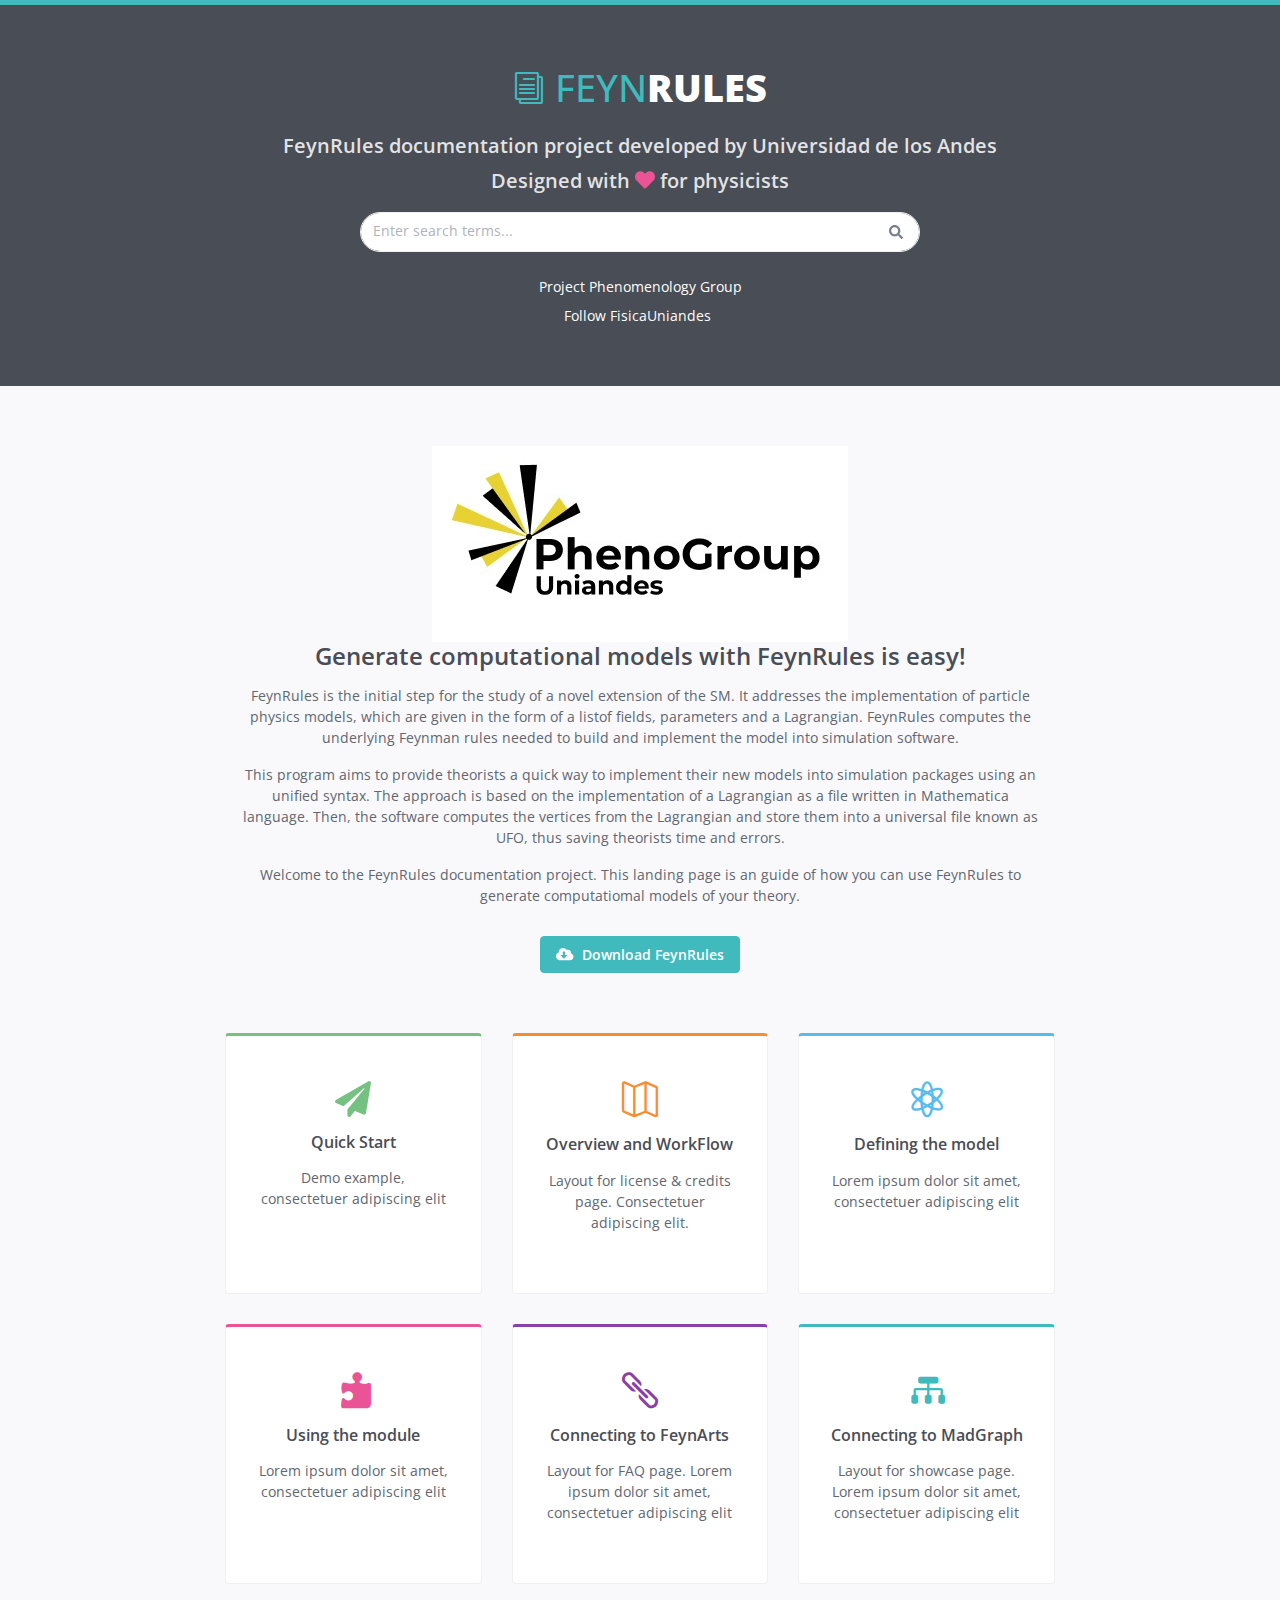
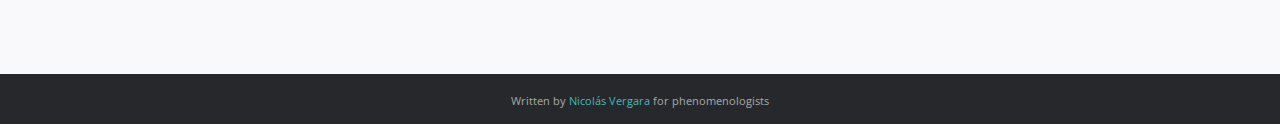
<file: index.html>
<!DOCTYPE html>
<html lang="en">
<head>
    <script type="text/javascript" src="http://latex.codecogs.com/latexit.js"></script>
    <title>Documentation project for FeynRules</title>
    <!-- Meta -->
    <meta charset="utf-8">
    <meta http-equiv="X-UA-Compatible" content="IE=edge">
    <meta name="viewport" content="width=device-width, initial-scale=1.0">
    <meta name="description" content="">
    <meta name="author" content="">
    <link rel="shortcut icon" href="favicon.ico">
    <link href='https://fonts.googleapis.com/css?family=Open+Sans:300italic,400italic,600italic,700italic,800italic,400,300,600,700,800' rel='stylesheet' type='text/css'>
    <!-- FontAwesome JS -->
    <script defer src="assets/fontawesome/js/all.js"></script>
    <!-- Global CSS -->
    <link rel="stylesheet" href="assets/plugins/bootstrap/css/bootstrap.min.css">
    <!-- Plugins CSS -->
    <link rel="stylesheet" href="assets/plugins/elegant_font/css/style.css">
    <!-- Theme CSS -->
    <link id="theme-style" rel="stylesheet" href="assets/css/styles.css">

</head>

<body class="landing-page">

	<!-- GITHUB BUTTON JS -->
    <script async defer src="https://buttons.github.io/buttons.js"></script>

    <!--FACEBOOK LIKE BUTTON JAVASCRIPT SDK-->
    <div id="fb-root"></div>
    <script async defer crossorigin="anonymous" src="https://connect.facebook.net/en_US/sdk.js#xfbml=1&version=v6.0&appId=994736563909741&autoLogAppEvents=1"></script>

    <div class="page-wrapper">

        <!-- ******Header****** -->
        <header class="header text-center">
            <div class="container">
                <div class="branding">
                    <h1 class="logo">
                        <span aria-hidden="true" class="icon_documents_alt icon"></span>
                        <span class="text-highlight">Feyn</span><span class="text-bold">Rules</span>
                    </h1>
                </div><!--//branding-->
                <div class="tagline">
                    <p>FeynRules documentation project developed by Universidad de los Andes</p>
                    <p>Designed with <i class="fas fa-heart"></i> for physicists</p>
                </div><!--//tagline-->

	             <div class="main-search-box pt-3 pb-4 d-inline-block">
	                 <form class="form-inline search-form justify-content-center" action="" method="get">

			            <input type="text" placeholder="Enter search terms..." name="search" class="form-control search-input">

			            <button type="submit" class="btn search-btn" value="Search"><i class="fas fa-search"></i></button>

			        </form>
	             </div>

                <div class="social-container">
	                <!-- Replace with your Github Button -->
	                <div class="github-btn mb-2">
						<a class="github-button" href="https://github.com/Phenomenology-group-uniandes" data-size="large" aria-label="Star xriley/PrettyDocs-Theme on GitHub">Project</a>
                        <a class="github-button" href="https://github.com/Phenomenology-group-uniandes" data-size="large" aria-label="Follow @xriley on GitHub">Phenomenology Group</a>
	                </div>
	                <!-- Replace with your Twitter Button -->
                    <div class="twitter-tweet">
                        <a href="https://twitter.com/FisicaUniandes?ref_src=twsrc%5Egoogle%7Ctwcamp%5Eserp%7Ctwgr%5Eauthor" class="twitter-follow-button" data-show-count="false">Follow FisicaUniandes</a><script async src="https://platform.twitter.com/widgets.js" charset="utf-8"></script>
                    </div><!--//tweet-->
                 </div><!--//social-container-->


            </div><!--//container-->
        </header><!--//header-->

        <section class="cards-section text-center">
            <div class="container">
                <img src="assets/images/logos/logo1.jpeg" alt="Research Group Logo">
                <h2 class="title">Generate computational models with FeynRules is easy!</h2>
                <div class="intro">
                    <p> FeynRules is the initial step for the study of a novel extension of the SM. It addresses the implementation of particle physics models, which are given in the form of a listof fields, parameters and a Lagrangian. FeynRules computes the underlying Feynman rules needed to build and implement the model into simulation software.</p>
                    <p> This program aims to provide theorists a quick way to implement their new models into simulation packages using an unified syntax. The approach is based on the implementation of a Lagrangian as a file written in Mathematica language. Then, the software computes the vertices from the Lagrangian and store them into a universal file known as UFO, thus saving theorists time and errors.</p>
                    <p>Welcome to the FeynRules documentation project. This landing page is an guide of how you can use FeynRules to generate computatiomal models of your theory.</p>
                    <div class="cta-container">
                        <a class="btn btn-primary btn-cta" href="https://feynrules.irmp.ucl.ac.be/" target="_blank"><i class="fas fa-cloud-download-alt"></i> Download FeynRules</a>
                    </div><!--//cta-container-->
                </div><!--//intro-->
                <div id="cards-wrapper" class="cards-wrapper row">
                    <div class="item item-green col-lg-4 col-6">
                        <div class="item-inner">
                            <div class="icon-holder">
                                <i class="icon fa fa-paper-plane"></i>
                            </div><!--//icon-holder-->
                            <h3 class="title">Quick Start</h3>
                            <p class="intro">Demo example, consectetuer adipiscing elit</p>
                            <a class="link" href="start.html"><span></span></a>
                        </div><!--//item-inner-->
                    </div><!--//item-->
                    <div class="item item-orange col-lg-4 col-6">
                        <div class="item-inner">
                            <div class="icon-holder">
                                <span aria-hidden="true" class="icon icon_map_alt"></span>
                            </div><!--//icon-holder-->
                            <h3 class="title">Overview and WorkFlow</h3>
                            <p class="intro">Layout for license &amp; credits page. Consectetuer adipiscing elit.</p>
                            <a class="link" href="license.html"><span></span></a>
                        </div><!--//item-inner-->
                    </div><!--//item-->

                    <div class="item item-blue col-lg-4 col-6">
                        <div class="item-inner">
                            <div class="icon-holder">
                                <span aria-hidden="true" class="icon icon_genius "></span>
                            </div><!--//icon-holder-->
                            <h3 class="title">Defining the model</h3>
                            <p class="intro">Lorem ipsum dolor sit amet, consectetuer adipiscing elit</p>
                            <a class="link" href="charts.html"><span></span></a>
                        </div><!--//item-inner-->
                    </div><!--//item-->
                    <div class="item item-pink item-2 col-lg-4 col-6">
                        <div class="item-inner">
                            <div class="icon-holder">
                                <span aria-hidden="true" class="icon icon_puzzle_alt"></span>
                            </div><!--//icon-holder-->
                            <h3 class="title">Using the module</h3>
                            <p class="intro">Lorem ipsum dolor sit amet, consectetuer adipiscing elit</p>
                            <a class="link" href="components.html"><span></span></a>
                        </div><!--//item-inner-->
                    </div><!--//item-->
                    <div class="item item-purple col-lg-4 col-6">
                        <div class="item-inner">
                            <div class="icon-holder">
                                <span aria-hidden="true" class="icon icon_link"></span>
                            </div><!--//icon-holder-->
                            <h3 class="title">Connecting to FeynArts</h3>
                            <p class="intro">Layout for FAQ page. Lorem ipsum dolor sit amet, consectetuer adipiscing elit</p>
                            <a class="link" href="faqs.html"><span></span></a>
                        </div><!--//item-inner-->
                    </div><!--//item-->
                    <div class="item item-primary col-lg-4 col-6">
                        <div class="item-inner">
                            <div class="icon-holder">
                                <span aria-hidden="true" class="icon icon_flowchart_alt"></span>
                            </div><!--//icon-holder-->
                            <h3 class="title">Connecting to MadGraph</h3>
                            <p class="intro">Layout for showcase page. Lorem ipsum dolor sit amet, consectetuer adipiscing elit </p>
                            <a class="link" href="showcase.html"><span></span></a>
                        </div><!--//item-inner-->
                    </div><!--//item-->
                </div><!--//cards-->

            </div><!--//container-->
        </section><!--//cards-section-->
    </div><!--//page-wrapper-->

    <footer class="footer text-center">
        <div class="container">
            <!--/* This template is free as long as you keep the footer attribution link. If you'd like to use the template without the attribution link, you can buy the commercial license via our website: themes.3rdwavemedia.com Thank you for your support. :) */-->
            <small class="copyright">Written by <a href="https://github.com/Switchfools" target="_blank">Nicolás Vergara</a> for phenomenologists</small>

        </div><!--//container-->
    </footer><!--//footer-->


    <!-- Main Javascript -->
    <script type="text/javascript" src="assets/plugins/jquery-3.4.1.min.js"></script>
    <script type="text/javascript" src="assets/plugins/bootstrap/js/bootstrap.min.js"></script>
    <script type="text/javascript" src="assets/plugins/stickyfill/dist/stickyfill.min.js"></script>
    <script type="text/javascript" src="assets/js/main.js"></script>

</body>
</html>
</file>
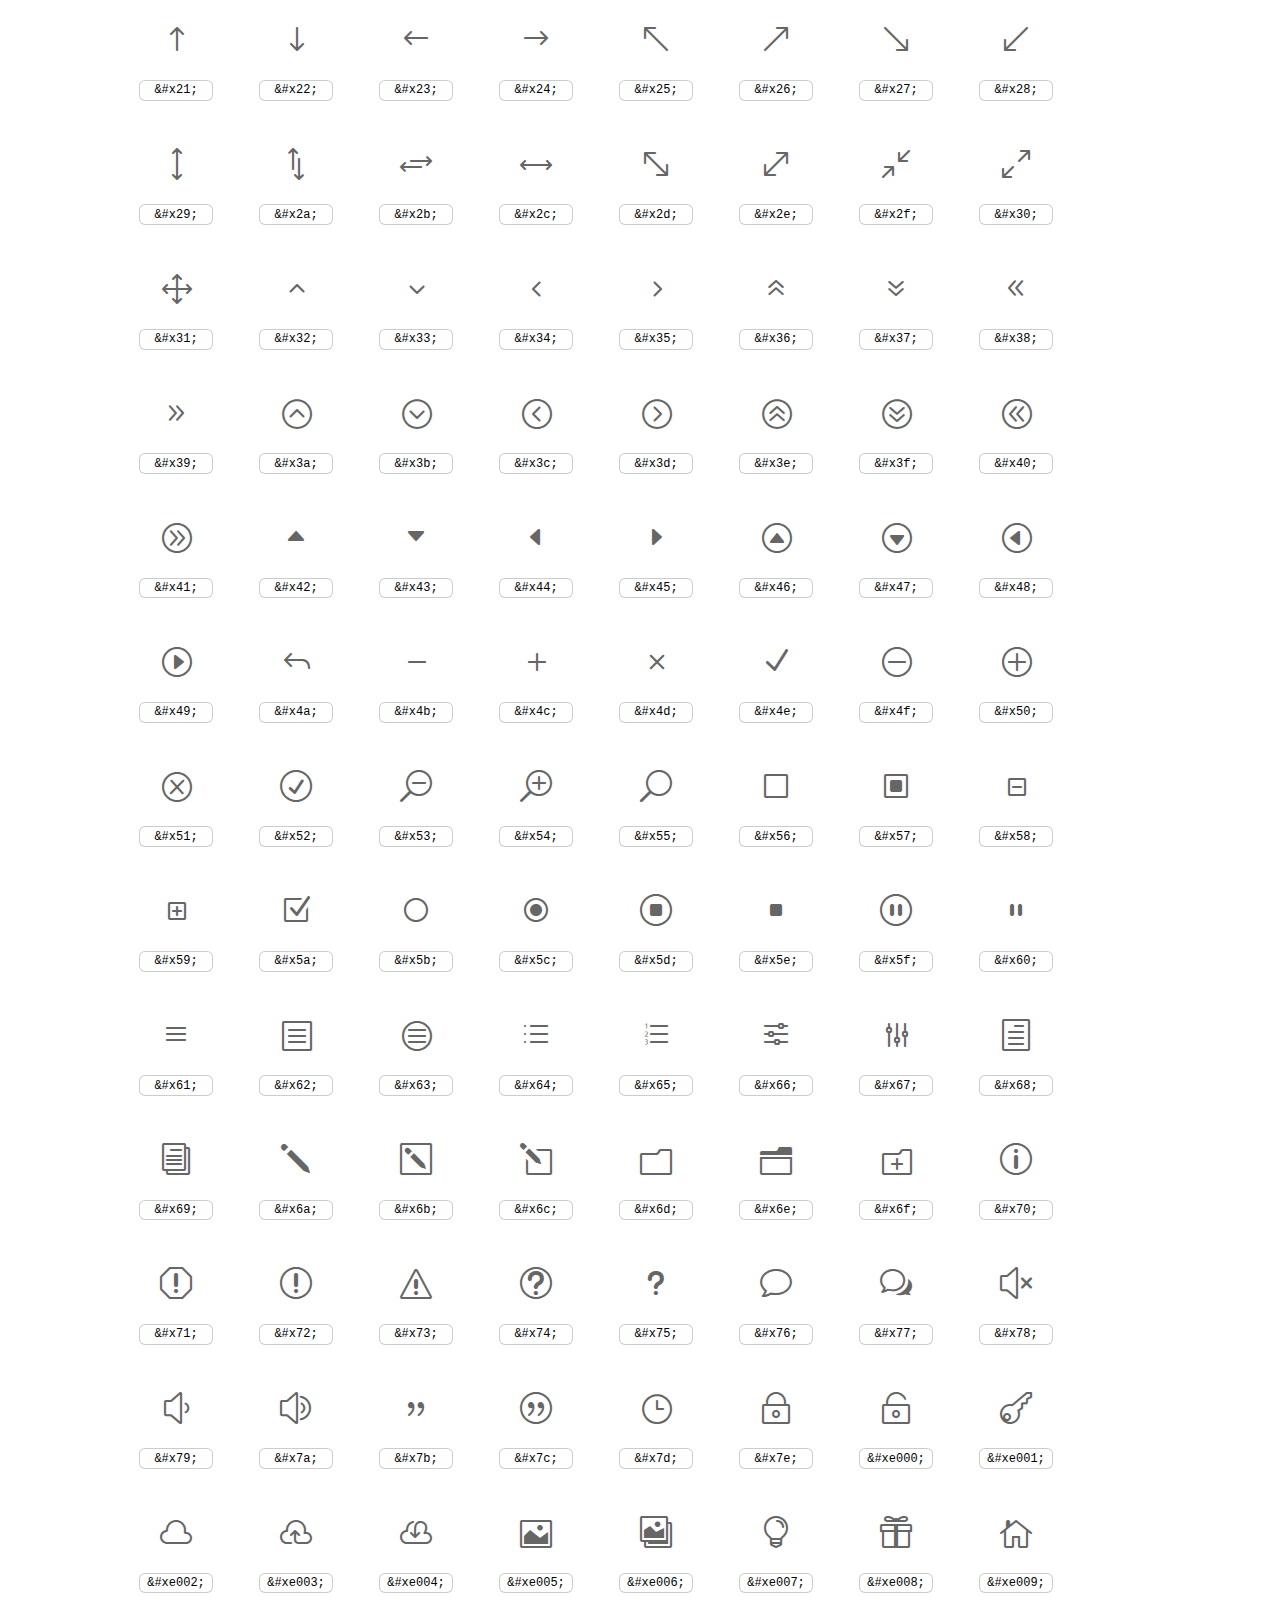
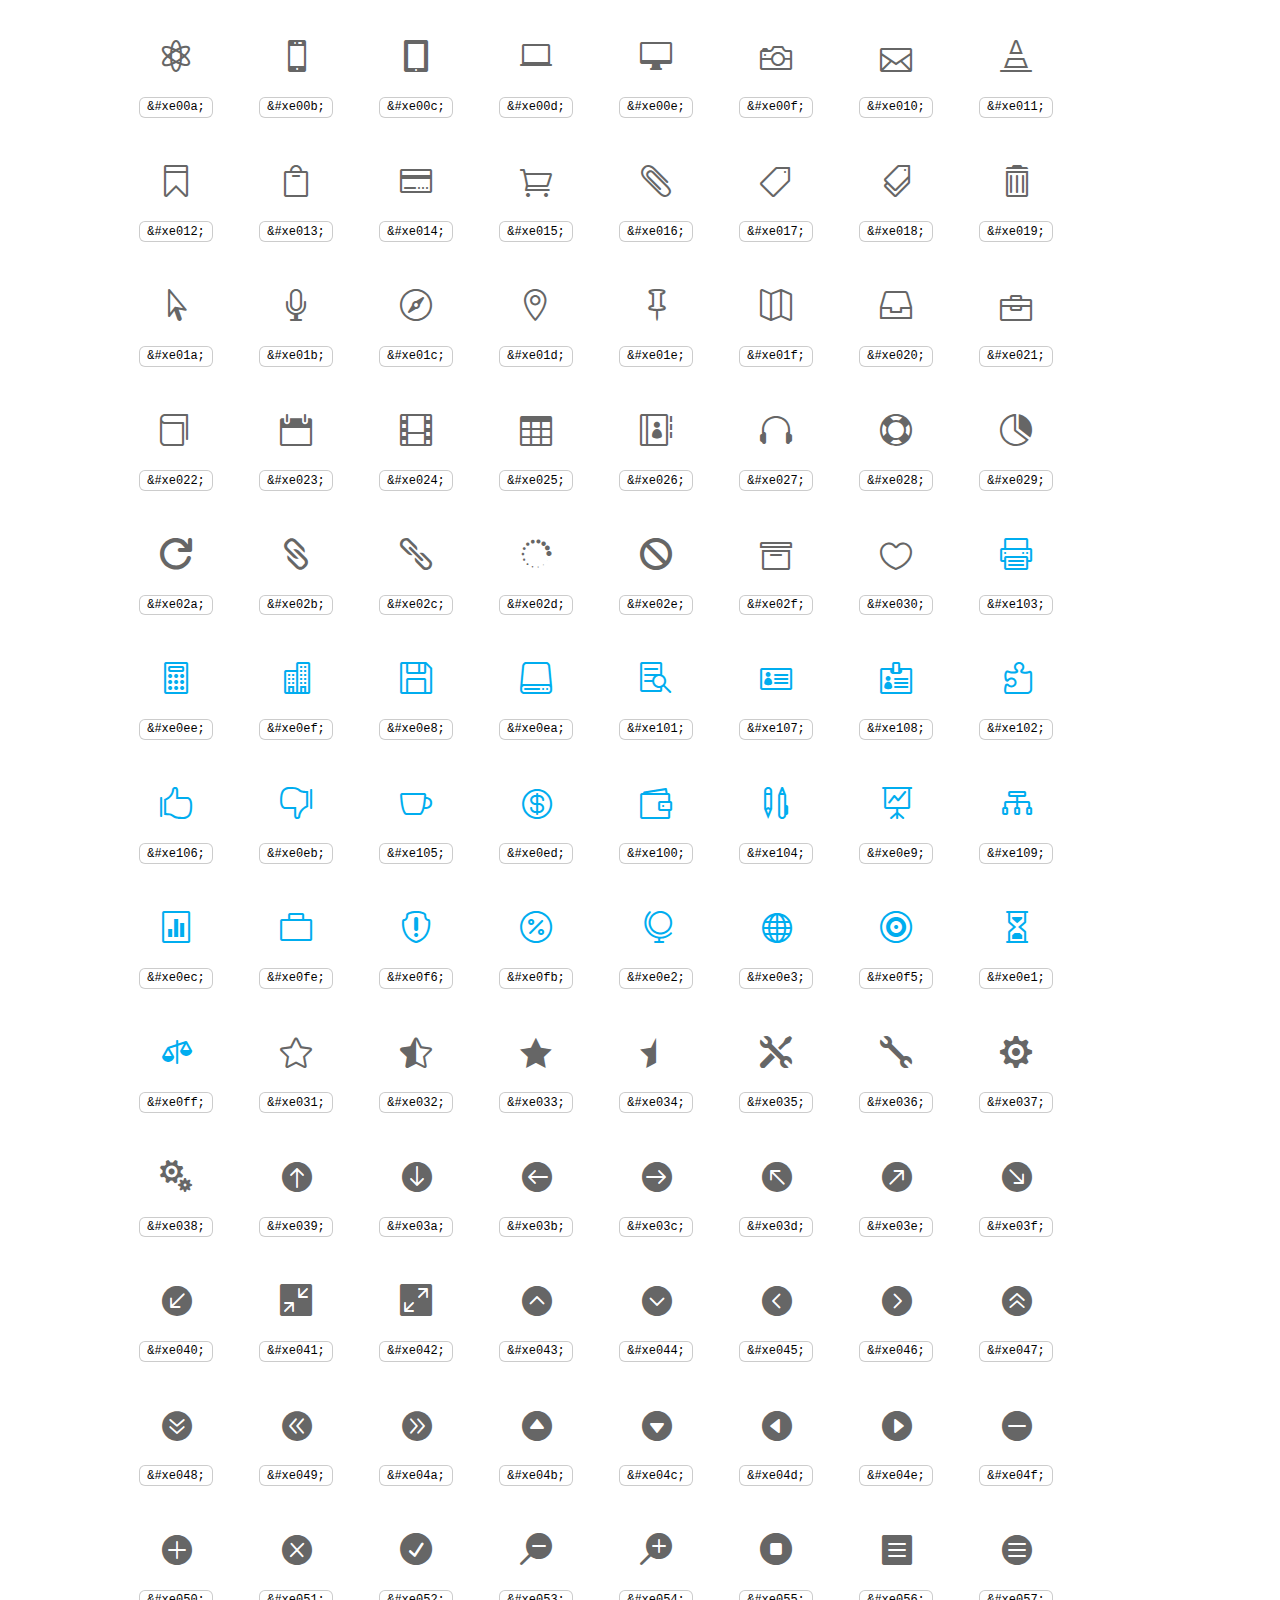
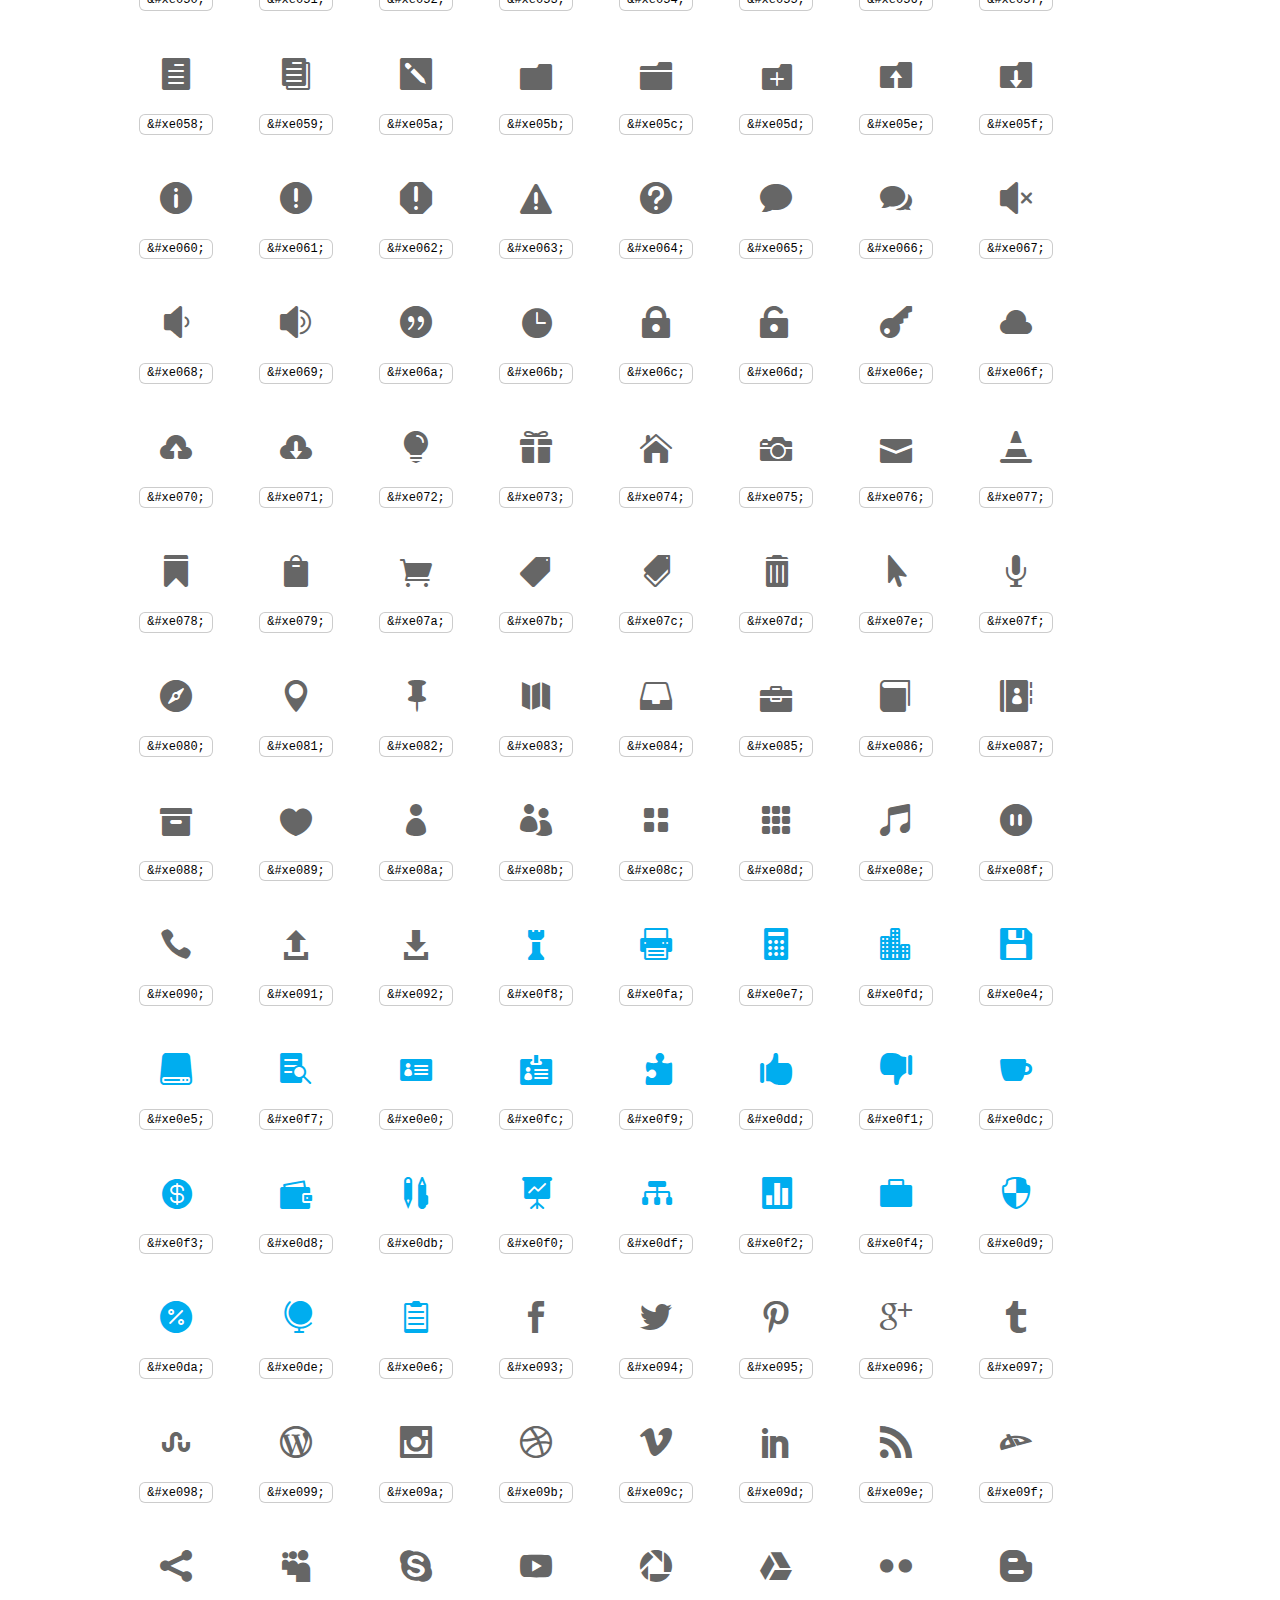
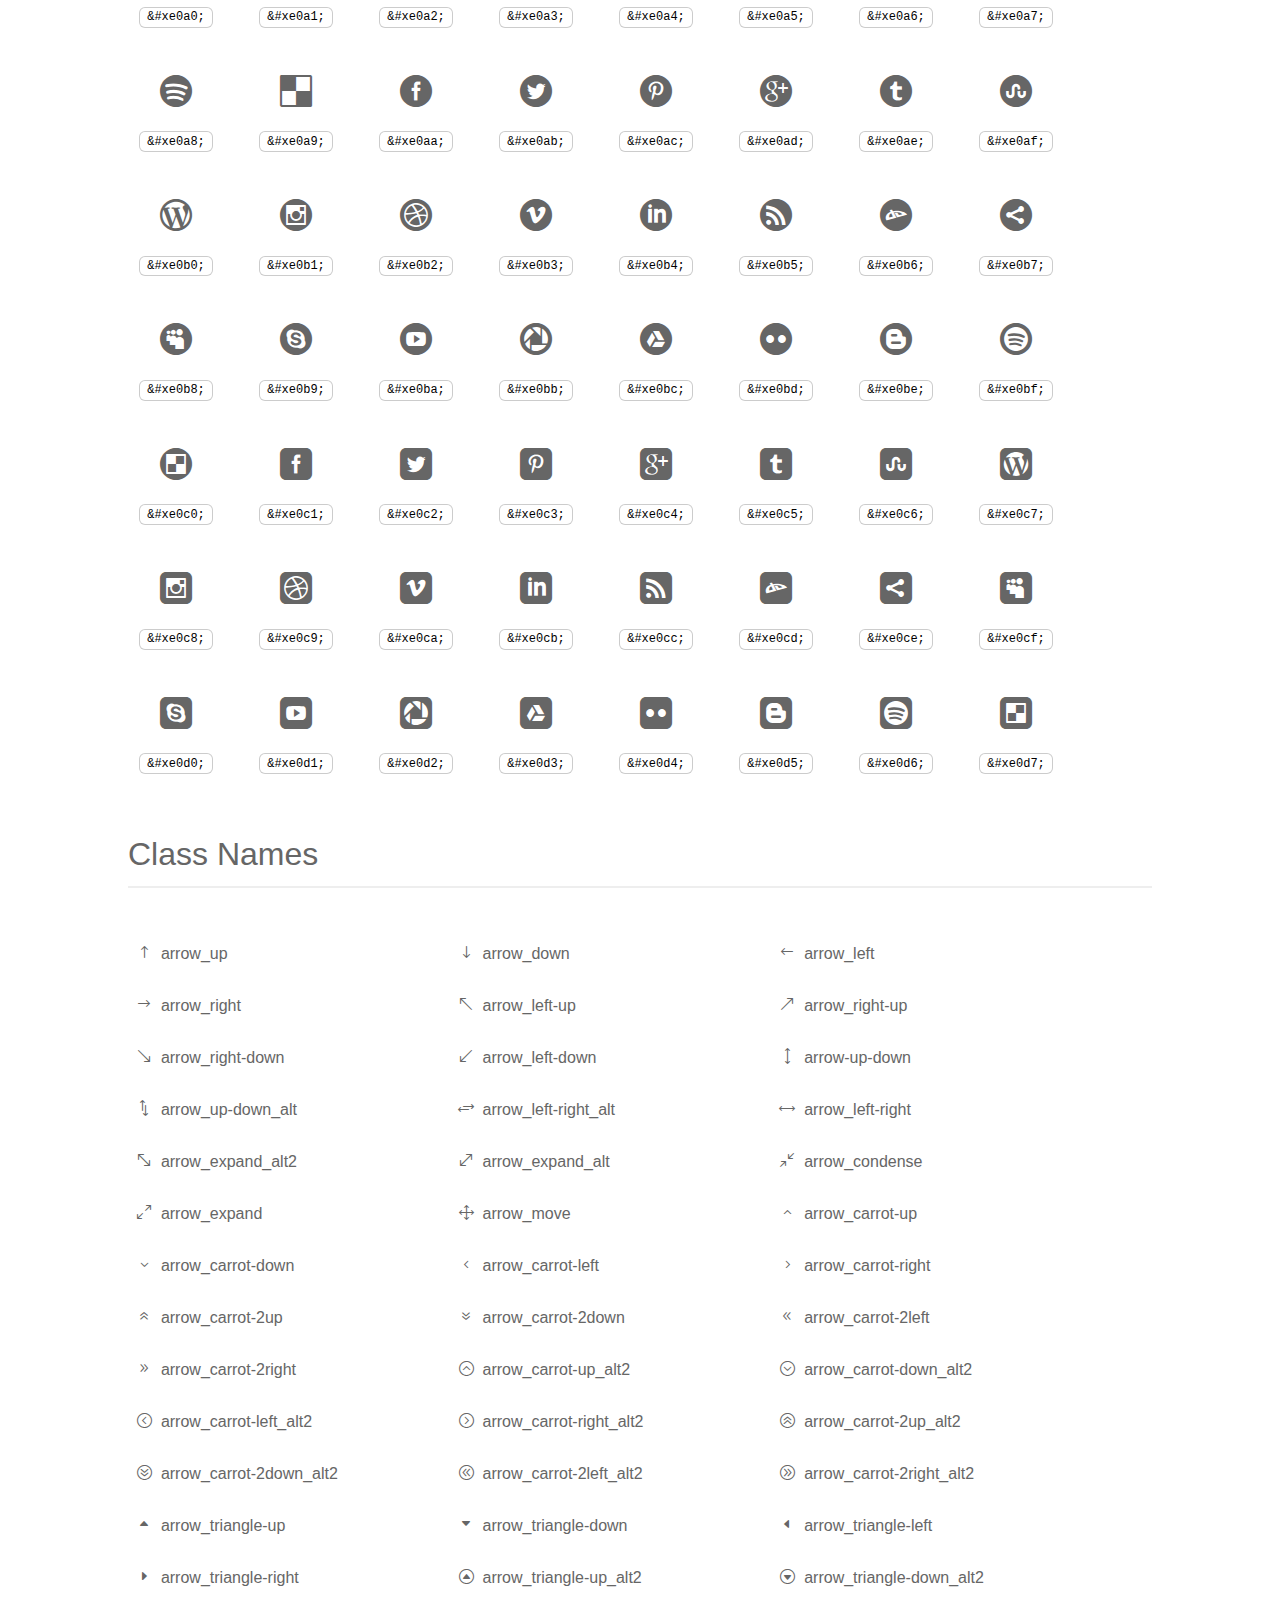
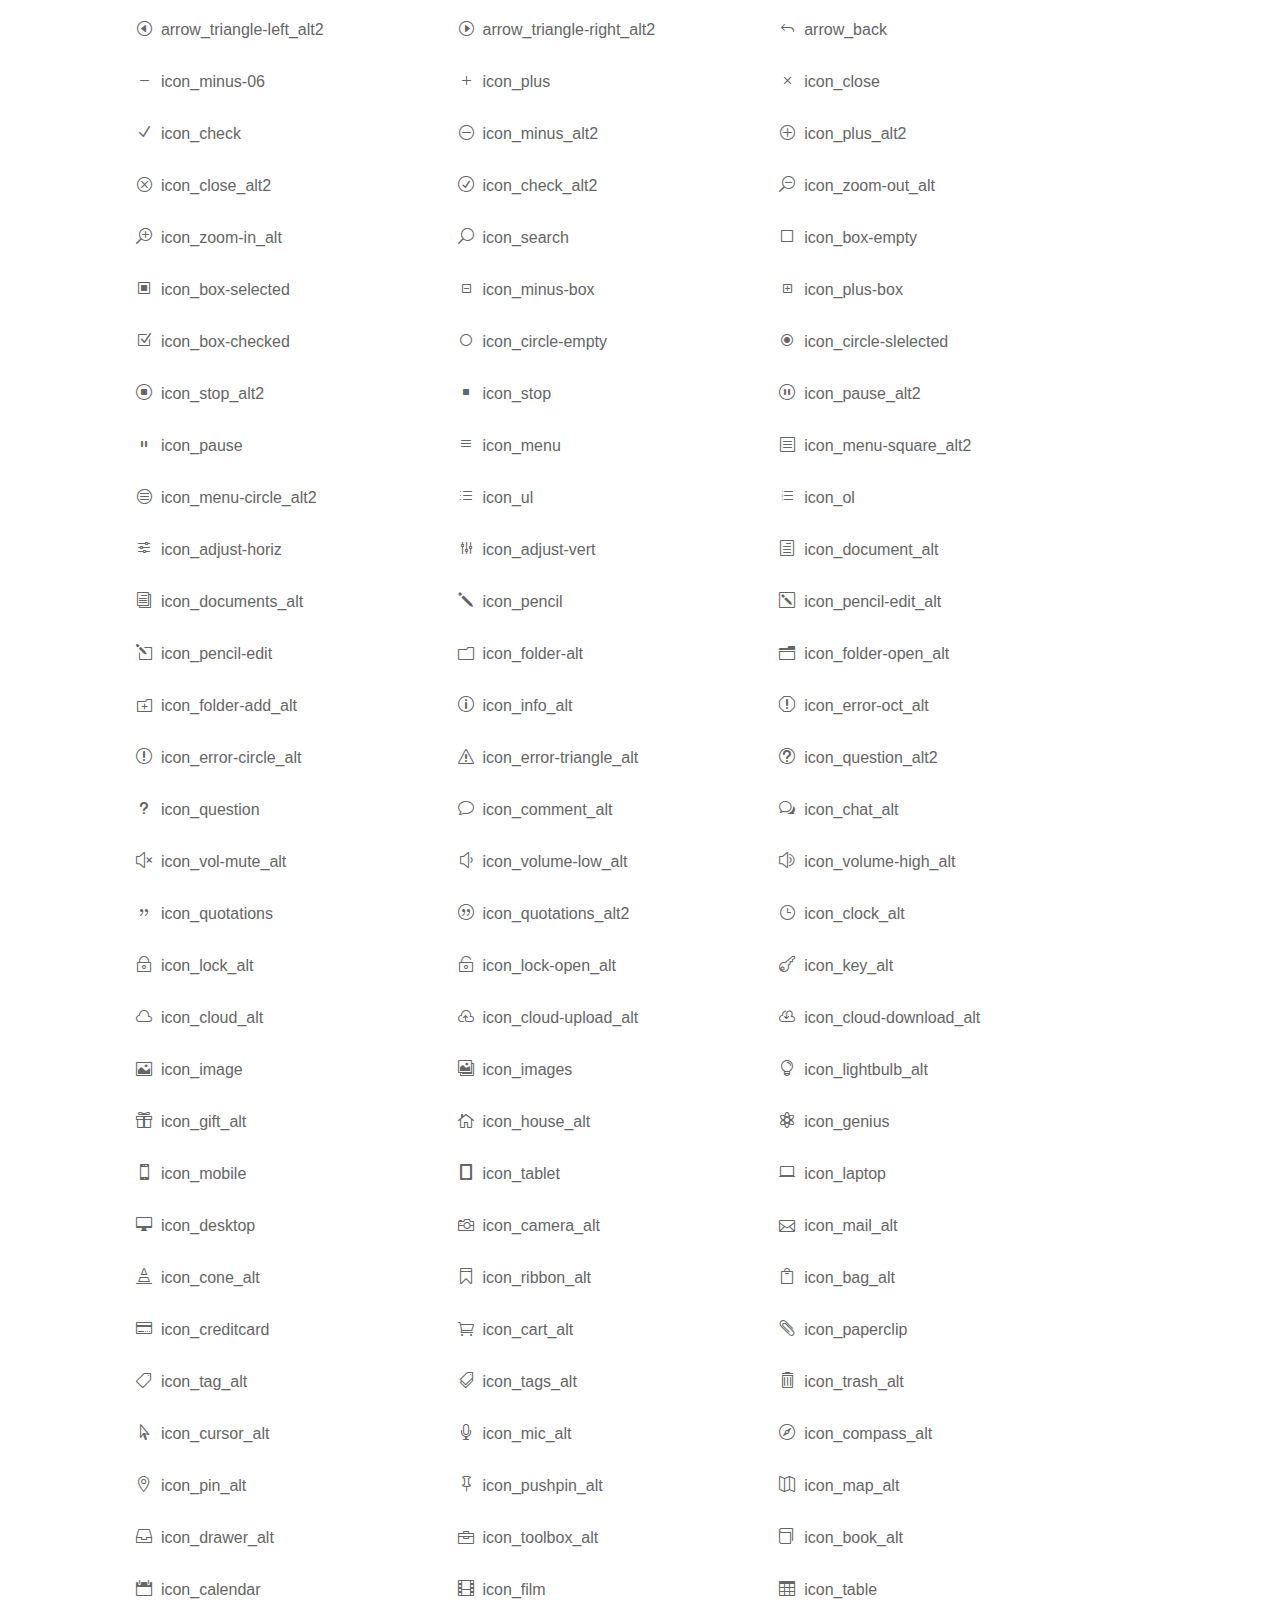
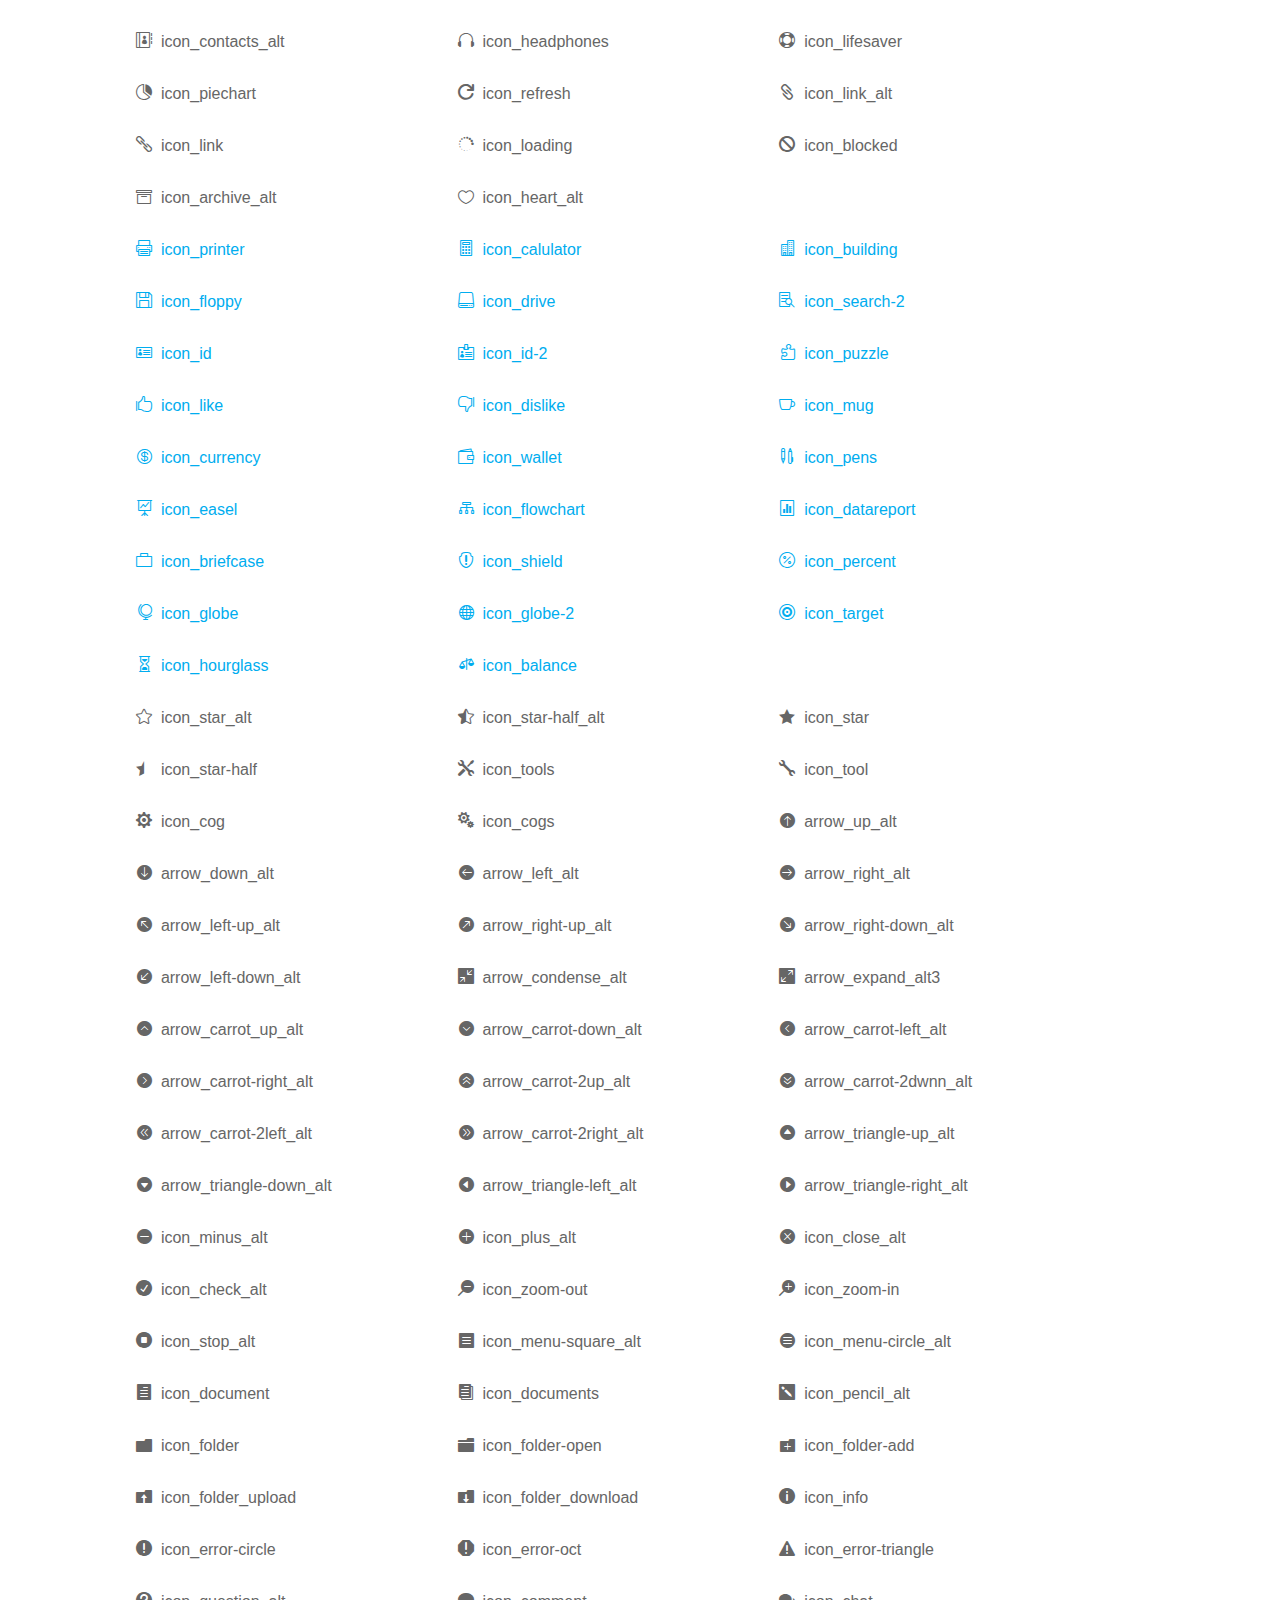
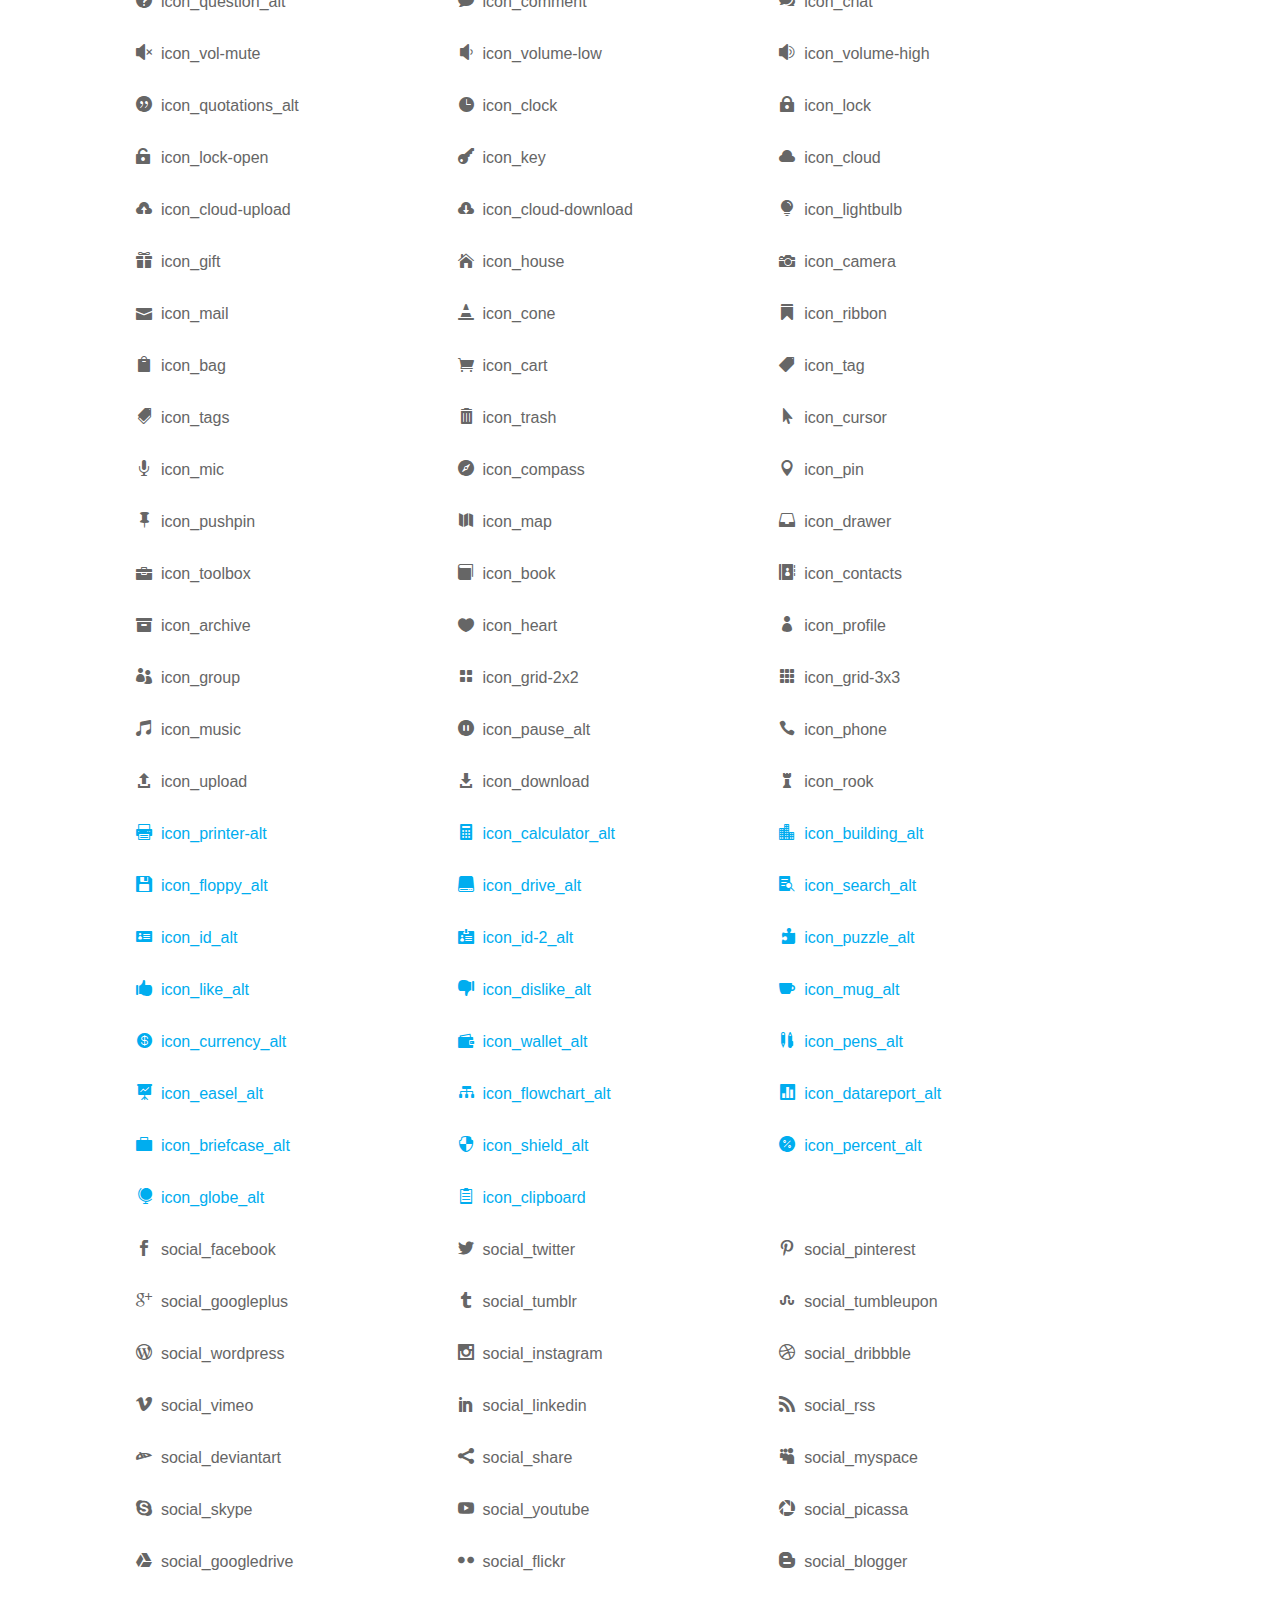
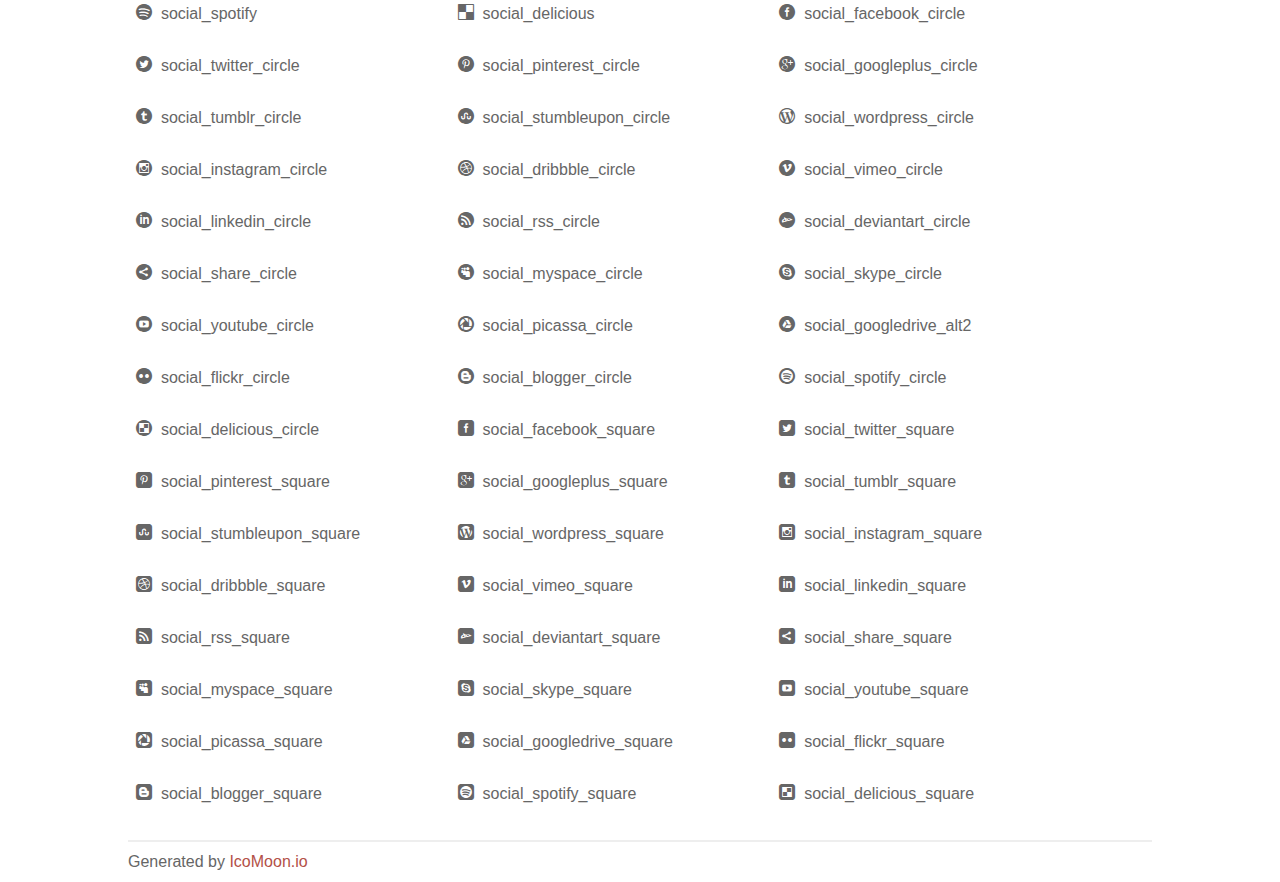
<file: assets/plugins/elegant_font/css/index.html>
<!doctype html>
<html>
<head>
<title>Your Font/Glyphs</title>
<link rel="stylesheet" href="style.css" />
<!--[if lte IE 7]><script src="lte-ie7.js"></script><![endif]-->
<style>
	section, header, footer {display: block;}
	body {
		font-family: sans-serif;
		color: #666;
		line-height: 1.5;
		font-size: 1em;
	}
	* {
		-moz-box-sizing: border-box;
		-webkit-box-sizing: border-box;
		box-sizing: border-box;
		margin: 0;
		padding: 0;
	}
	.glyph {
		float: left;
		text-align: center;
		padding: .75em;
		margin: .4em 1.5em .75em 0;
		width: 6em;
		text-shadow: none;
	}
	
	.glyph input {
		font-family: consolas, monospace;
		font-size: 12px;
		width: 100%;
		text-align: center;
		border: 0;
		box-shadow: 0 0 0 1px #ccc;
		padding: .2em;
                -moz-border-radius: 5px;
                -webkit-border-radius: 5px;
	}
	
	

	.new {
		color:#00adef !important;
	}

	
	.w-main {
		width: 80%;
	}
	.centered {
		margin-left: auto;
		margin-right: auto;
	}
	.fs1 {
		font-size: 2em;
	}
	header {
		margin: 2em 0;
		padding-bottom: .5em;
		color: #666;
		box-shadow: 0 2px #eee;
	}
	header h1 {
		font-size: 2em;
		font-weight: normal;
	}
	.clearfix:before, .clearfix:after { content: ""; display: table; }
	.clearfix:after, .clear { clear: both; }
	footer {
		margin-top: 2em;
		padding: .5em 0;
		box-shadow: 0 -2px #eee;
	}
	a, a:visited {
		color: #B35047;
		text-decoration: none;
	}
	a:hover, a:focus {color: #000;}
	
	.box1 {
		font-size: 16px;
		display: inline-block;
		width: 30%;
		padding: .25em .5em;
		margin: 20px 10px 0 0;
	}
</style>
</head>
<body>
	<div class="w-main centered">
	<section class="mtm clearfix" id="glyphs">
	<div class="glyph">
		<div class="fs1" aria-hidden="true" data-icon="&#x21;"></div>
		<input type="text" readonly value="&amp;#x21;" />
	</div>
	<div class="glyph">
		<div class="fs1" aria-hidden="true" data-icon="&#x22;"></div>
		<input type="text" readonly value="&amp;#x22;" />
	</div>
	<div class="glyph">
		<div class="fs1" aria-hidden="true" data-icon="&#x23;"></div>
		<input type="text" readonly value="&amp;#x23;" />
	</div>
	<div class="glyph">
		<div class="fs1" aria-hidden="true" data-icon="&#x24;"></div>
		<input type="text" readonly value="&amp;#x24;" />
	</div>
	<div class="glyph">
		<div class="fs1" aria-hidden="true" data-icon="&#x25;"></div>
		<input type="text" readonly value="&amp;#x25;" />
	</div>
	<div class="glyph">
		<div class="fs1" aria-hidden="true" data-icon="&#x26;"></div>
		<input type="text" readonly value="&amp;#x26;" />
	</div>
	<div class="glyph">
		<div class="fs1" aria-hidden="true" data-icon="&#x27;"></div>
		<input type="text" readonly value="&amp;#x27;" />
	</div>
	<div class="glyph">
		<div class="fs1" aria-hidden="true" data-icon="&#x28;"></div>
		<input type="text" readonly value="&amp;#x28;" />
	</div>
	<div class="glyph">
		<div class="fs1" aria-hidden="true" data-icon="&#x29;"></div>
		<input type="text" readonly value="&amp;#x29;" />
	</div>
	<div class="glyph">
		<div class="fs1" aria-hidden="true" data-icon="&#x2a;"></div>
		<input type="text" readonly value="&amp;#x2a;" />
	</div>
	<div class="glyph">
		<div class="fs1" aria-hidden="true" data-icon="&#x2b;"></div>
		<input type="text" readonly value="&amp;#x2b;" />
	</div>
	<div class="glyph">
		<div class="fs1" aria-hidden="true" data-icon="&#x2c;"></div>
		<input type="text" readonly value="&amp;#x2c;" />
	</div>
	<div class="glyph">
		<div class="fs1" aria-hidden="true" data-icon="&#x2d;"></div>
		<input type="text" readonly value="&amp;#x2d;" />
	</div>
	<div class="glyph">
		<div class="fs1" aria-hidden="true" data-icon="&#x2e;"></div>
		<input type="text" readonly value="&amp;#x2e;" />
	</div>
	<div class="glyph">
		<div class="fs1" aria-hidden="true" data-icon="&#x2f;"></div>
		<input type="text" readonly value="&amp;#x2f;" />
	</div>
	<div class="glyph">
		<div class="fs1" aria-hidden="true" data-icon="&#x30;"></div>
		<input type="text" readonly value="&amp;#x30;" />
	</div>
	<div class="glyph">
		<div class="fs1" aria-hidden="true" data-icon="&#x31;"></div>
		<input type="text" readonly value="&amp;#x31;" />
	</div>
	<div class="glyph">
		<div class="fs1" aria-hidden="true" data-icon="&#x32;"></div>
		<input type="text" readonly value="&amp;#x32;" />
	</div>
	<div class="glyph">
		<div class="fs1" aria-hidden="true" data-icon="&#x33;"></div>
		<input type="text" readonly value="&amp;#x33;" />
	</div>
	<div class="glyph">
		<div class="fs1" aria-hidden="true" data-icon="&#x34;"></div>
		<input type="text" readonly value="&amp;#x34;" />
	</div>
	<div class="glyph">
		<div class="fs1" aria-hidden="true" data-icon="&#x35;"></div>
		<input type="text" readonly value="&amp;#x35;" />
	</div>
	<div class="glyph">
		<div class="fs1" aria-hidden="true" data-icon="&#x36;"></div>
		<input type="text" readonly value="&amp;#x36;" />
	</div>
	<div class="glyph">
		<div class="fs1" aria-hidden="true" data-icon="&#x37;"></div>
		<input type="text" readonly value="&amp;#x37;" />
	</div>
	<div class="glyph">
		<div class="fs1" aria-hidden="true" data-icon="&#x38;"></div>
		<input type="text" readonly value="&amp;#x38;" />
	</div>
	<div class="glyph">
		<div class="fs1" aria-hidden="true" data-icon="&#x39;"></div>
		<input type="text" readonly value="&amp;#x39;" />
	</div>
	<div class="glyph">
		<div class="fs1" aria-hidden="true" data-icon="&#x3a;"></div>
		<input type="text" readonly value="&amp;#x3a;" />
	</div>
	<div class="glyph">
		<div class="fs1" aria-hidden="true" data-icon="&#x3b;"></div>
		<input type="text" readonly value="&amp;#x3b;" />
	</div>
	<div class="glyph">
		<div class="fs1" aria-hidden="true" data-icon="&#x3c;"></div>
		<input type="text" readonly value="&amp;#x3c;" />
	</div>
	<div class="glyph">
		<div class="fs1" aria-hidden="true" data-icon="&#x3d;"></div>
		<input type="text" readonly value="&amp;#x3d;" />
	</div>
	<div class="glyph">
		<div class="fs1" aria-hidden="true" data-icon="&#x3e;"></div>
		<input type="text" readonly value="&amp;#x3e;" />
	</div>
	<div class="glyph">
		<div class="fs1" aria-hidden="true" data-icon="&#x3f;"></div>
		<input type="text" readonly value="&amp;#x3f;" />
	</div>
	<div class="glyph">
		<div class="fs1" aria-hidden="true" data-icon="&#x40;"></div>
		<input type="text" readonly value="&amp;#x40;" />
	</div>
	<div class="glyph">
		<div class="fs1" aria-hidden="true" data-icon="&#x41;"></div>
		<input type="text" readonly value="&amp;#x41;" />
	</div>
	<div class="glyph">
		<div class="fs1" aria-hidden="true" data-icon="&#x42;"></div>
		<input type="text" readonly value="&amp;#x42;" />
	</div>
	<div class="glyph">
		<div class="fs1" aria-hidden="true" data-icon="&#x43;"></div>
		<input type="text" readonly value="&amp;#x43;" />
	</div>
	<div class="glyph">
		<div class="fs1" aria-hidden="true" data-icon="&#x44;"></div>
		<input type="text" readonly value="&amp;#x44;" />
	</div>
	<div class="glyph">
		<div class="fs1" aria-hidden="true" data-icon="&#x45;"></div>
		<input type="text" readonly value="&amp;#x45;" />
	</div>
	<div class="glyph">
		<div class="fs1" aria-hidden="true" data-icon="&#x46;"></div>
		<input type="text" readonly value="&amp;#x46;" />
	</div>
	<div class="glyph">
		<div class="fs1" aria-hidden="true" data-icon="&#x47;"></div>
		<input type="text" readonly value="&amp;#x47;" />
	</div>
	<div class="glyph">
		<div class="fs1" aria-hidden="true" data-icon="&#x48;"></div>
		<input type="text" readonly value="&amp;#x48;" />
	</div>
	<div class="glyph">
		<div class="fs1" aria-hidden="true" data-icon="&#x49;"></div>
		<input type="text" readonly value="&amp;#x49;" />
	</div>
	<div class="glyph">
		<div class="fs1" aria-hidden="true" data-icon="&#x4a;"></div>
		<input type="text" readonly value="&amp;#x4a;" />
	</div>
	<div class="glyph">
		<div class="fs1" aria-hidden="true" data-icon="&#x4b;"></div>
		<input type="text" readonly value="&amp;#x4b;" />
	</div>
	<div class="glyph">
		<div class="fs1" aria-hidden="true" data-icon="&#x4c;"></div>
		<input type="text" readonly value="&amp;#x4c;" />
	</div>
	<div class="glyph">
		<div class="fs1" aria-hidden="true" data-icon="&#x4d;"></div>
		<input type="text" readonly value="&amp;#x4d;" />
	</div>
	<div class="glyph">
		<div class="fs1" aria-hidden="true" data-icon="&#x4e;"></div>
		<input type="text" readonly value="&amp;#x4e;" />
	</div>
	<div class="glyph">
		<div class="fs1" aria-hidden="true" data-icon="&#x4f;"></div>
		<input type="text" readonly value="&amp;#x4f;" />
	</div>
	<div class="glyph">
		<div class="fs1" aria-hidden="true" data-icon="&#x50;"></div>
		<input type="text" readonly value="&amp;#x50;" />
	</div>
	<div class="glyph">
		<div class="fs1" aria-hidden="true" data-icon="&#x51;"></div>
		<input type="text" readonly value="&amp;#x51;" />
	</div>
	<div class="glyph">
		<div class="fs1" aria-hidden="true" data-icon="&#x52;"></div>
		<input type="text" readonly value="&amp;#x52;" />
	</div>
	<div class="glyph">
		<div class="fs1" aria-hidden="true" data-icon="&#x53;"></div>
		<input type="text" readonly value="&amp;#x53;" />
	</div>
	<div class="glyph">
		<div class="fs1" aria-hidden="true" data-icon="&#x54;"></div>
		<input type="text" readonly value="&amp;#x54;" />
	</div>
	<div class="glyph">
		<div class="fs1" aria-hidden="true" data-icon="&#x55;"></div>
		<input type="text" readonly value="&amp;#x55;" />
	</div>
	<div class="glyph">
		<div class="fs1" aria-hidden="true" data-icon="&#x56;"></div>
		<input type="text" readonly value="&amp;#x56;" />
	</div>
	<div class="glyph">
		<div class="fs1" aria-hidden="true" data-icon="&#x57;"></div>
		<input type="text" readonly value="&amp;#x57;" />
	</div>
	<div class="glyph">
		<div class="fs1" aria-hidden="true" data-icon="&#x58;"></div>
		<input type="text" readonly value="&amp;#x58;" />
	</div>
	<div class="glyph">
		<div class="fs1" aria-hidden="true" data-icon="&#x59;"></div>
		<input type="text" readonly value="&amp;#x59;" />
	</div>
	<div class="glyph">
		<div class="fs1" aria-hidden="true" data-icon="&#x5a;"></div>
		<input type="text" readonly value="&amp;#x5a;" />
	</div>
	<div class="glyph">
		<div class="fs1" aria-hidden="true" data-icon="&#x5b;"></div>
		<input type="text" readonly value="&amp;#x5b;" />
	</div>
	<div class="glyph">
		<div class="fs1" aria-hidden="true" data-icon="&#x5c;"></div>
		<input type="text" readonly value="&amp;#x5c;" />
	</div>
	<div class="glyph">
		<div class="fs1" aria-hidden="true" data-icon="&#x5d;"></div>
		<input type="text" readonly value="&amp;#x5d;" />
	</div>
	<div class="glyph">
		<div class="fs1" aria-hidden="true" data-icon="&#x5e;"></div>
		<input type="text" readonly value="&amp;#x5e;" />
	</div>
	<div class="glyph">
		<div class="fs1" aria-hidden="true" data-icon="&#x5f;"></div>
		<input type="text" readonly value="&amp;#x5f;" />
	</div>
	<div class="glyph">
		<div class="fs1" aria-hidden="true" data-icon="&#x60;"></div>
		<input type="text" readonly value="&amp;#x60;" />
	</div>
	<div class="glyph">
		<div class="fs1" aria-hidden="true" data-icon="&#x61;"></div>
		<input type="text" readonly value="&amp;#x61;" />
	</div>
	<div class="glyph">
		<div class="fs1" aria-hidden="true" data-icon="&#x62;"></div>
		<input type="text" readonly value="&amp;#x62;" />
	</div>
	<div class="glyph">
		<div class="fs1" aria-hidden="true" data-icon="&#x63;"></div>
		<input type="text" readonly value="&amp;#x63;" />
	</div>
	<div class="glyph">
		<div class="fs1" aria-hidden="true" data-icon="&#x64;"></div>
		<input type="text" readonly value="&amp;#x64;" />
	</div>
	<div class="glyph">
		<div class="fs1" aria-hidden="true" data-icon="&#x65;"></div>
		<input type="text" readonly value="&amp;#x65;" />
	</div>
	<div class="glyph">
		<div class="fs1" aria-hidden="true" data-icon="&#x66;"></div>
		<input type="text" readonly value="&amp;#x66;" />
	</div>
	<div class="glyph">
		<div class="fs1" aria-hidden="true" data-icon="&#x67;"></div>
		<input type="text" readonly value="&amp;#x67;" />
	</div>
	<div class="glyph">
		<div class="fs1" aria-hidden="true" data-icon="&#x68;"></div>
		<input type="text" readonly value="&amp;#x68;" />
	</div>
	<div class="glyph">
		<div class="fs1" aria-hidden="true" data-icon="&#x69;"></div>
		<input type="text" readonly value="&amp;#x69;" />
	</div>
	<div class="glyph">
		<div class="fs1" aria-hidden="true" data-icon="&#x6a;"></div>
		<input type="text" readonly value="&amp;#x6a;" />
	</div>
	<div class="glyph">
		<div class="fs1" aria-hidden="true" data-icon="&#x6b;"></div>
		<input type="text" readonly value="&amp;#x6b;" />
	</div>
	<div class="glyph">
		<div class="fs1" aria-hidden="true" data-icon="&#x6c;"></div>
		<input type="text" readonly value="&amp;#x6c;" />
	</div>
	<div class="glyph">
		<div class="fs1" aria-hidden="true" data-icon="&#x6d;"></div>
		<input type="text" readonly value="&amp;#x6d;" />
	</div>
	<div class="glyph">
		<div class="fs1" aria-hidden="true" data-icon="&#x6e;"></div>
		<input type="text" readonly value="&amp;#x6e;" />
	</div>
	<div class="glyph">
		<div class="fs1" aria-hidden="true" data-icon="&#x6f;"></div>
		<input type="text" readonly value="&amp;#x6f;" />
	</div>
	<div class="glyph">
		<div class="fs1" aria-hidden="true" data-icon="&#x70;"></div>
		<input type="text" readonly value="&amp;#x70;" />
	</div>
	<div class="glyph">
		<div class="fs1" aria-hidden="true" data-icon="&#x71;"></div>
		<input type="text" readonly value="&amp;#x71;" />
	</div>
	<div class="glyph">
		<div class="fs1" aria-hidden="true" data-icon="&#x72;"></div>
		<input type="text" readonly value="&amp;#x72;" />
	</div>
	<div class="glyph">
		<div class="fs1" aria-hidden="true" data-icon="&#x73;"></div>
		<input type="text" readonly value="&amp;#x73;" />
	</div>
	<div class="glyph">
		<div class="fs1" aria-hidden="true" data-icon="&#x74;"></div>
		<input type="text" readonly value="&amp;#x74;" />
	</div>
	<div class="glyph">
		<div class="fs1" aria-hidden="true" data-icon="&#x75;"></div>
		<input type="text" readonly value="&amp;#x75;" />
	</div>
	<div class="glyph">
		<div class="fs1" aria-hidden="true" data-icon="&#x76;"></div>
		<input type="text" readonly value="&amp;#x76;" />
	</div>
	<div class="glyph">
		<div class="fs1" aria-hidden="true" data-icon="&#x77;"></div>
		<input type="text" readonly value="&amp;#x77;" />
	</div>
	<div class="glyph">
		<div class="fs1" aria-hidden="true" data-icon="&#x78;"></div>
		<input type="text" readonly value="&amp;#x78;" />
	</div>
	<div class="glyph">
		<div class="fs1" aria-hidden="true" data-icon="&#x79;"></div>
		<input type="text" readonly value="&amp;#x79;" />
	</div>
	<div class="glyph">
		<div class="fs1" aria-hidden="true" data-icon="&#x7a;"></div>
		<input type="text" readonly value="&amp;#x7a;" />
	</div>
	<div class="glyph">
		<div class="fs1" aria-hidden="true" data-icon="&#x7b;"></div>
		<input type="text" readonly value="&amp;#x7b;" />
	</div>
	<div class="glyph">
		<div class="fs1" aria-hidden="true" data-icon="&#x7c;"></div>
		<input type="text" readonly value="&amp;#x7c;" />
	</div>
	<div class="glyph">
		<div class="fs1" aria-hidden="true" data-icon="&#x7d;"></div>
		<input type="text" readonly value="&amp;#x7d;" />
	</div>
	<div class="glyph">
		<div class="fs1" aria-hidden="true" data-icon="&#x7e;"></div>
		<input type="text" readonly value="&amp;#x7e;" />
	</div>
	<div class="glyph">
		<div class="fs1" aria-hidden="true" data-icon="&#xe000;"></div>
		<input type="text" readonly value="&amp;#xe000;" />
	</div>
	<div class="glyph">
		<div class="fs1" aria-hidden="true" data-icon="&#xe001;"></div>
		<input type="text" readonly value="&amp;#xe001;" />
	</div>
	<div class="glyph">
		<div class="fs1" aria-hidden="true" data-icon="&#xe002;"></div>
		<input type="text" readonly value="&amp;#xe002;" />
	</div>
	<div class="glyph">
		<div class="fs1" aria-hidden="true" data-icon="&#xe003;"></div>
		<input type="text" readonly value="&amp;#xe003;" />
	</div>
	<div class="glyph">
		<div class="fs1" aria-hidden="true" data-icon="&#xe004;"></div>
		<input type="text" readonly value="&amp;#xe004;" />
	</div>
	<div class="glyph">
		<div class="fs1" aria-hidden="true" data-icon="&#xe005;"></div>
		<input type="text" readonly value="&amp;#xe005;" />
	</div>
	<div class="glyph">
		<div class="fs1" aria-hidden="true" data-icon="&#xe006;"></div>
		<input type="text" readonly value="&amp;#xe006;" />
	</div>
	<div class="glyph">
		<div class="fs1" aria-hidden="true" data-icon="&#xe007;"></div>
		<input type="text" readonly value="&amp;#xe007;" />
	</div>
	<div class="glyph">
		<div class="fs1" aria-hidden="true" data-icon="&#xe008;"></div>
		<input type="text" readonly value="&amp;#xe008;" />
	</div>
	<div class="glyph">
		<div class="fs1" aria-hidden="true" data-icon="&#xe009;"></div>
		<input type="text" readonly value="&amp;#xe009;" />
	</div>
	<div class="glyph">
		<div class="fs1" aria-hidden="true" data-icon="&#xe00a;"></div>
		<input type="text" readonly value="&amp;#xe00a;" />
	</div>
	<div class="glyph">
		<div class="fs1" aria-hidden="true" data-icon="&#xe00b;"></div>
		<input type="text" readonly value="&amp;#xe00b;" />
	</div>
	<div class="glyph">
		<div class="fs1" aria-hidden="true" data-icon="&#xe00c;"></div>
		<input type="text" readonly value="&amp;#xe00c;" />
	</div>
	<div class="glyph">
		<div class="fs1" aria-hidden="true" data-icon="&#xe00d;"></div>
		<input type="text" readonly value="&amp;#xe00d;" />
	</div>
	<div class="glyph">
		<div class="fs1" aria-hidden="true" data-icon="&#xe00e;"></div>
		<input type="text" readonly value="&amp;#xe00e;" />
	</div>
	<div class="glyph">
		<div class="fs1" aria-hidden="true" data-icon="&#xe00f;"></div>
		<input type="text" readonly value="&amp;#xe00f;" />
	</div>
	<div class="glyph">
		<div class="fs1" aria-hidden="true" data-icon="&#xe010;"></div>
		<input type="text" readonly value="&amp;#xe010;" />
	</div>
	<div class="glyph">
		<div class="fs1" aria-hidden="true" data-icon="&#xe011;"></div>
		<input type="text" readonly value="&amp;#xe011;" />
	</div>
	<div class="glyph">
		<div class="fs1" aria-hidden="true" data-icon="&#xe012;"></div>
		<input type="text" readonly value="&amp;#xe012;" />
	</div>
	<div class="glyph">
		<div class="fs1" aria-hidden="true" data-icon="&#xe013;"></div>
		<input type="text" readonly value="&amp;#xe013;" />
	</div>
	<div class="glyph">
		<div class="fs1" aria-hidden="true" data-icon="&#xe014;"></div>
		<input type="text" readonly value="&amp;#xe014;" />
	</div>
	<div class="glyph">
		<div class="fs1" aria-hidden="true" data-icon="&#xe015;"></div>
		<input type="text" readonly value="&amp;#xe015;" />
	</div>
	<div class="glyph">
		<div class="fs1" aria-hidden="true" data-icon="&#xe016;"></div>
		<input type="text" readonly value="&amp;#xe016;" />
	</div>
	<div class="glyph">
		<div class="fs1" aria-hidden="true" data-icon="&#xe017;"></div>
		<input type="text" readonly value="&amp;#xe017;" />
	</div>
	<div class="glyph">
		<div class="fs1" aria-hidden="true" data-icon="&#xe018;"></div>
		<input type="text" readonly value="&amp;#xe018;" />
	</div>
	<div class="glyph">
		<div class="fs1" aria-hidden="true" data-icon="&#xe019;"></div>
		<input type="text" readonly value="&amp;#xe019;" />
	</div>
	<div class="glyph">
		<div class="fs1" aria-hidden="true" data-icon="&#xe01a;"></div>
		<input type="text" readonly value="&amp;#xe01a;" />
	</div>
	<div class="glyph">
		<div class="fs1" aria-hidden="true" data-icon="&#xe01b;"></div>
		<input type="text" readonly value="&amp;#xe01b;" />
	</div>
	<div class="glyph">
		<div class="fs1" aria-hidden="true" data-icon="&#xe01c;"></div>
		<input type="text" readonly value="&amp;#xe01c;" />
	</div>
	<div class="glyph">
		<div class="fs1" aria-hidden="true" data-icon="&#xe01d;"></div>
		<input type="text" readonly value="&amp;#xe01d;" />
	</div>
	<div class="glyph">
		<div class="fs1" aria-hidden="true" data-icon="&#xe01e;"></div>
		<input type="text" readonly value="&amp;#xe01e;" />
	</div>
	<div class="glyph">
		<div class="fs1" aria-hidden="true" data-icon="&#xe01f;"></div>
		<input type="text" readonly value="&amp;#xe01f;" />
	</div>
	<div class="glyph">
		<div class="fs1" aria-hidden="true" data-icon="&#xe020;"></div>
		<input type="text" readonly value="&amp;#xe020;" />
	</div>
	<div class="glyph">
		<div class="fs1" aria-hidden="true" data-icon="&#xe021;"></div>
		<input type="text" readonly value="&amp;#xe021;" />
	</div>
	<div class="glyph">
		<div class="fs1" aria-hidden="true" data-icon="&#xe022;"></div>
		<input type="text" readonly value="&amp;#xe022;" />
	</div>
	<div class="glyph">
		<div class="fs1" aria-hidden="true" data-icon="&#xe023;"></div>
		<input type="text" readonly value="&amp;#xe023;" />
	</div>
	<div class="glyph">
		<div class="fs1" aria-hidden="true" data-icon="&#xe024;"></div>
		<input type="text" readonly value="&amp;#xe024;" />
	</div>
	<div class="glyph">
		<div class="fs1" aria-hidden="true" data-icon="&#xe025;"></div>
		<input type="text" readonly value="&amp;#xe025;" />
	</div>
	<div class="glyph">
		<div class="fs1" aria-hidden="true" data-icon="&#xe026;"></div>
		<input type="text" readonly value="&amp;#xe026;" />
	</div>
	<div class="glyph">
		<div class="fs1" aria-hidden="true" data-icon="&#xe027;"></div>
		<input type="text" readonly value="&amp;#xe027;" />
	</div>
	<div class="glyph">
		<div class="fs1" aria-hidden="true" data-icon="&#xe028;"></div>
		<input type="text" readonly value="&amp;#xe028;" />
	</div>
	<div class="glyph">
		<div class="fs1" aria-hidden="true" data-icon="&#xe029;"></div>
		<input type="text" readonly value="&amp;#xe029;" />
	</div>
	<div class="glyph">
		<div class="fs1" aria-hidden="true" data-icon="&#xe02a;"></div>
		<input type="text" readonly value="&amp;#xe02a;" />
	</div>
	<div class="glyph">
		<div class="fs1" aria-hidden="true" data-icon="&#xe02b;"></div>
		<input type="text" readonly value="&amp;#xe02b;" />
	</div>
	<div class="glyph">
		<div class="fs1" aria-hidden="true" data-icon="&#xe02c;"></div>
		<input type="text" readonly value="&amp;#xe02c;" />
	</div>
	<div class="glyph">
		<div class="fs1" aria-hidden="true" data-icon="&#xe02d;"></div>
		<input type="text" readonly value="&amp;#xe02d;" />
	</div>
	<div class="glyph">
		<div class="fs1" aria-hidden="true" data-icon="&#xe02e;"></div>
		<input type="text" readonly value="&amp;#xe02e;" />
	</div>
	<div class="glyph">
		<div class="fs1" aria-hidden="true" data-icon="&#xe02f;"></div>
		<input type="text" readonly value="&amp;#xe02f;" />
	</div>
	<div class="glyph">
		<div class="fs1" aria-hidden="true" data-icon="&#xe030;"></div>
		<input type="text" readonly value="&amp;#xe030;" />
	</div>
    
    <div class="new">
    
    <div class="glyph">
		<div class="fs1" aria-hidden="true" data-icon="&#xe103;"></div>
		<input type="text" readonly value="&amp;#xe103;" />
	</div>
	<div class="glyph">
		<div class="fs1" aria-hidden="true" data-icon="&#xe0ee;"></div>
		<input type="text" readonly value="&amp;#xe0ee;" />
	</div>
	<div class="glyph">
		<div class="fs1" aria-hidden="true" data-icon="&#xe0ef;"></div>
		<input type="text" readonly value="&amp;#xe0ef;" />
	</div>
	<div class="glyph">
		<div class="fs1" aria-hidden="true" data-icon="&#xe0e8;"></div>
		<input type="text" readonly value="&amp;#xe0e8;" />
	</div>
	<div class="glyph">
		<div class="fs1" aria-hidden="true" data-icon="&#xe0ea;"></div>
		<input type="text" readonly value="&amp;#xe0ea;" />
	</div>
	<div class="glyph">
		<div class="fs1" aria-hidden="true" data-icon="&#xe101;"></div>
		<input type="text" readonly value="&amp;#xe101;" />
	</div>
	<div class="glyph">
		<div class="fs1" aria-hidden="true" data-icon="&#xe107;"></div>
		<input type="text" readonly value="&amp;#xe107;" />
	</div>
	<div class="glyph">
		<div class="fs1" aria-hidden="true" data-icon="&#xe108;"></div>
		<input type="text" readonly value="&amp;#xe108;" />
	</div>
	<div class="glyph">
		<div class="fs1" aria-hidden="true" data-icon="&#xe102;"></div>
		<input type="text" readonly value="&amp;#xe102;" />
	</div>
	<div class="glyph">
		<div class="fs1" aria-hidden="true" data-icon="&#xe106;"></div>
		<input type="text" readonly value="&amp;#xe106;" />
	</div>
	<div class="glyph">
		<div class="fs1" aria-hidden="true" data-icon="&#xe0eb;"></div>
		<input type="text" readonly value="&amp;#xe0eb;" />
	</div>
	<div class="glyph">
		<div class="fs1" aria-hidden="true" data-icon="&#xe105;"></div>
		<input type="text" readonly value="&amp;#xe105;" />
	</div>
	<div class="glyph">
		<div class="fs1" aria-hidden="true" data-icon="&#xe0ed;"></div>
		<input type="text" readonly value="&amp;#xe0ed;" />
	</div>
	<div class="glyph">
		<div class="fs1" aria-hidden="true" data-icon="&#xe100;"></div>
		<input type="text" readonly value="&amp;#xe100;" />
	</div>
	<div class="glyph">
		<div class="fs1" aria-hidden="true" data-icon="&#xe104;"></div>
		<input type="text" readonly value="&amp;#xe104;" />
	</div>
	<div class="glyph">
		<div class="fs1" aria-hidden="true" data-icon="&#xe0e9;"></div>
		<input type="text" readonly value="&amp;#xe0e9;" />
	</div>
	<div class="glyph">
		<div class="fs1" aria-hidden="true" data-icon="&#xe109;"></div>
		<input type="text" readonly value="&amp;#xe109;" />
	</div>
	<div class="glyph">
		<div class="fs1" aria-hidden="true" data-icon="&#xe0ec;"></div>
		<input type="text" readonly value="&amp;#xe0ec;" />
	</div>
	<div class="glyph">
		<div class="fs1" aria-hidden="true" data-icon="&#xe0fe;"></div>
		<input type="text" readonly value="&amp;#xe0fe;" />
	</div>
	<div class="glyph">
		<div class="fs1" aria-hidden="true" data-icon="&#xe0f6;"></div>
		<input type="text" readonly value="&amp;#xe0f6;" />
	</div>
	<div class="glyph">
		<div class="fs1" aria-hidden="true" data-icon="&#xe0fb;"></div>
		<input type="text" readonly value="&amp;#xe0fb;" />
	</div>
	<div class="glyph">
		<div class="fs1" aria-hidden="true" data-icon="&#xe0e2;"></div>
		<input type="text" readonly value="&amp;#xe0e2;" />
	</div>
	<div class="glyph">
		<div class="fs1" aria-hidden="true" data-icon="&#xe0e3;"></div>
		<input type="text" readonly value="&amp;#xe0e3;" />
	</div>
	<div class="glyph">
		<div class="fs1" aria-hidden="true" data-icon="&#xe0f5;"></div>
		<input type="text" readonly value="&amp;#xe0f5;" />
	</div>
	<div class="glyph">
		<div class="fs1" aria-hidden="true" data-icon="&#xe0e1;"></div>
		<input type="text" readonly value="&amp;#xe0e1;" />
	</div>
	<div class="glyph">
		<div class="fs1" aria-hidden="true" data-icon="&#xe0ff;"></div>
		<input type="text" readonly value="&amp;#xe0ff;" />
	</div>
    
    </div>
    
	<div class="glyph">
		<div class="fs1" aria-hidden="true" data-icon="&#xe031;"></div>
		<input type="text" readonly value="&amp;#xe031;" />
	</div>
	<div class="glyph">
		<div class="fs1" aria-hidden="true" data-icon="&#xe032;"></div>
		<input type="text" readonly value="&amp;#xe032;" />
	</div>
	<div class="glyph">
		<div class="fs1" aria-hidden="true" data-icon="&#xe033;"></div>
		<input type="text" readonly value="&amp;#xe033;" />
	</div>
	<div class="glyph">
		<div class="fs1" aria-hidden="true" data-icon="&#xe034;"></div>
		<input type="text" readonly value="&amp;#xe034;" />
	</div>
	<div class="glyph">
		<div class="fs1" aria-hidden="true" data-icon="&#xe035;"></div>
		<input type="text" readonly value="&amp;#xe035;" />
	</div>
	<div class="glyph">
		<div class="fs1" aria-hidden="true" data-icon="&#xe036;"></div>
		<input type="text" readonly value="&amp;#xe036;" />
	</div>
	<div class="glyph">
		<div class="fs1" aria-hidden="true" data-icon="&#xe037;"></div>
		<input type="text" readonly value="&amp;#xe037;" />
	</div>
	<div class="glyph">
		<div class="fs1" aria-hidden="true" data-icon="&#xe038;"></div>
		<input type="text" readonly value="&amp;#xe038;" />
	</div>
	<div class="glyph">
		<div class="fs1" aria-hidden="true" data-icon="&#xe039;"></div>
		<input type="text" readonly value="&amp;#xe039;" />
	</div>
	<div class="glyph">
		<div class="fs1" aria-hidden="true" data-icon="&#xe03a;"></div>
		<input type="text" readonly value="&amp;#xe03a;" />
	</div>
	<div class="glyph">
		<div class="fs1" aria-hidden="true" data-icon="&#xe03b;"></div>
		<input type="text" readonly value="&amp;#xe03b;" />
	</div>
	<div class="glyph">
		<div class="fs1" aria-hidden="true" data-icon="&#xe03c;"></div>
		<input type="text" readonly value="&amp;#xe03c;" />
	</div>
	<div class="glyph">
		<div class="fs1" aria-hidden="true" data-icon="&#xe03d;"></div>
		<input type="text" readonly value="&amp;#xe03d;" />
	</div>
	<div class="glyph">
		<div class="fs1" aria-hidden="true" data-icon="&#xe03e;"></div>
		<input type="text" readonly value="&amp;#xe03e;" />
	</div>
	<div class="glyph">
		<div class="fs1" aria-hidden="true" data-icon="&#xe03f;"></div>
		<input type="text" readonly value="&amp;#xe03f;" />
	</div>
	<div class="glyph">
		<div class="fs1" aria-hidden="true" data-icon="&#xe040;"></div>
		<input type="text" readonly value="&amp;#xe040;" />
	</div>
	<div class="glyph">
		<div class="fs1" aria-hidden="true" data-icon="&#xe041;"></div>
		<input type="text" readonly value="&amp;#xe041;" />
	</div>
	<div class="glyph">
		<div class="fs1" aria-hidden="true" data-icon="&#xe042;"></div>
		<input type="text" readonly value="&amp;#xe042;" />
	</div>
	<div class="glyph">
		<div class="fs1" aria-hidden="true" data-icon="&#xe043;"></div>
		<input type="text" readonly value="&amp;#xe043;" />
	</div>
	<div class="glyph">
		<div class="fs1" aria-hidden="true" data-icon="&#xe044;"></div>
		<input type="text" readonly value="&amp;#xe044;" />
	</div>
	<div class="glyph">
		<div class="fs1" aria-hidden="true" data-icon="&#xe045;"></div>
		<input type="text" readonly value="&amp;#xe045;" />
	</div>
	<div class="glyph">
		<div class="fs1" aria-hidden="true" data-icon="&#xe046;"></div>
		<input type="text" readonly value="&amp;#xe046;" />
	</div>
	<div class="glyph">
		<div class="fs1" aria-hidden="true" data-icon="&#xe047;"></div>
		<input type="text" readonly value="&amp;#xe047;" />
	</div>
	<div class="glyph">
		<div class="fs1" aria-hidden="true" data-icon="&#xe048;"></div>
		<input type="text" readonly value="&amp;#xe048;" />
	</div>
	<div class="glyph">
		<div class="fs1" aria-hidden="true" data-icon="&#xe049;"></div>
		<input type="text" readonly value="&amp;#xe049;" />
	</div>
	<div class="glyph">
		<div class="fs1" aria-hidden="true" data-icon="&#xe04a;"></div>
		<input type="text" readonly value="&amp;#xe04a;" />
	</div>
	<div class="glyph">
		<div class="fs1" aria-hidden="true" data-icon="&#xe04b;"></div>
		<input type="text" readonly value="&amp;#xe04b;" />
	</div>
	<div class="glyph">
		<div class="fs1" aria-hidden="true" data-icon="&#xe04c;"></div>
		<input type="text" readonly value="&amp;#xe04c;" />
	</div>
	<div class="glyph">
		<div class="fs1" aria-hidden="true" data-icon="&#xe04d;"></div>
		<input type="text" readonly value="&amp;#xe04d;" />
	</div>
	<div class="glyph">
		<div class="fs1" aria-hidden="true" data-icon="&#xe04e;"></div>
		<input type="text" readonly value="&amp;#xe04e;" />
	</div>
	<div class="glyph">
		<div class="fs1" aria-hidden="true" data-icon="&#xe04f;"></div>
		<input type="text" readonly value="&amp;#xe04f;" />
	</div>
	<div class="glyph">
		<div class="fs1" aria-hidden="true" data-icon="&#xe050;"></div>
		<input type="text" readonly value="&amp;#xe050;" />
	</div>
	<div class="glyph">
		<div class="fs1" aria-hidden="true" data-icon="&#xe051;"></div>
		<input type="text" readonly value="&amp;#xe051;" />
	</div>
	<div class="glyph">
		<div class="fs1" aria-hidden="true" data-icon="&#xe052;"></div>
		<input type="text" readonly value="&amp;#xe052;" />
	</div>
	<div class="glyph">
		<div class="fs1" aria-hidden="true" data-icon="&#xe053;"></div>
		<input type="text" readonly value="&amp;#xe053;" />
	</div>
	<div class="glyph">
		<div class="fs1" aria-hidden="true" data-icon="&#xe054;"></div>
		<input type="text" readonly value="&amp;#xe054;" />
	</div>
	<div class="glyph">
		<div class="fs1" aria-hidden="true" data-icon="&#xe055;"></div>
		<input type="text" readonly value="&amp;#xe055;" />
	</div>
	<div class="glyph">
		<div class="fs1" aria-hidden="true" data-icon="&#xe056;"></div>
		<input type="text" readonly value="&amp;#xe056;" />
	</div>
	<div class="glyph">
		<div class="fs1" aria-hidden="true" data-icon="&#xe057;"></div>
		<input type="text" readonly value="&amp;#xe057;" />
	</div>
	<div class="glyph">
		<div class="fs1" aria-hidden="true" data-icon="&#xe058;"></div>
		<input type="text" readonly value="&amp;#xe058;" />
	</div>
	<div class="glyph">
		<div class="fs1" aria-hidden="true" data-icon="&#xe059;"></div>
		<input type="text" readonly value="&amp;#xe059;" />
	</div>
	<div class="glyph">
		<div class="fs1" aria-hidden="true" data-icon="&#xe05a;"></div>
		<input type="text" readonly value="&amp;#xe05a;" />
	</div>
	<div class="glyph">
		<div class="fs1" aria-hidden="true" data-icon="&#xe05b;"></div>
		<input type="text" readonly value="&amp;#xe05b;" />
	</div>
	<div class="glyph">
		<div class="fs1" aria-hidden="true" data-icon="&#xe05c;"></div>
		<input type="text" readonly value="&amp;#xe05c;" />
	</div>
	<div class="glyph">
		<div class="fs1" aria-hidden="true" data-icon="&#xe05d;"></div>
		<input type="text" readonly value="&amp;#xe05d;" />
	</div>
	<div class="glyph">
		<div class="fs1" aria-hidden="true" data-icon="&#xe05e;"></div>
		<input type="text" readonly value="&amp;#xe05e;" />
	</div>
	<div class="glyph">
		<div class="fs1" aria-hidden="true" data-icon="&#xe05f;"></div>
		<input type="text" readonly value="&amp;#xe05f;" />
	</div>
	<div class="glyph">
		<div class="fs1" aria-hidden="true" data-icon="&#xe060;"></div>
		<input type="text" readonly value="&amp;#xe060;" />
	</div>
	<div class="glyph">
		<div class="fs1" aria-hidden="true" data-icon="&#xe061;"></div>
		<input type="text" readonly value="&amp;#xe061;" />
	</div>
	<div class="glyph">
		<div class="fs1" aria-hidden="true" data-icon="&#xe062;"></div>
		<input type="text" readonly value="&amp;#xe062;" />
	</div>
	<div class="glyph">
		<div class="fs1" aria-hidden="true" data-icon="&#xe063;"></div>
		<input type="text" readonly value="&amp;#xe063;" />
	</div>
	<div class="glyph">
		<div class="fs1" aria-hidden="true" data-icon="&#xe064;"></div>
		<input type="text" readonly value="&amp;#xe064;" />
	</div>
	<div class="glyph">
		<div class="fs1" aria-hidden="true" data-icon="&#xe065;"></div>
		<input type="text" readonly value="&amp;#xe065;" />
	</div>
	<div class="glyph">
		<div class="fs1" aria-hidden="true" data-icon="&#xe066;"></div>
		<input type="text" readonly value="&amp;#xe066;" />
	</div>
	<div class="glyph">
		<div class="fs1" aria-hidden="true" data-icon="&#xe067;"></div>
		<input type="text" readonly value="&amp;#xe067;" />
	</div>
	<div class="glyph">
		<div class="fs1" aria-hidden="true" data-icon="&#xe068;"></div>
		<input type="text" readonly value="&amp;#xe068;" />
	</div>
	<div class="glyph">
		<div class="fs1" aria-hidden="true" data-icon="&#xe069;"></div>
		<input type="text" readonly value="&amp;#xe069;" />
	</div>
	<div class="glyph">
		<div class="fs1" aria-hidden="true" data-icon="&#xe06a;"></div>
		<input type="text" readonly value="&amp;#xe06a;" />
	</div>
	<div class="glyph">
		<div class="fs1" aria-hidden="true" data-icon="&#xe06b;"></div>
		<input type="text" readonly value="&amp;#xe06b;" />
	</div>
	<div class="glyph">
		<div class="fs1" aria-hidden="true" data-icon="&#xe06c;"></div>
		<input type="text" readonly value="&amp;#xe06c;" />
	</div>
	<div class="glyph">
		<div class="fs1" aria-hidden="true" data-icon="&#xe06d;"></div>
		<input type="text" readonly value="&amp;#xe06d;" />
	</div>
	<div class="glyph">
		<div class="fs1" aria-hidden="true" data-icon="&#xe06e;"></div>
		<input type="text" readonly value="&amp;#xe06e;" />
	</div>
	<div class="glyph">
		<div class="fs1" aria-hidden="true" data-icon="&#xe06f;"></div>
		<input type="text" readonly value="&amp;#xe06f;" />
	</div>
	<div class="glyph">
		<div class="fs1" aria-hidden="true" data-icon="&#xe070;"></div>
		<input type="text" readonly value="&amp;#xe070;" />
	</div>
	<div class="glyph">
		<div class="fs1" aria-hidden="true" data-icon="&#xe071;"></div>
		<input type="text" readonly value="&amp;#xe071;" />
	</div>
	<div class="glyph">
		<div class="fs1" aria-hidden="true" data-icon="&#xe072;"></div>
		<input type="text" readonly value="&amp;#xe072;" />
	</div>
	<div class="glyph">
		<div class="fs1" aria-hidden="true" data-icon="&#xe073;"></div>
		<input type="text" readonly value="&amp;#xe073;" />
	</div>
	<div class="glyph">
		<div class="fs1" aria-hidden="true" data-icon="&#xe074;"></div>
		<input type="text" readonly value="&amp;#xe074;" />
	</div>
	<div class="glyph">
		<div class="fs1" aria-hidden="true" data-icon="&#xe075;"></div>
		<input type="text" readonly value="&amp;#xe075;" />
	</div>
	<div class="glyph">
		<div class="fs1" aria-hidden="true" data-icon="&#xe076;"></div>
		<input type="text" readonly value="&amp;#xe076;" />
	</div>
	<div class="glyph">
		<div class="fs1" aria-hidden="true" data-icon="&#xe077;"></div>
		<input type="text" readonly value="&amp;#xe077;" />
	</div>
	<div class="glyph">
		<div class="fs1" aria-hidden="true" data-icon="&#xe078;"></div>
		<input type="text" readonly value="&amp;#xe078;" />
	</div>
	<div class="glyph">
		<div class="fs1" aria-hidden="true" data-icon="&#xe079;"></div>
		<input type="text" readonly value="&amp;#xe079;" />
	</div>
	<div class="glyph">
		<div class="fs1" aria-hidden="true" data-icon="&#xe07a;"></div>
		<input type="text" readonly value="&amp;#xe07a;" />
	</div>
	<div class="glyph">
		<div class="fs1" aria-hidden="true" data-icon="&#xe07b;"></div>
		<input type="text" readonly value="&amp;#xe07b;" />
	</div>
	<div class="glyph">
		<div class="fs1" aria-hidden="true" data-icon="&#xe07c;"></div>
		<input type="text" readonly value="&amp;#xe07c;" />
	</div>
	<div class="glyph">
		<div class="fs1" aria-hidden="true" data-icon="&#xe07d;"></div>
		<input type="text" readonly value="&amp;#xe07d;" />
	</div>
	<div class="glyph">
		<div class="fs1" aria-hidden="true" data-icon="&#xe07e;"></div>
		<input type="text" readonly value="&amp;#xe07e;" />
	</div>
	<div class="glyph">
		<div class="fs1" aria-hidden="true" data-icon="&#xe07f;"></div>
		<input type="text" readonly value="&amp;#xe07f;" />
	</div>
	<div class="glyph">
		<div class="fs1" aria-hidden="true" data-icon="&#xe080;"></div>
		<input type="text" readonly value="&amp;#xe080;" />
	</div>
	<div class="glyph">
		<div class="fs1" aria-hidden="true" data-icon="&#xe081;"></div>
		<input type="text" readonly value="&amp;#xe081;" />
	</div>
	<div class="glyph">
		<div class="fs1" aria-hidden="true" data-icon="&#xe082;"></div>
		<input type="text" readonly value="&amp;#xe082;" />
	</div>
	<div class="glyph">
		<div class="fs1" aria-hidden="true" data-icon="&#xe083;"></div>
		<input type="text" readonly value="&amp;#xe083;" />
	</div>
	<div class="glyph">
		<div class="fs1" aria-hidden="true" data-icon="&#xe084;"></div>
		<input type="text" readonly value="&amp;#xe084;" />
	</div>
	<div class="glyph">
		<div class="fs1" aria-hidden="true" data-icon="&#xe085;"></div>
		<input type="text" readonly value="&amp;#xe085;" />
	</div>
	<div class="glyph">
		<div class="fs1" aria-hidden="true" data-icon="&#xe086;"></div>
		<input type="text" readonly value="&amp;#xe086;" />
	</div>
	<div class="glyph">
		<div class="fs1" aria-hidden="true" data-icon="&#xe087;"></div>
		<input type="text" readonly value="&amp;#xe087;" />
	</div>
	<div class="glyph">
		<div class="fs1" aria-hidden="true" data-icon="&#xe088;"></div>
		<input type="text" readonly value="&amp;#xe088;" />
	</div>
	<div class="glyph">
		<div class="fs1" aria-hidden="true" data-icon="&#xe089;"></div>
		<input type="text" readonly value="&amp;#xe089;" />
	</div>
	<div class="glyph">
		<div class="fs1" aria-hidden="true" data-icon="&#xe08a;"></div>
		<input type="text" readonly value="&amp;#xe08a;" />
	</div>
	<div class="glyph">
		<div class="fs1" aria-hidden="true" data-icon="&#xe08b;"></div>
		<input type="text" readonly value="&amp;#xe08b;" />
	</div>
	<div class="glyph">
		<div class="fs1" aria-hidden="true" data-icon="&#xe08c;"></div>
		<input type="text" readonly value="&amp;#xe08c;" />
	</div>
	<div class="glyph">
		<div class="fs1" aria-hidden="true" data-icon="&#xe08d;"></div>
		<input type="text" readonly value="&amp;#xe08d;" />
	</div>
	<div class="glyph">
		<div class="fs1" aria-hidden="true" data-icon="&#xe08e;"></div>
		<input type="text" readonly value="&amp;#xe08e;" />
	</div>
	<div class="glyph">
		<div class="fs1" aria-hidden="true" data-icon="&#xe08f;"></div>
		<input type="text" readonly value="&amp;#xe08f;" />
	</div>
	<div class="glyph">
		<div class="fs1" aria-hidden="true" data-icon="&#xe090;"></div>
		<input type="text" readonly value="&amp;#xe090;" />
	</div>
	<div class="glyph">
		<div class="fs1" aria-hidden="true" data-icon="&#xe091;"></div>
		<input type="text" readonly value="&amp;#xe091;" />
	</div>
	<div class="glyph">
		<div class="fs1" aria-hidden="true" data-icon="&#xe092;"></div>
		<input type="text" readonly value="&amp;#xe092;" />
	</div>
    
    <div class="new">
    
    <div class="glyph">
		<div class="fs1" aria-hidden="true" data-icon="&#xe0f8;"></div>
		<input type="text" readonly value="&amp;#xe0f8;" />
	</div>
	<div class="glyph">
		<div class="fs1" aria-hidden="true" data-icon="&#xe0fa;"></div>
		<input type="text" readonly value="&amp;#xe0fa;" />
	</div>
	<div class="glyph">
		<div class="fs1" aria-hidden="true" data-icon="&#xe0e7;"></div>
		<input type="text" readonly value="&amp;#xe0e7;" />
	</div>
	<div class="glyph">
		<div class="fs1" aria-hidden="true" data-icon="&#xe0fd;"></div>
		<input type="text" readonly value="&amp;#xe0fd;" />
	</div>
	<div class="glyph">
		<div class="fs1" aria-hidden="true" data-icon="&#xe0e4;"></div>
		<input type="text" readonly value="&amp;#xe0e4;" />
	</div>
	<div class="glyph">
		<div class="fs1" aria-hidden="true" data-icon="&#xe0e5;"></div>
		<input type="text" readonly value="&amp;#xe0e5;" />
	</div>
	<div class="glyph">
		<div class="fs1" aria-hidden="true" data-icon="&#xe0f7;"></div>
		<input type="text" readonly value="&amp;#xe0f7;" />
	</div>
	<div class="glyph">
		<div class="fs1" aria-hidden="true" data-icon="&#xe0e0;"></div>
		<input type="text" readonly value="&amp;#xe0e0;" />
	</div>
	<div class="glyph">
		<div class="fs1" aria-hidden="true" data-icon="&#xe0fc;"></div>
		<input type="text" readonly value="&amp;#xe0fc;" />
	</div>
	<div class="glyph">
		<div class="fs1" aria-hidden="true" data-icon="&#xe0f9;"></div>
		<input type="text" readonly value="&amp;#xe0f9;" />
	</div>
	<div class="glyph">
		<div class="fs1" aria-hidden="true" data-icon="&#xe0dd;"></div>
		<input type="text" readonly value="&amp;#xe0dd;" />
	</div>
	<div class="glyph">
		<div class="fs1" aria-hidden="true" data-icon="&#xe0f1;"></div>
		<input type="text" readonly value="&amp;#xe0f1;" />
	</div>
	<div class="glyph">
		<div class="fs1" aria-hidden="true" data-icon="&#xe0dc;"></div>
		<input type="text" readonly value="&amp;#xe0dc;" />
	</div>
	<div class="glyph">
		<div class="fs1" aria-hidden="true" data-icon="&#xe0f3;"></div>
		<input type="text" readonly value="&amp;#xe0f3;" />
	</div>
	<div class="glyph">
		<div class="fs1" aria-hidden="true" data-icon="&#xe0d8;"></div>
		<input type="text" readonly value="&amp;#xe0d8;" />
	</div>
	<div class="glyph">
		<div class="fs1" aria-hidden="true" data-icon="&#xe0db;"></div>
		<input type="text" readonly value="&amp;#xe0db;" />
	</div>
	<div class="glyph">
		<div class="fs1" aria-hidden="true" data-icon="&#xe0f0;"></div>
		<input type="text" readonly value="&amp;#xe0f0;" />
	</div>
	<div class="glyph">
		<div class="fs1" aria-hidden="true" data-icon="&#xe0df;"></div>
		<input type="text" readonly value="&amp;#xe0df;" />
	</div>
	<div class="glyph">
		<div class="fs1" aria-hidden="true" data-icon="&#xe0f2;"></div>
		<input type="text" readonly value="&amp;#xe0f2;" />
	</div>
	<div class="glyph">
		<div class="fs1" aria-hidden="true" data-icon="&#xe0f4;"></div>
		<input type="text" readonly value="&amp;#xe0f4;" />
	</div>
	<div class="glyph">
		<div class="fs1" aria-hidden="true" data-icon="&#xe0d9;"></div>
		<input type="text" readonly value="&amp;#xe0d9;" />
	</div>
	<div class="glyph">
		<div class="fs1" aria-hidden="true" data-icon="&#xe0da;"></div>
		<input type="text" readonly value="&amp;#xe0da;" />
	</div>
	<div class="glyph">
		<div class="fs1" aria-hidden="true" data-icon="&#xe0de;"></div>
		<input type="text" readonly value="&amp;#xe0de;" />
	</div>
	<div class="glyph">
		<div class="fs1" aria-hidden="true" data-icon="&#xe0e6;"></div>
		<input type="text" readonly value="&amp;#xe0e6;" />
	</div>
    
    </div>
    
	<div class="glyph">
		<div class="fs1" aria-hidden="true" data-icon="&#xe093;"></div>
		<input type="text" readonly value="&amp;#xe093;" />
	</div>
	<div class="glyph">
		<div class="fs1" aria-hidden="true" data-icon="&#xe094;"></div>
		<input type="text" readonly value="&amp;#xe094;" />
	</div>
	<div class="glyph">
		<div class="fs1" aria-hidden="true" data-icon="&#xe095;"></div>
		<input type="text" readonly value="&amp;#xe095;" />
	</div>
	<div class="glyph">
		<div class="fs1" aria-hidden="true" data-icon="&#xe096;"></div>
		<input type="text" readonly value="&amp;#xe096;" />
	</div>
	<div class="glyph">
		<div class="fs1" aria-hidden="true" data-icon="&#xe097;"></div>
		<input type="text" readonly value="&amp;#xe097;" />
	</div>
	<div class="glyph">
		<div class="fs1" aria-hidden="true" data-icon="&#xe098;"></div>
		<input type="text" readonly value="&amp;#xe098;" />
	</div>
	<div class="glyph">
		<div class="fs1" aria-hidden="true" data-icon="&#xe099;"></div>
		<input type="text" readonly value="&amp;#xe099;" />
	</div>
	<div class="glyph">
		<div class="fs1" aria-hidden="true" data-icon="&#xe09a;"></div>
		<input type="text" readonly value="&amp;#xe09a;" />
	</div>
	<div class="glyph">
		<div class="fs1" aria-hidden="true" data-icon="&#xe09b;"></div>
		<input type="text" readonly value="&amp;#xe09b;" />
	</div>
	<div class="glyph">
		<div class="fs1" aria-hidden="true" data-icon="&#xe09c;"></div>
		<input type="text" readonly value="&amp;#xe09c;" />
	</div>
	<div class="glyph">
		<div class="fs1" aria-hidden="true" data-icon="&#xe09d;"></div>
		<input type="text" readonly value="&amp;#xe09d;" />
	</div>
	<div class="glyph">
		<div class="fs1" aria-hidden="true" data-icon="&#xe09e;"></div>
		<input type="text" readonly value="&amp;#xe09e;" />
	</div>
	<div class="glyph">
		<div class="fs1" aria-hidden="true" data-icon="&#xe09f;"></div>
		<input type="text" readonly value="&amp;#xe09f;" />
	</div>
	<div class="glyph">
		<div class="fs1" aria-hidden="true" data-icon="&#xe0a0;"></div>
		<input type="text" readonly value="&amp;#xe0a0;" />
	</div>
	<div class="glyph">
		<div class="fs1" aria-hidden="true" data-icon="&#xe0a1;"></div>
		<input type="text" readonly value="&amp;#xe0a1;" />
	</div>
	<div class="glyph">
		<div class="fs1" aria-hidden="true" data-icon="&#xe0a2;"></div>
		<input type="text" readonly value="&amp;#xe0a2;" />
	</div>
	<div class="glyph">
		<div class="fs1" aria-hidden="true" data-icon="&#xe0a3;"></div>
		<input type="text" readonly value="&amp;#xe0a3;" />
	</div>
	<div class="glyph">
		<div class="fs1" aria-hidden="true" data-icon="&#xe0a4;"></div>
		<input type="text" readonly value="&amp;#xe0a4;" />
	</div>
	<div class="glyph">
		<div class="fs1" aria-hidden="true" data-icon="&#xe0a5;"></div>
		<input type="text" readonly value="&amp;#xe0a5;" />
	</div>
	<div class="glyph">
		<div class="fs1" aria-hidden="true" data-icon="&#xe0a6;"></div>
		<input type="text" readonly value="&amp;#xe0a6;" />
	</div>
	<div class="glyph">
		<div class="fs1" aria-hidden="true" data-icon="&#xe0a7;"></div>
		<input type="text" readonly value="&amp;#xe0a7;" />
	</div>
	<div class="glyph">
		<div class="fs1" aria-hidden="true" data-icon="&#xe0a8;"></div>
		<input type="text" readonly value="&amp;#xe0a8;" />
	</div>
	<div class="glyph">
		<div class="fs1" aria-hidden="true" data-icon="&#xe0a9;"></div>
		<input type="text" readonly value="&amp;#xe0a9;" />
	</div>
	<div class="glyph">
		<div class="fs1" aria-hidden="true" data-icon="&#xe0aa;"></div>
		<input type="text" readonly value="&amp;#xe0aa;" />
	</div>
	<div class="glyph">
		<div class="fs1" aria-hidden="true" data-icon="&#xe0ab;"></div>
		<input type="text" readonly value="&amp;#xe0ab;" />
	</div>
	<div class="glyph">
		<div class="fs1" aria-hidden="true" data-icon="&#xe0ac;"></div>
		<input type="text" readonly value="&amp;#xe0ac;" />
	</div>
	<div class="glyph">
		<div class="fs1" aria-hidden="true" data-icon="&#xe0ad;"></div>
		<input type="text" readonly value="&amp;#xe0ad;" />
	</div>
	<div class="glyph">
		<div class="fs1" aria-hidden="true" data-icon="&#xe0ae;"></div>
		<input type="text" readonly value="&amp;#xe0ae;" />
	</div>
	<div class="glyph">
		<div class="fs1" aria-hidden="true" data-icon="&#xe0af;"></div>
		<input type="text" readonly value="&amp;#xe0af;" />
	</div>
	<div class="glyph">
		<div class="fs1" aria-hidden="true" data-icon="&#xe0b0;"></div>
		<input type="text" readonly value="&amp;#xe0b0;" />
	</div>
	<div class="glyph">
		<div class="fs1" aria-hidden="true" data-icon="&#xe0b1;"></div>
		<input type="text" readonly value="&amp;#xe0b1;" />
	</div>
	<div class="glyph">
		<div class="fs1" aria-hidden="true" data-icon="&#xe0b2;"></div>
		<input type="text" readonly value="&amp;#xe0b2;" />
	</div>
	<div class="glyph">
		<div class="fs1" aria-hidden="true" data-icon="&#xe0b3;"></div>
		<input type="text" readonly value="&amp;#xe0b3;" />
	</div>
	<div class="glyph">
		<div class="fs1" aria-hidden="true" data-icon="&#xe0b4;"></div>
		<input type="text" readonly value="&amp;#xe0b4;" />
	</div>
	<div class="glyph">
		<div class="fs1" aria-hidden="true" data-icon="&#xe0b5;"></div>
		<input type="text" readonly value="&amp;#xe0b5;" />
	</div>
	<div class="glyph">
		<div class="fs1" aria-hidden="true" data-icon="&#xe0b6;"></div>
		<input type="text" readonly value="&amp;#xe0b6;" />
	</div>
	<div class="glyph">
		<div class="fs1" aria-hidden="true" data-icon="&#xe0b7;"></div>
		<input type="text" readonly value="&amp;#xe0b7;" />
	</div>
	<div class="glyph">
		<div class="fs1" aria-hidden="true" data-icon="&#xe0b8;"></div>
		<input type="text" readonly value="&amp;#xe0b8;" />
	</div>
	<div class="glyph">
		<div class="fs1" aria-hidden="true" data-icon="&#xe0b9;"></div>
		<input type="text" readonly value="&amp;#xe0b9;" />
	</div>
	<div class="glyph">
		<div class="fs1" aria-hidden="true" data-icon="&#xe0ba;"></div>
		<input type="text" readonly value="&amp;#xe0ba;" />
	</div>
	<div class="glyph">
		<div class="fs1" aria-hidden="true" data-icon="&#xe0bb;"></div>
		<input type="text" readonly value="&amp;#xe0bb;" />
	</div>
	<div class="glyph">
		<div class="fs1" aria-hidden="true" data-icon="&#xe0bc;"></div>
		<input type="text" readonly value="&amp;#xe0bc;" />
	</div>
	<div class="glyph">
		<div class="fs1" aria-hidden="true" data-icon="&#xe0bd;"></div>
		<input type="text" readonly value="&amp;#xe0bd;" />
	</div>
	<div class="glyph">
		<div class="fs1" aria-hidden="true" data-icon="&#xe0be;"></div>
		<input type="text" readonly value="&amp;#xe0be;" />
	</div>
	<div class="glyph">
		<div class="fs1" aria-hidden="true" data-icon="&#xe0bf;"></div>
		<input type="text" readonly value="&amp;#xe0bf;" />
	</div>
	<div class="glyph">
		<div class="fs1" aria-hidden="true" data-icon="&#xe0c0;"></div>
		<input type="text" readonly value="&amp;#xe0c0;" />
	</div>
	<div class="glyph">
		<div class="fs1" aria-hidden="true" data-icon="&#xe0c1;"></div>
		<input type="text" readonly value="&amp;#xe0c1;" />
	</div>
	<div class="glyph">
		<div class="fs1" aria-hidden="true" data-icon="&#xe0c2;"></div>
		<input type="text" readonly value="&amp;#xe0c2;" />
	</div>
	<div class="glyph">
		<div class="fs1" aria-hidden="true" data-icon="&#xe0c3;"></div>
		<input type="text" readonly value="&amp;#xe0c3;" />
	</div>
	<div class="glyph">
		<div class="fs1" aria-hidden="true" data-icon="&#xe0c4;"></div>
		<input type="text" readonly value="&amp;#xe0c4;" />
	</div>
	<div class="glyph">
		<div class="fs1" aria-hidden="true" data-icon="&#xe0c5;"></div>
		<input type="text" readonly value="&amp;#xe0c5;" />
	</div>
	<div class="glyph">
		<div class="fs1" aria-hidden="true" data-icon="&#xe0c6;"></div>
		<input type="text" readonly value="&amp;#xe0c6;" />
	</div>
	<div class="glyph">
		<div class="fs1" aria-hidden="true" data-icon="&#xe0c7;"></div>
		<input type="text" readonly value="&amp;#xe0c7;" />
	</div>
	<div class="glyph">
		<div class="fs1" aria-hidden="true" data-icon="&#xe0c8;"></div>
		<input type="text" readonly value="&amp;#xe0c8;" />
	</div>
	<div class="glyph">
		<div class="fs1" aria-hidden="true" data-icon="&#xe0c9;"></div>
		<input type="text" readonly value="&amp;#xe0c9;" />
	</div>
	<div class="glyph">
		<div class="fs1" aria-hidden="true" data-icon="&#xe0ca;"></div>
		<input type="text" readonly value="&amp;#xe0ca;" />
	</div>
	<div class="glyph">
		<div class="fs1" aria-hidden="true" data-icon="&#xe0cb;"></div>
		<input type="text" readonly value="&amp;#xe0cb;" />
	</div>
	<div class="glyph">
		<div class="fs1" aria-hidden="true" data-icon="&#xe0cc;"></div>
		<input type="text" readonly value="&amp;#xe0cc;" />
	</div>
	<div class="glyph">
		<div class="fs1" aria-hidden="true" data-icon="&#xe0cd;"></div>
		<input type="text" readonly value="&amp;#xe0cd;" />
	</div>
	<div class="glyph">
		<div class="fs1" aria-hidden="true" data-icon="&#xe0ce;"></div>
		<input type="text" readonly value="&amp;#xe0ce;" />
	</div>
	<div class="glyph">
		<div class="fs1" aria-hidden="true" data-icon="&#xe0cf;"></div>
		<input type="text" readonly value="&amp;#xe0cf;" />
	</div>
	<div class="glyph">
		<div class="fs1" aria-hidden="true" data-icon="&#xe0d0;"></div>
		<input type="text" readonly value="&amp;#xe0d0;" />
	</div>
	<div class="glyph">
		<div class="fs1" aria-hidden="true" data-icon="&#xe0d1;"></div>
		<input type="text" readonly value="&amp;#xe0d1;" />
	</div>
	<div class="glyph">
		<div class="fs1" aria-hidden="true" data-icon="&#xe0d2;"></div>
		<input type="text" readonly value="&amp;#xe0d2;" />
	</div>
	<div class="glyph">
		<div class="fs1" aria-hidden="true" data-icon="&#xe0d3;"></div>
		<input type="text" readonly value="&amp;#xe0d3;" />
	</div>    
	<div class="glyph">
		<div class="fs1" aria-hidden="true" data-icon="&#xe0d4;"></div>
		<input type="text" readonly value="&amp;#xe0d4;" />
	</div>
	<div class="glyph">
		<div class="fs1" aria-hidden="true" data-icon="&#xe0d5;"></div>
		<input type="text" readonly value="&amp;#xe0d5;" />
	</div>
	<div class="glyph">
		<div class="fs1" aria-hidden="true" data-icon="&#xe0d6;"></div>
		<input type="text" readonly value="&amp;#xe0d6;" />
	</div>
	<div class="glyph">
		<div class="fs1" aria-hidden="true" data-icon="&#xe0d7;"></div>
		<input type="text" readonly value="&amp;#xe0d7;" />
	</div>    
	</section>
	<div class="clear"></div>
	<section class="mtm clearfix" id="glyphs">
	<header>
		<h1>Class Names</h1>
	</header>
	<span class="box1">
		<span aria-hidden="true" class="arrow_up"></span>
		&nbsp;arrow_up
	</span>
	<span class="box1">
		<span aria-hidden="true" class="arrow_down"></span>
		&nbsp;arrow_down
	</span>
	<span class="box1">
		<span aria-hidden="true" class="arrow_left"></span>
		&nbsp;arrow_left
	</span>
	<span class="box1">
		<span aria-hidden="true" class="arrow_right"></span>
		&nbsp;arrow_right
	</span>
	<span class="box1">
		<span aria-hidden="true" class="arrow_left-up"></span>
		&nbsp;arrow_left-up
	</span>
	<span class="box1">
		<span aria-hidden="true" class="arrow_right-up"></span>
		&nbsp;arrow_right-up
	</span>
	<span class="box1">
		<span aria-hidden="true" class="arrow_right-down"></span>
		&nbsp;arrow_right-down
	</span>
	<span class="box1">
		<span aria-hidden="true" class="arrow_left-down"></span>
		&nbsp;arrow_left-down
	</span>
	<span class="box1">
		<span aria-hidden="true" class="arrow-up-down"></span>
		&nbsp;arrow-up-down
	</span>
	<span class="box1">
		<span aria-hidden="true" class="arrow_up-down_alt"></span>
		&nbsp;arrow_up-down_alt
	</span>
	<span class="box1">
		<span aria-hidden="true" class="arrow_left-right_alt"></span>
		&nbsp;arrow_left-right_alt
	</span>
	<span class="box1">
		<span aria-hidden="true" class="arrow_left-right"></span>
		&nbsp;arrow_left-right
	</span>
	<span class="box1">
		<span aria-hidden="true" class="arrow_expand_alt2"></span>
		&nbsp;arrow_expand_alt2
	</span>
	<span class="box1">
		<span aria-hidden="true" class="arrow_expand_alt"></span>
		&nbsp;arrow_expand_alt
	</span>
	<span class="box1">
		<span aria-hidden="true" class="arrow_condense"></span>
		&nbsp;arrow_condense
	</span>
	<span class="box1">
		<span aria-hidden="true" class="arrow_expand"></span>
		&nbsp;arrow_expand
	</span>
	<span class="box1">
		<span aria-hidden="true" class="arrow_move"></span>
		&nbsp;arrow_move
	</span>
	<span class="box1">
		<span aria-hidden="true" class="arrow_carrot-up"></span>
		&nbsp;arrow_carrot-up
	</span>
	<span class="box1">
		<span aria-hidden="true" class="arrow_carrot-down"></span>
		&nbsp;arrow_carrot-down
	</span>
	<span class="box1">
		<span aria-hidden="true" class="arrow_carrot-left"></span>
		&nbsp;arrow_carrot-left
	</span>
	<span class="box1">
		<span aria-hidden="true" class="arrow_carrot-right"></span>
		&nbsp;arrow_carrot-right
	</span>
	<span class="box1">
		<span aria-hidden="true" class="arrow_carrot-2up"></span>
		&nbsp;arrow_carrot-2up
	</span>
	<span class="box1">
		<span aria-hidden="true" class="arrow_carrot-2down"></span>
		&nbsp;arrow_carrot-2down
	</span>
	<span class="box1">
		<span aria-hidden="true" class="arrow_carrot-2left"></span>
		&nbsp;arrow_carrot-2left
	</span>
	<span class="box1">
		<span aria-hidden="true" class="arrow_carrot-2right"></span>
		&nbsp;arrow_carrot-2right
	</span>
	<span class="box1">
		<span aria-hidden="true" class="arrow_carrot-up_alt2"></span>
		&nbsp;arrow_carrot-up_alt2
	</span>
	<span class="box1">
		<span aria-hidden="true" class="arrow_carrot-down_alt2"></span>
		&nbsp;arrow_carrot-down_alt2
	</span>
	<span class="box1">
		<span aria-hidden="true" class="arrow_carrot-left_alt2"></span>
		&nbsp;arrow_carrot-left_alt2
	</span>
	<span class="box1">
		<span aria-hidden="true" class="arrow_carrot-right_alt2"></span>
		&nbsp;arrow_carrot-right_alt2
	</span>
	<span class="box1">
		<span aria-hidden="true" class="arrow_carrot-2up_alt2"></span>
		&nbsp;arrow_carrot-2up_alt2
	</span>
	<span class="box1">
		<span aria-hidden="true" class="arrow_carrot-2down_alt2"></span>
		&nbsp;arrow_carrot-2down_alt2
	</span>
	<span class="box1">
		<span aria-hidden="true" class="arrow_carrot-2left_alt2"></span>
		&nbsp;arrow_carrot-2left_alt2
	</span>
	<span class="box1">
		<span aria-hidden="true" class="arrow_carrot-2right_alt2"></span>
		&nbsp;arrow_carrot-2right_alt2
	</span>
	<span class="box1">
		<span aria-hidden="true" class="arrow_triangle-up"></span>
		&nbsp;arrow_triangle-up
	</span>
	<span class="box1">
		<span aria-hidden="true" class="arrow_triangle-down"></span>
		&nbsp;arrow_triangle-down
	</span>
	<span class="box1">
		<span aria-hidden="true" class="arrow_triangle-left"></span>
		&nbsp;arrow_triangle-left
	</span>
	<span class="box1">
		<span aria-hidden="true" class="arrow_triangle-right"></span>
		&nbsp;arrow_triangle-right
	</span>
	<span class="box1">
		<span aria-hidden="true" class="arrow_triangle-up_alt2"></span>
		&nbsp;arrow_triangle-up_alt2
	</span>
	<span class="box1">
		<span aria-hidden="true" class="arrow_triangle-down_alt2"></span>
		&nbsp;arrow_triangle-down_alt2
	</span>
	<span class="box1">
		<span aria-hidden="true" class="arrow_triangle-left_alt2"></span>
		&nbsp;arrow_triangle-left_alt2
	</span>
	<span class="box1">
		<span aria-hidden="true" class="arrow_triangle-right_alt2"></span>
		&nbsp;arrow_triangle-right_alt2
	</span>
	<span class="box1">
		<span aria-hidden="true" class="arrow_back"></span>
		&nbsp;arrow_back
	</span>
	<span class="box1">
		<span aria-hidden="true" class="icon_minus-06"></span>
		&nbsp;icon_minus-06
	</span>
	<span class="box1">
		<span aria-hidden="true" class="icon_plus"></span>
		&nbsp;icon_plus
	</span>
	<span class="box1">
		<span aria-hidden="true" class="icon_close"></span>
		&nbsp;icon_close
	</span>
	<span class="box1">
		<span aria-hidden="true" class="icon_check"></span>
		&nbsp;icon_check
	</span>
	<span class="box1">
		<span aria-hidden="true" class="icon_minus_alt2"></span>
		&nbsp;icon_minus_alt2
	</span>
	<span class="box1">
		<span aria-hidden="true" class="icon_plus_alt2"></span>
		&nbsp;icon_plus_alt2
	</span>
	<span class="box1">
		<span aria-hidden="true" class="icon_close_alt2"></span>
		&nbsp;icon_close_alt2
	</span>
	<span class="box1">
		<span aria-hidden="true" class="icon_check_alt2"></span>
		&nbsp;icon_check_alt2
	</span>
	<span class="box1">
		<span aria-hidden="true" class="icon_zoom-out_alt"></span>
		&nbsp;icon_zoom-out_alt
	</span>
	<span class="box1">
		<span aria-hidden="true" class="icon_zoom-in_alt"></span>
		&nbsp;icon_zoom-in_alt
	</span>
	<span class="box1">
		<span aria-hidden="true" class="icon_search"></span>
		&nbsp;icon_search
	</span>
	<span class="box1">
		<span aria-hidden="true" class="icon_box-empty"></span>
		&nbsp;icon_box-empty
	</span>
	<span class="box1">
		<span aria-hidden="true" class="icon_box-selected"></span>
		&nbsp;icon_box-selected
	</span>
	<span class="box1">
		<span aria-hidden="true" class="icon_minus-box"></span>
		&nbsp;icon_minus-box
	</span>
	<span class="box1">
		<span aria-hidden="true" class="icon_plus-box"></span>
		&nbsp;icon_plus-box
	</span>
	<span class="box1">
		<span aria-hidden="true" class="icon_box-checked"></span>
		&nbsp;icon_box-checked
	</span>
	<span class="box1">
		<span aria-hidden="true" class="icon_circle-empty"></span>
		&nbsp;icon_circle-empty
	</span>
	<span class="box1">
		<span aria-hidden="true" class="icon_circle-slelected"></span>
		&nbsp;icon_circle-slelected
	</span>
	<span class="box1">
		<span aria-hidden="true" class="icon_stop_alt2"></span>
		&nbsp;icon_stop_alt2
	</span>
	<span class="box1">
		<span aria-hidden="true" class="icon_stop"></span>
		&nbsp;icon_stop
	</span>
	<span class="box1">
		<span aria-hidden="true" class="icon_pause_alt2"></span>
		&nbsp;icon_pause_alt2
	</span>
	<span class="box1">
		<span aria-hidden="true" class="icon_pause"></span>
		&nbsp;icon_pause
	</span>
	<span class="box1">
		<span aria-hidden="true" class="icon_menu"></span>
		&nbsp;icon_menu
	</span>
	<span class="box1">
		<span aria-hidden="true" class="icon_menu-square_alt2"></span>
		&nbsp;icon_menu-square_alt2
	</span>
	<span class="box1">
		<span aria-hidden="true" class="icon_menu-circle_alt2"></span>
		&nbsp;icon_menu-circle_alt2
	</span>
	<span class="box1">
		<span aria-hidden="true" class="icon_ul"></span>
		&nbsp;icon_ul
	</span>
	<span class="box1">
		<span aria-hidden="true" class="icon_ol"></span>
		&nbsp;icon_ol
	</span>
	<span class="box1">
		<span aria-hidden="true" class="icon_adjust-horiz"></span>
		&nbsp;icon_adjust-horiz
	</span>
	<span class="box1">
		<span aria-hidden="true" class="icon_adjust-vert"></span>
		&nbsp;icon_adjust-vert
	</span>
	<span class="box1">
		<span aria-hidden="true" class="icon_document_alt"></span>
		&nbsp;icon_document_alt
	</span>
	<span class="box1">
		<span aria-hidden="true" class="icon_documents_alt"></span>
		&nbsp;icon_documents_alt
	</span>
	<span class="box1">
		<span aria-hidden="true" class="icon_pencil"></span>
		&nbsp;icon_pencil
	</span>
	<span class="box1">
		<span aria-hidden="true" class="icon_pencil-edit_alt"></span>
		&nbsp;icon_pencil-edit_alt
	</span>
	<span class="box1">
		<span aria-hidden="true" class="icon_pencil-edit"></span>
		&nbsp;icon_pencil-edit
	</span>
	<span class="box1">
		<span aria-hidden="true" class="icon_folder-alt"></span>
		&nbsp;icon_folder-alt
	</span>
	<span class="box1">
		<span aria-hidden="true" class="icon_folder-open_alt"></span>
		&nbsp;icon_folder-open_alt
	</span>
	<span class="box1">
		<span aria-hidden="true" class="icon_folder-add_alt"></span>
		&nbsp;icon_folder-add_alt
	</span>
	<span class="box1">
		<span aria-hidden="true" class="icon_info_alt"></span>
		&nbsp;icon_info_alt
	</span>
	<span class="box1">
		<span aria-hidden="true" class="icon_error-oct_alt"></span>
		&nbsp;icon_error-oct_alt
	</span>
	<span class="box1">
		<span aria-hidden="true" class="icon_error-circle_alt"></span>
		&nbsp;icon_error-circle_alt
	</span>
	<span class="box1">
		<span aria-hidden="true" class="icon_error-triangle_alt"></span>
		&nbsp;icon_error-triangle_alt
	</span>
	<span class="box1">
		<span aria-hidden="true" class="icon_question_alt2"></span>
		&nbsp;icon_question_alt2
	</span>
	<span class="box1">
		<span aria-hidden="true" class="icon_question"></span>
		&nbsp;icon_question
	</span>
	<span class="box1">
		<span aria-hidden="true" class="icon_comment_alt"></span>
		&nbsp;icon_comment_alt
	</span>
	<span class="box1">
		<span aria-hidden="true" class="icon_chat_alt"></span>
		&nbsp;icon_chat_alt
	</span>
	<span class="box1">
		<span aria-hidden="true" class="icon_vol-mute_alt"></span>
		&nbsp;icon_vol-mute_alt
	</span>
	<span class="box1">
		<span aria-hidden="true" class="icon_volume-low_alt"></span>
		&nbsp;icon_volume-low_alt
	</span>
	<span class="box1">
		<span aria-hidden="true" class="icon_volume-high_alt"></span>
		&nbsp;icon_volume-high_alt
	</span>
	<span class="box1">
		<span aria-hidden="true" class="icon_quotations"></span>
		&nbsp;icon_quotations
	</span>
	<span class="box1">
		<span aria-hidden="true" class="icon_quotations_alt2"></span>
		&nbsp;icon_quotations_alt2
	</span>
	<span class="box1">
		<span aria-hidden="true" class="icon_clock_alt"></span>
		&nbsp;icon_clock_alt
	</span>
	<span class="box1">
		<span aria-hidden="true" class="icon_lock_alt"></span>
		&nbsp;icon_lock_alt
	</span>
	<span class="box1">
		<span aria-hidden="true" class="icon_lock-open_alt"></span>
		&nbsp;icon_lock-open_alt
	</span>
	<span class="box1">
		<span aria-hidden="true" class="icon_key_alt"></span>
		&nbsp;icon_key_alt
	</span>
	<span class="box1">
		<span aria-hidden="true" class="icon_cloud_alt"></span>
		&nbsp;icon_cloud_alt
	</span>
	<span class="box1">
		<span aria-hidden="true" class="icon_cloud-upload_alt"></span>
		&nbsp;icon_cloud-upload_alt
	</span>
	<span class="box1">
		<span aria-hidden="true" class="icon_cloud-download_alt"></span>
		&nbsp;icon_cloud-download_alt
	</span>
	<span class="box1">
		<span aria-hidden="true" class="icon_image"></span>
		&nbsp;icon_image
	</span>
	<span class="box1">
		<span aria-hidden="true" class="icon_images"></span>
		&nbsp;icon_images
	</span>
	<span class="box1">
		<span aria-hidden="true" class="icon_lightbulb_alt"></span>
		&nbsp;icon_lightbulb_alt
	</span>
	<span class="box1">
		<span aria-hidden="true" class="icon_gift_alt"></span>
		&nbsp;icon_gift_alt
	</span>
	<span class="box1">
		<span aria-hidden="true" class="icon_house_alt"></span>
		&nbsp;icon_house_alt
	</span>
	<span class="box1">
		<span aria-hidden="true" class="icon_genius"></span>
		&nbsp;icon_genius
	</span>
	<span class="box1">
		<span aria-hidden="true" class="icon_mobile"></span>
		&nbsp;icon_mobile
	</span>
	<span class="box1">
		<span aria-hidden="true" class="icon_tablet"></span>
		&nbsp;icon_tablet
	</span>
	<span class="box1">
		<span aria-hidden="true" class="icon_laptop"></span>
		&nbsp;icon_laptop
	</span>
	<span class="box1">
		<span aria-hidden="true" class="icon_desktop"></span>
		&nbsp;icon_desktop
	</span>
	<span class="box1">
		<span aria-hidden="true" class="icon_camera_alt"></span>
		&nbsp;icon_camera_alt
	</span>
	<span class="box1">
		<span aria-hidden="true" class="icon_mail_alt"></span>
		&nbsp;icon_mail_alt
	</span>
	<span class="box1">
		<span aria-hidden="true" class="icon_cone_alt"></span>
		&nbsp;icon_cone_alt
	</span>
	<span class="box1">
		<span aria-hidden="true" class="icon_ribbon_alt"></span>
		&nbsp;icon_ribbon_alt
	</span>
	<span class="box1">
		<span aria-hidden="true" class="icon_bag_alt"></span>
		&nbsp;icon_bag_alt
	</span>
	<span class="box1">
		<span aria-hidden="true" class="icon_creditcard"></span>
		&nbsp;icon_creditcard
	</span>
	<span class="box1">
		<span aria-hidden="true" class="icon_cart_alt"></span>
		&nbsp;icon_cart_alt
	</span>
	<span class="box1">
		<span aria-hidden="true" class="icon_paperclip"></span>
		&nbsp;icon_paperclip
	</span>
	<span class="box1">
		<span aria-hidden="true" class="icon_tag_alt"></span>
		&nbsp;icon_tag_alt
	</span>
	<span class="box1">
		<span aria-hidden="true" class="icon_tags_alt"></span>
		&nbsp;icon_tags_alt
	</span>
	<span class="box1">
		<span aria-hidden="true" class="icon_trash_alt"></span>
		&nbsp;icon_trash_alt
	</span>
	<span class="box1">
		<span aria-hidden="true" class="icon_cursor_alt"></span>
		&nbsp;icon_cursor_alt
	</span>
	<span class="box1">
		<span aria-hidden="true" class="icon_mic_alt"></span>
		&nbsp;icon_mic_alt
	</span>
	<span class="box1">
		<span aria-hidden="true" class="icon_compass_alt"></span>
		&nbsp;icon_compass_alt
	</span>
	<span class="box1">
		<span aria-hidden="true" class="icon_pin_alt"></span>
		&nbsp;icon_pin_alt
	</span>
	<span class="box1">
		<span aria-hidden="true" class="icon_pushpin_alt"></span>
		&nbsp;icon_pushpin_alt
	</span>
	<span class="box1">
		<span aria-hidden="true" class="icon_map_alt"></span>
		&nbsp;icon_map_alt
	</span>
	<span class="box1">
		<span aria-hidden="true" class="icon_drawer_alt"></span>
		&nbsp;icon_drawer_alt
	</span>
	<span class="box1">
		<span aria-hidden="true" class="icon_toolbox_alt"></span>
		&nbsp;icon_toolbox_alt
	</span>
	<span class="box1">
		<span aria-hidden="true" class="icon_book_alt"></span>
		&nbsp;icon_book_alt
	</span>
	<span class="box1">
		<span aria-hidden="true" class="icon_calendar"></span>
		&nbsp;icon_calendar
	</span>
	<span class="box1">
		<span aria-hidden="true" class="icon_film"></span>
		&nbsp;icon_film
	</span>
	<span class="box1">
		<span aria-hidden="true" class="icon_table"></span>
		&nbsp;icon_table
	</span>
	<span class="box1">
		<span aria-hidden="true" class="icon_contacts_alt"></span>
		&nbsp;icon_contacts_alt
	</span>
	<span class="box1">
		<span aria-hidden="true" class="icon_headphones"></span>
		&nbsp;icon_headphones
	</span>
	<span class="box1">
		<span aria-hidden="true" class="icon_lifesaver"></span>
		&nbsp;icon_lifesaver
	</span>
	<span class="box1">
		<span aria-hidden="true" class="icon_piechart"></span>
		&nbsp;icon_piechart
	</span>
	<span class="box1">
		<span aria-hidden="true" class="icon_refresh"></span>
		&nbsp;icon_refresh
	</span>
	<span class="box1">
		<span aria-hidden="true" class="icon_link_alt"></span>
		&nbsp;icon_link_alt
	</span>
	<span class="box1">
		<span aria-hidden="true" class="icon_link"></span>
		&nbsp;icon_link
	</span>
	<span class="box1">
		<span aria-hidden="true" class="icon_loading"></span>
		&nbsp;icon_loading
	</span>
	<span class="box1">
		<span aria-hidden="true" class="icon_blocked"></span>
		&nbsp;icon_blocked
	</span>
	<span class="box1">
		<span aria-hidden="true" class="icon_archive_alt"></span>
		&nbsp;icon_archive_alt
	</span>
	<span class="box1">
		<span aria-hidden="true" class="icon_heart_alt"></span>
		&nbsp;icon_heart_alt
	</span>
    
    <div class="new">
    
    <span class="box1">
		<span aria-hidden="true" class="icon_printer"></span>
		&nbsp;icon_printer
	</span>
	<span class="box1">
		<span aria-hidden="true" class="icon_calulator"></span>
		&nbsp;icon_calulator
	</span>
	<span class="box1">
		<span aria-hidden="true" class="icon_building"></span>
		&nbsp;icon_building
	</span>
	<span class="box1">
		<span aria-hidden="true" class="icon_floppy"></span>
		&nbsp;icon_floppy
	</span>
	<span class="box1">
		<span aria-hidden="true" class="icon_drive"></span>
		&nbsp;icon_drive
	</span>
	<span class="box1">
		<span aria-hidden="true" class="icon_search-2"></span>
		&nbsp;icon_search-2
	</span>
	<span class="box1">
		<span aria-hidden="true" class="icon_id"></span>
		&nbsp;icon_id
	</span>
	<span class="box1">
		<span aria-hidden="true" class="icon_id-2"></span>
		&nbsp;icon_id-2
	</span>
	<span class="box1">
		<span aria-hidden="true" class="icon_puzzle"></span>
		&nbsp;icon_puzzle
	</span>
	<span class="box1">
		<span aria-hidden="true" class="icon_like"></span>
		&nbsp;icon_like
	</span>
	<span class="box1">
		<span aria-hidden="true" class="icon_dislike"></span>
		&nbsp;icon_dislike
	</span>
	<span class="box1">
		<span aria-hidden="true" class="icon_mug"></span>
		&nbsp;icon_mug
	</span>
	<span class="box1">
		<span aria-hidden="true" class="icon_currency"></span>
		&nbsp;icon_currency
	</span>
	<span class="box1">
		<span aria-hidden="true" class="icon_wallet"></span>
		&nbsp;icon_wallet
	</span>
	<span class="box1">
		<span aria-hidden="true" class="icon_pens"></span>
		&nbsp;icon_pens
	</span>
	<span class="box1">
		<span aria-hidden="true" class="icon_easel"></span>
		&nbsp;icon_easel
	</span>
	<span class="box1">
		<span aria-hidden="true" class="icon_flowchart"></span>
		&nbsp;icon_flowchart
	</span>
	<span class="box1">
		<span aria-hidden="true" class="icon_datareport"></span>
		&nbsp;icon_datareport
	</span>
	<span class="box1">
		<span aria-hidden="true" class="icon_briefcase"></span>
		&nbsp;icon_briefcase
	</span>
	<span class="box1">
		<span aria-hidden="true" class="icon_shield"></span>
		&nbsp;icon_shield
	</span>
	<span class="box1">
		<span aria-hidden="true" class="icon_percent"></span>
		&nbsp;icon_percent
	</span>
	<span class="box1">
		<span aria-hidden="true" class="icon_globe"></span>
		&nbsp;icon_globe
	</span>
	<span class="box1">
		<span aria-hidden="true" class="icon_globe-2"></span>
		&nbsp;icon_globe-2
	</span>
	<span class="box1">
		<span aria-hidden="true" class="icon_target"></span>
		&nbsp;icon_target
	</span>
	<span class="box1">
		<span aria-hidden="true" class="icon_hourglass"></span>
		&nbsp;icon_hourglass
	</span>
	<span class="box1">
		<span aria-hidden="true" class="icon_balance"></span>
		&nbsp;icon_balance
	</span>
    
    </div>
    
	<span class="box1">
		<span aria-hidden="true" class="icon_star_alt"></span>
		&nbsp;icon_star_alt
	</span>
	<span class="box1">
		<span aria-hidden="true" class="icon_star-half_alt"></span>
		&nbsp;icon_star-half_alt
	</span>
	<span class="box1">
		<span aria-hidden="true" class="icon_star"></span>
		&nbsp;icon_star
	</span>
	<span class="box1">
		<span aria-hidden="true" class="icon_star-half"></span>
		&nbsp;icon_star-half
	</span>
	<span class="box1">
		<span aria-hidden="true" class="icon_tools"></span>
		&nbsp;icon_tools
	</span>
	<span class="box1">
		<span aria-hidden="true" class="icon_tool"></span>
		&nbsp;icon_tool
	</span>
	<span class="box1">
		<span aria-hidden="true" class="icon_cog"></span>
		&nbsp;icon_cog
	</span>
	<span class="box1">
		<span aria-hidden="true" class="icon_cogs"></span>
		&nbsp;icon_cogs
	</span>
	<span class="box1">
		<span aria-hidden="true" class="arrow_up_alt"></span>
		&nbsp;arrow_up_alt
	</span>
	<span class="box1">
		<span aria-hidden="true" class="arrow_down_alt"></span>
		&nbsp;arrow_down_alt
	</span>
	<span class="box1">
		<span aria-hidden="true" class="arrow_left_alt"></span>
		&nbsp;arrow_left_alt
	</span>
	<span class="box1">
		<span aria-hidden="true" class="arrow_right_alt"></span>
		&nbsp;arrow_right_alt
	</span>
	<span class="box1">
		<span aria-hidden="true" class="arrow_left-up_alt"></span>
		&nbsp;arrow_left-up_alt
	</span>
	<span class="box1">
		<span aria-hidden="true" class="arrow_right-up_alt"></span>
		&nbsp;arrow_right-up_alt
	</span>
	<span class="box1">
		<span aria-hidden="true" class="arrow_right-down_alt"></span>
		&nbsp;arrow_right-down_alt
	</span>
	<span class="box1">
		<span aria-hidden="true" class="arrow_left-down_alt"></span>
		&nbsp;arrow_left-down_alt
	</span>
	<span class="box1">
		<span aria-hidden="true" class="arrow_condense_alt"></span>
		&nbsp;arrow_condense_alt
	</span>
	<span class="box1">
		<span aria-hidden="true" class="arrow_expand_alt3"></span>
		&nbsp;arrow_expand_alt3
	</span>
	<span class="box1">
		<span aria-hidden="true" class="arrow_carrot_up_alt"></span>
		&nbsp;arrow_carrot_up_alt
	</span>
	<span class="box1">
		<span aria-hidden="true" class="arrow_carrot-down_alt"></span>
		&nbsp;arrow_carrot-down_alt
	</span>
	<span class="box1">
		<span aria-hidden="true" class="arrow_carrot-left_alt"></span>
		&nbsp;arrow_carrot-left_alt
	</span>
	<span class="box1">
		<span aria-hidden="true" class="arrow_carrot-right_alt"></span>
		&nbsp;arrow_carrot-right_alt
	</span>
	<span class="box1">
		<span aria-hidden="true" class="arrow_carrot-2up_alt"></span>
		&nbsp;arrow_carrot-2up_alt
	</span>
	<span class="box1">
		<span aria-hidden="true" class="arrow_carrot-2dwnn_alt"></span>
		&nbsp;arrow_carrot-2dwnn_alt
	</span>
	<span class="box1">
		<span aria-hidden="true" class="arrow_carrot-2left_alt"></span>
		&nbsp;arrow_carrot-2left_alt
	</span>
	<span class="box1">
		<span aria-hidden="true" class="arrow_carrot-2right_alt"></span>
		&nbsp;arrow_carrot-2right_alt
	</span>
	<span class="box1">
		<span aria-hidden="true" class="arrow_triangle-up_alt"></span>
		&nbsp;arrow_triangle-up_alt
	</span>
	<span class="box1">
		<span aria-hidden="true" class="arrow_triangle-down_alt"></span>
		&nbsp;arrow_triangle-down_alt
	</span>
	<span class="box1">
		<span aria-hidden="true" class="arrow_triangle-left_alt"></span>
		&nbsp;arrow_triangle-left_alt
	</span>
	<span class="box1">
		<span aria-hidden="true" class="arrow_triangle-right_alt"></span>
		&nbsp;arrow_triangle-right_alt
	</span>
	<span class="box1">
		<span aria-hidden="true" class="icon_minus_alt"></span>
		&nbsp;icon_minus_alt
	</span>
	<span class="box1">
		<span aria-hidden="true" class="icon_plus_alt"></span>
		&nbsp;icon_plus_alt
	</span>
	<span class="box1">
		<span aria-hidden="true" class="icon_close_alt"></span>
		&nbsp;icon_close_alt
	</span>
	<span class="box1">
		<span aria-hidden="true" class="icon_check_alt"></span>
		&nbsp;icon_check_alt
	</span>
	<span class="box1">
		<span aria-hidden="true" class="icon_zoom-out"></span>
		&nbsp;icon_zoom-out
	</span>
	<span class="box1">
		<span aria-hidden="true" class="icon_zoom-in"></span>
		&nbsp;icon_zoom-in
	</span>
	<span class="box1">
		<span aria-hidden="true" class="icon_stop_alt"></span>
		&nbsp;icon_stop_alt
	</span>
	<span class="box1">
		<span aria-hidden="true" class="icon_menu-square_alt"></span>
		&nbsp;icon_menu-square_alt
	</span>
	<span class="box1">
		<span aria-hidden="true" class="icon_menu-circle_alt"></span>
		&nbsp;icon_menu-circle_alt
	</span>
	<span class="box1">
		<span aria-hidden="true" class="icon_document"></span>
		&nbsp;icon_document
	</span>
	<span class="box1">
		<span aria-hidden="true" class="icon_documents"></span>
		&nbsp;icon_documents
	</span>
	<span class="box1">
		<span aria-hidden="true" class="icon_pencil_alt"></span>
		&nbsp;icon_pencil_alt
	</span>
	<span class="box1">
		<span aria-hidden="true" class="icon_folder"></span>
		&nbsp;icon_folder
	</span>
	<span class="box1">
		<span aria-hidden="true" class="icon_folder-open"></span>
		&nbsp;icon_folder-open
	</span>
	<span class="box1">
		<span aria-hidden="true" class="icon_folder-add"></span>
		&nbsp;icon_folder-add
	</span>
	<span class="box1">
		<span aria-hidden="true" class="icon_folder_upload"></span>
		&nbsp;icon_folder_upload
	</span>
	<span class="box1">
		<span aria-hidden="true" class="icon_folder_download"></span>
		&nbsp;icon_folder_download
	</span>
	<span class="box1">
		<span aria-hidden="true" class="icon_info"></span>
		&nbsp;icon_info
	</span>
	<span class="box1">
		<span aria-hidden="true" class="icon_error-circle"></span>
		&nbsp;icon_error-circle
	</span>
	<span class="box1">
		<span aria-hidden="true" class="icon_error-oct"></span>
		&nbsp;icon_error-oct
	</span>
	<span class="box1">
		<span aria-hidden="true" class="icon_error-triangle"></span>
		&nbsp;icon_error-triangle
	</span>
	<span class="box1">
		<span aria-hidden="true" class="icon_question_alt"></span>
		&nbsp;icon_question_alt
	</span>
	<span class="box1">
		<span aria-hidden="true" class="icon_comment"></span>
		&nbsp;icon_comment
	</span>
	<span class="box1">
		<span aria-hidden="true" class="icon_chat"></span>
		&nbsp;icon_chat
	</span>
	<span class="box1">
		<span aria-hidden="true" class="icon_vol-mute"></span>
		&nbsp;icon_vol-mute
	</span>
	<span class="box1">
		<span aria-hidden="true" class="icon_volume-low"></span>
		&nbsp;icon_volume-low
	</span>
	<span class="box1">
		<span aria-hidden="true" class="icon_volume-high"></span>
		&nbsp;icon_volume-high
	</span>
	<span class="box1">
		<span aria-hidden="true" class="icon_quotations_alt"></span>
		&nbsp;icon_quotations_alt
	</span>
	<span class="box1">
		<span aria-hidden="true" class="icon_clock"></span>
		&nbsp;icon_clock
	</span>
	<span class="box1">
		<span aria-hidden="true" class="icon_lock"></span>
		&nbsp;icon_lock
	</span>
	<span class="box1">
		<span aria-hidden="true" class="icon_lock-open"></span>
		&nbsp;icon_lock-open
	</span>
	<span class="box1">
		<span aria-hidden="true" class="icon_key"></span>
		&nbsp;icon_key
	</span>
	<span class="box1">
		<span aria-hidden="true" class="icon_cloud"></span>
		&nbsp;icon_cloud
	</span>
	<span class="box1">
		<span aria-hidden="true" class="icon_cloud-upload"></span>
		&nbsp;icon_cloud-upload
	</span>
	<span class="box1">
		<span aria-hidden="true" class="icon_cloud-download"></span>
		&nbsp;icon_cloud-download
	</span>
	<span class="box1">
		<span aria-hidden="true" class="icon_lightbulb"></span>
		&nbsp;icon_lightbulb
	</span>
	<span class="box1">
		<span aria-hidden="true" class="icon_gift"></span>
		&nbsp;icon_gift
	</span>
	<span class="box1">
		<span aria-hidden="true" class="icon_house"></span>
		&nbsp;icon_house
	</span>
	<span class="box1">
		<span aria-hidden="true" class="icon_camera"></span>
		&nbsp;icon_camera
	</span>
	<span class="box1">
		<span aria-hidden="true" class="icon_mail"></span>
		&nbsp;icon_mail
	</span>
	<span class="box1">
		<span aria-hidden="true" class="icon_cone"></span>
		&nbsp;icon_cone
	</span>
	<span class="box1">
		<span aria-hidden="true" class="icon_ribbon"></span>
		&nbsp;icon_ribbon
	</span>
	<span class="box1">
		<span aria-hidden="true" class="icon_bag"></span>
		&nbsp;icon_bag
	</span>
	<span class="box1">
		<span aria-hidden="true" class="icon_cart"></span>
		&nbsp;icon_cart
	</span>
	<span class="box1">
		<span aria-hidden="true" class="icon_tag"></span>
		&nbsp;icon_tag
	</span>
	<span class="box1">
		<span aria-hidden="true" class="icon_tags"></span>
		&nbsp;icon_tags
	</span>
	<span class="box1">
		<span aria-hidden="true" class="icon_trash"></span>
		&nbsp;icon_trash
	</span>
	<span class="box1">
		<span aria-hidden="true" class="icon_cursor"></span>
		&nbsp;icon_cursor
	</span>
	<span class="box1">
		<span aria-hidden="true" class="icon_mic"></span>
		&nbsp;icon_mic
	</span>
	<span class="box1">
		<span aria-hidden="true" class="icon_compass"></span>
		&nbsp;icon_compass
	</span>
	<span class="box1">
		<span aria-hidden="true" class="icon_pin"></span>
		&nbsp;icon_pin
	</span>
	<span class="box1">
		<span aria-hidden="true" class="icon_pushpin"></span>
		&nbsp;icon_pushpin
	</span>
	<span class="box1">
		<span aria-hidden="true" class="icon_map"></span>
		&nbsp;icon_map
	</span>
	<span class="box1">
		<span aria-hidden="true" class="icon_drawer"></span>
		&nbsp;icon_drawer
	</span>
	<span class="box1">
		<span aria-hidden="true" class="icon_toolbox"></span>
		&nbsp;icon_toolbox
	</span>
	<span class="box1">
		<span aria-hidden="true" class="icon_book"></span>
		&nbsp;icon_book
	</span>
	<span class="box1">
		<span aria-hidden="true" class="icon_contacts"></span>
		&nbsp;icon_contacts
	</span>
	<span class="box1">
		<span aria-hidden="true" class="icon_archive"></span>
		&nbsp;icon_archive
	</span>
	<span class="box1">
		<span aria-hidden="true" class="icon_heart"></span>
		&nbsp;icon_heart
	</span>
	<span class="box1">
		<span aria-hidden="true" class="icon_profile"></span>
		&nbsp;icon_profile
	</span>
	<span class="box1">
		<span aria-hidden="true" class="icon_group"></span>
		&nbsp;icon_group
	</span>
	<span class="box1">
		<span aria-hidden="true" class="icon_grid-2x2"></span>
		&nbsp;icon_grid-2x2
	</span>
	<span class="box1">
		<span aria-hidden="true" class="icon_grid-3x3"></span>
		&nbsp;icon_grid-3x3
	</span>
	<span class="box1">
		<span aria-hidden="true" class="icon_music"></span>
		&nbsp;icon_music
	</span>
	<span class="box1">
		<span aria-hidden="true" class="icon_pause_alt"></span>
		&nbsp;icon_pause_alt
	</span>
	<span class="box1">
		<span aria-hidden="true" class="icon_phone"></span>
		&nbsp;icon_phone
	</span>
	<span class="box1">
		<span aria-hidden="true" class="icon_upload"></span>
		&nbsp;icon_upload
	</span>
	<span class="box1">
		<span aria-hidden="true" class="icon_download"></span>
		&nbsp;icon_download
	</span>
    <span class="box1">
		<span aria-hidden="true" class="icon_rook"></span>
		&nbsp;icon_rook
	</span>
    
    <div class="new">
    
	<span class="box1">
		<span aria-hidden="true" class="icon_printer-alt"></span>
		&nbsp;icon_printer-alt
	</span>
	<span class="box1">
		<span aria-hidden="true" class="icon_calculator_alt"></span>
		&nbsp;icon_calculator_alt
	</span>
	<span class="box1">
		<span aria-hidden="true" class="icon_building_alt"></span>
		&nbsp;icon_building_alt
	</span>
	<span class="box1">
		<span aria-hidden="true" class="icon_floppy_alt"></span>
		&nbsp;icon_floppy_alt
	</span>
	<span class="box1">
		<span aria-hidden="true" class="icon_drive_alt"></span>
		&nbsp;icon_drive_alt
	</span>
	<span class="box1">
		<span aria-hidden="true" class="icon_search_alt"></span>
		&nbsp;icon_search_alt
	</span>
	<span class="box1">
		<span aria-hidden="true" class="icon_id_alt"></span>
		&nbsp;icon_id_alt
	</span>
	<span class="box1">
		<span aria-hidden="true" class="icon_id-2_alt"></span>
		&nbsp;icon_id-2_alt
	</span>
	<span class="box1">
		<span aria-hidden="true" class="icon_puzzle_alt"></span>
		&nbsp;icon_puzzle_alt
	</span>
	<span class="box1">
		<span aria-hidden="true" class="icon_like_alt"></span>
		&nbsp;icon_like_alt
	</span>
	<span class="box1">
		<span aria-hidden="true" class="icon_dislike_alt"></span>
		&nbsp;icon_dislike_alt
	</span>
	<span class="box1">
		<span aria-hidden="true" class="icon_mug_alt"></span>
		&nbsp;icon_mug_alt
	</span>
	<span class="box1">
		<span aria-hidden="true" class="icon_currency_alt"></span>
		&nbsp;icon_currency_alt
	</span>
	<span class="box1">
		<span aria-hidden="true" class="icon_wallet_alt"></span>
		&nbsp;icon_wallet_alt
	</span>
	<span class="box1">
		<span aria-hidden="true" class="icon_pens_alt"></span>
		&nbsp;icon_pens_alt
	</span>
	<span class="box1">
		<span aria-hidden="true" class="icon_easel_alt"></span>
		&nbsp;icon_easel_alt
	</span>
	<span class="box1">
		<span aria-hidden="true" class="icon_flowchart_alt"></span>
		&nbsp;icon_flowchart_alt
	</span>
	<span class="box1">
		<span aria-hidden="true" class="icon_datareport_alt"></span>
		&nbsp;icon_datareport_alt
	</span>
	<span class="box1">
		<span aria-hidden="true" class="icon_briefcase_alt"></span>
		&nbsp;icon_briefcase_alt
	</span>
	<span class="box1">
		<span aria-hidden="true" class="icon_shield_alt"></span>
		&nbsp;icon_shield_alt
	</span>
	<span class="box1">
		<span aria-hidden="true" class="icon_percent_alt"></span>
		&nbsp;icon_percent_alt
	</span>
	<span class="box1">
		<span aria-hidden="true" class="icon_globe_alt"></span>
		&nbsp;icon_globe_alt
	</span>
	<span class="box1">
		<span aria-hidden="true" class="icon_clipboard"></span>
		&nbsp;icon_clipboard
	</span>
    
    </div>
    
	<span class="box1">
		<span aria-hidden="true" class="social_facebook"></span>
		&nbsp;social_facebook
	</span>
	<span class="box1">
		<span aria-hidden="true" class="social_twitter"></span>
		&nbsp;social_twitter
	</span>
	<span class="box1">
		<span aria-hidden="true" class="social_pinterest"></span>
		&nbsp;social_pinterest
	</span>
	<span class="box1">
		<span aria-hidden="true" class="social_googleplus"></span>
		&nbsp;social_googleplus
	</span>
	<span class="box1">
		<span aria-hidden="true" class="social_tumblr"></span>
		&nbsp;social_tumblr
	</span>
	<span class="box1">
		<span aria-hidden="true" class="social_tumbleupon"></span>
		&nbsp;social_tumbleupon
	</span>
	<span class="box1">
		<span aria-hidden="true" class="social_wordpress"></span>
		&nbsp;social_wordpress
	</span>
	<span class="box1">
		<span aria-hidden="true" class="social_instagram"></span>
		&nbsp;social_instagram
	</span>
	<span class="box1">
		<span aria-hidden="true" class="social_dribbble"></span>
		&nbsp;social_dribbble
	</span>
	<span class="box1">
		<span aria-hidden="true" class="social_vimeo"></span>
		&nbsp;social_vimeo
	</span>
	<span class="box1">
		<span aria-hidden="true" class="social_linkedin"></span>
		&nbsp;social_linkedin
	</span>
	<span class="box1">
		<span aria-hidden="true" class="social_rss"></span>
		&nbsp;social_rss
	</span>
	<span class="box1">
		<span aria-hidden="true" class="social_deviantart"></span>
		&nbsp;social_deviantart
	</span>
	<span class="box1">
		<span aria-hidden="true" class="social_share"></span>
		&nbsp;social_share
	</span>
	<span class="box1">
		<span aria-hidden="true" class="social_myspace"></span>
		&nbsp;social_myspace
	</span>
	<span class="box1">
		<span aria-hidden="true" class="social_skype"></span>
		&nbsp;social_skype
	</span>
	<span class="box1">
		<span aria-hidden="true" class="social_youtube"></span>
		&nbsp;social_youtube
	</span>
	<span class="box1">
		<span aria-hidden="true" class="social_picassa"></span>
		&nbsp;social_picassa
	</span>
	<span class="box1">
		<span aria-hidden="true" class="social_googledrive"></span>
		&nbsp;social_googledrive
	</span>
	<span class="box1">
		<span aria-hidden="true" class="social_flickr"></span>
		&nbsp;social_flickr
	</span>
	<span class="box1">
		<span aria-hidden="true" class="social_blogger"></span>
		&nbsp;social_blogger
	</span>
	<span class="box1">
		<span aria-hidden="true" class="social_spotify"></span>
		&nbsp;social_spotify
	</span>
	<span class="box1">
		<span aria-hidden="true" class="social_delicious"></span>
		&nbsp;social_delicious
	</span>
	<span class="box1">
		<span aria-hidden="true" class="social_facebook_circle"></span>
		&nbsp;social_facebook_circle
	</span>
	<span class="box1">
		<span aria-hidden="true" class="social_twitter_circle"></span>
		&nbsp;social_twitter_circle
	</span>
	<span class="box1">
		<span aria-hidden="true" class="social_pinterest_circle"></span>
		&nbsp;social_pinterest_circle
	</span>
	<span class="box1">
		<span aria-hidden="true" class="social_googleplus_circle"></span>
		&nbsp;social_googleplus_circle
	</span>
	<span class="box1">
		<span aria-hidden="true" class="social_tumblr_circle"></span>
		&nbsp;social_tumblr_circle
	</span>
	<span class="box1">
		<span aria-hidden="true" class="social_stumbleupon_circle"></span>
		&nbsp;social_stumbleupon_circle
	</span>
	<span class="box1">
		<span aria-hidden="true" class="social_wordpress_circle"></span>
		&nbsp;social_wordpress_circle
	</span>
	<span class="box1">
		<span aria-hidden="true" class="social_instagram_circle"></span>
		&nbsp;social_instagram_circle
	</span>
	<span class="box1">
		<span aria-hidden="true" class="social_dribbble_circle"></span>
		&nbsp;social_dribbble_circle
	</span>
	<span class="box1">
		<span aria-hidden="true" class="social_vimeo_circle"></span>
		&nbsp;social_vimeo_circle
	</span>
	<span class="box1">
		<span aria-hidden="true" class="social_linkedin_circle"></span>
		&nbsp;social_linkedin_circle
	</span>
	<span class="box1">
		<span aria-hidden="true" class="social_rss_circle"></span>
		&nbsp;social_rss_circle
	</span>
	<span class="box1">
		<span aria-hidden="true" class="social_deviantart_circle"></span>
		&nbsp;social_deviantart_circle
	</span>
	<span class="box1">
		<span aria-hidden="true" class="social_share_circle"></span>
		&nbsp;social_share_circle
	</span>
	<span class="box1">
		<span aria-hidden="true" class="social_myspace_circle"></span>
		&nbsp;social_myspace_circle
	</span>
	<span class="box1">
		<span aria-hidden="true" class="social_skype_circle"></span>
		&nbsp;social_skype_circle
	</span>
	<span class="box1">
		<span aria-hidden="true" class="social_youtube_circle"></span>
		&nbsp;social_youtube_circle
	</span>
	<span class="box1">
		<span aria-hidden="true" class="social_picassa_circle"></span>
		&nbsp;social_picassa_circle
	</span>
	<span class="box1">
		<span aria-hidden="true" class="social_googledrive_alt2"></span>
		&nbsp;social_googledrive_alt2
	</span>
	<span class="box1">
		<span aria-hidden="true" class="social_flickr_circle"></span>
		&nbsp;social_flickr_circle
	</span>
	<span class="box1">
		<span aria-hidden="true" class="social_blogger_circle"></span>
		&nbsp;social_blogger_circle
	</span>
	<span class="box1">
		<span aria-hidden="true" class="social_spotify_circle"></span>
		&nbsp;social_spotify_circle
	</span>
	<span class="box1">
		<span aria-hidden="true" class="social_delicious_circle"></span>
		&nbsp;social_delicious_circle
	</span>
	<span class="box1">
		<span aria-hidden="true" class="social_facebook_square"></span>
		&nbsp;social_facebook_square
	</span>
	<span class="box1">
		<span aria-hidden="true" class="social_twitter_square"></span>
		&nbsp;social_twitter_square
	</span>
	<span class="box1">
		<span aria-hidden="true" class="social_pinterest_square"></span>
		&nbsp;social_pinterest_square
	</span>
	<span class="box1">
		<span aria-hidden="true" class="social_googleplus_square"></span>
		&nbsp;social_googleplus_square
	</span>
	<span class="box1">
		<span aria-hidden="true" class="social_tumblr_square"></span>
		&nbsp;social_tumblr_square
	</span>
	<span class="box1">
		<span aria-hidden="true" class="social_stumbleupon_square"></span>
		&nbsp;social_stumbleupon_square
	</span>
	<span class="box1">
		<span aria-hidden="true" class="social_wordpress_square"></span>
		&nbsp;social_wordpress_square
	</span>
	<span class="box1">
		<span aria-hidden="true" class="social_instagram_square"></span>
		&nbsp;social_instagram_square
	</span>
	<span class="box1">
		<span aria-hidden="true" class="social_dribbble_square"></span>
		&nbsp;social_dribbble_square
	</span>
	<span class="box1">
		<span aria-hidden="true" class="social_vimeo_square"></span>
		&nbsp;social_vimeo_square
	</span>
	<span class="box1">
		<span aria-hidden="true" class="social_linkedin_square"></span>
		&nbsp;social_linkedin_square
	</span>
	<span class="box1">
		<span aria-hidden="true" class="social_rss_square"></span>
		&nbsp;social_rss_square
	</span>
	<span class="box1">
		<span aria-hidden="true" class="social_deviantart_square"></span>
		&nbsp;social_deviantart_square
	</span>
	<span class="box1">
		<span aria-hidden="true" class="social_share_square"></span>
		&nbsp;social_share_square
	</span>
	<span class="box1">
		<span aria-hidden="true" class="social_myspace_square"></span>
		&nbsp;social_myspace_square
	</span>
	<span class="box1">
		<span aria-hidden="true" class="social_skype_square"></span>
		&nbsp;social_skype_square
	</span>
	<span class="box1">
		<span aria-hidden="true" class="social_youtube_square"></span>
		&nbsp;social_youtube_square
	</span>
	<span class="box1">
		<span aria-hidden="true" class="social_picassa_square"></span>
		&nbsp;social_picassa_square
	</span>
	<span class="box1">
		<span aria-hidden="true" class="social_googledrive_square"></span>
		&nbsp;social_googledrive_square
	</span>
	<span class="box1">
		<span aria-hidden="true" class="social_flickr_square"></span>
		&nbsp;social_flickr_square
	</span>
	<span class="box1">
		<span aria-hidden="true" class="social_blogger_square"></span>
		&nbsp;social_blogger_square
	</span>
	<span class="box1">
		<span aria-hidden="true" class="social_spotify_square"></span>
		&nbsp;social_spotify_square
	</span>
	<span class="box1">
		<span aria-hidden="true" class="social_delicious_square"></span>
		&nbsp;social_delicious_square
	</span>
	</section>
	<footer>
		<p>Generated by <a href="http://icomoon.io">IcoMoon.io</a></p>
	</footer>
	</div>
	<script>
	document.getElementById("glyphs").addEventListener("click", function(e) {
		var target = e.target;
		if (target.tagName === "INPUT") {
			target.select();
		}
	});
	</script>
</body>
</html>
</file>
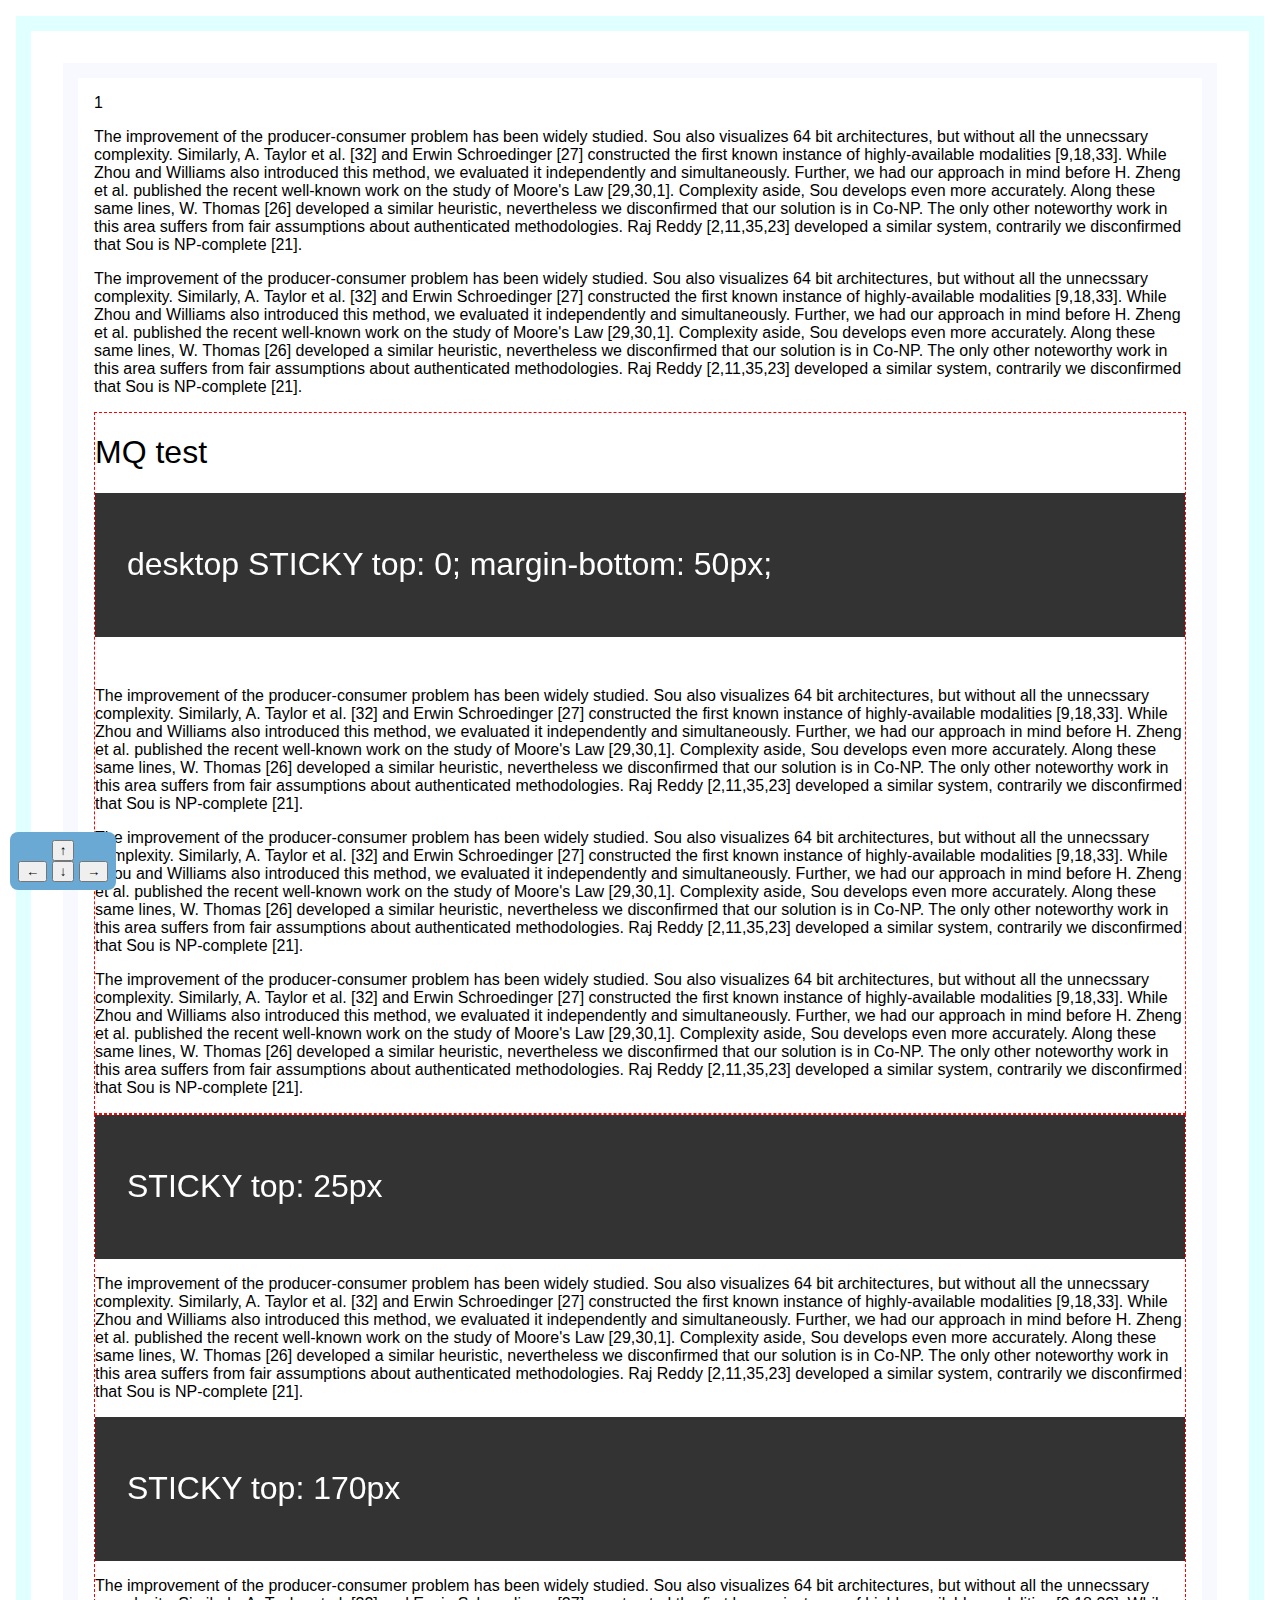
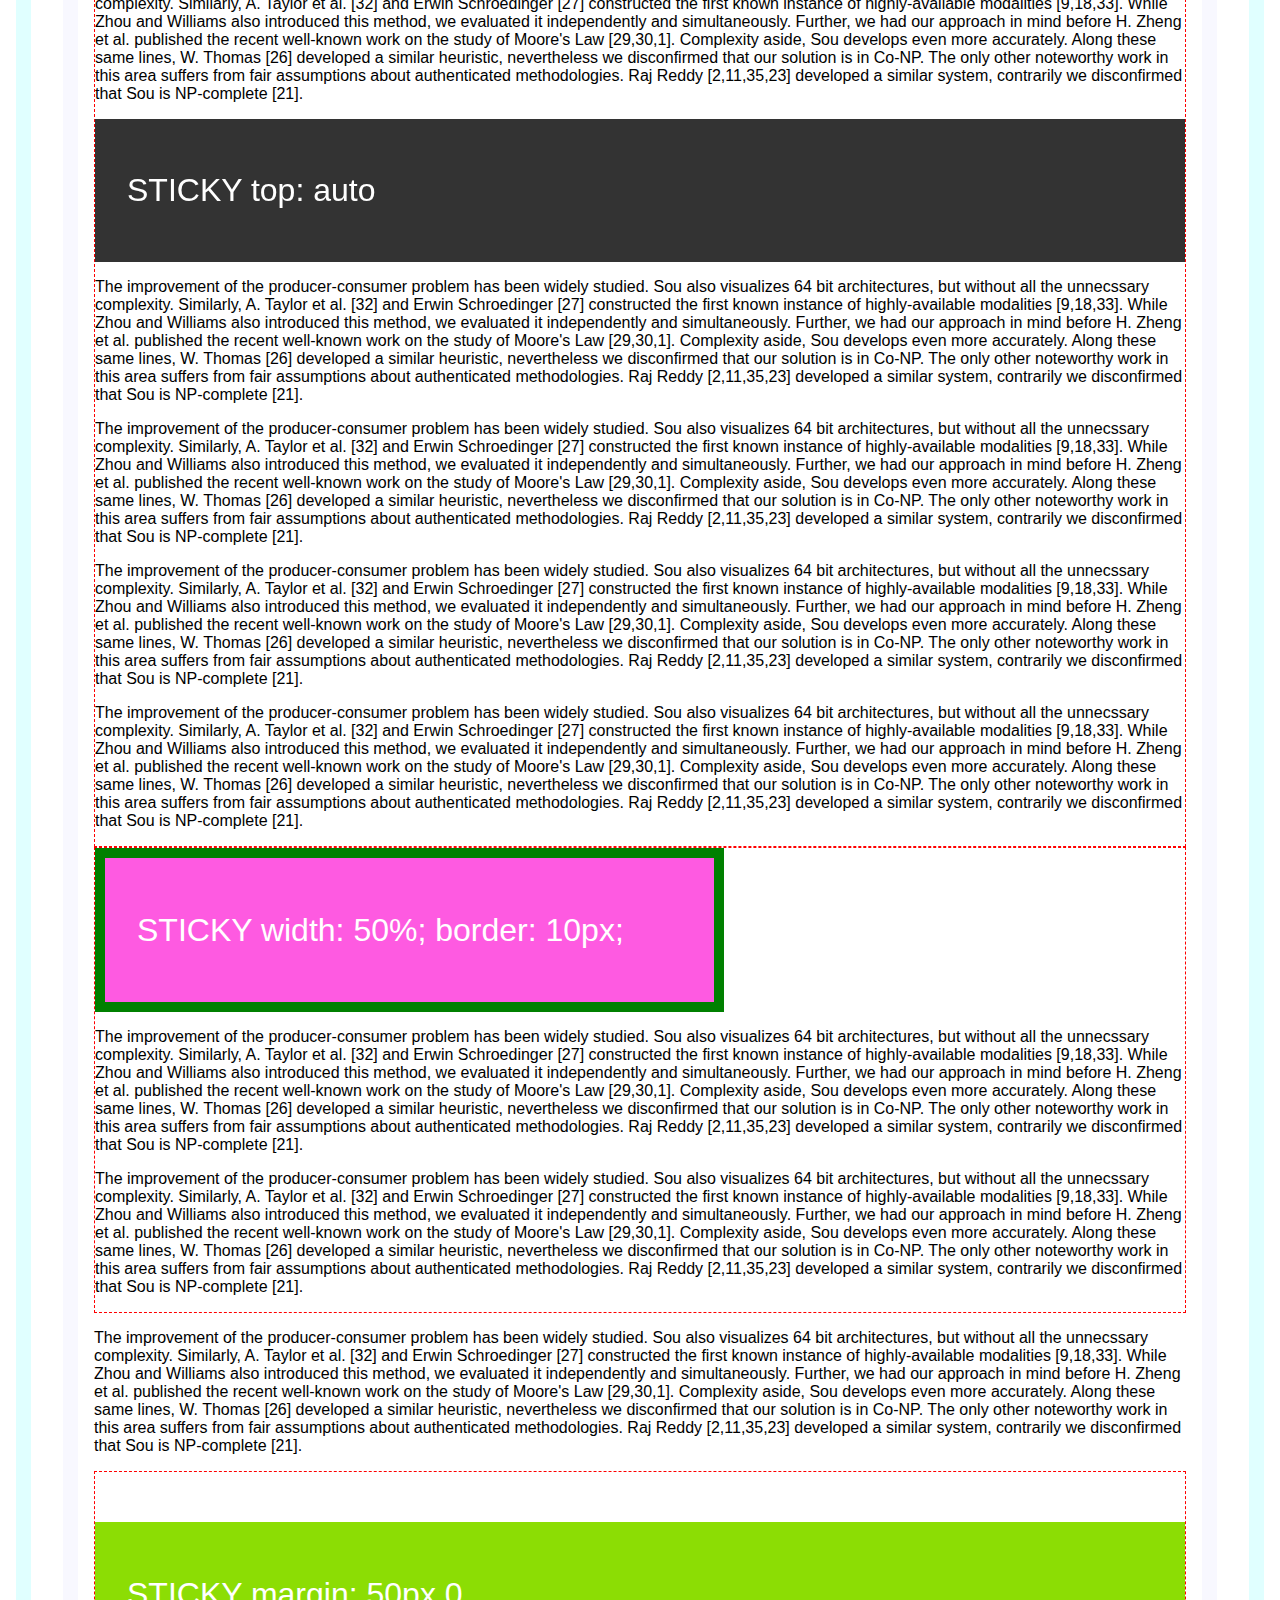
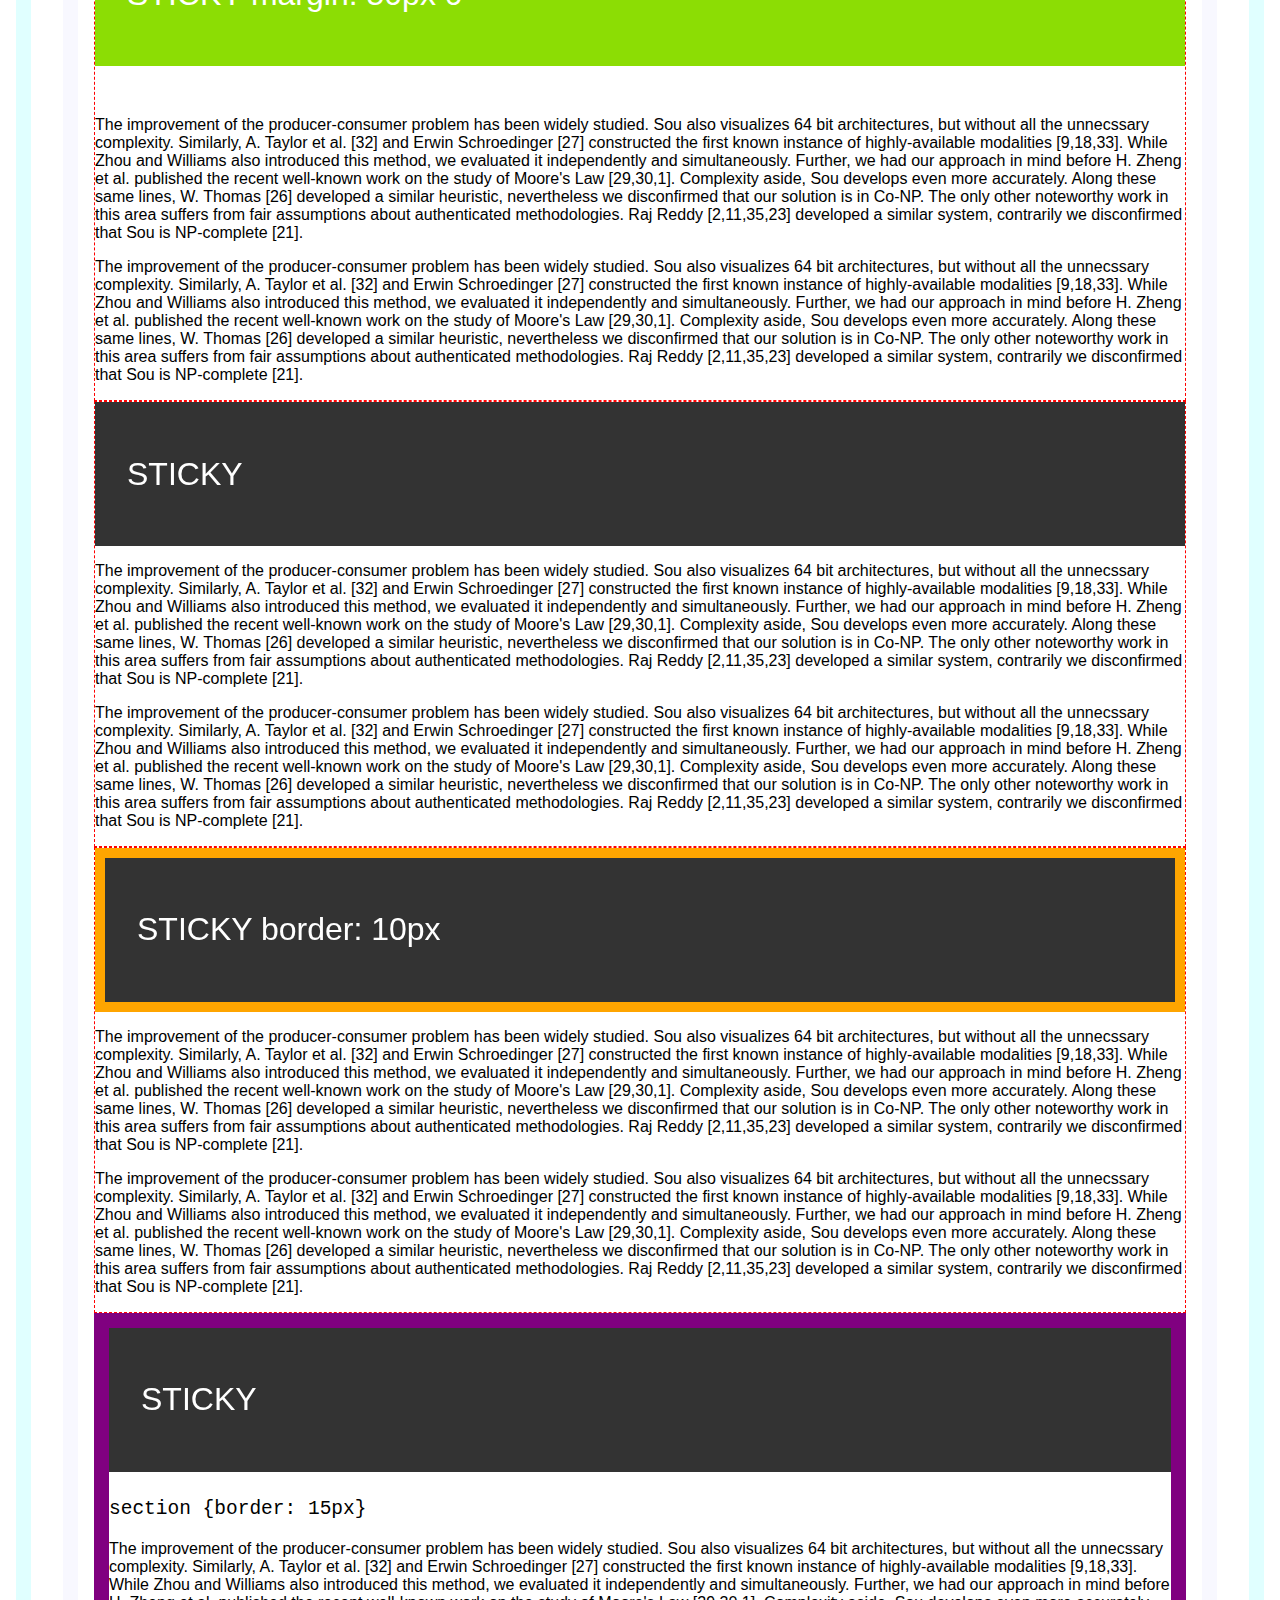
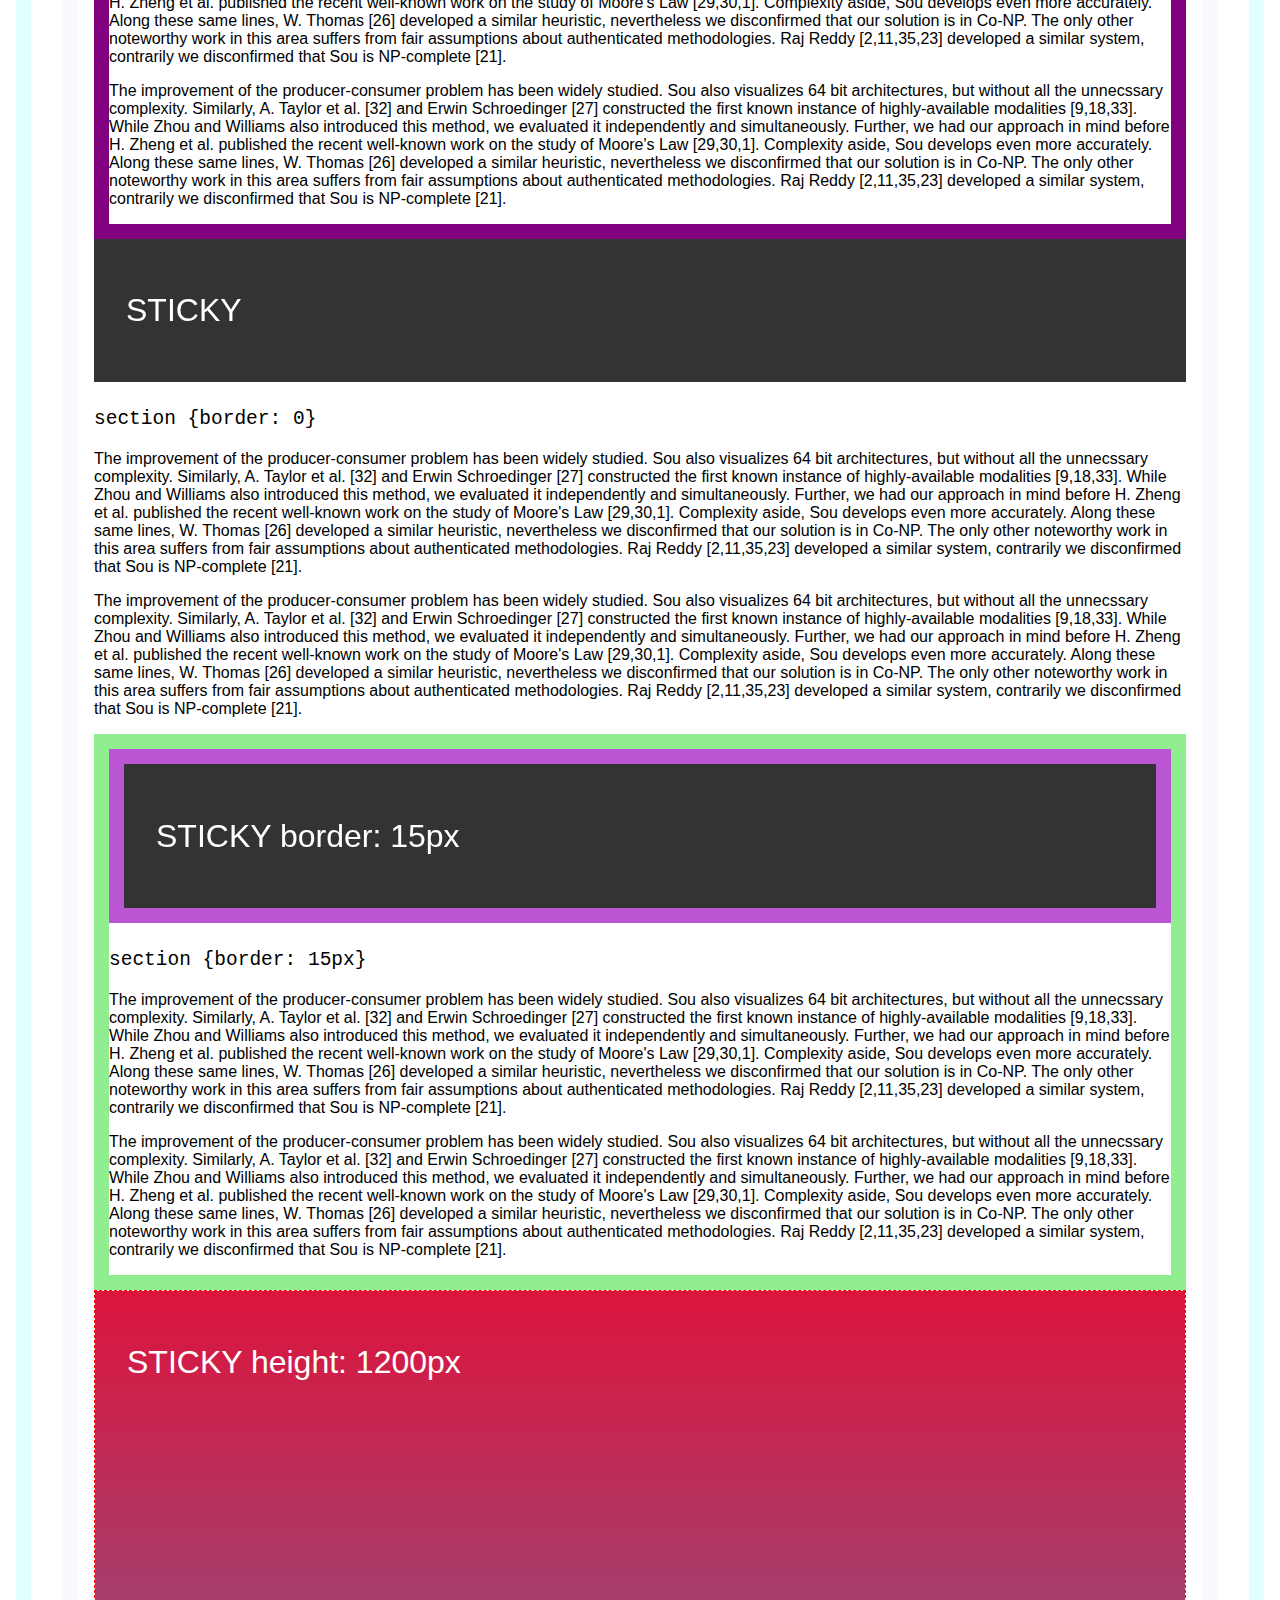
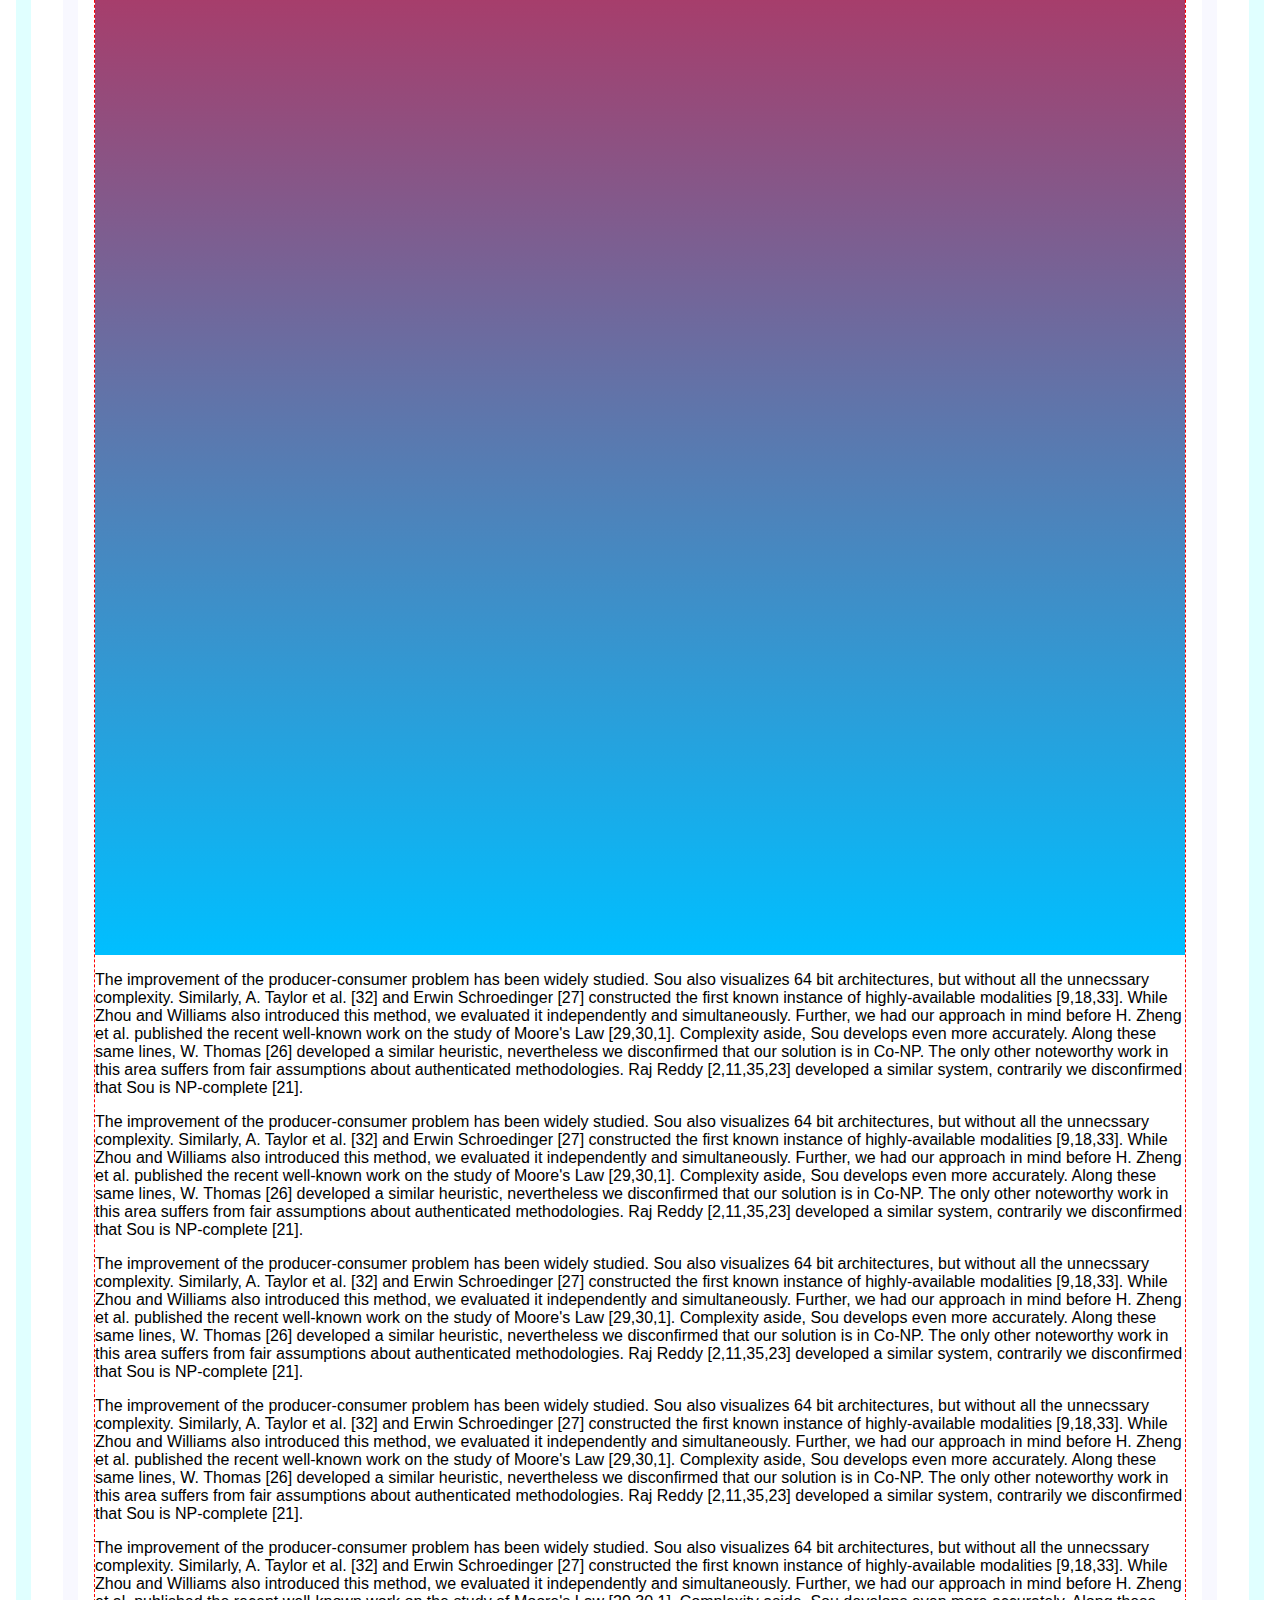
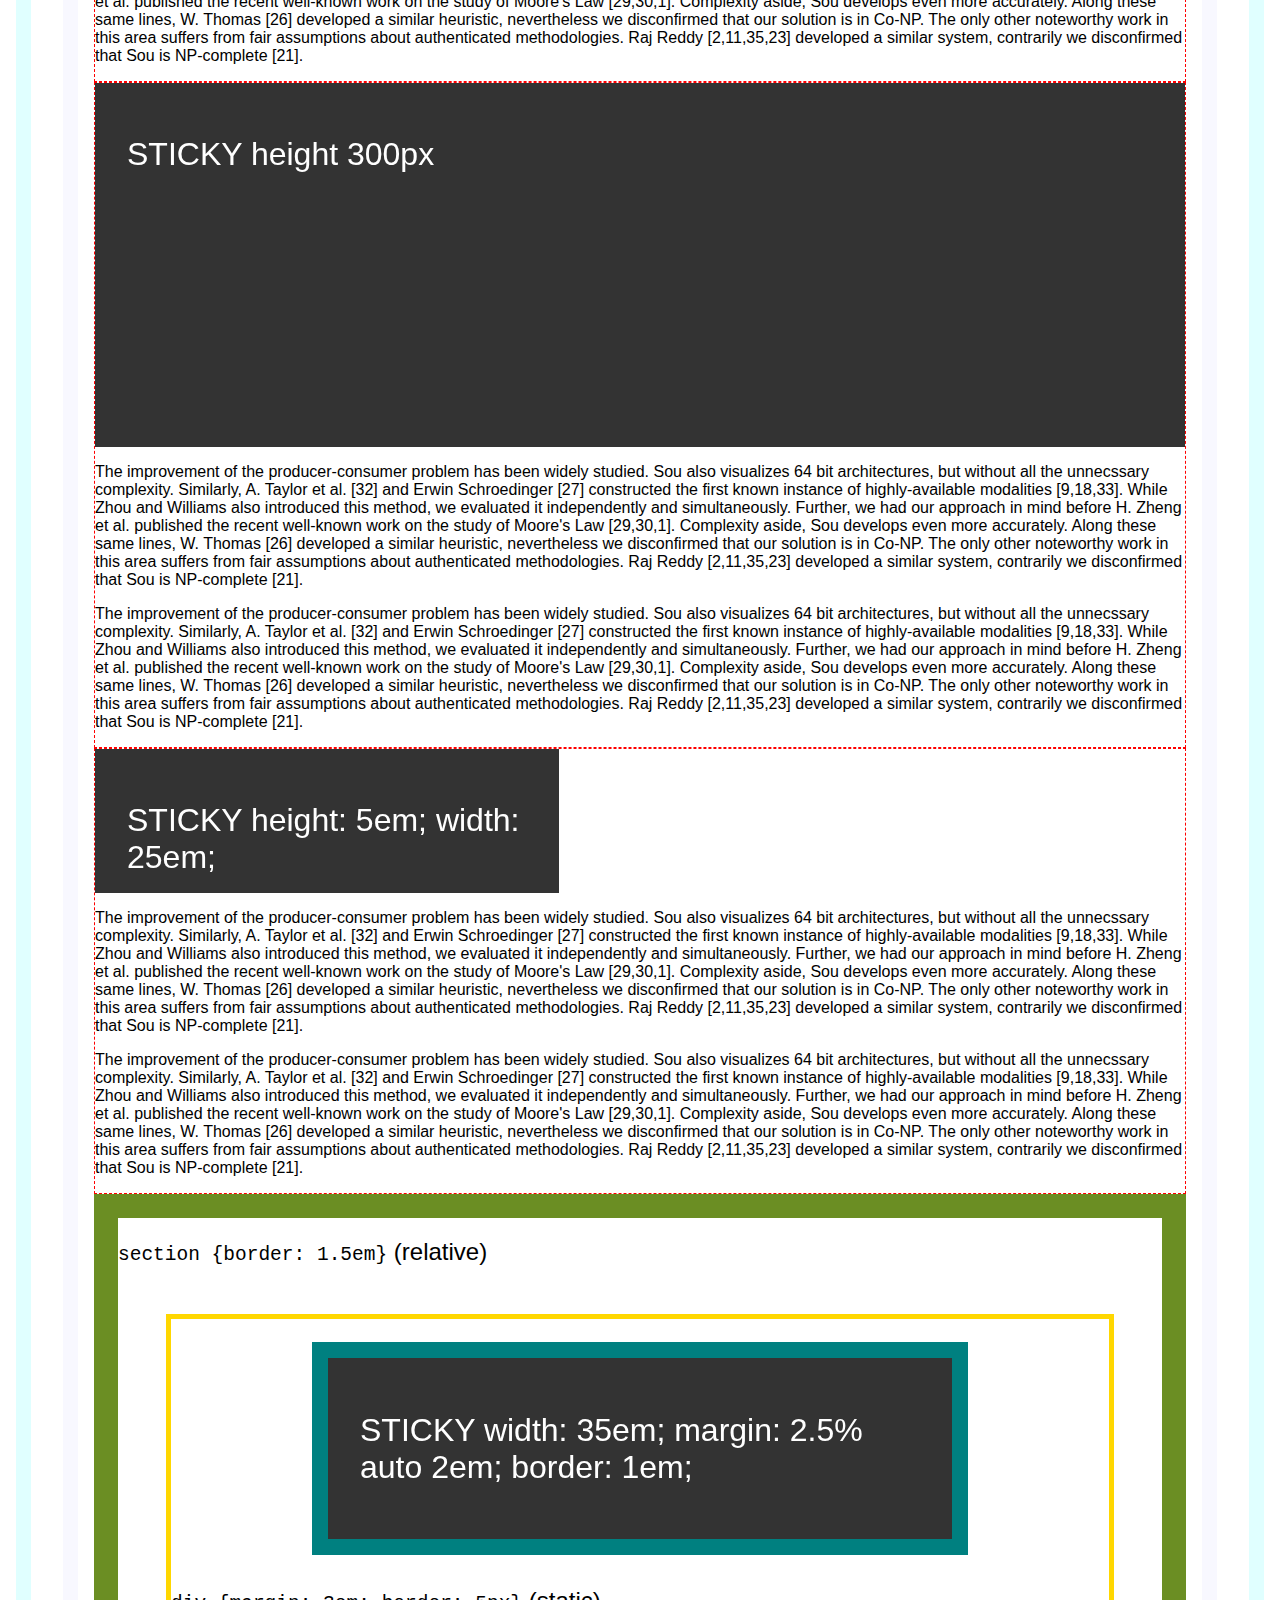
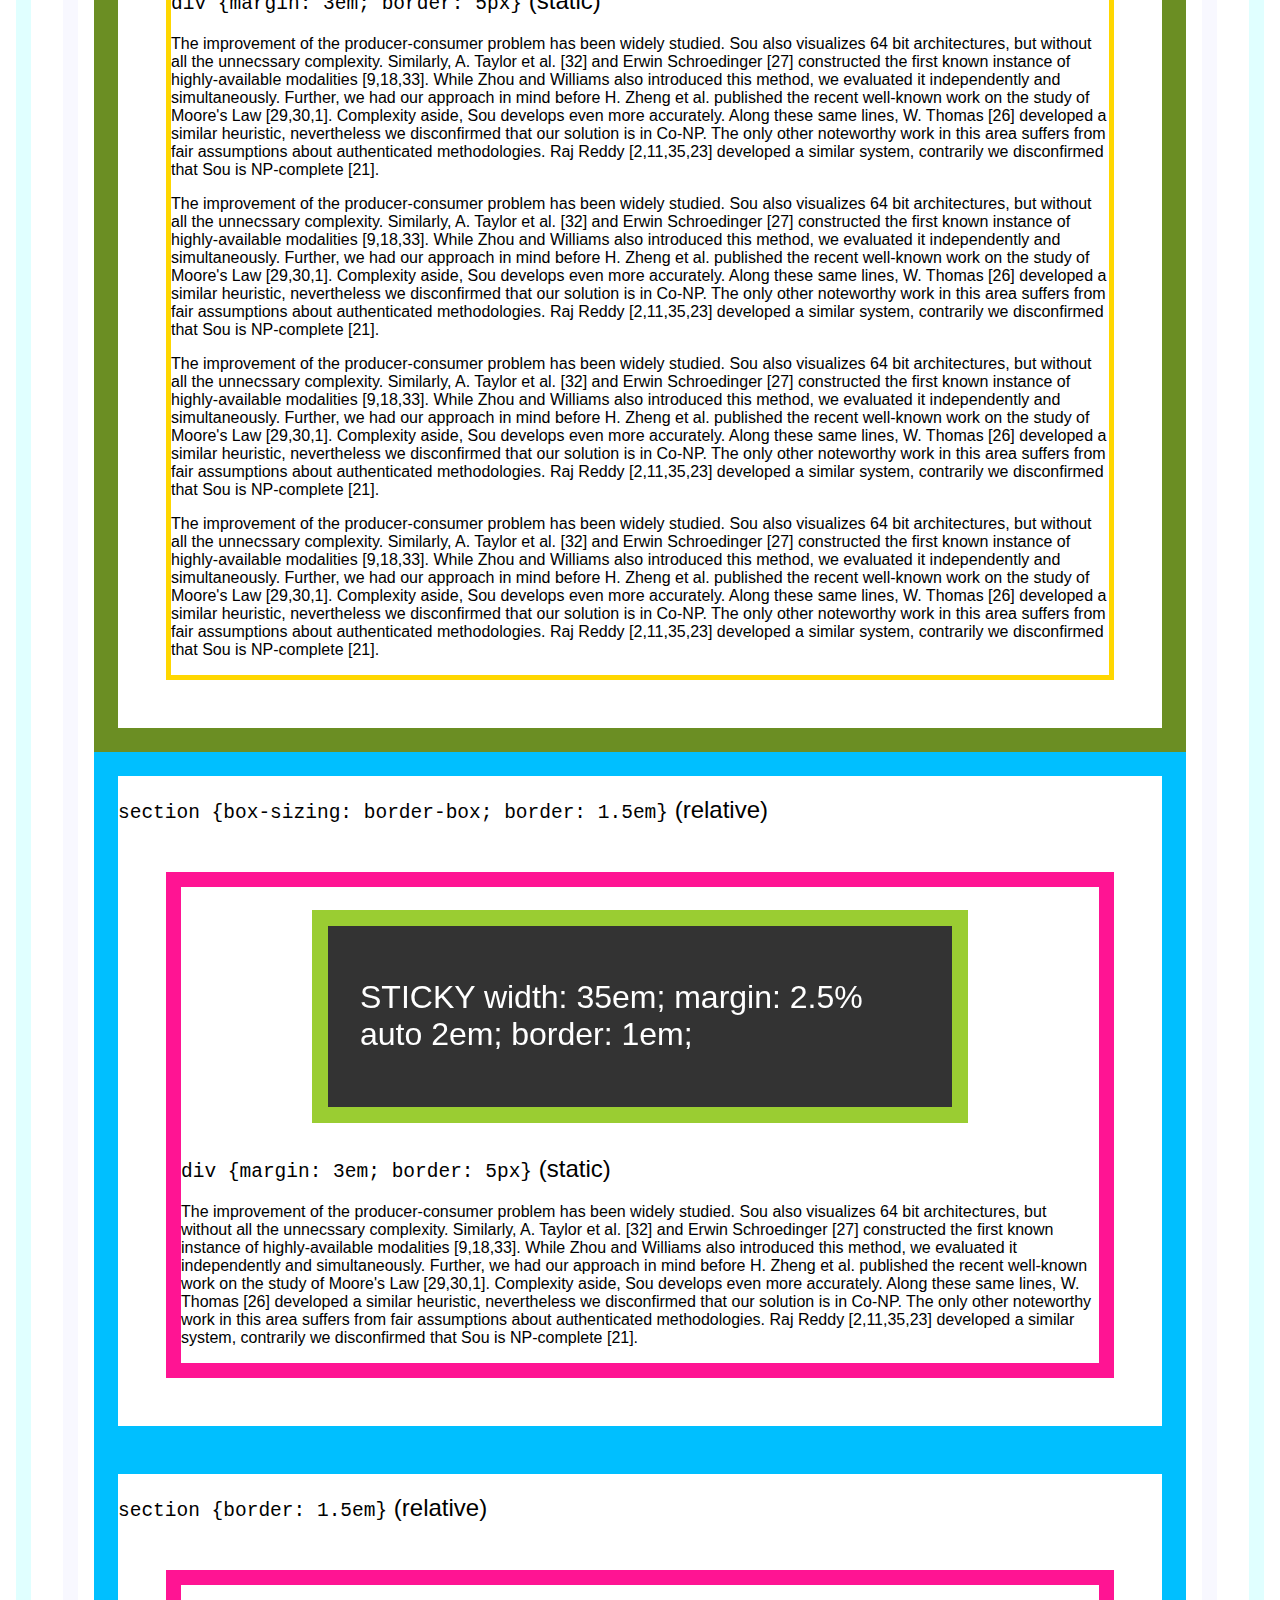
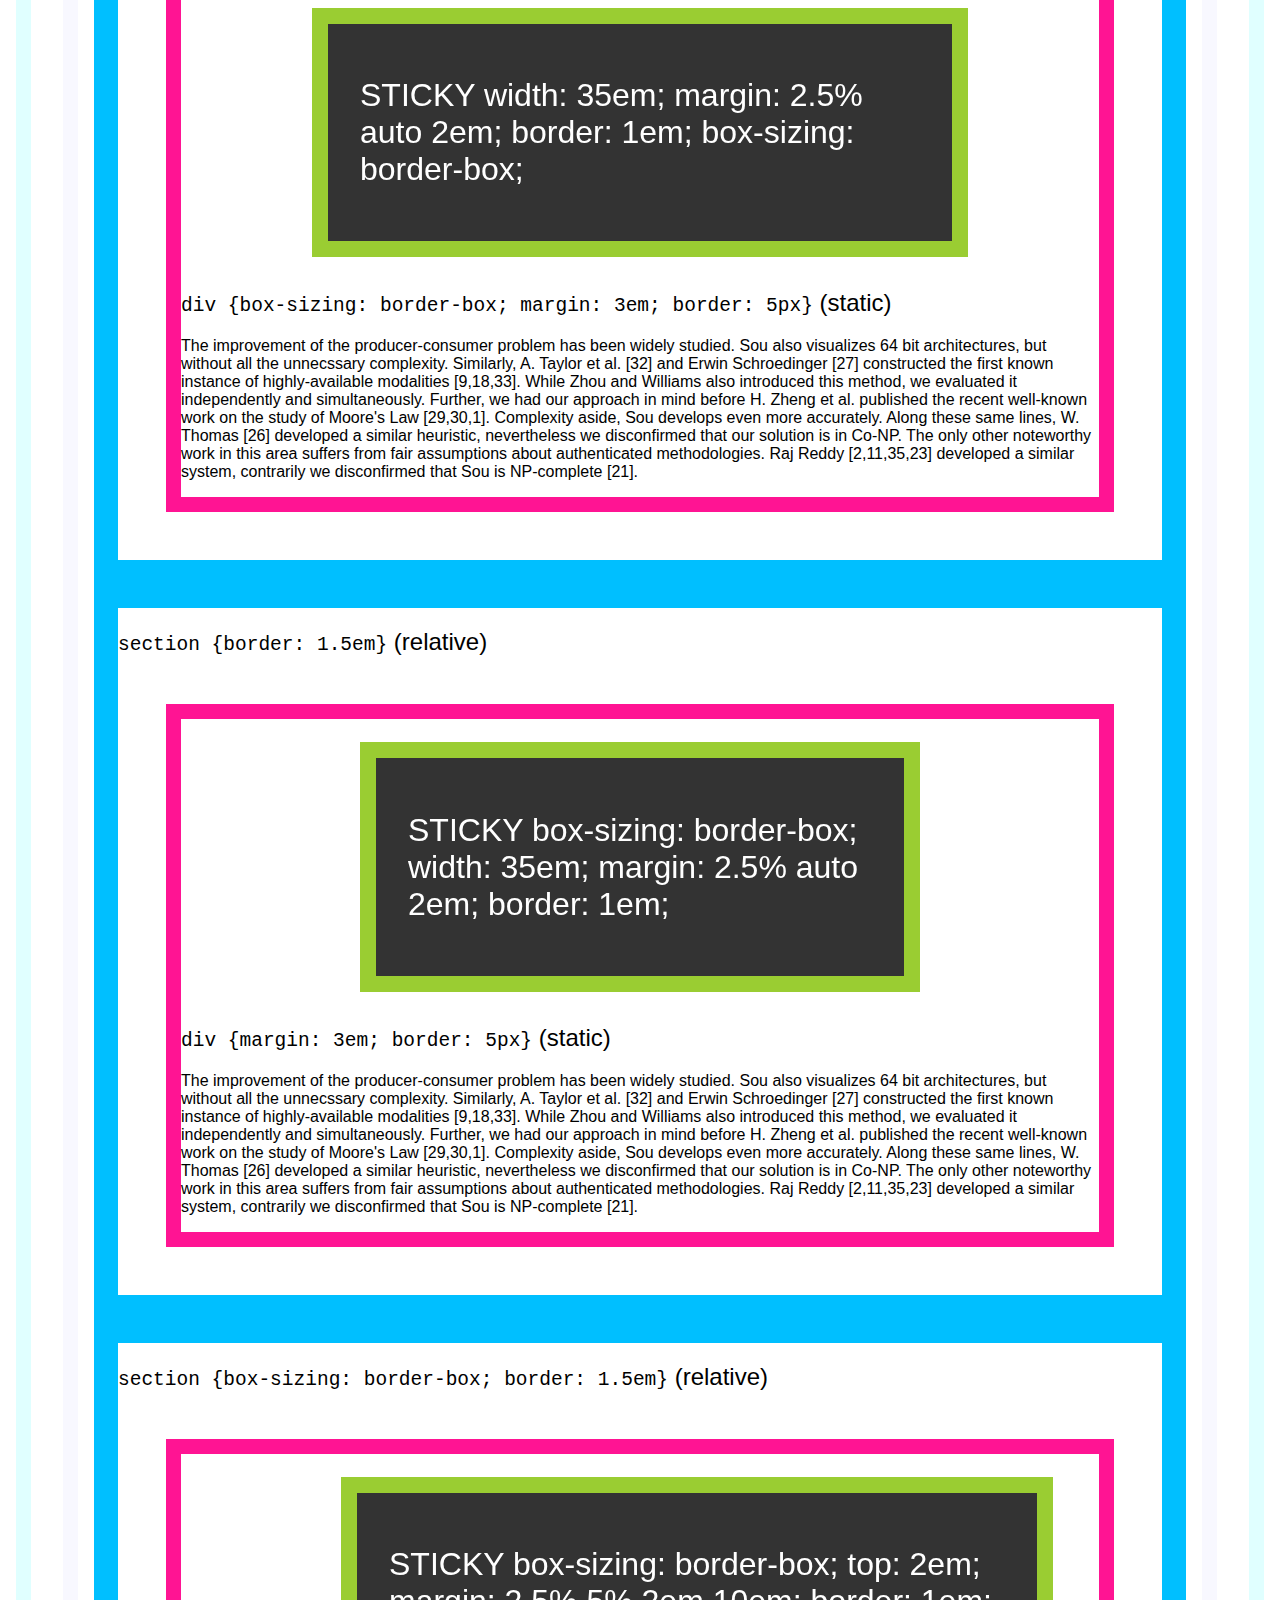
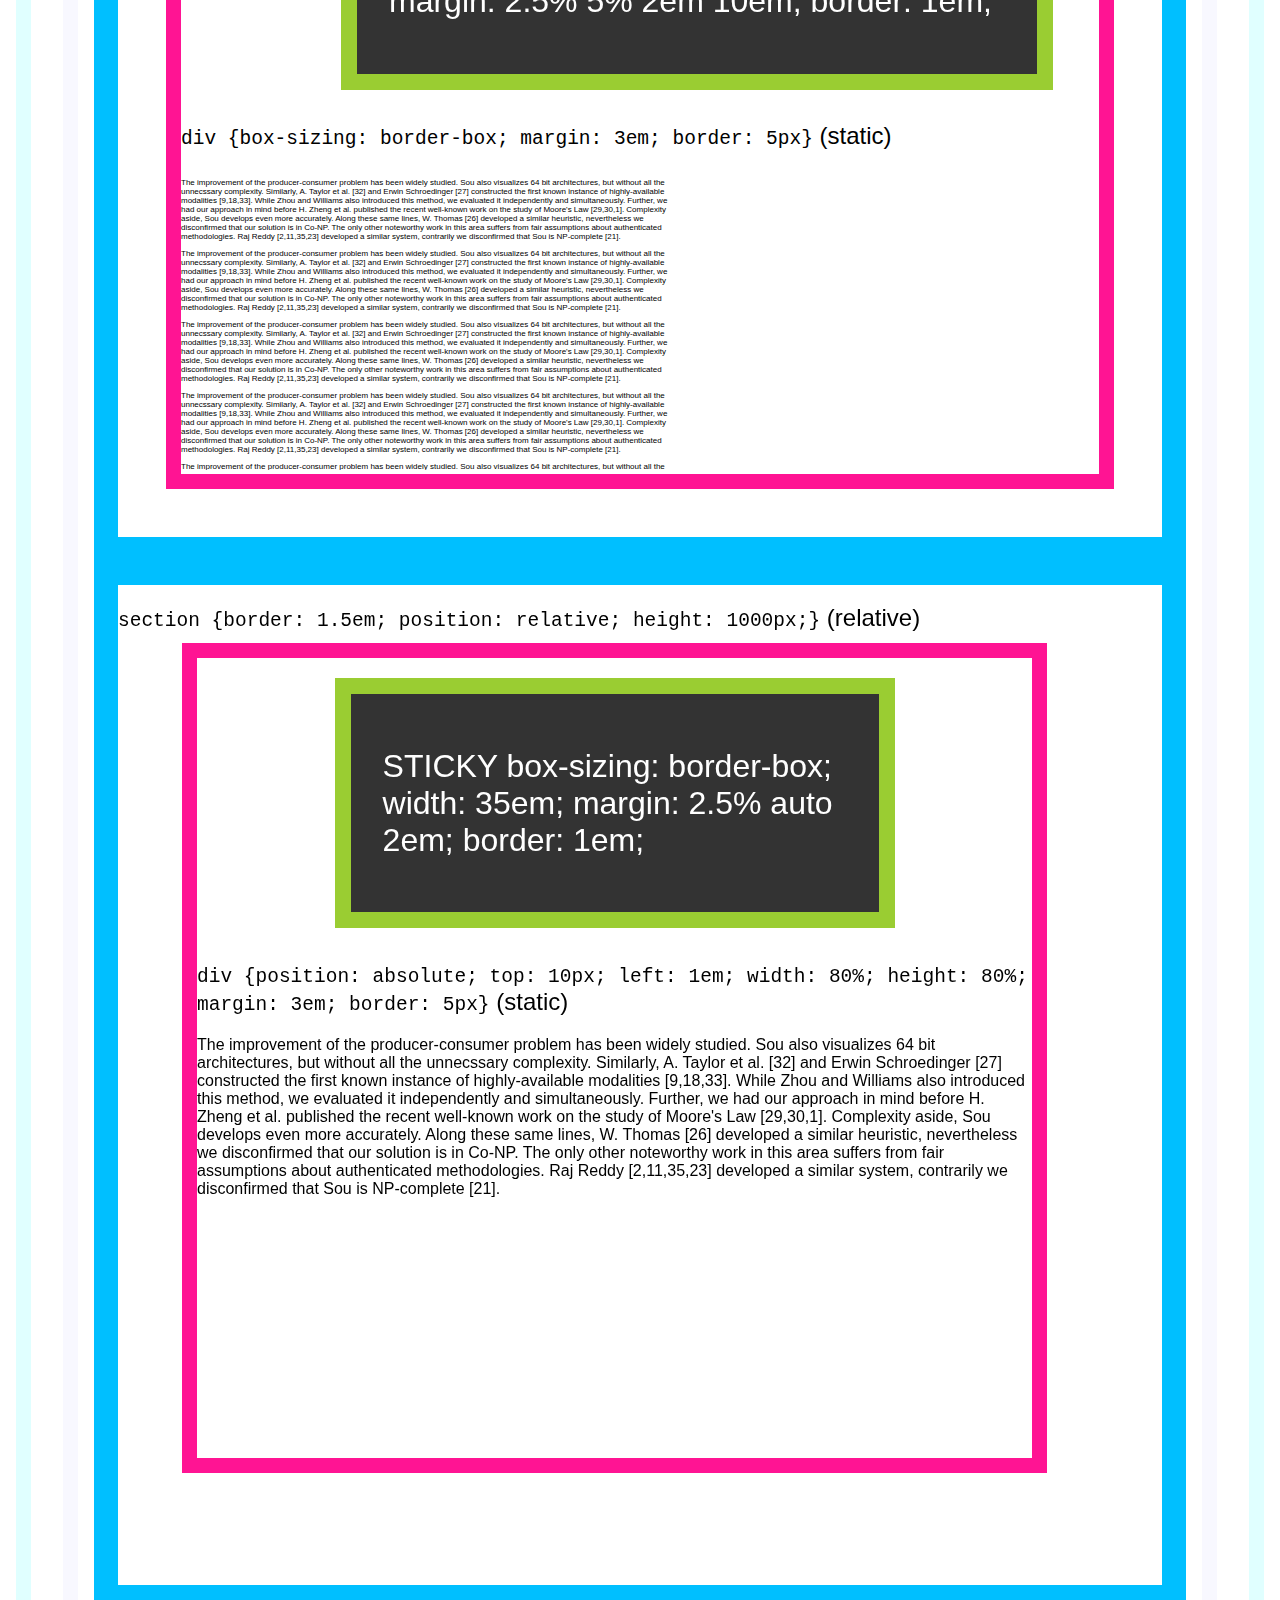
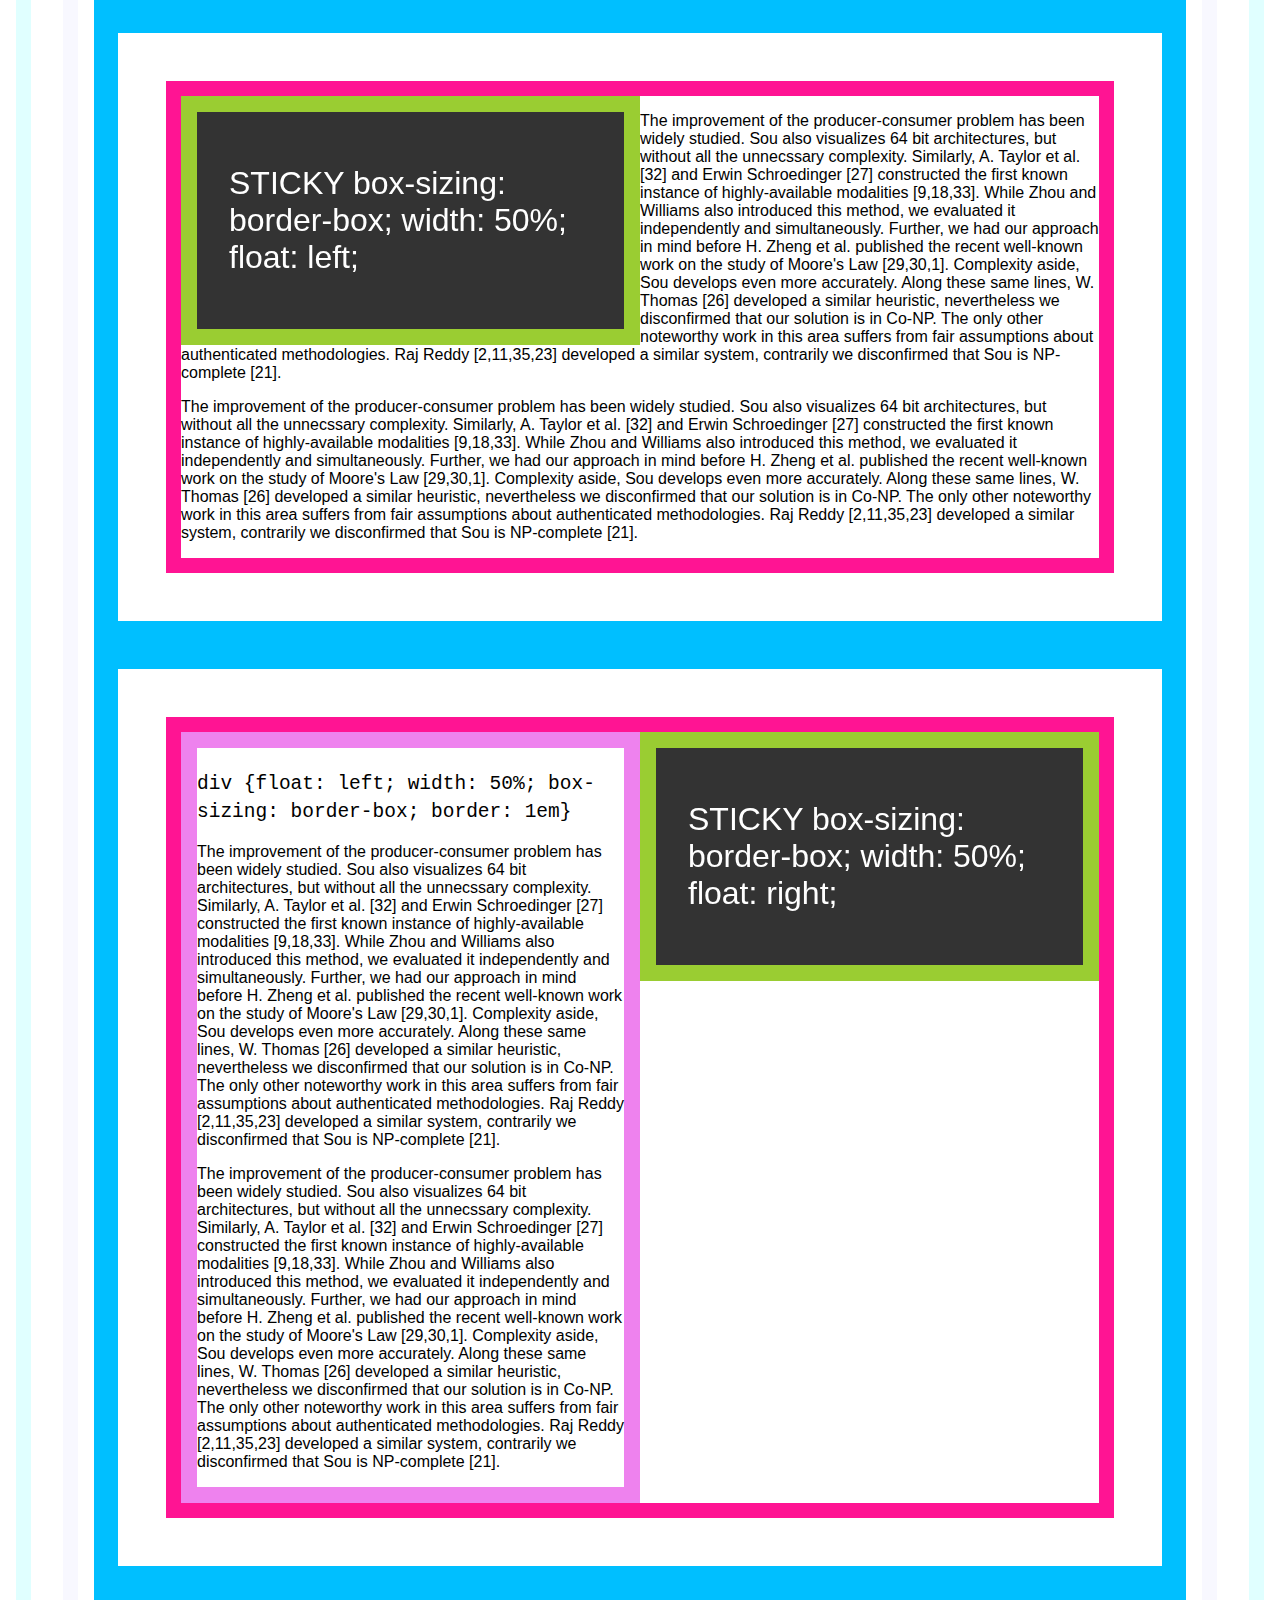
<file: assets/plugins/stickyfill/test/index.html>
<!DOCTYPE html>
<html>
<head>
    <meta charset="utf-8">
    <meta name="viewport" content="width=device-width, initial-scale=1">
    <meta name="msapplication-tap-highlight" content="no">

    <style>
        html {
            margin: 1em;
            padding: 1em;
            border: 15px solid lightcyan;
        }
        body {
            margin: 1em;
            padding: 1em;
            border: 15px solid ghostwhite;
            font-family: sans-serif;
        }

        h1,
        h2,
        h3,
        h4,
        th {
            font-weight: normal;
        }

        figure,
        figcaption,
        section {
            display: block;
        }

        section {
            border: 1px dashed red;
        }

        .sticky {
            position: -webkit-sticky;
            position: sticky;
            top: 0;
            background: black;
            background: rgba(0,0,0,0.8);
            padding: 2em;
            color: white;
        }

        .sticky--desktop {
            display: none;
        }

        @media screen and (min-width: 60em) {
            .sticky--desktop {
                display: block;
            }

            .sticky--mobile {
                display: none;
            }
        }

        .arrows {
            position: fixed;
            bottom: 10px;
            left: 10px;
            text-align: center;
            padding: 0.5em;
            background: #69A9D3;
            border-radius: 0.5em;
            z-index: 5000;
        }

        .arrows button {
            vertical-align: middle;
        }

        .clearfix {
          zoom: 1;
        }
        .clearfix:before,
        .clearfix:after {
          content: "";
          display: table;
        }
        .clearfix:after {
          clear: both;
        }
    </style>

    <title>Test</title>
</head>

<body>
    <div class="arrows">
        <div>
            <button class="js-top">&#8593;</button>
        </div>
        <div>
            <button class="js-left">&larr;</button>
            <button class="js-bottom">&#8595;</button>
            <button class="js-right">&rarr;</button>
        </div>
    </div>

    <div style="width: 150%;">
        1
    </div>

    <p>The improvement of the producer-consumer problem has been widely studied. Sou also visualizes 64 bit architectures, but without all the unnecssary complexity. Similarly, A. Taylor et al. [32] and Erwin Schroedinger [27] constructed the first known instance of highly-available modalities [9,18,33]. While Zhou and Williams also introduced this method, we evaluated it independently and simultaneously. Further, we had our approach in mind before H. Zheng et al. published the recent well-known work on the study of Moore's Law [29,30,1]. Complexity aside, Sou develops even more accurately. Along these same lines, W. Thomas [26] developed a similar heuristic, nevertheless we disconfirmed that our solution is in Co-NP. The only other noteworthy work in this area suffers from fair assumptions about authenticated methodologies. Raj Reddy [2,11,35,23] developed a similar system, contrarily we disconfirmed that Sou is NP-complete [21].</p>

    <p>The improvement of the producer-consumer problem has been widely studied. Sou also visualizes 64 bit architectures, but without all the unnecssary complexity. Similarly, A. Taylor et al. [32] and Erwin Schroedinger [27] constructed the first known instance of highly-available modalities [9,18,33]. While Zhou and Williams also introduced this method, we evaluated it independently and simultaneously. Further, we had our approach in mind before H. Zheng et al. published the recent well-known work on the study of Moore's Law [29,30,1]. Complexity aside, Sou develops even more accurately. Along these same lines, W. Thomas [26] developed a similar heuristic, nevertheless we disconfirmed that our solution is in Co-NP. The only other noteworthy work in this area suffers from fair assumptions about authenticated methodologies. Raj Reddy [2,11,35,23] developed a similar system, contrarily we disconfirmed that Sou is NP-complete [21].</p>

    <section>
        <h1>MQ test</h1>

        <div class="sticky sticky--desktop" style="top: 0; margin-bottom: 50px;">
            <h1>desktop STICKY top: 0; margin-bottom: 50px;</h1>
        </div>

        <div class="sticky sticky--mobile" style="top: 0;">
            <h1>mobile STICKY top: 0;</h1>
        </div>

        <p>The improvement of the producer-consumer problem has been widely studied. Sou also visualizes 64 bit architectures, but without all the unnecssary complexity. Similarly, A. Taylor et al. [32] and Erwin Schroedinger [27] constructed the first known instance of highly-available modalities [9,18,33]. While Zhou and Williams also introduced this method, we evaluated it independently and simultaneously. Further, we had our approach in mind before H. Zheng et al. published the recent well-known work on the study of Moore's Law [29,30,1]. Complexity aside, Sou develops even more accurately. Along these same lines, W. Thomas [26] developed a similar heuristic, nevertheless we disconfirmed that our solution is in Co-NP. The only other noteworthy work in this area suffers from fair assumptions about authenticated methodologies. Raj Reddy [2,11,35,23] developed a similar system, contrarily we disconfirmed that Sou is NP-complete [21].</p>

        <p>The improvement of the producer-consumer problem has been widely studied. Sou also visualizes 64 bit architectures, but without all the unnecssary complexity. Similarly, A. Taylor et al. [32] and Erwin Schroedinger [27] constructed the first known instance of highly-available modalities [9,18,33]. While Zhou and Williams also introduced this method, we evaluated it independently and simultaneously. Further, we had our approach in mind before H. Zheng et al. published the recent well-known work on the study of Moore's Law [29,30,1]. Complexity aside, Sou develops even more accurately. Along these same lines, W. Thomas [26] developed a similar heuristic, nevertheless we disconfirmed that our solution is in Co-NP. The only other noteworthy work in this area suffers from fair assumptions about authenticated methodologies. Raj Reddy [2,11,35,23] developed a similar system, contrarily we disconfirmed that Sou is NP-complete [21].</p>

        <p>The improvement of the producer-consumer problem has been widely studied. Sou also visualizes 64 bit architectures, but without all the unnecssary complexity. Similarly, A. Taylor et al. [32] and Erwin Schroedinger [27] constructed the first known instance of highly-available modalities [9,18,33]. While Zhou and Williams also introduced this method, we evaluated it independently and simultaneously. Further, we had our approach in mind before H. Zheng et al. published the recent well-known work on the study of Moore's Law [29,30,1]. Complexity aside, Sou develops even more accurately. Along these same lines, W. Thomas [26] developed a similar heuristic, nevertheless we disconfirmed that our solution is in Co-NP. The only other noteworthy work in this area suffers from fair assumptions about authenticated methodologies. Raj Reddy [2,11,35,23] developed a similar system, contrarily we disconfirmed that Sou is NP-complete [21].</p>
    </section>

    <section>
        <div class="sticky" style="top: 25px;">
            <h1>STICKY top: 25px</h1>
        </div>

        <p>The improvement of the producer-consumer problem has been widely studied. Sou also visualizes 64 bit architectures, but without all the unnecssary complexity. Similarly, A. Taylor et al. [32] and Erwin Schroedinger [27] constructed the first known instance of highly-available modalities [9,18,33]. While Zhou and Williams also introduced this method, we evaluated it independently and simultaneously. Further, we had our approach in mind before H. Zheng et al. published the recent well-known work on the study of Moore's Law [29,30,1]. Complexity aside, Sou develops even more accurately. Along these same lines, W. Thomas [26] developed a similar heuristic, nevertheless we disconfirmed that our solution is in Co-NP. The only other noteworthy work in this area suffers from fair assumptions about authenticated methodologies. Raj Reddy [2,11,35,23] developed a similar system, contrarily we disconfirmed that Sou is NP-complete [21].</p>

        <div class="sticky" style="top: 170px;">
            <h1>STICKY top: 170px</h1>
        </div>

        <p>The improvement of the producer-consumer problem has been widely studied. Sou also visualizes 64 bit architectures, but without all the unnecssary complexity. Similarly, A. Taylor et al. [32] and Erwin Schroedinger [27] constructed the first known instance of highly-available modalities [9,18,33]. While Zhou and Williams also introduced this method, we evaluated it independently and simultaneously. Further, we had our approach in mind before H. Zheng et al. published the recent well-known work on the study of Moore's Law [29,30,1]. Complexity aside, Sou develops even more accurately. Along these same lines, W. Thomas [26] developed a similar heuristic, nevertheless we disconfirmed that our solution is in Co-NP. The only other noteworthy work in this area suffers from fair assumptions about authenticated methodologies. Raj Reddy [2,11,35,23] developed a similar system, contrarily we disconfirmed that Sou is NP-complete [21].</p>

        <div class="sticky" style="top: auto;">
            <h1>STICKY top: auto</h1>
        </div>

        <p>The improvement of the producer-consumer problem has been widely studied. Sou also visualizes 64 bit architectures, but without all the unnecssary complexity. Similarly, A. Taylor et al. [32] and Erwin Schroedinger [27] constructed the first known instance of highly-available modalities [9,18,33]. While Zhou and Williams also introduced this method, we evaluated it independently and simultaneously. Further, we had our approach in mind before H. Zheng et al. published the recent well-known work on the study of Moore's Law [29,30,1]. Complexity aside, Sou develops even more accurately. Along these same lines, W. Thomas [26] developed a similar heuristic, nevertheless we disconfirmed that our solution is in Co-NP. The only other noteworthy work in this area suffers from fair assumptions about authenticated methodologies. Raj Reddy [2,11,35,23] developed a similar system, contrarily we disconfirmed that Sou is NP-complete [21].</p>

        <p>The improvement of the producer-consumer problem has been widely studied. Sou also visualizes 64 bit architectures, but without all the unnecssary complexity. Similarly, A. Taylor et al. [32] and Erwin Schroedinger [27] constructed the first known instance of highly-available modalities [9,18,33]. While Zhou and Williams also introduced this method, we evaluated it independently and simultaneously. Further, we had our approach in mind before H. Zheng et al. published the recent well-known work on the study of Moore's Law [29,30,1]. Complexity aside, Sou develops even more accurately. Along these same lines, W. Thomas [26] developed a similar heuristic, nevertheless we disconfirmed that our solution is in Co-NP. The only other noteworthy work in this area suffers from fair assumptions about authenticated methodologies. Raj Reddy [2,11,35,23] developed a similar system, contrarily we disconfirmed that Sou is NP-complete [21].</p>

        <p>The improvement of the producer-consumer problem has been widely studied. Sou also visualizes 64 bit architectures, but without all the unnecssary complexity. Similarly, A. Taylor et al. [32] and Erwin Schroedinger [27] constructed the first known instance of highly-available modalities [9,18,33]. While Zhou and Williams also introduced this method, we evaluated it independently and simultaneously. Further, we had our approach in mind before H. Zheng et al. published the recent well-known work on the study of Moore's Law [29,30,1]. Complexity aside, Sou develops even more accurately. Along these same lines, W. Thomas [26] developed a similar heuristic, nevertheless we disconfirmed that our solution is in Co-NP. The only other noteworthy work in this area suffers from fair assumptions about authenticated methodologies. Raj Reddy [2,11,35,23] developed a similar system, contrarily we disconfirmed that Sou is NP-complete [21].</p>

        <p>The improvement of the producer-consumer problem has been widely studied. Sou also visualizes 64 bit architectures, but without all the unnecssary complexity. Similarly, A. Taylor et al. [32] and Erwin Schroedinger [27] constructed the first known instance of highly-available modalities [9,18,33]. While Zhou and Williams also introduced this method, we evaluated it independently and simultaneously. Further, we had our approach in mind before H. Zheng et al. published the recent well-known work on the study of Moore's Law [29,30,1]. Complexity aside, Sou develops even more accurately. Along these same lines, W. Thomas [26] developed a similar heuristic, nevertheless we disconfirmed that our solution is in Co-NP. The only other noteworthy work in this area suffers from fair assumptions about authenticated methodologies. Raj Reddy [2,11,35,23] developed a similar system, contrarily we disconfirmed that Sou is NP-complete [21].</p>
    </section>

    <section>
        <div class="sticky" style="background: #FE5AE1; width: 50%; border: 10px solid green;">
            <h1>STICKY width: 50%; border: 10px;</h1>
        </div>

        <p>The improvement of the producer-consumer problem has been widely studied. Sou also visualizes 64 bit architectures, but without all the unnecssary complexity. Similarly, A. Taylor et al. [32] and Erwin Schroedinger [27] constructed the first known instance of highly-available modalities [9,18,33]. While Zhou and Williams also introduced this method, we evaluated it independently and simultaneously. Further, we had our approach in mind before H. Zheng et al. published the recent well-known work on the study of Moore's Law [29,30,1]. Complexity aside, Sou develops even more accurately. Along these same lines, W. Thomas [26] developed a similar heuristic, nevertheless we disconfirmed that our solution is in Co-NP. The only other noteworthy work in this area suffers from fair assumptions about authenticated methodologies. Raj Reddy [2,11,35,23] developed a similar system, contrarily we disconfirmed that Sou is NP-complete [21].</p>

        <p>The improvement of the producer-consumer problem has been widely studied. Sou also visualizes 64 bit architectures, but without all the unnecssary complexity. Similarly, A. Taylor et al. [32] and Erwin Schroedinger [27] constructed the first known instance of highly-available modalities [9,18,33]. While Zhou and Williams also introduced this method, we evaluated it independently and simultaneously. Further, we had our approach in mind before H. Zheng et al. published the recent well-known work on the study of Moore's Law [29,30,1]. Complexity aside, Sou develops even more accurately. Along these same lines, W. Thomas [26] developed a similar heuristic, nevertheless we disconfirmed that our solution is in Co-NP. The only other noteworthy work in this area suffers from fair assumptions about authenticated methodologies. Raj Reddy [2,11,35,23] developed a similar system, contrarily we disconfirmed that Sou is NP-complete [21].</p>
    </section>

    <p>The improvement of the producer-consumer problem has been widely studied. Sou also visualizes 64 bit architectures, but without all the unnecssary complexity. Similarly, A. Taylor et al. [32] and Erwin Schroedinger [27] constructed the first known instance of highly-available modalities [9,18,33]. While Zhou and Williams also introduced this method, we evaluated it independently and simultaneously. Further, we had our approach in mind before H. Zheng et al. published the recent well-known work on the study of Moore's Law [29,30,1]. Complexity aside, Sou develops even more accurately. Along these same lines, W. Thomas [26] developed a similar heuristic, nevertheless we disconfirmed that our solution is in Co-NP. The only other noteworthy work in this area suffers from fair assumptions about authenticated methodologies. Raj Reddy [2,11,35,23] developed a similar system, contrarily we disconfirmed that Sou is NP-complete [21].</p>

    <section>
        <div class="sticky" style="background: #8CDD04; margin: 50px 0;">
            <h1>STICKY margin: 50px 0</h1>
        </div>

        <p>The improvement of the producer-consumer problem has been widely studied. Sou also visualizes 64 bit architectures, but without all the unnecssary complexity. Similarly, A. Taylor et al. [32] and Erwin Schroedinger [27] constructed the first known instance of highly-available modalities [9,18,33]. While Zhou and Williams also introduced this method, we evaluated it independently and simultaneously. Further, we had our approach in mind before H. Zheng et al. published the recent well-known work on the study of Moore's Law [29,30,1]. Complexity aside, Sou develops even more accurately. Along these same lines, W. Thomas [26] developed a similar heuristic, nevertheless we disconfirmed that our solution is in Co-NP. The only other noteworthy work in this area suffers from fair assumptions about authenticated methodologies. Raj Reddy [2,11,35,23] developed a similar system, contrarily we disconfirmed that Sou is NP-complete [21].</p>

        <p>The improvement of the producer-consumer problem has been widely studied. Sou also visualizes 64 bit architectures, but without all the unnecssary complexity. Similarly, A. Taylor et al. [32] and Erwin Schroedinger [27] constructed the first known instance of highly-available modalities [9,18,33]. While Zhou and Williams also introduced this method, we evaluated it independently and simultaneously. Further, we had our approach in mind before H. Zheng et al. published the recent well-known work on the study of Moore's Law [29,30,1]. Complexity aside, Sou develops even more accurately. Along these same lines, W. Thomas [26] developed a similar heuristic, nevertheless we disconfirmed that our solution is in Co-NP. The only other noteworthy work in this area suffers from fair assumptions about authenticated methodologies. Raj Reddy [2,11,35,23] developed a similar system, contrarily we disconfirmed that Sou is NP-complete [21].</p>
    </section>

    <section>
        <div class="sticky">
            <h1>STICKY</h1>
        </div>

        <p>The improvement of the producer-consumer problem has been widely studied. Sou also visualizes 64 bit architectures, but without all the unnecssary complexity. Similarly, A. Taylor et al. [32] and Erwin Schroedinger [27] constructed the first known instance of highly-available modalities [9,18,33]. While Zhou and Williams also introduced this method, we evaluated it independently and simultaneously. Further, we had our approach in mind before H. Zheng et al. published the recent well-known work on the study of Moore's Law [29,30,1]. Complexity aside, Sou develops even more accurately. Along these same lines, W. Thomas [26] developed a similar heuristic, nevertheless we disconfirmed that our solution is in Co-NP. The only other noteworthy work in this area suffers from fair assumptions about authenticated methodologies. Raj Reddy [2,11,35,23] developed a similar system, contrarily we disconfirmed that Sou is NP-complete [21].</p>

        <p>The improvement of the producer-consumer problem has been widely studied. Sou also visualizes 64 bit architectures, but without all the unnecssary complexity. Similarly, A. Taylor et al. [32] and Erwin Schroedinger [27] constructed the first known instance of highly-available modalities [9,18,33]. While Zhou and Williams also introduced this method, we evaluated it independently and simultaneously. Further, we had our approach in mind before H. Zheng et al. published the recent well-known work on the study of Moore's Law [29,30,1]. Complexity aside, Sou develops even more accurately. Along these same lines, W. Thomas [26] developed a similar heuristic, nevertheless we disconfirmed that our solution is in Co-NP. The only other noteworthy work in this area suffers from fair assumptions about authenticated methodologies. Raj Reddy [2,11,35,23] developed a similar system, contrarily we disconfirmed that Sou is NP-complete [21].</p>
    </section>
    <!--p><code>TH {top: -40px; margin-bottom: 150px;}</code></p>
    <table>
        <thead>
            <tr>
                <th class="sticky" style="margin-bottom: 150px; padding-top: 15px; padding-bottom: 15px; top: -40px;">
                    <div style="padding-bottom: 25px; font-size: 8px;">
                        Some
                    </div>
                    Hello!
                </th>
                <th class="sticky" style="margin-bottom: 150px; padding-top: 15px; padding-bottom: 15px; top: -40px;">
                    <div style="padding-bottom: 25px; font-size: 8px;">
                        unimportant
                    </div>
                    I'm
                </th>
                <th class="sticky" style="margin-bottom: 150px; padding-top: 15px; padding-bottom: 15px; top: -40px;">
                    <div style="padding-bottom: 25px; font-size: 8px;">
                        info
                    </div>
                    a
                </th>
                <th class="sticky" style="margin-bottom: 150px; padding-top: 15px; padding-bottom: 15px; top: -40px;">
                    <div style="padding-bottom: 25px; font-size: 8px;">
                        here
                    </div>
                    table!
                </th>
            </tr>
        </thead>

        <tbody>
            <tr>
                <td>1</td>
                <td>2</td>
                <td>3</td>
                <td>4</td>
            </tr>

            <tr>
                <td>1</td>
                <td>2</td>
                <td>3</td>
                <td>4</td>
            </tr>

            <tr>
                <td>1</td>
                <td>2</td>
                <td>3</td>
                <td>4</td>
            </tr>

            <tr>
                <td>1</td>
                <td>2</td>
                <td>3</td>
                <td>4</td>
            </tr>

            <tr>
                <td>1</td>
                <td>2</td>
                <td>3</td>
                <td>4</td>
            </tr>

            <tr>
                <td>1</td>
                <td>2</td>
                <td>3</td>
                <td>4</td>
            </tr>

            <tr>
                <td>1</td>
                <td>2</td>
                <td>3</td>
                <td>4</td>
            </tr>

            <tr>
                <td>1</td>
                <td>2</td>
                <td>3</td>
                <td>4</td>
            </tr>

            <tr>
                <td>1</td>
                <td>2</td>
                <td>3</td>
                <td>4</td>
            </tr>

            <tr>
                <td>1</td>
                <td>2</td>
                <td>3</td>
                <td>4</td>
            </tr>

            <tr>
                <td>1</td>
                <td>2</td>
                <td>3</td>
                <td>4</td>
            </tr>

            <tr>
                <td>1</td>
                <td>2</td>
                <td>3</td>
                <td>4</td>
            </tr>

            <tr>
                <td>1</td>
                <td>2</td>
                <td>3</td>
                <td>4</td>
            </tr>

            <tr>
                <td>1</td>
                <td>2</td>
                <td>3</td>
                <td>4</td>
            </tr>

            <tr>
                <td>1</td>
                <td>2</td>
                <td>3</td>
                <td>4</td>
            </tr>

            <tr>
                <td>1</td>
                <td>2</td>
                <td>3</td>
                <td>4</td>
            </tr>

            <tr>
                <td>1</td>
                <td>2</td>
                <td>3</td>
                <td>4</td>
            </tr>

            <tr>
                <td>1</td>
                <td>2</td>
                <td>3</td>
                <td>4</td>
            </tr>

            <tr>
                <td>1</td>
                <td>2</td>
                <td>3</td>
                <td>4</td>
            </tr>
        </tbody>
    </table-->

    <!--p><code>TD {top: 1em;}</code></p>

    <table style="border-spacing: 10px;">
        <tr>
            <td>1</td>
            <td>2</td>
            <td>3</td>
            <td>4</td>
        </tr>

        <tr>
            <td>1</td>
            <td>2</td>
            <td>3</td>
            <td>4</td>
        </tr>

        <tr>
            <td>1</td>
            <td>2</td>
            <td>3</td>
            <td>4</td>
        </tr>

        <tr>
            <td>1</td>
            <td>2</td>
            <td>3</td>
            <td>4</td>
        </tr>

        <tr>
            <td>1</td>
            <td>2</td>
            <td>3</td>
            <td>4</td>
        </tr>

        <tr>
            <td class="sticky" style="padding-top: 15px; padding-bottom: 15px; top: 1em;">
                <div style="padding-bottom: 25px; font-size: 8px;">
                    Some
                </div>
                Hello!
            </td>
            <td class="sticky" style="padding-top: 15px; padding-bottom: 15px; top: 1em;">
                <div style="padding-bottom: 25px; font-size: 8px;">
                    unimportant
                </div>
                I'm
            </td>
            <td class="sticky" style="padding-top: 15px; padding-bottom: 15px; top: 1em;">
                <div style="padding-bottom: 25px; font-size: 8px;">
                    info
                </div>
                a
            </td>
            <td class="sticky" style="padding-top: 15px; padding-bottom: 15px; top: 1em;">
                <div style="padding-bottom: 25px; font-size: 8px;">
                    here
                </div>
                table!
            </td>
        </tr>

        <tr>
            <td>1</td>
            <td>2</td>
            <td>3</td>
            <td>4</td>
        </tr>

        <tr>
            <td>1</td>
            <td>2</td>
            <td>3</td>
            <td>4</td>
        </tr>

        <tr>
            <td>1</td>
            <td>2</td>
            <td>3</td>
            <td>4</td>
        </tr>

        <tr>
            <td>1</td>
            <td>2</td>
            <td>3</td>
            <td>4</td>
        </tr>

        <tr>
            <td>1</td>
            <td>2</td>
            <td>3</td>
            <td>4</td>
        </tr>

        <tr>
            <td>1</td>
            <td>2</td>
            <td>3</td>
            <td>4</td>
        </tr>

        <tr>
            <td>1</td>
            <td>2</td>
            <td>3</td>
            <td>4</td>
        </tr>

        <tr>
            <td>1</td>
            <td>2</td>
            <td>3</td>
            <td>4</td>
        </tr>

        <tr>
            <td>1</td>
            <td>2</td>
            <td>3</td>
            <td>4</td>
        </tr>

        <tr>
            <td>1</td>
            <td>2</td>
            <td>3</td>
            <td>4</td>
        </tr>

        <tr>
            <td>1</td>
            <td>2</td>
            <td>3</td>
            <td>4</td>
        </tr>

        <tr>
            <td>1</td>
            <td>2</td>
            <td>3</td>
            <td>4</td>
        </tr>

        <tr>
            <td>1</td>
            <td>2</td>
            <td>3</td>
            <td>4</td>
        </tr>

        <tr>
            <td>1</td>
            <td>2</td>
            <td>3</td>
            <td>4</td>
        </tr>
    </table-->

    <!--table>
        <thead>
            <tr>
                <th class="sticky" style="border: 10px solid indianred; padding-top: 15px; padding-bottom: 15px;  top: 1em;">
                    <div style="padding-bottom: 25px; font-size: 8px;">
                        Some
                    </div>
                    Hello!
                </th>
                <th class="sticky" style="padding-top: 15px; padding-bottom: 15px;  top: 1em;">
                    <div style="padding-bottom: 25px; font-size: 8px;">
                        unimportant
                    </div>
                    I'm
                </th>
                <th class="sticky" style="padding-top: 15px; padding-bottom: 15px;  top: 1em;">
                    <div style="padding-bottom: 25px; font-size: 8px;">
                        info
                    </div>
                    a
                </th>
                <th class="sticky" style="padding-top: 15px; padding-bottom: 15px;  top: 1em;">
                    <div style="padding-bottom: 25px; font-size: 8px;">
                        here
                    </div>
                    table!
                </th>
            </tr>
        </thead>

        <tbody>
            <tr>
                <td>1</td>
                <td>2</td>
                <td>3</td>
                <td>4</td>
            </tr>

            <tr>
                <td>1</td>
                <td>2</td>
                <td>3</td>
                <td>4</td>
            </tr>

            <tr>
                <td>1</td>
                <td>2</td>
                <td>3</td>
                <td>4</td>
            </tr>

            <tr>
                <td>1</td>
                <td>2</td>
                <td>3</td>
                <td>4</td>
            </tr>

            <tr>
                <td>1</td>
                <td>2</td>
                <td>3</td>
                <td>4</td>
            </tr>

            <tr>
                <td>1</td>
                <td>2</td>
                <td>3</td>
                <td>4</td>
            </tr>

            <tr>
                <td>1</td>
                <td>2</td>
                <td>3</td>
                <td>4</td>
            </tr>

            <tr>
                <td>1</td>
                <td>2</td>
                <td>3</td>
                <td>4</td>
            </tr>

            <tr>
                <td>1</td>
                <td>2</td>
                <td>3</td>
                <td>4</td>
            </tr>

            <tr>
                <td>1</td>
                <td>2</td>
                <td>3</td>
                <td>4</td>
            </tr>

            <tr>
                <td>1</td>
                <td>2</td>
                <td>3</td>
                <td>4</td>
            </tr>

            <tr>
                <td>1</td>
                <td>2</td>
                <td>3</td>
                <td>4</td>
            </tr>

            <tr>
                <td>1</td>
                <td>2</td>
                <td>3</td>
                <td>4</td>
            </tr>

            <tr>
                <td>1</td>
                <td>2</td>
                <td>3</td>
                <td>4</td>
            </tr>
        </tbody>
    </table-->

    <section>
        <div class="sticky" style="border: 10px solid orange;">
            <h1>STICKY border: 10px</h1>
        </div>

        <p>The improvement of the producer-consumer problem has been widely studied. Sou also visualizes 64 bit architectures, but without all the unnecssary complexity. Similarly, A. Taylor et al. [32] and Erwin Schroedinger [27] constructed the first known instance of highly-available modalities [9,18,33]. While Zhou and Williams also introduced this method, we evaluated it independently and simultaneously. Further, we had our approach in mind before H. Zheng et al. published the recent well-known work on the study of Moore's Law [29,30,1]. Complexity aside, Sou develops even more accurately. Along these same lines, W. Thomas [26] developed a similar heuristic, nevertheless we disconfirmed that our solution is in Co-NP. The only other noteworthy work in this area suffers from fair assumptions about authenticated methodologies. Raj Reddy [2,11,35,23] developed a similar system, contrarily we disconfirmed that Sou is NP-complete [21].</p>

        <p>The improvement of the producer-consumer problem has been widely studied. Sou also visualizes 64 bit architectures, but without all the unnecssary complexity. Similarly, A. Taylor et al. [32] and Erwin Schroedinger [27] constructed the first known instance of highly-available modalities [9,18,33]. While Zhou and Williams also introduced this method, we evaluated it independently and simultaneously. Further, we had our approach in mind before H. Zheng et al. published the recent well-known work on the study of Moore's Law [29,30,1]. Complexity aside, Sou develops even more accurately. Along these same lines, W. Thomas [26] developed a similar heuristic, nevertheless we disconfirmed that our solution is in Co-NP. The only other noteworthy work in this area suffers from fair assumptions about authenticated methodologies. Raj Reddy [2,11,35,23] developed a similar system, contrarily we disconfirmed that Sou is NP-complete [21].</p>
    </section>

    <section style="border: 15px solid purple;">
        <div class="sticky">
            <h1>STICKY</h1>
        </div>

        <h2><code>section {border: 15px}</code></h2>

        <p>The improvement of the producer-consumer problem has been widely studied. Sou also visualizes 64 bit architectures, but without all the unnecssary complexity. Similarly, A. Taylor et al. [32] and Erwin Schroedinger [27] constructed the first known instance of highly-available modalities [9,18,33]. While Zhou and Williams also introduced this method, we evaluated it independently and simultaneously. Further, we had our approach in mind before H. Zheng et al. published the recent well-known work on the study of Moore's Law [29,30,1]. Complexity aside, Sou develops even more accurately. Along these same lines, W. Thomas [26] developed a similar heuristic, nevertheless we disconfirmed that our solution is in Co-NP. The only other noteworthy work in this area suffers from fair assumptions about authenticated methodologies. Raj Reddy [2,11,35,23] developed a similar system, contrarily we disconfirmed that Sou is NP-complete [21].</p>

        <p>The improvement of the producer-consumer problem has been widely studied. Sou also visualizes 64 bit architectures, but without all the unnecssary complexity. Similarly, A. Taylor et al. [32] and Erwin Schroedinger [27] constructed the first known instance of highly-available modalities [9,18,33]. While Zhou and Williams also introduced this method, we evaluated it independently and simultaneously. Further, we had our approach in mind before H. Zheng et al. published the recent well-known work on the study of Moore's Law [29,30,1]. Complexity aside, Sou develops even more accurately. Along these same lines, W. Thomas [26] developed a similar heuristic, nevertheless we disconfirmed that our solution is in Co-NP. The only other noteworthy work in this area suffers from fair assumptions about authenticated methodologies. Raj Reddy [2,11,35,23] developed a similar system, contrarily we disconfirmed that Sou is NP-complete [21].</p>
    </section>

    <section style="border: 0;">
        <div class="sticky">
            <h1>STICKY</h1>
        </div>

        <h2><code>section {border: 0}</code></h2>

        <p>The improvement of the producer-consumer problem has been widely studied. Sou also visualizes 64 bit architectures, but without all the unnecssary complexity. Similarly, A. Taylor et al. [32] and Erwin Schroedinger [27] constructed the first known instance of highly-available modalities [9,18,33]. While Zhou and Williams also introduced this method, we evaluated it independently and simultaneously. Further, we had our approach in mind before H. Zheng et al. published the recent well-known work on the study of Moore's Law [29,30,1]. Complexity aside, Sou develops even more accurately. Along these same lines, W. Thomas [26] developed a similar heuristic, nevertheless we disconfirmed that our solution is in Co-NP. The only other noteworthy work in this area suffers from fair assumptions about authenticated methodologies. Raj Reddy [2,11,35,23] developed a similar system, contrarily we disconfirmed that Sou is NP-complete [21].</p>

        <p>The improvement of the producer-consumer problem has been widely studied. Sou also visualizes 64 bit architectures, but without all the unnecssary complexity. Similarly, A. Taylor et al. [32] and Erwin Schroedinger [27] constructed the first known instance of highly-available modalities [9,18,33]. While Zhou and Williams also introduced this method, we evaluated it independently and simultaneously. Further, we had our approach in mind before H. Zheng et al. published the recent well-known work on the study of Moore's Law [29,30,1]. Complexity aside, Sou develops even more accurately. Along these same lines, W. Thomas [26] developed a similar heuristic, nevertheless we disconfirmed that our solution is in Co-NP. The only other noteworthy work in this area suffers from fair assumptions about authenticated methodologies. Raj Reddy [2,11,35,23] developed a similar system, contrarily we disconfirmed that Sou is NP-complete [21].</p>
    </section>

    <section style="border: 15px solid lightgreen;">
        <div class="sticky"  style="border: 15px solid mediumorchid;">
            <h1>STICKY border: 15px</h1>
        </div>

        <h2><code>section {border: 15px}</code></h2>

        <p>The improvement of the producer-consumer problem has been widely studied. Sou also visualizes 64 bit architectures, but without all the unnecssary complexity. Similarly, A. Taylor et al. [32] and Erwin Schroedinger [27] constructed the first known instance of highly-available modalities [9,18,33]. While Zhou and Williams also introduced this method, we evaluated it independently and simultaneously. Further, we had our approach in mind before H. Zheng et al. published the recent well-known work on the study of Moore's Law [29,30,1]. Complexity aside, Sou develops even more accurately. Along these same lines, W. Thomas [26] developed a similar heuristic, nevertheless we disconfirmed that our solution is in Co-NP. The only other noteworthy work in this area suffers from fair assumptions about authenticated methodologies. Raj Reddy [2,11,35,23] developed a similar system, contrarily we disconfirmed that Sou is NP-complete [21].</p>

        <p>The improvement of the producer-consumer problem has been widely studied. Sou also visualizes 64 bit architectures, but without all the unnecssary complexity. Similarly, A. Taylor et al. [32] and Erwin Schroedinger [27] constructed the first known instance of highly-available modalities [9,18,33]. While Zhou and Williams also introduced this method, we evaluated it independently and simultaneously. Further, we had our approach in mind before H. Zheng et al. published the recent well-known work on the study of Moore's Law [29,30,1]. Complexity aside, Sou develops even more accurately. Along these same lines, W. Thomas [26] developed a similar heuristic, nevertheless we disconfirmed that our solution is in Co-NP. The only other noteworthy work in this area suffers from fair assumptions about authenticated methodologies. Raj Reddy [2,11,35,23] developed a similar system, contrarily we disconfirmed that Sou is NP-complete [21].</p>
    </section>

    <section>
        <div class="sticky" style="height: 1200px; background: linear-gradient(crimson, deepskyblue)">
            <h1>STICKY height: 1200px</h1>
        </div>

        <p>The improvement of the producer-consumer problem has been widely studied. Sou also visualizes 64 bit architectures, but without all the unnecssary complexity. Similarly, A. Taylor et al. [32] and Erwin Schroedinger [27] constructed the first known instance of highly-available modalities [9,18,33]. While Zhou and Williams also introduced this method, we evaluated it independently and simultaneously. Further, we had our approach in mind before H. Zheng et al. published the recent well-known work on the study of Moore's Law [29,30,1]. Complexity aside, Sou develops even more accurately. Along these same lines, W. Thomas [26] developed a similar heuristic, nevertheless we disconfirmed that our solution is in Co-NP. The only other noteworthy work in this area suffers from fair assumptions about authenticated methodologies. Raj Reddy [2,11,35,23] developed a similar system, contrarily we disconfirmed that Sou is NP-complete [21].</p>

        <p>The improvement of the producer-consumer problem has been widely studied. Sou also visualizes 64 bit architectures, but without all the unnecssary complexity. Similarly, A. Taylor et al. [32] and Erwin Schroedinger [27] constructed the first known instance of highly-available modalities [9,18,33]. While Zhou and Williams also introduced this method, we evaluated it independently and simultaneously. Further, we had our approach in mind before H. Zheng et al. published the recent well-known work on the study of Moore's Law [29,30,1]. Complexity aside, Sou develops even more accurately. Along these same lines, W. Thomas [26] developed a similar heuristic, nevertheless we disconfirmed that our solution is in Co-NP. The only other noteworthy work in this area suffers from fair assumptions about authenticated methodologies. Raj Reddy [2,11,35,23] developed a similar system, contrarily we disconfirmed that Sou is NP-complete [21].</p>

        <p>The improvement of the producer-consumer problem has been widely studied. Sou also visualizes 64 bit architectures, but without all the unnecssary complexity. Similarly, A. Taylor et al. [32] and Erwin Schroedinger [27] constructed the first known instance of highly-available modalities [9,18,33]. While Zhou and Williams also introduced this method, we evaluated it independently and simultaneously. Further, we had our approach in mind before H. Zheng et al. published the recent well-known work on the study of Moore's Law [29,30,1]. Complexity aside, Sou develops even more accurately. Along these same lines, W. Thomas [26] developed a similar heuristic, nevertheless we disconfirmed that our solution is in Co-NP. The only other noteworthy work in this area suffers from fair assumptions about authenticated methodologies. Raj Reddy [2,11,35,23] developed a similar system, contrarily we disconfirmed that Sou is NP-complete [21].</p>

        <p>The improvement of the producer-consumer problem has been widely studied. Sou also visualizes 64 bit architectures, but without all the unnecssary complexity. Similarly, A. Taylor et al. [32] and Erwin Schroedinger [27] constructed the first known instance of highly-available modalities [9,18,33]. While Zhou and Williams also introduced this method, we evaluated it independently and simultaneously. Further, we had our approach in mind before H. Zheng et al. published the recent well-known work on the study of Moore's Law [29,30,1]. Complexity aside, Sou develops even more accurately. Along these same lines, W. Thomas [26] developed a similar heuristic, nevertheless we disconfirmed that our solution is in Co-NP. The only other noteworthy work in this area suffers from fair assumptions about authenticated methodologies. Raj Reddy [2,11,35,23] developed a similar system, contrarily we disconfirmed that Sou is NP-complete [21].</p>

        <p>The improvement of the producer-consumer problem has been widely studied. Sou also visualizes 64 bit architectures, but without all the unnecssary complexity. Similarly, A. Taylor et al. [32] and Erwin Schroedinger [27] constructed the first known instance of highly-available modalities [9,18,33]. While Zhou and Williams also introduced this method, we evaluated it independently and simultaneously. Further, we had our approach in mind before H. Zheng et al. published the recent well-known work on the study of Moore's Law [29,30,1]. Complexity aside, Sou develops even more accurately. Along these same lines, W. Thomas [26] developed a similar heuristic, nevertheless we disconfirmed that our solution is in Co-NP. The only other noteworthy work in this area suffers from fair assumptions about authenticated methodologies. Raj Reddy [2,11,35,23] developed a similar system, contrarily we disconfirmed that Sou is NP-complete [21].</p>
    </section>

    <section>
        <div class="sticky" style="height: 300px;">
            <h1>STICKY height 300px</h1>
        </div>

        <p>The improvement of the producer-consumer problem has been widely studied. Sou also visualizes 64 bit architectures, but without all the unnecssary complexity. Similarly, A. Taylor et al. [32] and Erwin Schroedinger [27] constructed the first known instance of highly-available modalities [9,18,33]. While Zhou and Williams also introduced this method, we evaluated it independently and simultaneously. Further, we had our approach in mind before H. Zheng et al. published the recent well-known work on the study of Moore's Law [29,30,1]. Complexity aside, Sou develops even more accurately. Along these same lines, W. Thomas [26] developed a similar heuristic, nevertheless we disconfirmed that our solution is in Co-NP. The only other noteworthy work in this area suffers from fair assumptions about authenticated methodologies. Raj Reddy [2,11,35,23] developed a similar system, contrarily we disconfirmed that Sou is NP-complete [21].</p>

        <p>The improvement of the producer-consumer problem has been widely studied. Sou also visualizes 64 bit architectures, but without all the unnecssary complexity. Similarly, A. Taylor et al. [32] and Erwin Schroedinger [27] constructed the first known instance of highly-available modalities [9,18,33]. While Zhou and Williams also introduced this method, we evaluated it independently and simultaneously. Further, we had our approach in mind before H. Zheng et al. published the recent well-known work on the study of Moore's Law [29,30,1]. Complexity aside, Sou develops even more accurately. Along these same lines, W. Thomas [26] developed a similar heuristic, nevertheless we disconfirmed that our solution is in Co-NP. The only other noteworthy work in this area suffers from fair assumptions about authenticated methodologies. Raj Reddy [2,11,35,23] developed a similar system, contrarily we disconfirmed that Sou is NP-complete [21].</p>
    </section>

    <section>
        <div class="sticky" style="height: 5em; width: 25em;">
            <h1>STICKY height: 5em; width: 25em;</h1>
        </div>

        <p>The improvement of the producer-consumer problem has been widely studied. Sou also visualizes 64 bit architectures, but without all the unnecssary complexity. Similarly, A. Taylor et al. [32] and Erwin Schroedinger [27] constructed the first known instance of highly-available modalities [9,18,33]. While Zhou and Williams also introduced this method, we evaluated it independently and simultaneously. Further, we had our approach in mind before H. Zheng et al. published the recent well-known work on the study of Moore's Law [29,30,1]. Complexity aside, Sou develops even more accurately. Along these same lines, W. Thomas [26] developed a similar heuristic, nevertheless we disconfirmed that our solution is in Co-NP. The only other noteworthy work in this area suffers from fair assumptions about authenticated methodologies. Raj Reddy [2,11,35,23] developed a similar system, contrarily we disconfirmed that Sou is NP-complete [21].</p>

        <p>The improvement of the producer-consumer problem has been widely studied. Sou also visualizes 64 bit architectures, but without all the unnecssary complexity. Similarly, A. Taylor et al. [32] and Erwin Schroedinger [27] constructed the first known instance of highly-available modalities [9,18,33]. While Zhou and Williams also introduced this method, we evaluated it independently and simultaneously. Further, we had our approach in mind before H. Zheng et al. published the recent well-known work on the study of Moore's Law [29,30,1]. Complexity aside, Sou develops even more accurately. Along these same lines, W. Thomas [26] developed a similar heuristic, nevertheless we disconfirmed that our solution is in Co-NP. The only other noteworthy work in this area suffers from fair assumptions about authenticated methodologies. Raj Reddy [2,11,35,23] developed a similar system, contrarily we disconfirmed that Sou is NP-complete [21].</p>
    </section>

    <section style="border: 1.5em solid olivedrab">
        <h2><code>section {border: 1.5em}</code> (relative)</h2>

        <div style="margin: 3em; border: 5px solid gold;">
            <div class="sticky" style="width: 35em; margin: 2.5% auto 2em; border: 1em solid teal;">
                <h1>STICKY width: 35em; margin: 2.5% auto 2em; border: 1em;</h1>
            </div>

            <h2><code>div {margin: 3em; border: 5px}</code> (static)</h2>

            <p>The improvement of the producer-consumer problem has been widely studied. Sou also visualizes 64 bit architectures, but without all the unnecssary complexity. Similarly, A. Taylor et al. [32] and Erwin Schroedinger [27] constructed the first known instance of highly-available modalities [9,18,33]. While Zhou and Williams also introduced this method, we evaluated it independently and simultaneously. Further, we had our approach in mind before H. Zheng et al. published the recent well-known work on the study of Moore's Law [29,30,1]. Complexity aside, Sou develops even more accurately. Along these same lines, W. Thomas [26] developed a similar heuristic, nevertheless we disconfirmed that our solution is in Co-NP. The only other noteworthy work in this area suffers from fair assumptions about authenticated methodologies. Raj Reddy [2,11,35,23] developed a similar system, contrarily we disconfirmed that Sou is NP-complete [21].</p>

            <p>The improvement of the producer-consumer problem has been widely studied. Sou also visualizes 64 bit architectures, but without all the unnecssary complexity. Similarly, A. Taylor et al. [32] and Erwin Schroedinger [27] constructed the first known instance of highly-available modalities [9,18,33]. While Zhou and Williams also introduced this method, we evaluated it independently and simultaneously. Further, we had our approach in mind before H. Zheng et al. published the recent well-known work on the study of Moore's Law [29,30,1]. Complexity aside, Sou develops even more accurately. Along these same lines, W. Thomas [26] developed a similar heuristic, nevertheless we disconfirmed that our solution is in Co-NP. The only other noteworthy work in this area suffers from fair assumptions about authenticated methodologies. Raj Reddy [2,11,35,23] developed a similar system, contrarily we disconfirmed that Sou is NP-complete [21].</p>

            <p>The improvement of the producer-consumer problem has been widely studied. Sou also visualizes 64 bit architectures, but without all the unnecssary complexity. Similarly, A. Taylor et al. [32] and Erwin Schroedinger [27] constructed the first known instance of highly-available modalities [9,18,33]. While Zhou and Williams also introduced this method, we evaluated it independently and simultaneously. Further, we had our approach in mind before H. Zheng et al. published the recent well-known work on the study of Moore's Law [29,30,1]. Complexity aside, Sou develops even more accurately. Along these same lines, W. Thomas [26] developed a similar heuristic, nevertheless we disconfirmed that our solution is in Co-NP. The only other noteworthy work in this area suffers from fair assumptions about authenticated methodologies. Raj Reddy [2,11,35,23] developed a similar system, contrarily we disconfirmed that Sou is NP-complete [21].</p>

            <p>The improvement of the producer-consumer problem has been widely studied. Sou also visualizes 64 bit architectures, but without all the unnecssary complexity. Similarly, A. Taylor et al. [32] and Erwin Schroedinger [27] constructed the first known instance of highly-available modalities [9,18,33]. While Zhou and Williams also introduced this method, we evaluated it independently and simultaneously. Further, we had our approach in mind before H. Zheng et al. published the recent well-known work on the study of Moore's Law [29,30,1]. Complexity aside, Sou develops even more accurately. Along these same lines, W. Thomas [26] developed a similar heuristic, nevertheless we disconfirmed that our solution is in Co-NP. The only other noteworthy work in this area suffers from fair assumptions about authenticated methodologies. Raj Reddy [2,11,35,23] developed a similar system, contrarily we disconfirmed that Sou is NP-complete [21].</p>
        </div>
    </section>

    <section style="box-sizing: border-box; border: 1.5em solid deepskyblue">
        <h2><code>section {box-sizing: border-box; border: 1.5em}</code> (relative)</h2>

        <div style="margin: 3em; border: 15px solid deeppink;">
            <div class="sticky" style="width: 35em; margin: 2.5% auto 2em; border: 1em solid yellowgreen;">
                <h1>STICKY width: 35em; margin: 2.5% auto 2em; border: 1em;</h1>
            </div>

            <h2><code>div {margin: 3em; border: 5px}</code> (static)</h2>

            <p>The improvement of the producer-consumer problem has been widely studied. Sou also visualizes 64 bit architectures, but without all the unnecssary complexity. Similarly, A. Taylor et al. [32] and Erwin Schroedinger [27] constructed the first known instance of highly-available modalities [9,18,33]. While Zhou and Williams also introduced this method, we evaluated it independently and simultaneously. Further, we had our approach in mind before H. Zheng et al. published the recent well-known work on the study of Moore's Law [29,30,1]. Complexity aside, Sou develops even more accurately. Along these same lines, W. Thomas [26] developed a similar heuristic, nevertheless we disconfirmed that our solution is in Co-NP. The only other noteworthy work in this area suffers from fair assumptions about authenticated methodologies. Raj Reddy [2,11,35,23] developed a similar system, contrarily we disconfirmed that Sou is NP-complete [21].</p>
        </div>
    </section>

    <section style="border: 1.5em solid deepskyblue">
        <h2><code>section {border: 1.5em}</code> (relative)</h2>

        <div style="box-sizing: border-box; margin: 3em; border: 15px solid deeppink;">
            <div class="sticky" style="width: 35em; margin: 2.5% auto 2em; border: 1em solid yellowgreen;">
                <h1>STICKY width: 35em; margin: 2.5% auto 2em; border: 1em; box-sizing: border-box;</h1>
            </div>

            <h2><code>div {box-sizing: border-box; margin: 3em; border: 5px}</code> (static)</h2>

            <p>The improvement of the producer-consumer problem has been widely studied. Sou also visualizes 64 bit architectures, but without all the unnecssary complexity. Similarly, A. Taylor et al. [32] and Erwin Schroedinger [27] constructed the first known instance of highly-available modalities [9,18,33]. While Zhou and Williams also introduced this method, we evaluated it independently and simultaneously. Further, we had our approach in mind before H. Zheng et al. published the recent well-known work on the study of Moore's Law [29,30,1]. Complexity aside, Sou develops even more accurately. Along these same lines, W. Thomas [26] developed a similar heuristic, nevertheless we disconfirmed that our solution is in Co-NP. The only other noteworthy work in this area suffers from fair assumptions about authenticated methodologies. Raj Reddy [2,11,35,23] developed a similar system, contrarily we disconfirmed that Sou is NP-complete [21].</p>
        </div>
    </section>

    <section style="border: 1.5em solid deepskyblue">
        <h2><code>section {border: 1.5em}</code> (relative)</h2>

        <div style="margin: 3em; border: 15px solid deeppink;">
            <div class="sticky" style="box-sizing: border-box; width: 35em; margin: 2.5% auto 2em; border: 1em solid yellowgreen;">
                <h1>STICKY box-sizing: border-box; width: 35em; margin: 2.5% auto 2em; border: 1em;</h1>
            </div>

            <h2><code>div {margin: 3em; border: 5px}</code> (static)</h2>

            <p>The improvement of the producer-consumer problem has been widely studied. Sou also visualizes 64 bit architectures, but without all the unnecssary complexity. Similarly, A. Taylor et al. [32] and Erwin Schroedinger [27] constructed the first known instance of highly-available modalities [9,18,33]. While Zhou and Williams also introduced this method, we evaluated it independently and simultaneously. Further, we had our approach in mind before H. Zheng et al. published the recent well-known work on the study of Moore's Law [29,30,1]. Complexity aside, Sou develops even more accurately. Along these same lines, W. Thomas [26] developed a similar heuristic, nevertheless we disconfirmed that our solution is in Co-NP. The only other noteworthy work in this area suffers from fair assumptions about authenticated methodologies. Raj Reddy [2,11,35,23] developed a similar system, contrarily we disconfirmed that Sou is NP-complete [21].</p>
        </div>
    </section>

    <section style="box-sizing: border-box; border: 1.5em solid deepskyblue">
        <h2><code>section {box-sizing: border-box; border: 1.5em}</code> (relative)</h2>

        <div style="box-sizing: border-box; margin: 3em; border: 15px solid deeppink;">
            <div class="sticky" style="box-sizing: border-box; top: 2em; margin: 2.5% 5% 2em 10em; border: 1em solid yellowgreen;">
                <h1>STICKY box-sizing: border-box; top: 2em; margin: 2.5% 5% 2em 10em; border: 1em;</h1>
            </div>

            <h2><code>div {box-sizing: border-box; margin: 3em; border: 5px}</code> (static)</h2>

            <div style="display: inline-block; overflow: auto; width: 500px; height: 300px; font-size: 0.5em;">
                <p>The improvement of the producer-consumer problem has been widely studied. Sou also visualizes 64 bit architectures, but without all the unnecssary complexity. Similarly, A. Taylor et al. [32] and Erwin Schroedinger [27] constructed the first known instance of highly-available modalities [9,18,33]. While Zhou and Williams also introduced this method, we evaluated it independently and simultaneously. Further, we had our approach in mind before H. Zheng et al. published the recent well-known work on the study of Moore's Law [29,30,1]. Complexity aside, Sou develops even more accurately. Along these same lines, W. Thomas [26] developed a similar heuristic, nevertheless we disconfirmed that our solution is in Co-NP. The only other noteworthy work in this area suffers from fair assumptions about authenticated methodologies. Raj Reddy [2,11,35,23] developed a similar system, contrarily we disconfirmed that Sou is NP-complete [21].</p>

                <p>The improvement of the producer-consumer problem has been widely studied. Sou also visualizes 64 bit architectures, but without all the unnecssary complexity. Similarly, A. Taylor et al. [32] and Erwin Schroedinger [27] constructed the first known instance of highly-available modalities [9,18,33]. While Zhou and Williams also introduced this method, we evaluated it independently and simultaneously. Further, we had our approach in mind before H. Zheng et al. published the recent well-known work on the study of Moore's Law [29,30,1]. Complexity aside, Sou develops even more accurately. Along these same lines, W. Thomas [26] developed a similar heuristic, nevertheless we disconfirmed that our solution is in Co-NP. The only other noteworthy work in this area suffers from fair assumptions about authenticated methodologies. Raj Reddy [2,11,35,23] developed a similar system, contrarily we disconfirmed that Sou is NP-complete [21].</p>

                <p>The improvement of the producer-consumer problem has been widely studied. Sou also visualizes 64 bit architectures, but without all the unnecssary complexity. Similarly, A. Taylor et al. [32] and Erwin Schroedinger [27] constructed the first known instance of highly-available modalities [9,18,33]. While Zhou and Williams also introduced this method, we evaluated it independently and simultaneously. Further, we had our approach in mind before H. Zheng et al. published the recent well-known work on the study of Moore's Law [29,30,1]. Complexity aside, Sou develops even more accurately. Along these same lines, W. Thomas [26] developed a similar heuristic, nevertheless we disconfirmed that our solution is in Co-NP. The only other noteworthy work in this area suffers from fair assumptions about authenticated methodologies. Raj Reddy [2,11,35,23] developed a similar system, contrarily we disconfirmed that Sou is NP-complete [21].</p>

                <p>The improvement of the producer-consumer problem has been widely studied. Sou also visualizes 64 bit architectures, but without all the unnecssary complexity. Similarly, A. Taylor et al. [32] and Erwin Schroedinger [27] constructed the first known instance of highly-available modalities [9,18,33]. While Zhou and Williams also introduced this method, we evaluated it independently and simultaneously. Further, we had our approach in mind before H. Zheng et al. published the recent well-known work on the study of Moore's Law [29,30,1]. Complexity aside, Sou develops even more accurately. Along these same lines, W. Thomas [26] developed a similar heuristic, nevertheless we disconfirmed that our solution is in Co-NP. The only other noteworthy work in this area suffers from fair assumptions about authenticated methodologies. Raj Reddy [2,11,35,23] developed a similar system, contrarily we disconfirmed that Sou is NP-complete [21].</p>

                <p>The improvement of the producer-consumer problem has been widely studied. Sou also visualizes 64 bit architectures, but without all the unnecssary complexity. Similarly, A. Taylor et al. [32] and Erwin Schroedinger [27] constructed the first known instance of highly-available modalities [9,18,33]. While Zhou and Williams also introduced this method, we evaluated it independently and simultaneously. Further, we had our approach in mind before H. Zheng et al. published the recent well-known work on the study of Moore's Law [29,30,1]. Complexity aside, Sou develops even more accurately. Along these same lines, W. Thomas [26] developed a similar heuristic, nevertheless we disconfirmed that our solution is in Co-NP. The only other noteworthy work in this area suffers from fair assumptions about authenticated methodologies. Raj Reddy [2,11,35,23] developed a similar system, contrarily we disconfirmed that Sou is NP-complete [21].</p>

                <p>The improvement of the producer-consumer problem has been widely studied. Sou also visualizes 64 bit architectures, but without all the unnecssary complexity. Similarly, A. Taylor et al. [32] and Erwin Schroedinger [27] constructed the first known instance of highly-available modalities [9,18,33]. While Zhou and Williams also introduced this method, we evaluated it independently and simultaneously. Further, we had our approach in mind before H. Zheng et al. published the recent well-known work on the study of Moore's Law [29,30,1]. Complexity aside, Sou develops even more accurately. Along these same lines, W. Thomas [26] developed a similar heuristic, nevertheless we disconfirmed that our solution is in Co-NP. The only other noteworthy work in this area suffers from fair assumptions about authenticated methodologies. Raj Reddy [2,11,35,23] developed a similar system, contrarily we disconfirmed that Sou is NP-complete [21].</p>
            </div>
        </div>
    </section>

    <section style="border: 1.5em solid deepskyblue; position: relative; height: 1000px;">
        <h2><code>section {border: 1.5em; position: relative; height: 1000px;}</code> (relative)</h2>

        <div style="position: absolute; top: 10px; left: 1em; width: 80%; height: 80%; margin: 3em; border: 15px solid deeppink;">
            <div class="sticky" style="box-sizing: border-box; width: 35em; margin: 2.5% auto 2em; border: 1em solid yellowgreen;">
                <h1>STICKY box-sizing: border-box; width: 35em; margin: 2.5% auto 2em; border: 1em;</h1>
            </div>

            <h2><code>div {position: absolute; top: 10px; left: 1em; width: 80%; height: 80%; margin: 3em; border: 5px}</code> (static)</h2>

            <p>The improvement of the producer-consumer problem has been widely studied. Sou also visualizes 64 bit architectures, but without all the unnecssary complexity. Similarly, A. Taylor et al. [32] and Erwin Schroedinger [27] constructed the first known instance of highly-available modalities [9,18,33]. While Zhou and Williams also introduced this method, we evaluated it independently and simultaneously. Further, we had our approach in mind before H. Zheng et al. published the recent well-known work on the study of Moore's Law [29,30,1]. Complexity aside, Sou develops even more accurately. Along these same lines, W. Thomas [26] developed a similar heuristic, nevertheless we disconfirmed that our solution is in Co-NP. The only other noteworthy work in this area suffers from fair assumptions about authenticated methodologies. Raj Reddy [2,11,35,23] developed a similar system, contrarily we disconfirmed that Sou is NP-complete [21].</p>
        </div>
    </section>

    <section style="border: 1.5em solid deepskyblue">
        <div style="margin: 3em; border: 15px solid deeppink;">
            <div class="sticky" style="box-sizing: border-box; width: 50%; border: 1em solid yellowgreen; float: left;">
                <h1>STICKY box-sizing: border-box; width: 50%; float: left;</h1>
            </div>

            <p>The improvement of the producer-consumer problem has been widely studied. Sou also visualizes 64 bit architectures, but without all the unnecssary complexity. Similarly, A. Taylor et al. [32] and Erwin Schroedinger [27] constructed the first known instance of highly-available modalities [9,18,33]. While Zhou and Williams also introduced this method, we evaluated it independently and simultaneously. Further, we had our approach in mind before H. Zheng et al. published the recent well-known work on the study of Moore's Law [29,30,1]. Complexity aside, Sou develops even more accurately. Along these same lines, W. Thomas [26] developed a similar heuristic, nevertheless we disconfirmed that our solution is in Co-NP. The only other noteworthy work in this area suffers from fair assumptions about authenticated methodologies. Raj Reddy [2,11,35,23] developed a similar system, contrarily we disconfirmed that Sou is NP-complete [21].</p>

            <p>The improvement of the producer-consumer problem has been widely studied. Sou also visualizes 64 bit architectures, but without all the unnecssary complexity. Similarly, A. Taylor et al. [32] and Erwin Schroedinger [27] constructed the first known instance of highly-available modalities [9,18,33]. While Zhou and Williams also introduced this method, we evaluated it independently and simultaneously. Further, we had our approach in mind before H. Zheng et al. published the recent well-known work on the study of Moore's Law [29,30,1]. Complexity aside, Sou develops even more accurately. Along these same lines, W. Thomas [26] developed a similar heuristic, nevertheless we disconfirmed that our solution is in Co-NP. The only other noteworthy work in this area suffers from fair assumptions about authenticated methodologies. Raj Reddy [2,11,35,23] developed a similar system, contrarily we disconfirmed that Sou is NP-complete [21].</p>
        </div>
    </section>

    <section style="border: 1.5em solid deepskyblue">
        <div class="clearfix" style="margin: 3em; border: 15px solid deeppink;">
            <div class="sticky" style="box-sizing: border-box; width: 50%; border: 1em solid yellowgreen; float: right;">
                <h1>STICKY box-sizing: border-box; width: 50%; float: right;</h1>
            </div>

            <div style="float: left; width: 50%; box-sizing: border-box; border: 1em solid violet;">
                <h2><code>div {float: left; width: 50%; box-sizing: border-box; border: 1em}</code></h2>

                <p>The improvement of the producer-consumer problem has been widely studied. Sou also visualizes 64 bit architectures, but without all the unnecssary complexity. Similarly, A. Taylor et al. [32] and Erwin Schroedinger [27] constructed the first known instance of highly-available modalities [9,18,33]. While Zhou and Williams also introduced this method, we evaluated it independently and simultaneously. Further, we had our approach in mind before H. Zheng et al. published the recent well-known work on the study of Moore's Law [29,30,1]. Complexity aside, Sou develops even more accurately. Along these same lines, W. Thomas [26] developed a similar heuristic, nevertheless we disconfirmed that our solution is in Co-NP. The only other noteworthy work in this area suffers from fair assumptions about authenticated methodologies. Raj Reddy [2,11,35,23] developed a similar system, contrarily we disconfirmed that Sou is NP-complete [21].</p>

                <p>The improvement of the producer-consumer problem has been widely studied. Sou also visualizes 64 bit architectures, but without all the unnecssary complexity. Similarly, A. Taylor et al. [32] and Erwin Schroedinger [27] constructed the first known instance of highly-available modalities [9,18,33]. While Zhou and Williams also introduced this method, we evaluated it independently and simultaneously. Further, we had our approach in mind before H. Zheng et al. published the recent well-known work on the study of Moore's Law [29,30,1]. Complexity aside, Sou develops even more accurately. Along these same lines, W. Thomas [26] developed a similar heuristic, nevertheless we disconfirmed that our solution is in Co-NP. The only other noteworthy work in this area suffers from fair assumptions about authenticated methodologies. Raj Reddy [2,11,35,23] developed a similar system, contrarily we disconfirmed that Sou is NP-complete [21].</p>
            </div>
        </div>
    </section>

    <section style="border: 1.5em solid deepskyblue">
        <h2><code>section {border: 1.5em}</code> (relative)</h2>

        <div style="position: relative; margin: 3em; border: 15px solid deeppink;">
            <div class="sticky" style="border: 1em solid yellowgreen;">
                <h1>STICKY border: 1em;</h1>
            </div>

            <h2><code>div {position: relative; margin: 3em; border: 15px}</code> (static)</h2>

            <p style="position: absolute; top: 0; left: 0; background: white;"><b>p {position: absolute; top: 0; left: 0; background: white;}</b><br><br>The improvement of the producer-consumer problem has been widely studied. Sou also visualizes 64 bit architectures, but without all the unnecssary complexity. Similarly, A. Taylor et al. [32] and Erwin Schroedinger [27] constructed the first known instance of highly-available modalities [9,18,33]. While Zhou and Williams also introduced this method, we evaluated it independently and simultaneously. Further, we had our approach in mind before H. Zheng et al. published the recent well-known work on the study of Moore's Law [29,30,1]. Complexity aside, Sou develops even more accurately. Along these same lines, W. Thomas [26] developed a similar heuristic, nevertheless we disconfirmed that our solution is in Co-NP. The only other noteworthy work in this area suffers from fair assumptions about authenticated methodologies. Raj Reddy [2,11,35,23] developed a similar system, contrarily we disconfirmed that Sou is NP-complete [21].</p>

            <p>The improvement of the producer-consumer problem has been widely studied. Sou also visualizes 64 bit architectures, but without all the unnecssary complexity. Similarly, A. Taylor et al. [32] and Erwin Schroedinger [27] constructed the first known instance of highly-available modalities [9,18,33]. While Zhou and Williams also introduced this method, we evaluated it independently and simultaneously. Further, we had our approach in mind before H. Zheng et al. published the recent well-known work on the study of Moore's Law [29,30,1]. Complexity aside, Sou develops even more accurately. Along these same lines, W. Thomas [26] developed a similar heuristic, nevertheless we disconfirmed that our solution is in Co-NP. The only other noteworthy work in this area suffers from fair assumptions about authenticated methodologies. Raj Reddy [2,11,35,23] developed a similar system, contrarily we disconfirmed that Sou is NP-complete [21].</p>
        </div>
    </section>

    <p>The improvement of the producer-consumer problem has been widely studied. Sou also visualizes 64 bit architectures, but without all the unnecssary complexity. Similarly, A. Taylor et al. [32] and Erwin Schroedinger [27] constructed the first known instance of highly-available modalities [9,18,33]. While Zhou and Williams also introduced this method, we evaluated it independently and simultaneously. Further, we had our approach in mind before H. Zheng et al. published the recent well-known work on the study of Moore's Law [29,30,1]. Complexity aside, Sou develops even more accurately. Along these same lines, W. Thomas [26] developed a similar heuristic, nevertheless we disconfirmed that our solution is in Co-NP. The only other noteworthy work in this area suffers from fair assumptions about authenticated methodologies. Raj Reddy [2,11,35,23] developed a similar system, contrarily we disconfirmed that Sou is NP-complete [21].</p>

    <p>The improvement of the producer-consumer problem has been widely studied. Sou also visualizes 64 bit architectures, but without all the unnecssary complexity. Similarly, A. Taylor et al. [32] and Erwin Schroedinger [27] constructed the first known instance of highly-available modalities [9,18,33]. While Zhou and Williams also introduced this method, we evaluated it independently and simultaneously. Further, we had our approach in mind before H. Zheng et al. published the recent well-known work on the study of Moore's Law [29,30,1]. Complexity aside, Sou develops even more accurately. Along these same lines, W. Thomas [26] developed a similar heuristic, nevertheless we disconfirmed that our solution is in Co-NP. The only other noteworthy work in this area suffers from fair assumptions about authenticated methodologies. Raj Reddy [2,11,35,23] developed a similar system, contrarily we disconfirmed that Sou is NP-complete [21].</p>

    <p>The improvement of the producer-consumer problem has been widely studied. Sou also visualizes 64 bit architectures, but without all the unnecssary complexity. Similarly, A. Taylor et al. [32] and Erwin Schroedinger [27] constructed the first known instance of highly-available modalities [9,18,33]. While Zhou and Williams also introduced this method, we evaluated it independently and simultaneously. Further, we had our approach in mind before H. Zheng et al. published the recent well-known work on the study of Moore's Law [29,30,1]. Complexity aside, Sou develops even more accurately. Along these same lines, W. Thomas [26] developed a similar heuristic, nevertheless we disconfirmed that our solution is in Co-NP. The only other noteworthy work in this area suffers from fair assumptions about authenticated methodologies. Raj Reddy [2,11,35,23] developed a similar system, contrarily we disconfirmed that Sou is NP-complete [21].</p>

    <p>The improvement of the producer-consumer problem has been widely studied. Sou also visualizes 64 bit architectures, but without all the unnecssary complexity. Similarly, A. Taylor et al. [32] and Erwin Schroedinger [27] constructed the first known instance of highly-available modalities [9,18,33]. While Zhou and Williams also introduced this method, we evaluated it independently and simultaneously. Further, we had our approach in mind before H. Zheng et al. published the recent well-known work on the study of Moore's Law [29,30,1]. Complexity aside, Sou develops even more accurately. Along these same lines, W. Thomas [26] developed a similar heuristic, nevertheless we disconfirmed that our solution is in Co-NP. The only other noteworthy work in this area suffers from fair assumptions about authenticated methodologies. Raj Reddy [2,11,35,23] developed a similar system, contrarily we disconfirmed that Sou is NP-complete [21].</p>

    <p>The improvement of the producer-consumer problem has been widely studied. Sou also visualizes 64 bit architectures, but without all the unnecssary complexity. Similarly, A. Taylor et al. [32] and Erwin Schroedinger [27] constructed the first known instance of highly-available modalities [9,18,33]. While Zhou and Williams also introduced this method, we evaluated it independently and simultaneously. Further, we had our approach in mind before H. Zheng et al. published the recent well-known work on the study of Moore's Law [29,30,1]. Complexity aside, Sou develops even more accurately. Along these same lines, W. Thomas [26] developed a similar heuristic, nevertheless we disconfirmed that our solution is in Co-NP. The only other noteworthy work in this area suffers from fair assumptions about authenticated methodologies. Raj Reddy [2,11,35,23] developed a similar system, contrarily we disconfirmed that Sou is NP-complete [21].</p>

    <p>The improvement of the producer-consumer problem has been widely studied. Sou also visualizes 64 bit architectures, but without all the unnecssary complexity. Similarly, A. Taylor et al. [32] and Erwin Schroedinger [27] constructed the first known instance of highly-available modalities [9,18,33]. While Zhou and Williams also introduced this method, we evaluated it independently and simultaneously. Further, we had our approach in mind before H. Zheng et al. published the recent well-known work on the study of Moore's Law [29,30,1]. Complexity aside, Sou develops even more accurately. Along these same lines, W. Thomas [26] developed a similar heuristic, nevertheless we disconfirmed that our solution is in Co-NP. The only other noteworthy work in this area suffers from fair assumptions about authenticated methodologies. Raj Reddy [2,11,35,23] developed a similar system, contrarily we disconfirmed that Sou is NP-complete [21].</p>

    <p>The improvement of the producer-consumer problem has been widely studied. Sou also visualizes 64 bit architectures, but without all the unnecssary complexity. Similarly, A. Taylor et al. [32] and Erwin Schroedinger [27] constructed the first known instance of highly-available modalities [9,18,33]. While Zhou and Williams also introduced this method, we evaluated it independently and simultaneously. Further, we had our approach in mind before H. Zheng et al. published the recent well-known work on the study of Moore's Law [29,30,1]. Complexity aside, Sou develops even more accurately. Along these same lines, W. Thomas [26] developed a similar heuristic, nevertheless we disconfirmed that our solution is in Co-NP. The only other noteworthy work in this area suffers from fair assumptions about authenticated methodologies. Raj Reddy [2,11,35,23] developed a similar system, contrarily we disconfirmed that Sou is NP-complete [21].</p>

    <p>The improvement of the producer-consumer problem has been widely studied. Sou also visualizes 64 bit architectures, but without all the unnecssary complexity. Similarly, A. Taylor et al. [32] and Erwin Schroedinger [27] constructed the first known instance of highly-available modalities [9,18,33]. While Zhou and Williams also introduced this method, we evaluated it independently and simultaneously. Further, we had our approach in mind before H. Zheng et al. published the recent well-known work on the study of Moore's Law [29,30,1]. Complexity aside, Sou develops even more accurately. Along these same lines, W. Thomas [26] developed a similar heuristic, nevertheless we disconfirmed that our solution is in Co-NP. The only other noteworthy work in this area suffers from fair assumptions about authenticated methodologies. Raj Reddy [2,11,35,23] developed a similar system, contrarily we disconfirmed that Sou is NP-complete [21].</p>

    <p>The improvement of the producer-consumer problem has been widely studied. Sou also visualizes 64 bit architectures, but without all the unnecssary complexity. Similarly, A. Taylor et al. [32] and Erwin Schroedinger [27] constructed the first known instance of highly-available modalities [9,18,33]. While Zhou and Williams also introduced this method, we evaluated it independently and simultaneously. Further, we had our approach in mind before H. Zheng et al. published the recent well-known work on the study of Moore's Law [29,30,1]. Complexity aside, Sou develops even more accurately. Along these same lines, W. Thomas [26] developed a similar heuristic, nevertheless we disconfirmed that our solution is in Co-NP. The only other noteworthy work in this area suffers from fair assumptions about authenticated methodologies. Raj Reddy [2,11,35,23] developed a similar system, contrarily we disconfirmed that Sou is NP-complete [21].</p>

    <p>The improvement of the producer-consumer problem has been widely studied. Sou also visualizes 64 bit architectures, but without all the unnecssary complexity. Similarly, A. Taylor et al. [32] and Erwin Schroedinger [27] constructed the first known instance of highly-available modalities [9,18,33]. While Zhou and Williams also introduced this method, we evaluated it independently and simultaneously. Further, we had our approach in mind before H. Zheng et al. published the recent well-known work on the study of Moore's Law [29,30,1]. Complexity aside, Sou develops even more accurately. Along these same lines, W. Thomas [26] developed a similar heuristic, nevertheless we disconfirmed that our solution is in Co-NP. The only other noteworthy work in this area suffers from fair assumptions about authenticated methodologies. Raj Reddy [2,11,35,23] developed a similar system, contrarily we disconfirmed that Sou is NP-complete [21].</p>

    <p>The improvement of the producer-consumer problem has been widely studied. Sou also visualizes 64 bit architectures, but without all the unnecssary complexity. Similarly, A. Taylor et al. [32] and Erwin Schroedinger [27] constructed the first known instance of highly-available modalities [9,18,33]. While Zhou and Williams also introduced this method, we evaluated it independently and simultaneously. Further, we had our approach in mind before H. Zheng et al. published the recent well-known work on the study of Moore's Law [29,30,1]. Complexity aside, Sou develops even more accurately. Along these same lines, W. Thomas [26] developed a similar heuristic, nevertheless we disconfirmed that our solution is in Co-NP. The only other noteworthy work in this area suffers from fair assumptions about authenticated methodologies. Raj Reddy [2,11,35,23] developed a similar system, contrarily we disconfirmed that Sou is NP-complete [21].</p>

    <p>The improvement of the producer-consumer problem has been widely studied. Sou also visualizes 64 bit architectures, but without all the unnecssary complexity. Similarly, A. Taylor et al. [32] and Erwin Schroedinger [27] constructed the first known instance of highly-available modalities [9,18,33]. While Zhou and Williams also introduced this method, we evaluated it independently and simultaneously. Further, we had our approach in mind before H. Zheng et al. published the recent well-known work on the study of Moore's Law [29,30,1]. Complexity aside, Sou develops even more accurately. Along these same lines, W. Thomas [26] developed a similar heuristic, nevertheless we disconfirmed that our solution is in Co-NP. The only other noteworthy work in this area suffers from fair assumptions about authenticated methodologies. Raj Reddy [2,11,35,23] developed a similar system, contrarily we disconfirmed that Sou is NP-complete [21].</p>

    <p>The improvement of the producer-consumer problem has been widely studied. Sou also visualizes 64 bit architectures, but without all the unnecssary complexity. Similarly, A. Taylor et al. [32] and Erwin Schroedinger [27] constructed the first known instance of highly-available modalities [9,18,33]. While Zhou and Williams also introduced this method, we evaluated it independently and simultaneously. Further, we had our approach in mind before H. Zheng et al. published the recent well-known work on the study of Moore's Law [29,30,1]. Complexity aside, Sou develops even more accurately. Along these same lines, W. Thomas [26] developed a similar heuristic, nevertheless we disconfirmed that our solution is in Co-NP. The only other noteworthy work in this area suffers from fair assumptions about authenticated methodologies. Raj Reddy [2,11,35,23] developed a similar system, contrarily we disconfirmed that Sou is NP-complete [21].</p>


    <script src="js/jquery-3.1.1.min.js"></script>
    <script src="../dist/stickyfill.js"></script>

    <script>
        $(function() {
            Stickyfill.add($('.sticky'));

            $('body').on('contextmenu', 'p', function(event) {
                event.preventDefault();
                $(this).remove();
            });

            $('body').on('click', 'p', function() {
                $(this).after($(this).clone());
            });

            $('.js-top').on('mousedown', function() {
                window.scrollTo((document.documentElement.scrollLeft || document.body.scrollLeft), (document.documentElement.scrollTop || document.body.scrollTop)-1);
            });

            $('.js-left').on('mousedown', function() {
                window.scrollTo((document.documentElement.scrollLeft || document.body.scrollLeft)-1, (document.documentElement.scrollTop || document.body.scrollTop));
            });

            $('.js-right').on('mousedown', function() {
                window.scrollTo((document.documentElement.scrollLeft || document.body.scrollLeft)+1, (document.documentElement.scrollTop || document.body.scrollTop));
            });

            $('.js-bottom').on('mousedown', function() {
                window.scrollTo((document.documentElement.scrollLeft || document.body.scrollLeft), (document.documentElement.scrollTop || document.body.scrollTop)+1);
            });
        });
    </script>
</body>

</html>
</file>
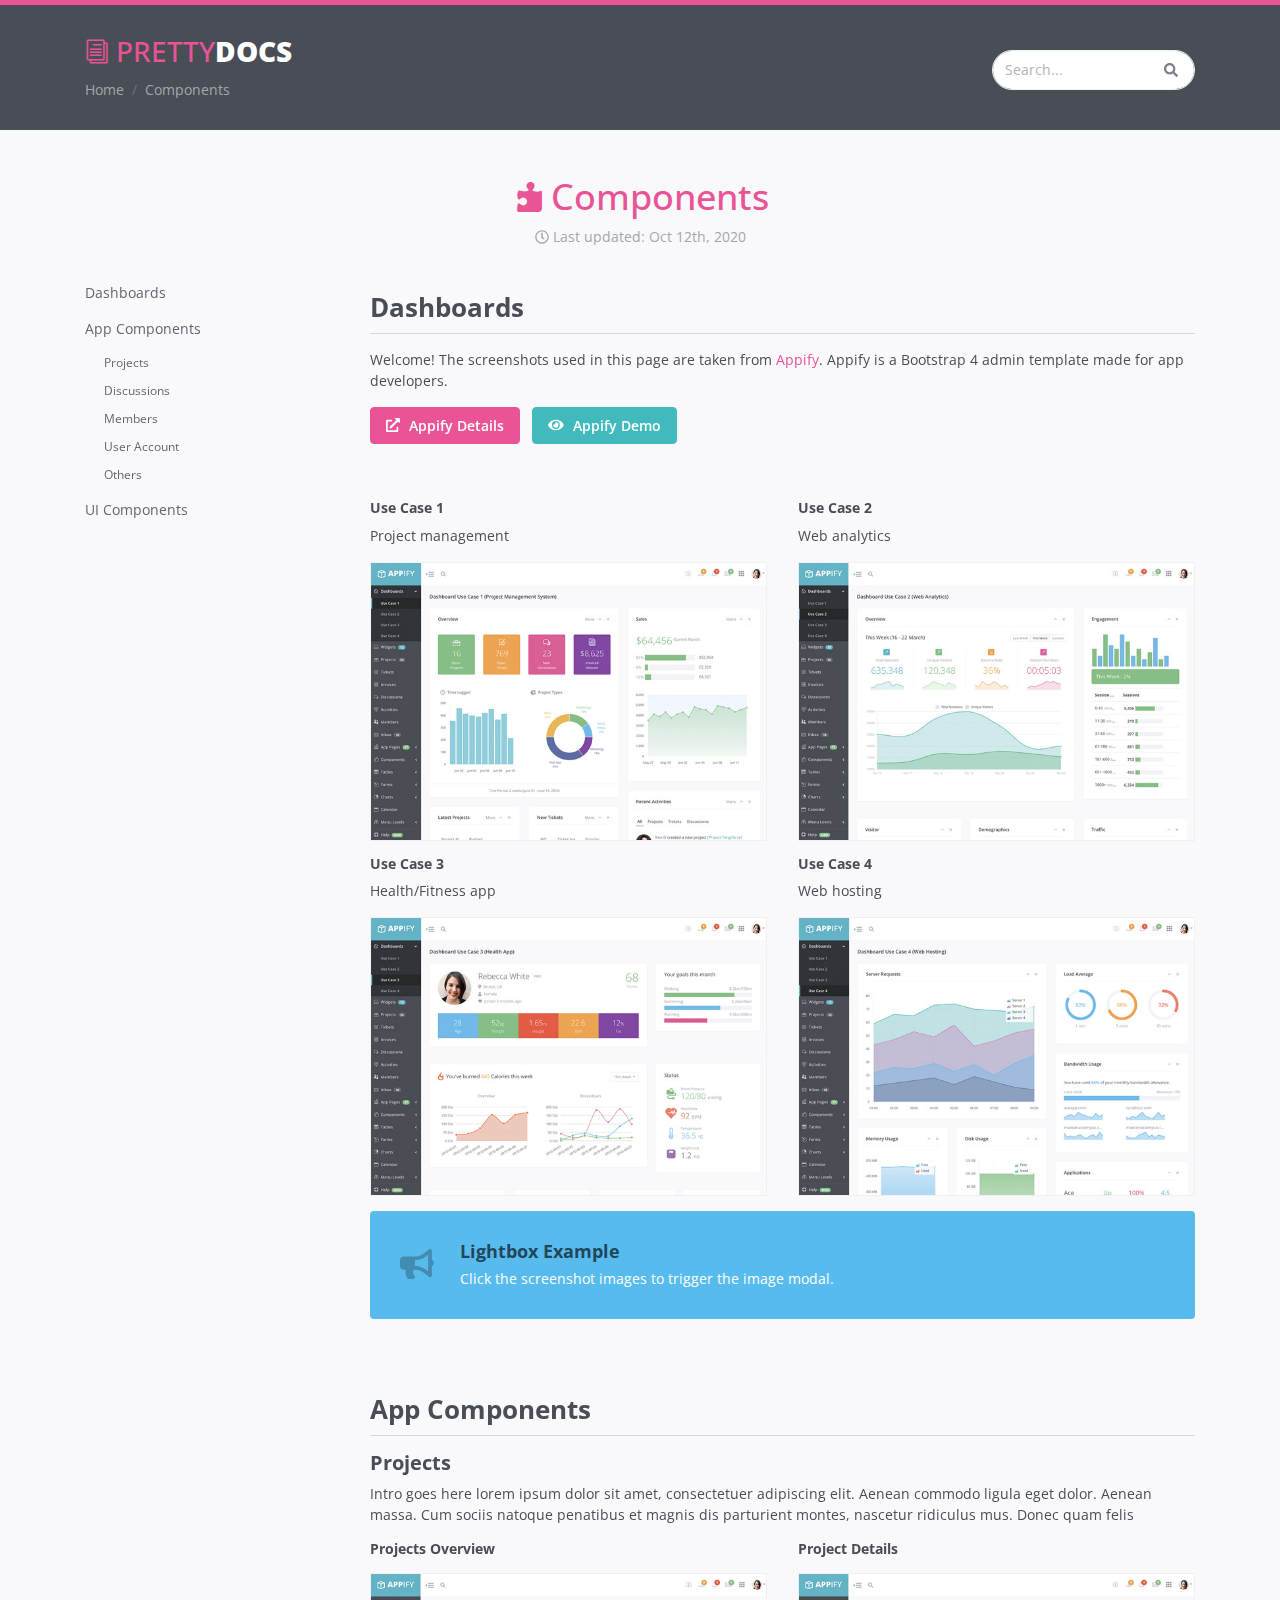
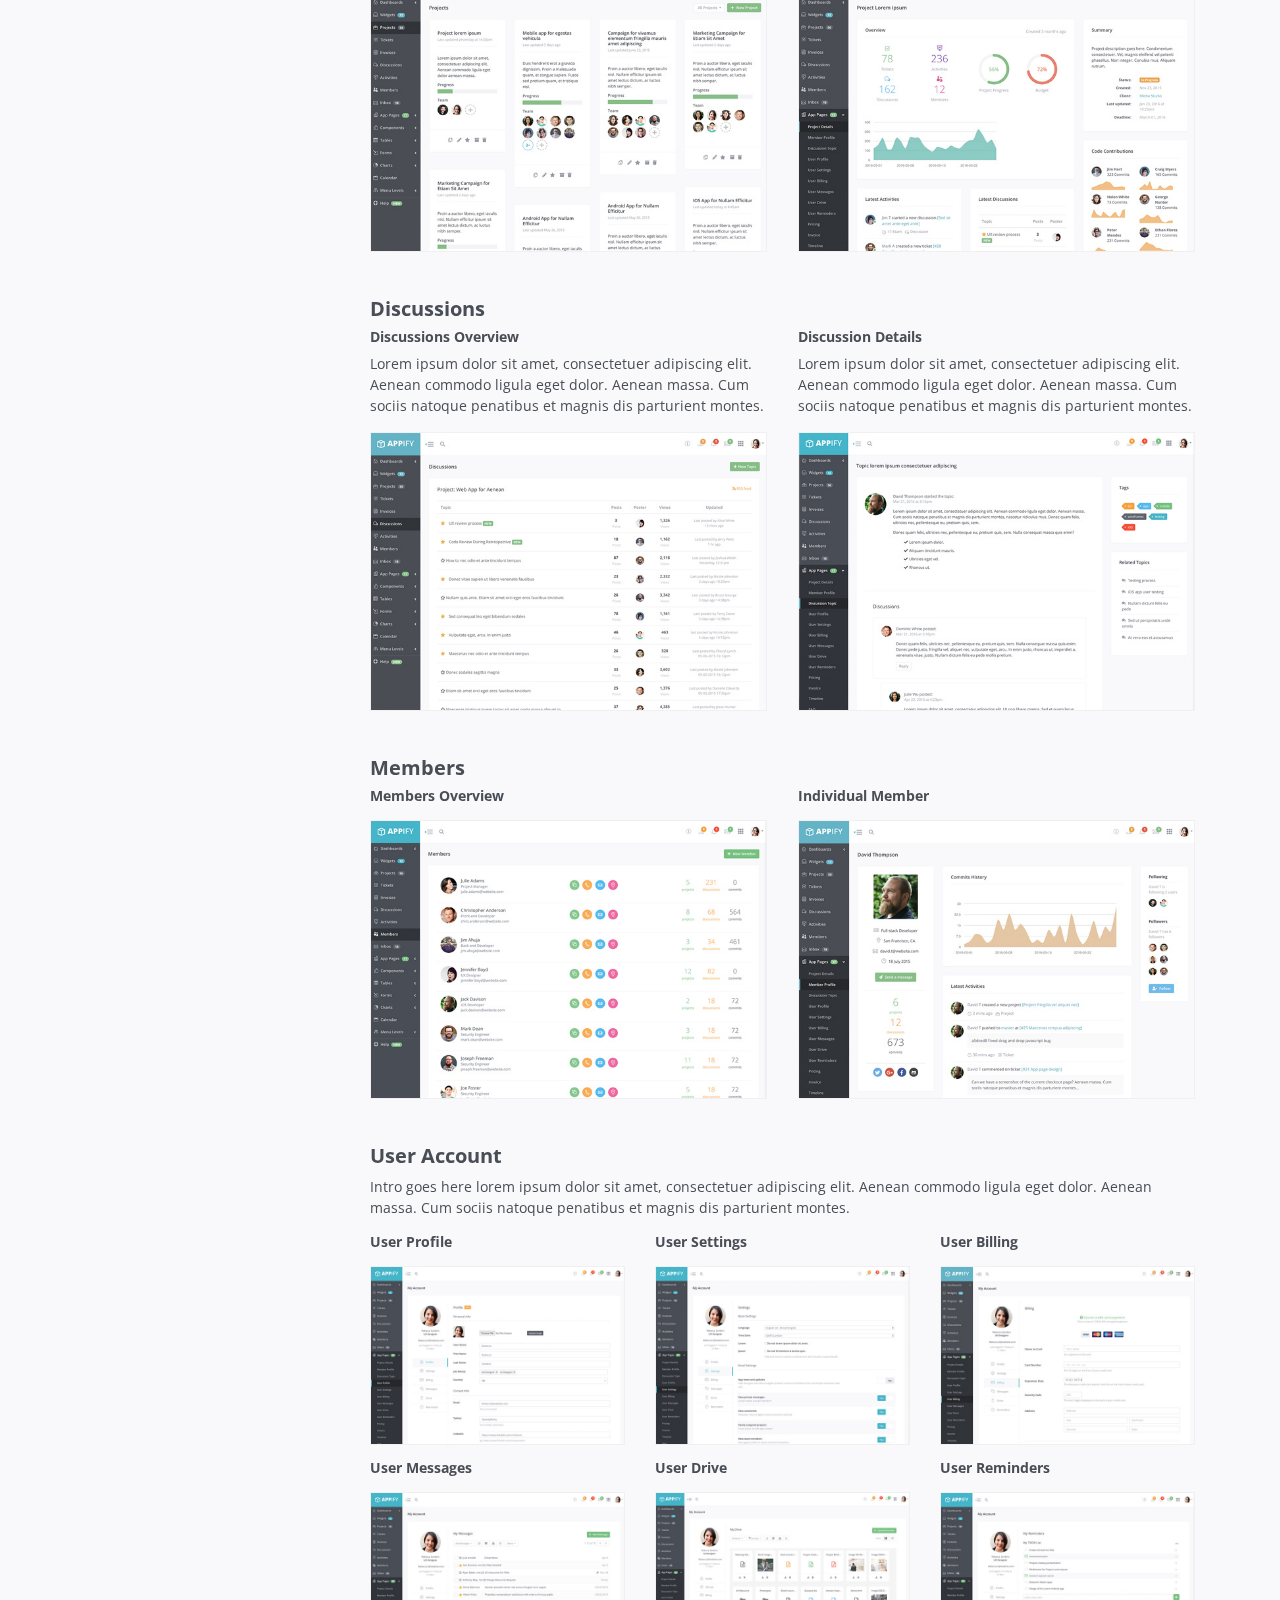
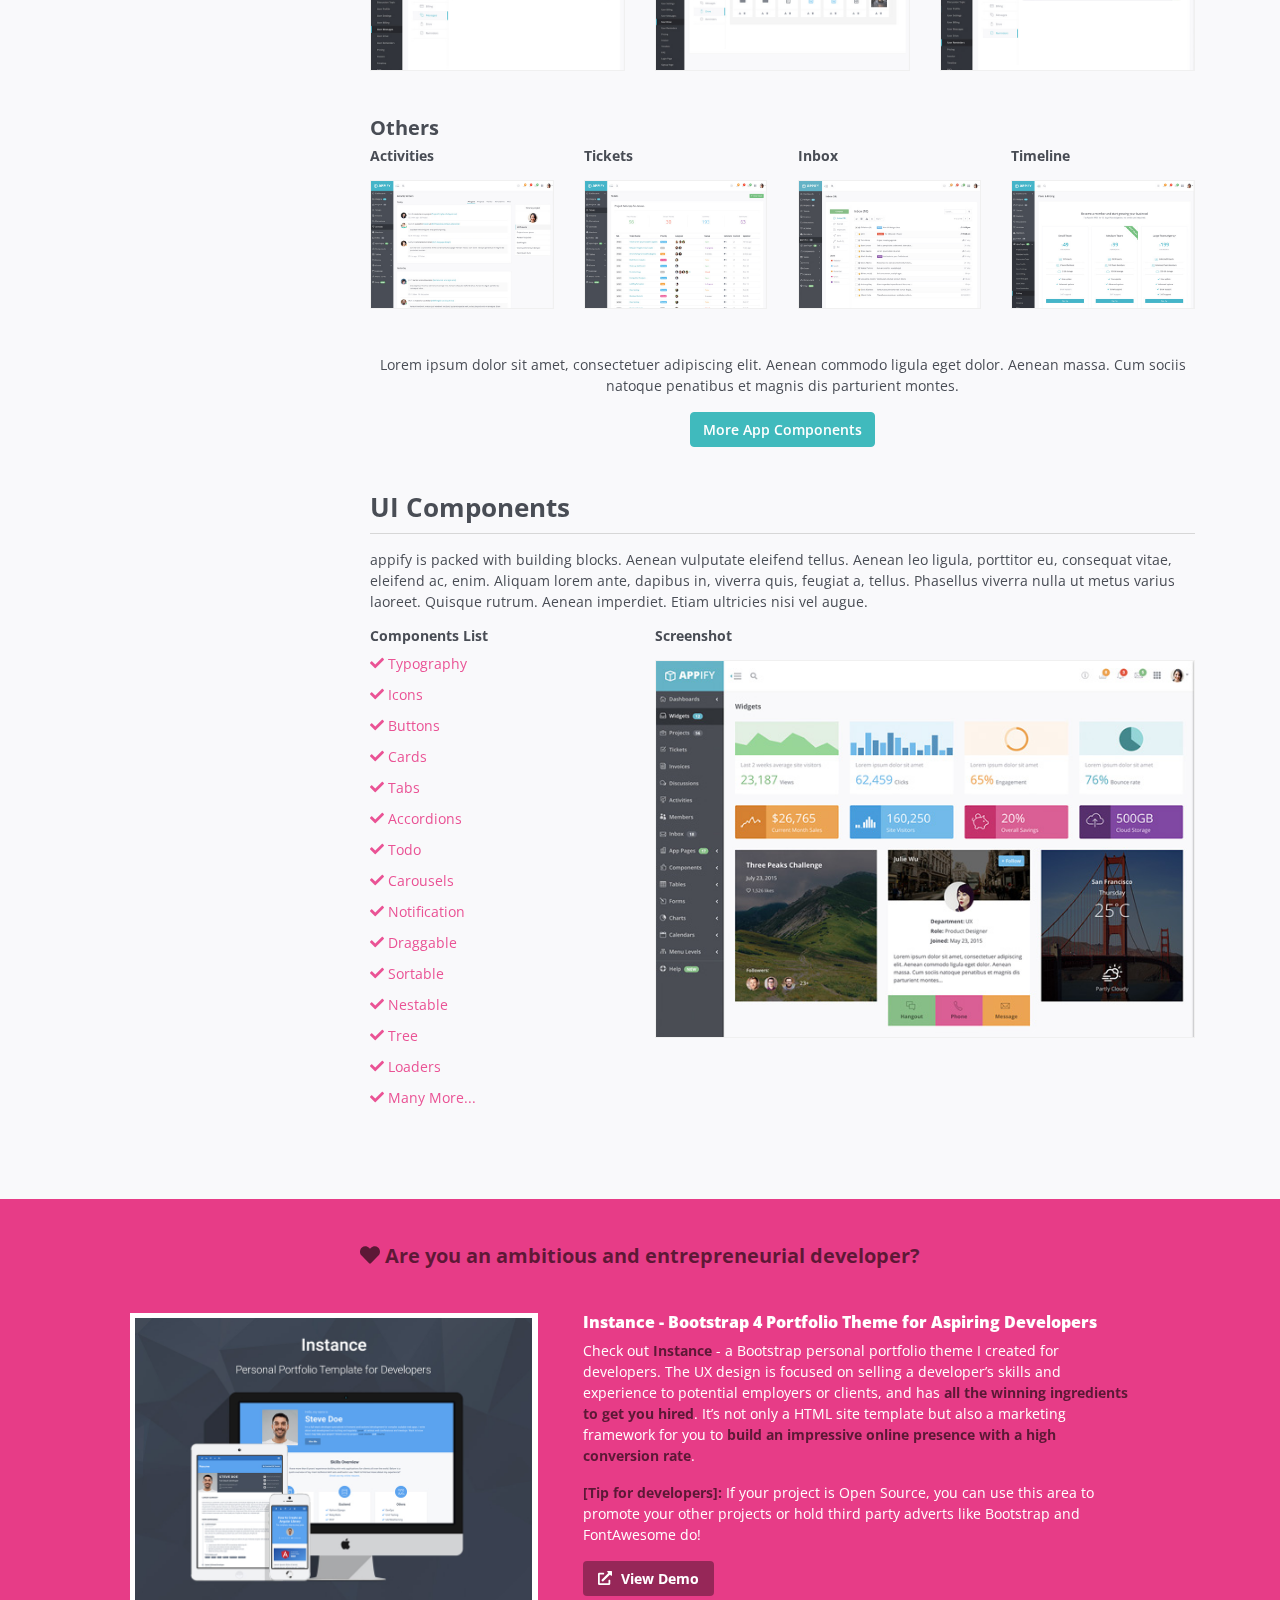
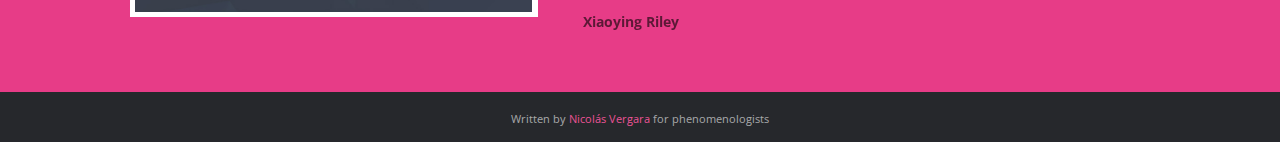
<file: components.html>
<!DOCTYPE html>
<html lang="en">
<head>
    <title>Bootstrap 4 project documentation theme for developers</title>
    <!-- Meta -->
    <meta charset="utf-8">
    <meta http-equiv="X-UA-Compatible" content="IE=edge">
    <meta name="viewport" content="width=device-width, initial-scale=1.0">
    <meta name="description" content="">
    <meta name="author" content="">
    <link rel="shortcut icon" href="favicon.ico">
    <link href='https://fonts.googleapis.com/css?family=Open+Sans:300italic,400italic,600italic,700italic,800italic,400,300,600,700,800' rel='stylesheet' type='text/css'>
    <!-- FontAwesome JS -->
    <script defer src="assets/fontawesome/js/all.js"></script>
    <!-- Global CSS -->
    <link rel="stylesheet" href="assets/plugins/bootstrap/css/bootstrap.min.css">
    <!-- Plugins CSS -->
    <link rel="stylesheet" href="assets/plugins/prism/prism.css">
    <link rel="stylesheet" href="assets/plugins/lightbox/dist/ekko-lightbox.css">
    <link rel="stylesheet" href="assets/plugins/elegant_font/css/style.css">

    <!-- Theme CSS -->
    <link id="theme-style" rel="stylesheet" href="assets/css/styles.css">

</head>

<body class="body-pink">
    <div class="page-wrapper">
        <!-- ******Header****** -->
        <header id="header" class="header">
            <div class="container">
                <div class="branding">
                    <h1 class="logo">
                        <a href="index.html">
                            <span aria-hidden="true" class="icon_documents_alt icon"></span>
                            <span class="text-highlight">Pretty</span><span class="text-bold">Docs</span>
                        </a>
                    </h1>
                </div><!--//branding-->
                <ol class="breadcrumb">
                    <li class="breadcrumb-item"><a href="index.html">Home</a></li>
                    <li class="breadcrumb-item active">Components</li>
                </ol>
                <div class="top-search-box">
	                 <form class="form-inline search-form justify-content-center" action="" method="get">

			            <input type="text" placeholder="Search..." name="search" class="form-control search-input">

			            <button type="submit" class="btn search-btn" value="Search"><i class="fas fa-search"></i></button>

			        </form>
                </div>
            </div><!--//container-->
        </header><!--//header-->
        <div class="doc-wrapper">
            <div class="container">
                <div id="doc-header" class="doc-header text-center">
                    <h1 class="doc-title"><span aria-hidden="true" class="icon icon_puzzle_alt"></span> Components</h1>
                    <div class="meta"><i class="far fa-clock"></i> Last updated: Oct 12th, 2020</div>
                </div><!--//doc-header-->
                <div class="doc-body row" >
                    <div class="doc-content col-md-9 col-12 order-1">
                        <div class="content-inner">
                            <section id="dashboards" class="doc-section">
                                <h2 class="section-title">Dashboards</h2>
                                <div class="section-block">
                                    <p>Welcome! The screenshots used in this page are taken from <a href="https://themes.3rdwavemedia.com/bootstrap-templates/product/appify-bootstrap-4-admin-template-for-app-developers/" target="_blank">Appify</a>. Appify is a Bootstrap 4 admin template made for app developers.</p>
                                    <ul class="list list-inline">
                                        <li class="list-inline-item"><a class="btn btn-cta btn-pink" href="https://themes.3rdwavemedia.com/bootstrap-templates/product/appify-bootstrap-4-admin-template-for-app-developers/" target="_blank"><i class="fas fa-external-link-alt"></i> Appify Details</a></li>
                                        <li class="list-inline-item"><a class="btn btn-cta btn-primary" href="https://themes.3rdwavemedia.com/bootstrap-templates/product/appify-bootstrap-4-admin-template-for-app-developers/" target="_blank"><i class="fas fa-eye"></i> Appify Demo</a></li>
                                    </ul>

                                </div><!--//section-block-->
                                <div class="section-block">
                                    <div class="row">
                                        <div class="col-md-6 col-sm-12 col-sm-12">
                                            <h6>Use Case 1</h6>
                                            <p>Project management</p>
                                            <div class="screenshot-holder">
                                                <a href="assets/images/demo/appify-dashboard-1.jpg" data-title="Dashboard - Project Management" data-toggle="lightbox"><img class="img-fluid" src="assets/images/demo/appify-dashboard-1-thumb.jpg" alt="screenshot" /></a>
                                                <a class="mask" href="assets/images/demo/appify-dashboard-1.jpg" data-title="Dashboard - Project Management" data-toggle="lightbox"><i class="icon fa fa-search-plus"></i></a>
                                            </div>
                                        </div>
                                         <div class="col-md-6 col-sm-12 col-sm-12">
                                            <h6>Use Case 2</h6>
                                            <p>Web analytics</p>
                                            <div class="screenshot-holder">
                                                <a href="assets/images/demo/appify-dashboard-2.jpg" data-title="Dashboard - Web Analytics" data-toggle="lightbox"><img class="img-fluid" src="assets/images/demo/appify-dashboard-2-thumb.jpg" alt="screenshot" /></a>
                                                <a class="mask" href="assets/images/demo/appify-dashboard-2.jpg" data-title="Dashboard - Web Analytics" data-toggle="lightbox"><i class="icon fa fa-search-plus"></i></a>
                                            </div>
                                        </div>
                                        <div class="clearfix"></div>
                                         <div class="col-md-6 col-sm-12 col-sm-12">
                                            <h6>Use Case 3</h6>
                                            <p>Health/Fitness app</p>
                                            <div class="screenshot-holder">
                                                <a href="assets/images/demo/appify-dashboard-3.jpg" data-title="Dashboard - Health/Fitness" data-toggle="lightbox"><img class="img-fluid" src="assets/images/demo/appify-dashboard-3-thumb.jpg" alt="screenshot" /></a>
                                                <a class="mask" href="assets/images/demo/appify-dashboard-3.jpg" data-title="Dashboard - Health/Fitness" data-toggle="lightbox"><i class="icon fa fa-search-plus"></i></a>
                                            </div>
                                        </div>
                                         <div class="col-md-6 col-sm-12 col-sm-12">
                                            <h6>Use Case 4</h6>
                                            <p>Web hosting</p>
                                            <div class="screenshot-holder">
                                                <a href="assets/images/demo/appify-dashboard-4.jpg" data-title="Dashboard - Web Hosting" data-toggle="lightbox"><img class="img-fluid" src="assets/images/demo/appify-dashboard-4-thumb.jpg" alt="screenshot" /></a>
                                                <a class="mask" href="assets/images/demo/appify-dashboard-4.jpg" data-title="Dashboard - Web Hosting" data-toggle="lightbox"><i class="icon fa fa-search-plus"></i></a>
                                            </div>
                                        </div>
                                    </div><!--//row-->
                                    <div class="callout-block callout-info">
                                        <div class="icon-holder">
                                            <i class="fas fa-bullhorn"></i>
                                        </div><!--//icon-holder-->
                                        <div class="content">
                                            <h4 class="callout-title">Lightbox Example</h4>
                                            <p>Click the screenshot images to trigger the image modal.</p>
                                        </div><!--//content-->
                                    </div><!--//callout-->
                                </div><!--//section-block-->

                            </section><!--//doc-section-->

                            <section id="app-components" class="doc-section">
                                <h2 class="section-title">App Components</h2>
                                <div id="projects" class="section-block">
                                    <h3 class="block-title">Projects</h3>
                                    <p>Intro goes here lorem ipsum dolor sit amet, consectetuer adipiscing elit. Aenean commodo ligula eget dolor. Aenean massa. Cum sociis natoque penatibus et magnis dis parturient montes, nascetur ridiculus mus. Donec quam felis</p>
                                    <div class="row">
                                        <div class="col-md-6 col-12">
                                            <h6>Projects Overview</h6>
                                            <div class="screenshot-holder">
                                                <a href="assets/images/demo/appify-projects.jpg" data-title="Project Overview" data-toggle="lightbox"><img class="img-fluid" src="assets/images/demo/appify-projects-thumb.jpg" alt="screenshot" /></a>
                                                <a class="mask" href="assets/images/demo/appify-projects.jpg" data-title="Project Overview" data-toggle="lightbox"><i class="icon fa fa-search-plus"></i></a>
                                            </div>
                                        </div>
                                        <div class="col-md-6 col-12">
                                            <h6>Project Details</h6>
                                            <div class="screenshot-holder">
                                                <a href="assets/images/demo/appify-project.jpg" data-title="Project Details" data-toggle="lightbox"><img class="img-fluid" src="assets/images/demo/appify-project-thumb.jpg" alt="screenshot" /></a>
                                                <a class="mask" href="assets/images/demo/appify-project.jpg" data-title="Project Details" data-toggle="lightbox"><i class="icon fa fa-search-plus"></i></a>
                                            </div>
                                        </div>
                                    </div><!--//row-->
                                </div><!--//section-block-->
                                <div id="discussions" class="section-block">
                                    <h3 class="block-title">Discussions</h3>
                                    <div class="row">
                                        <div class="col-md-6 col-12">
                                            <h6>Discussions Overview</h6>
                                            <p>Lorem ipsum dolor sit amet, consectetuer adipiscing elit. Aenean commodo ligula eget dolor. Aenean massa. Cum sociis natoque penatibus et magnis dis parturient montes.</p>
                                            <div class="screenshot-holder">
                                                <a href="assets/images/demo/appify-discussions.jpg" data-title="Discussion Overview" data-toggle="lightbox"><img class="img-fluid" src="assets/images/demo/appify-discussions-thumb.jpg" alt="screenshot" /></a>
                                                <a class="mask" href="assets/images/demo/appify-discussions.jpg" data-title="Discussion Overview" data-toggle="lightbox"><i class="icon fa fa-search-plus"></i></a>
                                            </div>
                                        </div>
                                        <div class="col-md-6 col-12">
                                            <h6>Discussion Details</h6>
                                            <p>Lorem ipsum dolor sit amet, consectetuer adipiscing elit. Aenean commodo ligula eget dolor. Aenean massa. Cum sociis natoque penatibus et magnis dis parturient montes.</p>
                                            <div class="screenshot-holder">
                                                <a href="assets/images/demo/appify-discussion.jpg" data-title="Discussion Details" data-toggle="lightbox"><img class="img-fluid" src="assets/images/demo/appify-discussion-thumb.jpg" alt="screenshot" /></a>
                                                <a class="mask" href="assets/images/demo/appify-discussion.jpg" data-title="Discussion Details" data-toggle="lightbox"><i class="icon fa fa-search-plus"></i></a>
                                            </div>
                                        </div>
                                    </div><!--//row-->
                                </div><!--//section-block-->

                                <div id="members" class="section-block">
                                    <h3 class="block-title">Members</h3>
                                    <div class="row">
                                        <div class="col-md-6 col-12">
                                            <h6>Members Overview</h6>
                                            <div class="screenshot-holder">
                                                <a href="assets/images/demo/appify-members.jpg" data-toggle="lightbox"><img class="img-fluid" src="assets/images/demo/appify-members-thumb.jpg" alt="screenshot" /></a>
                                                <a class="mask" href="assets/images/demo/appify-members.jpg" data-toggle="lightbox"><i class="icon fa fa-search-plus"></i></a>
                                            </div>
                                        </div>
                                        <div class="col-md-6 col-12">
                                            <h6>Individual Member</h6>
                                            <div class="screenshot-holder">
                                                <a href="assets/images/demo/appify-member.jpg" data-toggle="lightbox"><img class="img-fluid" src="assets/images/demo/appify-member-thumb.jpg" alt="screenshot" /></a>
                                                <a class="mask" href="assets/images/demo/appify-member.jpg" data-toggle="lightbox"><i class="icon fa fa-search-plus"></i></a>
                                            </div>
                                        </div>
                                    </div><!--//row-->
                                </div><!--//section-block-->

                                <div id="account" class="section-block">
                                    <h3 class="block-title">User Account</h3>
                                    <p>Intro goes here lorem ipsum dolor sit amet, consectetuer adipiscing elit. Aenean commodo ligula eget dolor. Aenean massa. Cum sociis natoque penatibus et magnis dis parturient montes.</p>
                                    <div class="row">
                                        <div class="col-md-4 col-sm-4 col-xs-6">
                                            <h6>User Profile</h6>
                                            <div class="screenshot-holder">
                                                <a href="assets/images/demo/appify-account-profile.jpg" data-toggle="lightbox"><img class="img-fluid" src="assets/images/demo/appify-account-profile-thumb.jpg" alt="screenshot" /></a>
                                                <a class="mask" href="assets/images/demo/appify-account-profile.jpg" data-toggle="lightbox"><i class="icon fa fa-search-plus"></i></a>
                                            </div>
                                        </div>
                                        <div class="col-md-4 col-sm-4 col-xs-6">
                                            <h6>User Settings</h6>
                                            <div class="screenshot-holder">
                                                <a href="assets/images/demo/appify-account-settings.jpg" data-toggle="lightbox"><img class="img-fluid" src="assets/images/demo/appify-account-settings-thumb.jpg" alt="screenshot" /></a>
                                                <a class="mask" href="assets/images/demo/appify-account-settings.jpg" data-toggle="lightbox"><i class="icon fa fa-search-plus"></i></a>
                                            </div>
                                        </div>
                                        <div class="col-md-4 col-sm-4 col-xs-6">
                                            <h6>User Billing</h6>
                                            <div class="screenshot-holder">
                                                <a href="assets/images/demo/appify-account-billing.jpg" data-toggle="lightbox"><img class="img-fluid" src="assets/images/demo/appify-account-billing-thumb.jpg" alt="screenshot" /></a>
                                                <a class="mask" href="assets/images/demo/appify-account-billing.jpg" data-toggle="lightbox"><i class="icon fa fa-search-plus"></i></a>
                                            </div>
                                        </div>
                                        <div class="col-md-4 col-sm-4 col-xs-6">
                                            <h6>User Messages</h6>
                                            <div class="screenshot-holder">
                                                <a href="assets/images/demo/appify-account-messages.jpg" data-toggle="lightbox"><img class="img-fluid" src="assets/images/demo/appify-account-messages-thumb.jpg" alt="screenshot" /></a>
                                                <a class="mask" href="assets/images/demo/appify-account-messages.jpg" data-toggle="lightbox"><i class="icon fa fa-search-plus"></i></a>
                                            </div>
                                        </div>
                                        <div class="col-md-4 col-sm-4 col-xs-6">
                                            <h6>User Drive</h6>
                                            <div class="screenshot-holder">
                                                <a href="assets/images/demo/appify-account-drive.jpg" data-toggle="lightbox"><img class="img-fluid" src="assets/images/demo/appify-account-drive-thumb.jpg" alt="screenshot" /></a>
                                                <a class="mask" href="assets/images/demo/appify-account-drive.jpg" data-toggle="lightbox"><i class="icon fa fa-search-plus"></i></a>
                                            </div>
                                        </div>
                                        <div class="col-md-4 col-sm-4 col-xs-6">
                                            <h6>User Reminders</h6>
                                            <div class="screenshot-holder">
                                                <a href="assets/images/demo/appify-account-reminders.jpg" data-toggle="lightbox"><img class="img-fluid" src="assets/images/demo/appify-account-reminders-thumb.jpg" alt="screenshot" /></a>
                                                <a class="mask" href="assets/images/demo/appify-account-reminders.jpg" data-toggle="lightbox"><i class="icon fa fa-search-plus"></i></a>
                                            </div>
                                        </div>
                                    </div><!--//row-->
                                </div><!--//section-block-->

                                 <div id="others" class="section-block">
                                    <h3 class="block-title">Others</h3>
                                    <div class="row">
                                        <div class="col-md-3 col-sm-3 col-xs-6">
                                            <h6>Activities</h6>
                                            <div class="screenshot-holder">
                                                <a href="assets/images/demo/appify-activities.jpg" data-toggle="lightbox"><img class="img-fluid" src="assets/images/demo/appify-activities-thumb.jpg" alt="screenshot" /></a>
                                                <a class="mask" href="assets/images/demo/appify-activities.jpg" data-toggle="lightbox"><i class="icon fa fa-search-plus"></i></a>
                                            </div>
                                        </div>
                                        <div class="col-md-3 col-sm-3 col-xs-6">
                                            <h6>Tickets</h6>
                                            <div class="screenshot-holder">
                                                <a href="assets/images/demo/appify-tickets.jpg" data-toggle="lightbox"><img class="img-fluid" src="assets/images/demo/appify-tickets-thumb.jpg" alt="screenshot" /></a>
                                                <a class="mask" href="assets/images/demo/appify-tickets.jpg" data-toggle="lightbox"><i class="icon fa fa-search-plus"></i></a>
                                            </div>
                                        </div>
                                        <div class="col-md-3 col-sm-3 col-xs-6">
                                            <h6>Inbox</h6>
                                            <div class="screenshot-holder">
                                                <a href="assets/images/demo/appify-inbox.jpg" data-toggle="lightbox"><img class="img-fluid" src="assets/images/demo/appify-inbox-thumb.jpg" alt="screenshot" /></a>
                                                <a class="mask" href="assets/images/demo/appify-inbox.jpg" data-toggle="lightbox"><i class="icon fa fa-search-plus"></i></a>
                                            </div>
                                        </div>
                                        <div class="col-md-3 col-sm-3 col-xs-6">
                                            <h6>Timeline</h6>
                                            <div class="screenshot-holder">
                                                <a href="assets/images/demo/appify-timeline.jpg" data-toggle="lightbox"><img class="img-fluid" src="assets/images/demo/appify-timeline-thumb.jpg" alt="screenshot" /></a>
                                                <a class="mask" href="assets/images/demo/appify-timeline.jpg" data-toggle="lightbox"><i class="icon fa fa-search-plus"></i></a>
                                            </div>
                                        </div>
                                    </div><!--//row-->
                                </div><!--//section-block-->
                                <div class="section-block">
                                    <p class="text-center">Lorem ipsum dolor sit amet, consectetuer adipiscing elit. Aenean commodo ligula eget dolor. Aenean massa. Cum sociis natoque penatibus et magnis dis parturient montes.</p>
                                    <div class="center-block text-center">
                                         <a class="btn btn-primary" href="https://themes.3rdwavemedia.com/bootstrap-templates/product/appify-bootstrap-4-admin-template-for-app-developers/" target="_blank">More App Components</a>
                                    </div>
                                </div><!--//section-block-->
                            </section><!--//doc-section-->
                            <section id="ui-components" class="doc-section">
                                <h2 class="section-title">UI Components</h2>
                                <div class="section-block">
                                    <p>appify is packed with building blocks. Aenean vulputate eleifend tellus. Aenean leo ligula, porttitor eu, consequat vitae, eleifend ac, enim. Aliquam lorem ante, dapibus in, viverra quis, feugiat a, tellus. Phasellus viverra nulla ut metus varius laoreet. Quisque rutrum. Aenean imperdiet. Etiam ultricies nisi vel augue. </p>
                                    <div class="row">
                                        <div class="col-lg-4 col-md-5 col-12">
                                            <h6>Components List</h6>
                                            <ul class="list list-unstyled">
                                                <li><a href="#"><i class="fas fa-check"></i> Typography</a></li>
                                                <li><a href="#"><i class="fas fa-check"></i> Icons</a></li>
                                                <li><a href="#"><i class="fas fa-check"></i> Buttons</a></li>
                                                <li><a href="#"><i class="fas fa-check"></i> Cards</a></li>
                                                <li><a href="#"><i class="fas fa-check"></i> Tabs</a></li>
                                                <li><a href="#"><i class="fas fa-check"></i> Accordions</a></li>
                                                <li><a href="#"><i class="fas fa-check"></i> Todo</a></li>
                                                <li><a href="#"><i class="fas fa-check"></i> Carousels</a></li>
                                                <li><a href="#"><i class="fas fa-check"></i> Notification</a></li>
                                                <li><a href="#"><i class="fas fa-check"></i> Draggable</a></li>
                                                <li><a href="#"><i class="fas fa-check"></i> Sortable</a></li>
                                                <li><a href="#"><i class="fas fa-check"></i> Nestable</a></li>
                                                <li><a href="#"><i class="fas fa-check"></i> Tree</a></li>
                                                <li><a href="#"><i class="fas fa-check"></i> Loaders</a></li>
                                                <li><a href="#"><i class="fas fa-check"></i> Many More...</a></li>
                                            </ul>
                                        </div>
                                        <div class="col-lg-8 col-md-5 col-12">
                                            <h6>Screenshot</h6>
                                            <div class="screenshot-holder">
                                                <a href="https://themes.3rdwavemedia.com/bootstrap-templates/product/appify-bootstrap-4-admin-template-for-app-developers/" target="_blank"><img class="img-fluid" src="assets/images/demo/appify-widgets-thumb.jpg" alt="screenshot" /></a>
                                                <a class="mask" href="https://themes.3rdwavemedia.com/bootstrap-templates/product/appify-bootstrap-4-admin-template-for-app-developers/" target="_blank"><i class="icon fa fa-link"></i></a>
                                                </div>
                                        </div>
                                    </div><!--//row-->
                                </div><!--//section-block-->
                            </section><!--//doc-section-->

                        </div><!--//content-inner-->
                    </div><!--//doc-content-->
                    <div class="doc-sidebar col-md-3 col-12 order-0 d-none d-md-flex">
                        <div id="doc-nav" class="doc-nav">
                            <nav id="doc-menu" class="nav doc-menu flex-column sticky">
                                <a class="nav-link scrollto" href="#dashboards">Dashboards</a>
                                <a class="nav-link scrollto" href="#app-components">App Components</a>
                                    <nav class="doc-sub-menu nav flex-column">
                                        <a class="nav-link scrollto" href="#projects">Projects</a>
                                        <a class="nav-link scrollto" href="#discussions">Discussions</a>
                                        <a class="nav-link scrollto" href="#members">Members</a>
                                        <a class="nav-link scrollto" href="#account">User Account</a>
                                        <a class="nav-link scrollto" href="#others">Others</a>
                                    </nav><!--//nav-->
                                <a class="nav-link scrollto" href="#ui-components">UI Components</a>
                            </nav><!--//doc-menu-->
                        </div><!--//doc-nav-->
                    </div><!--//doc-sidebar-->
                </div><!--//doc-body-->
            </div><!--//container-->
        </div><!--//doc-wrapper-->

        <div id="promo-block" class="promo-block">
            <div class="container">
                <div class="promo-block-inner">
                    <h3 class="promo-title text-center"><i class="fas fa-heart"></i> <a href="https://themes.3rdwavemedia.com/bootstrap-templates/portfolio/instance-bootstrap-portfolio-theme-for-developers/" target="_blank">Are you an ambitious and entrepreneurial developer?</a></h3>
                    <div class="row">
                        <div class="figure-holder col-lg-5 col-md-6 col-12">
                            <div class="figure-holder-inner">
                                <a href="https://themes.3rdwavemedia.com/bootstrap-templates/portfolio/instance-bootstrap-portfolio-theme-for-developers/" target="_blank"><img class="img-fluid" src="assets/images/demo/instance-promo.jpg" alt="Instance Theme" /></a>
                                <a class="mask" href="https://themes.3rdwavemedia.com/bootstrap-templates/portfolio/instance-bootstrap-portfolio-theme-for-developers/"><i class="icon fa fa-heart pink"></i></a>

                            </div>
                        </div><!--//figure-holder-->
                        <div class="content-holder col-lg-7 col-md-6 col-12">
                            <div class="content-holder-inner">
                                <div class="desc">
                                    <h4 class="content-title"><strong> Instance - Bootstrap 4 Portfolio Theme for Aspiring Developers</strong></h4>
                                    <p>Check out <a href="https://themes.3rdwavemedia.com/bootstrap-templates/portfolio/instance-bootstrap-portfolio-theme-for-developers/" target="_blank">Instance</a> - a Bootstrap personal portfolio theme I created for developers. The UX design is focused on selling a developer’s skills and experience to potential employers or clients, and has <strong class="highlight">all the winning ingredients to get you hired</strong>. It’s not only a HTML site template but also a marketing framework for you to <strong class="highlight">build an impressive online presence with a high conversion rate</strong>. </p>
                                    <p><strong class="highlight">[Tip for developers]:</strong> If your project is Open Source, you can use this area to promote your other projects or hold third party adverts like Bootstrap and FontAwesome do!</p>
                                    <a class="btn btn-cta" href="https://themes.3rdwavemedia.com/bootstrap-templates/portfolio/instance-bootstrap-portfolio-theme-for-developers/" target="_blank"><i class="fas fa-external-link-alt"></i> View Demo</a>

                                </div><!--//desc-->


                                <div class="author"><a href="https://themes.3rdwavemedia.com">Xiaoying Riley</a></div>
                            </div><!--//content-holder-inner-->
                        </div><!--//content-holder-->
                    </div><!--//row-->
                </div><!--//promo-block-inner-->
            </div><!--//container-->
        </div><!--//promo-block-->

    </div><!--//page-wrapper-->

    <footer id="footer" class="footer text-center">
        <div class="container">
            <!--/* This template is free as long as you keep the footer attribution link. If you'd like to use the template without the attribution link, you can buy the commercial license via our website: themes.3rdwavemedia.com Thank you for your support. :) */-->
              <small class="copyright">Written by <a href="https://github.com/Switchfools" target="_blank">Nicolás Vergara</a> for phenomenologists</small>
        </div><!--//container-->
    </footer><!--//footer-->


    <!-- Main Javascript -->
    <script type="text/javascript" src="assets/plugins/jquery-3.4.1.min.js"></script>
    <script type="text/javascript" src="assets/plugins/bootstrap/js/bootstrap.min.js"></script>
    <script type="text/javascript" src="assets/plugins/prism/prism.js"></script>
    <script type="text/javascript" src="assets/plugins/jquery-scrollTo/jquery.scrollTo.min.js"></script>
    <script type="text/javascript" src="assets/plugins/lightbox/dist/ekko-lightbox.min.js"></script>
    <script type="text/javascript" src="assets/plugins/stickyfill/dist/stickyfill.min.js"></script>
    <script type="text/javascript" src="assets/js/main.js"></script>

</body>
</html>
</file>
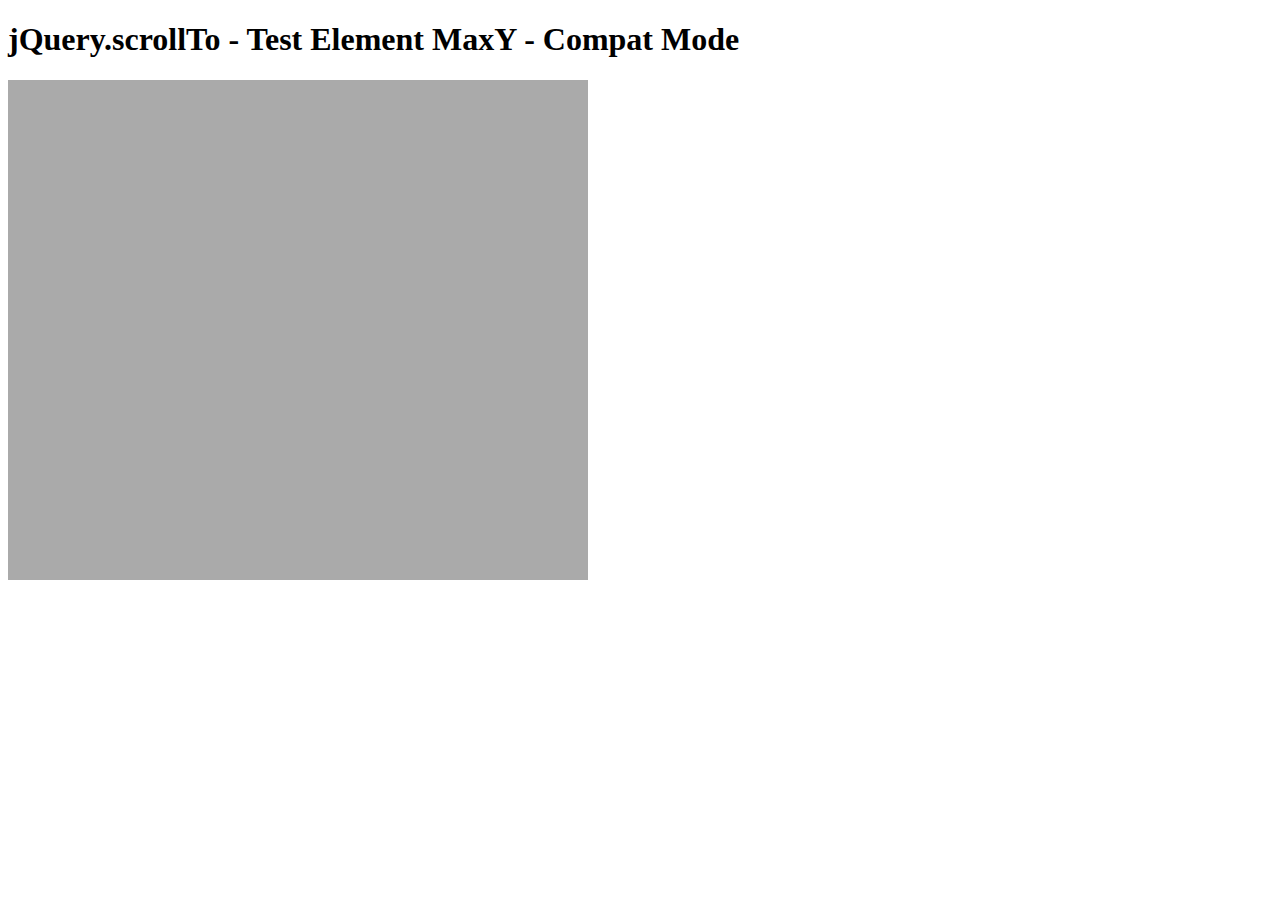
<file: assets/plugins/jquery-scrollTo/tests/ElemMaxY-compat.html>
<!DOCTYPE html PUBLIC "-//W3C//DTD XHTML 1.0 Transitional//EN" "http://www.w3.org/TR/xhtml1/DTD/xhtml1-transitional.dtd">
<html xmlns="http://www.w3.org/1999/xhtml">
<head>
	<meta http-equiv="Content-Type" content="text/html; charset=iso-8859-1" />
	<title>jQuery.scrollTo - Test Element MaxY - Compat Mode</title>
	<script type="text/javascript" src="https://code.jquery.com/jquery-1.11.0.js"></script>
	<script type="text/javascript" src="../jquery.scrollTo.js"></script>
	<script type="text/javascript" src="test.js"></script>
</head>
<body>
	<h1>jQuery.scrollTo - Test Element MaxY - Compat Mode</h1>
	
	<div id="viewport" style="width:600px;height:500px;overflow: auto">
		<div id="ua" style="height:1500px; width:500px; padding:0 40px; background-color:#AAA">
			&nbsp;
		</div>
	</div>
	<script type="text/javascript">
		$('#viewport').test();
	</script>
</html>
</file>
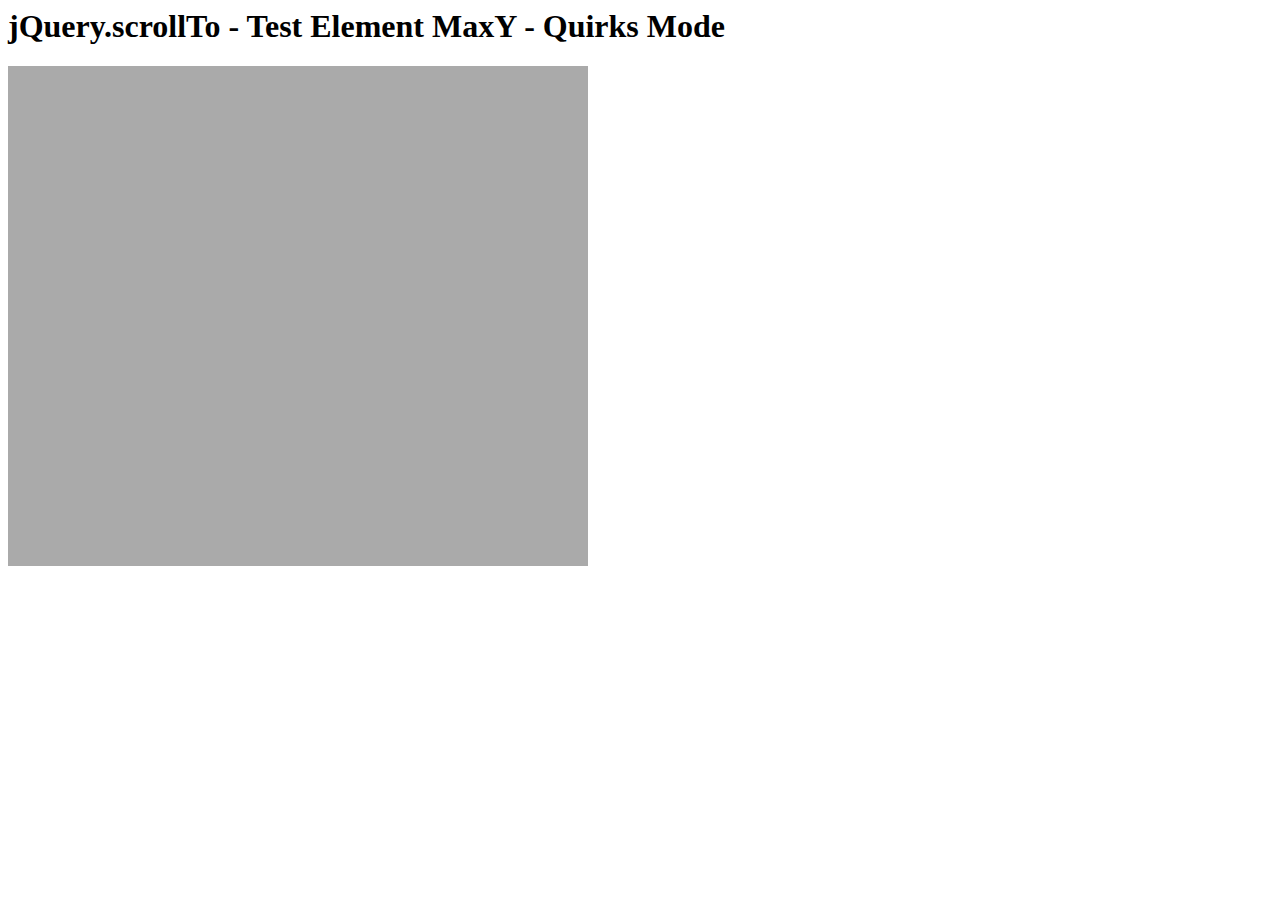
<file: assets/plugins/jquery-scrollTo/tests/ElemMaxY-quirks.html>
<html>
<head>
	<meta http-equiv="Content-Type" content="text/html; charset=iso-8859-1" />
	<title>jQuery.scrollTo - Test Element MaxY - Quirks Mode</title>
	<script type="text/javascript" src="https://code.jquery.com/jquery-1.11.0.js"></script>
	<script type="text/javascript" src="../jquery.scrollTo.js"></script>
	<script type="text/javascript" src="test.js"></script>
</head>
<body>
	<h1>jQuery.scrollTo - Test Element MaxY - Quirks Mode</h1>
	
	<div id="viewport" style="width:600px;height:500px;overflow: auto">
		<div id="ua" style="height:1500px; width:500px; padding:0 40px; background-color:#AAA">
			&nbsp;
		</div>
	</div>
	<script type="text/javascript">
		$('#viewport').test();
	</script>
</html>
</file>
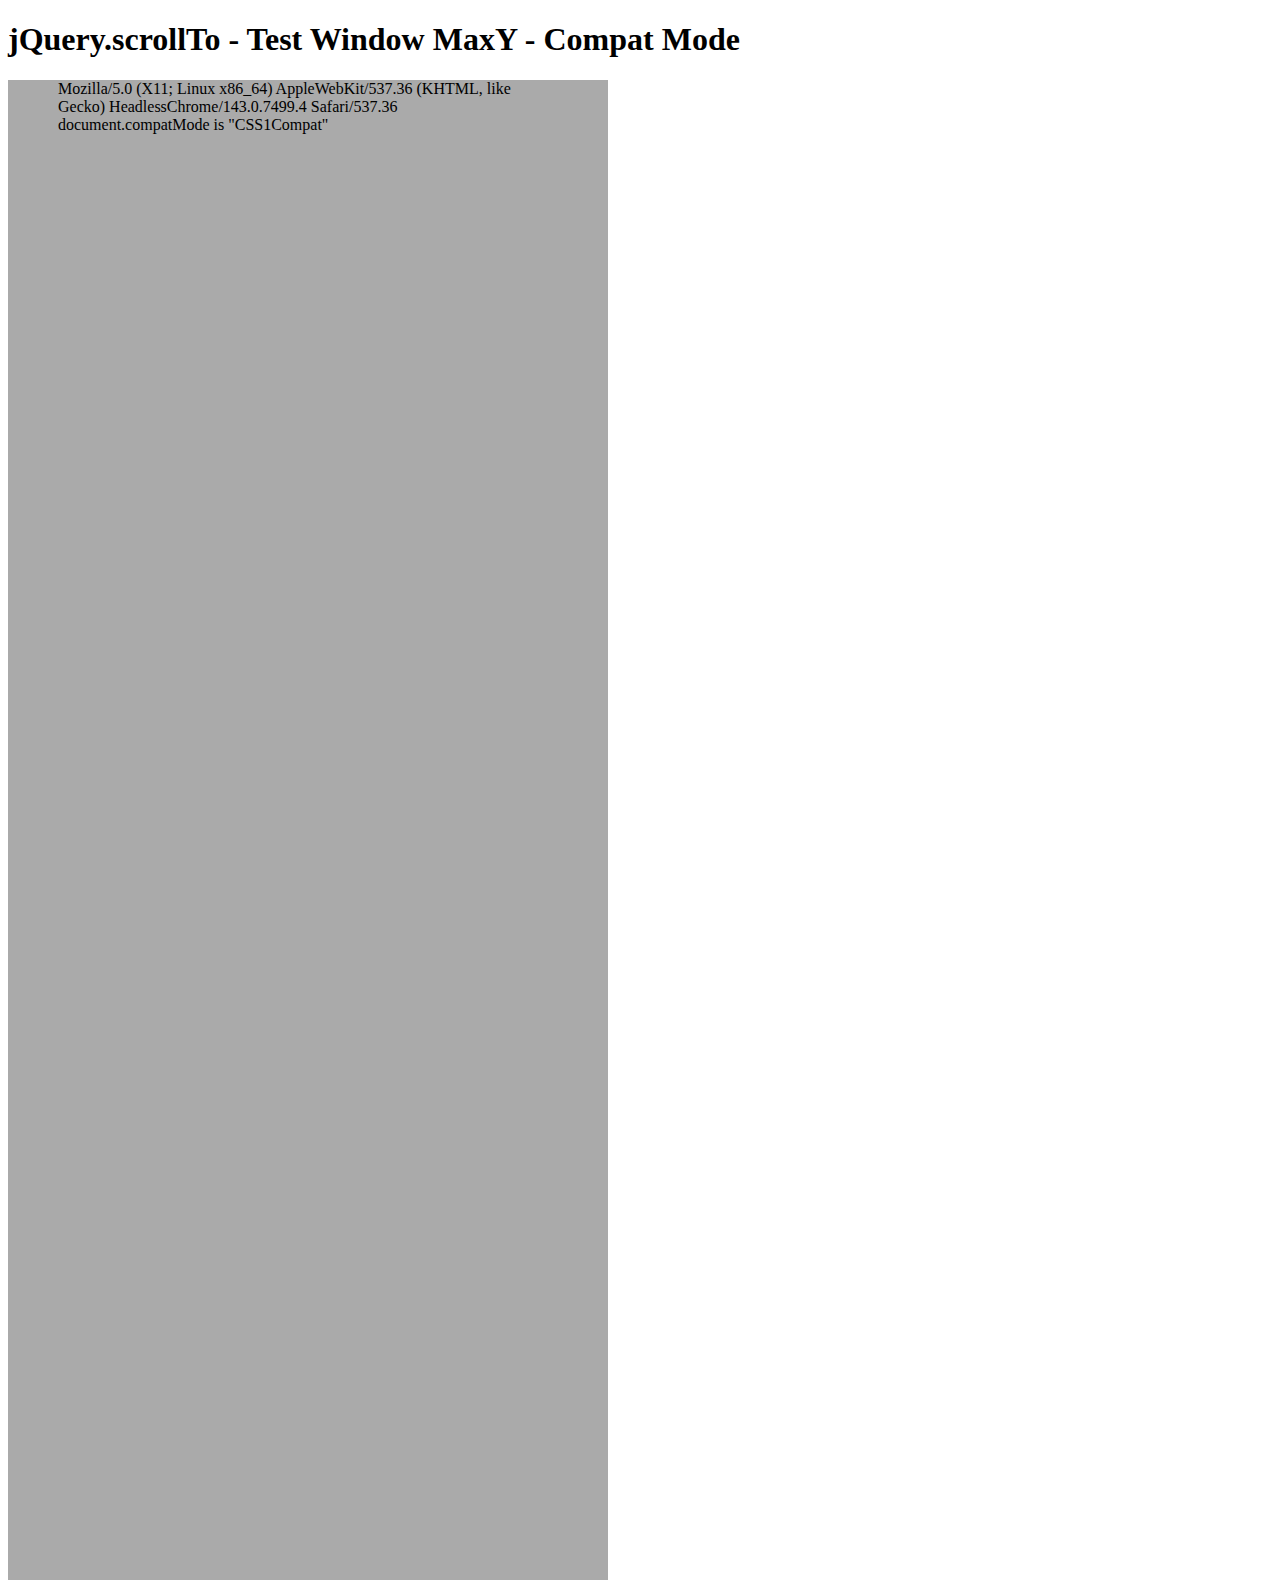
<file: assets/plugins/jquery-scrollTo/tests/WinMaxY-compat.html>
<!DOCTYPE html PUBLIC "-//W3C//DTD XHTML 1.0 Transitional//EN" "http://www.w3.org/TR/xhtml1/DTD/xhtml1-transitional.dtd">
<html xmlns="http://www.w3.org/1999/xhtml">
<head>
	<meta http-equiv="Content-Type" content="text/html; charset=iso-8859-1" />
	<title>jQuery.scrollTo - Test Window MaxY - Compat Mode</title>
	<script type="text/javascript" src="https://code.jquery.com/jquery-1.11.0.js"></script>
	<script type="text/javascript" src="../jquery.scrollTo.js"></script>
	<script type="text/javascript" src="test.js"></script>
</head>
<body>
	<h1>jQuery.scrollTo - Test Window MaxY - Compat Mode</h1>
	
	<div id="ua" style="height:1500px; width:500px; padding:0 50px; background-color:#AAA">
		&nbsp;
	</div>
	<script type="text/javascript">
		$(window).test();
	</script>
</html>
</file>
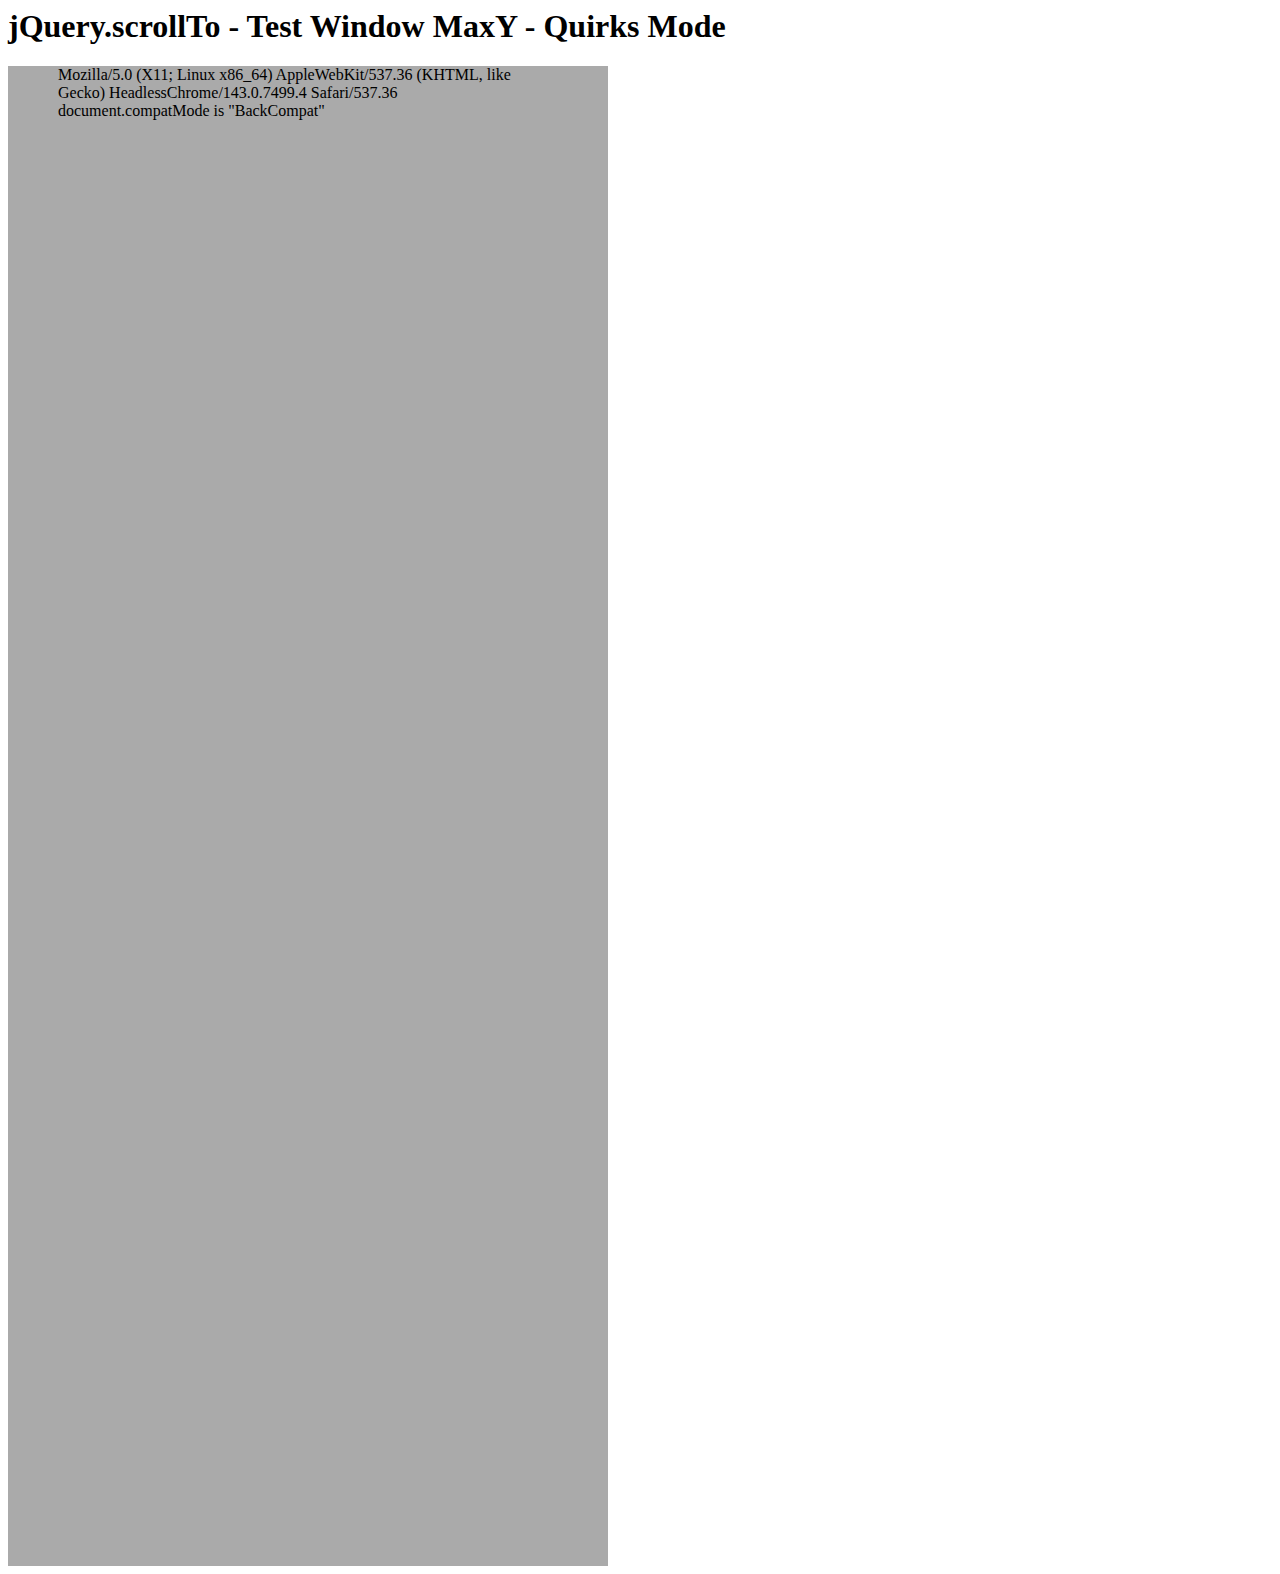
<file: assets/plugins/jquery-scrollTo/tests/WinMaxY-quirks.html>
<html>
<head>
	<meta http-equiv="Content-Type" content="text/html; charset=iso-8859-1" />
	<title>jQuery.scrollTo - Test Window MaxY - Quirks Mode</title>
	<script type="text/javascript" src="https://code.jquery.com/jquery-1.11.0.js"></script>
	<script type="text/javascript" src="../jquery.scrollTo.js"></script>
	<script type="text/javascript" src="test.js"></script>
</head>
<body>
	<h1>jQuery.scrollTo - Test Window MaxY - Quirks Mode</h1>

	<div id="ua" style="height:1500px; width:500px; padding:0 50px; background-color:#AAA">
		&nbsp;
	</div>
	<script type="text/javascript">
		$(window).test();
	</script>
</html>
</file>
<file: assets/plugins/elegant_font/css/style.css>
@font-face {
	font-family: 'ElegantIcons';
	src:url('fonts/ElegantIcons.eot');
	src:url('fonts/ElegantIcons.eot?#iefix') format('embedded-opentype'),
		url('fonts/ElegantIcons.woff') format('woff'),
		url('fonts/ElegantIcons.ttf') format('truetype'),
		url('fonts/ElegantIcons.svg#ElegantIcons') format('svg');
	font-weight: normal;
	font-style: normal;
}

/* Use the following CSS code if you want to use data attributes for inserting your icons */
[data-icon]:before {
	font-family: 'ElegantIcons';
	content: attr(data-icon);
	speak: none;
	font-weight: normal;
	font-variant: normal;
	text-transform: none;
	line-height: 1;
	-webkit-font-smoothing: antialiased;
	-moz-osx-font-smoothing: grayscale;
}

/* Use the following CSS code if you want to have a class per icon */
/*
Instead of a list of all class selectors,
you can use the generic selector below, but it's slower:
[class*="your-class-prefix"] {
*/
.arrow_up, .arrow_down, .arrow_left, .arrow_right, .arrow_left-up, .arrow_right-up, .arrow_right-down, .arrow_left-down, .arrow-up-down, .arrow_up-down_alt, .arrow_left-right_alt, .arrow_left-right, .arrow_expand_alt2, .arrow_expand_alt, .arrow_condense, .arrow_expand, .arrow_move, .arrow_carrot-up, .arrow_carrot-down, .arrow_carrot-left, .arrow_carrot-right, .arrow_carrot-2up, .arrow_carrot-2down, .arrow_carrot-2left, .arrow_carrot-2right, .arrow_carrot-up_alt2, .arrow_carrot-down_alt2, .arrow_carrot-left_alt2, .arrow_carrot-right_alt2, .arrow_carrot-2up_alt2, .arrow_carrot-2down_alt2, .arrow_carrot-2left_alt2, .arrow_carrot-2right_alt2, .arrow_triangle-up, .arrow_triangle-down, .arrow_triangle-left, .arrow_triangle-right, .arrow_triangle-up_alt2, .arrow_triangle-down_alt2, .arrow_triangle-left_alt2, .arrow_triangle-right_alt2, .arrow_back, .icon_minus-06, .icon_plus, .icon_close, .icon_check, .icon_minus_alt2, .icon_plus_alt2, .icon_close_alt2, .icon_check_alt2, .icon_zoom-out_alt, .icon_zoom-in_alt, .icon_search, .icon_box-empty, .icon_box-selected, .icon_minus-box, .icon_plus-box, .icon_box-checked, .icon_circle-empty, .icon_circle-slelected, .icon_stop_alt2, .icon_stop, .icon_pause_alt2, .icon_pause, .icon_menu, .icon_menu-square_alt2, .icon_menu-circle_alt2, .icon_ul, .icon_ol, .icon_adjust-horiz, .icon_adjust-vert, .icon_document_alt, .icon_documents_alt, .icon_pencil, .icon_pencil-edit_alt, .icon_pencil-edit, .icon_folder-alt, .icon_folder-open_alt, .icon_folder-add_alt, .icon_info_alt, .icon_error-oct_alt, .icon_error-circle_alt, .icon_error-triangle_alt, .icon_question_alt2, .icon_question, .icon_comment_alt, .icon_chat_alt, .icon_vol-mute_alt, .icon_volume-low_alt, .icon_volume-high_alt, .icon_quotations, .icon_quotations_alt2, .icon_clock_alt, .icon_lock_alt, .icon_lock-open_alt, .icon_key_alt, .icon_cloud_alt, .icon_cloud-upload_alt, .icon_cloud-download_alt, .icon_image, .icon_images, .icon_lightbulb_alt, .icon_gift_alt, .icon_house_alt, .icon_genius, .icon_mobile, .icon_tablet, .icon_laptop, .icon_desktop, .icon_camera_alt, .icon_mail_alt, .icon_cone_alt, .icon_ribbon_alt, .icon_bag_alt, .icon_creditcard, .icon_cart_alt, .icon_paperclip, .icon_tag_alt, .icon_tags_alt, .icon_trash_alt, .icon_cursor_alt, .icon_mic_alt, .icon_compass_alt, .icon_pin_alt, .icon_pushpin_alt, .icon_map_alt, .icon_drawer_alt, .icon_toolbox_alt, .icon_book_alt, .icon_calendar, .icon_film, .icon_table, .icon_contacts_alt, .icon_headphones, .icon_lifesaver, .icon_piechart, .icon_refresh, .icon_link_alt, .icon_link, .icon_loading, .icon_blocked, .icon_archive_alt, .icon_heart_alt, .icon_star_alt, .icon_star-half_alt, .icon_star, .icon_star-half, .icon_tools, .icon_tool, .icon_cog, .icon_cogs, .arrow_up_alt, .arrow_down_alt, .arrow_left_alt, .arrow_right_alt, .arrow_left-up_alt, .arrow_right-up_alt, .arrow_right-down_alt, .arrow_left-down_alt, .arrow_condense_alt, .arrow_expand_alt3, .arrow_carrot_up_alt, .arrow_carrot-down_alt, .arrow_carrot-left_alt, .arrow_carrot-right_alt, .arrow_carrot-2up_alt, .arrow_carrot-2dwnn_alt, .arrow_carrot-2left_alt, .arrow_carrot-2right_alt, .arrow_triangle-up_alt, .arrow_triangle-down_alt, .arrow_triangle-left_alt, .arrow_triangle-right_alt, .icon_minus_alt, .icon_plus_alt, .icon_close_alt, .icon_check_alt, .icon_zoom-out, .icon_zoom-in, .icon_stop_alt, .icon_menu-square_alt, .icon_menu-circle_alt, .icon_document, .icon_documents, .icon_pencil_alt, .icon_folder, .icon_folder-open, .icon_folder-add, .icon_folder_upload, .icon_folder_download, .icon_info, .icon_error-circle, .icon_error-oct, .icon_error-triangle, .icon_question_alt, .icon_comment, .icon_chat, .icon_vol-mute, .icon_volume-low, .icon_volume-high, .icon_quotations_alt, .icon_clock, .icon_lock, .icon_lock-open, .icon_key, .icon_cloud, .icon_cloud-upload, .icon_cloud-download, .icon_lightbulb, .icon_gift, .icon_house, .icon_camera, .icon_mail, .icon_cone, .icon_ribbon, .icon_bag, .icon_cart, .icon_tag, .icon_tags, .icon_trash, .icon_cursor, .icon_mic, .icon_compass, .icon_pin, .icon_pushpin, .icon_map, .icon_drawer, .icon_toolbox, .icon_book, .icon_contacts, .icon_archive, .icon_heart, .icon_profile, .icon_group, .icon_grid-2x2, .icon_grid-3x3, .icon_music, .icon_pause_alt, .icon_phone, .icon_upload, .icon_download, .social_facebook, .social_twitter, .social_pinterest, .social_googleplus, .social_tumblr, .social_tumbleupon, .social_wordpress, .social_instagram, .social_dribbble, .social_vimeo, .social_linkedin, .social_rss, .social_deviantart, .social_share, .social_myspace, .social_skype, .social_youtube, .social_picassa, .social_googledrive, .social_flickr, .social_blogger, .social_spotify, .social_delicious, .social_facebook_circle, .social_twitter_circle, .social_pinterest_circle, .social_googleplus_circle, .social_tumblr_circle, .social_stumbleupon_circle, .social_wordpress_circle, .social_instagram_circle, .social_dribbble_circle, .social_vimeo_circle, .social_linkedin_circle, .social_rss_circle, .social_deviantart_circle, .social_share_circle, .social_myspace_circle, .social_skype_circle, .social_youtube_circle, .social_picassa_circle, .social_googledrive_alt2, .social_flickr_circle, .social_blogger_circle, .social_spotify_circle, .social_delicious_circle, .social_facebook_square, .social_twitter_square, .social_pinterest_square, .social_googleplus_square, .social_tumblr_square, .social_stumbleupon_square, .social_wordpress_square, .social_instagram_square, .social_dribbble_square, .social_vimeo_square, .social_linkedin_square, .social_rss_square, .social_deviantart_square, .social_share_square, .social_myspace_square, .social_skype_square, .social_youtube_square, .social_picassa_square, .social_googledrive_square, .social_flickr_square, .social_blogger_square, .social_spotify_square, .social_delicious_square, .icon_printer, .icon_calulator, .icon_building, .icon_floppy, .icon_drive, .icon_search-2, .icon_id, .icon_id-2, .icon_puzzle, .icon_like, .icon_dislike, .icon_mug, .icon_currency, .icon_wallet, .icon_pens, .icon_easel, .icon_flowchart, .icon_datareport, .icon_briefcase, .icon_shield, .icon_percent, .icon_globe, .icon_globe-2, .icon_target, .icon_hourglass, .icon_balance, .icon_rook, .icon_printer-alt, .icon_calculator_alt, .icon_building_alt, .icon_floppy_alt, .icon_drive_alt, .icon_search_alt, .icon_id_alt, .icon_id-2_alt, .icon_puzzle_alt, .icon_like_alt, .icon_dislike_alt, .icon_mug_alt, .icon_currency_alt, .icon_wallet_alt, .icon_pens_alt, .icon_easel_alt, .icon_flowchart_alt, .icon_datareport_alt, .icon_briefcase_alt, .icon_shield_alt, .icon_percent_alt, .icon_globe_alt, .icon_clipboard {
	font-family: 'ElegantIcons';
	speak: none;
	font-style: normal;
	font-weight: normal;
	font-variant: normal;
	text-transform: none;
	line-height: 1;
	-webkit-font-smoothing: antialiased;
}
.arrow_up:before {
	content: "\21";
}
.arrow_down:before {
	content: "\22";
}
.arrow_left:before {
	content: "\23";
}
.arrow_right:before {
	content: "\24";
}
.arrow_left-up:before {
	content: "\25";
}
.arrow_right-up:before {
	content: "\26";
}
.arrow_right-down:before {
	content: "\27";
}
.arrow_left-down:before {
	content: "\28";
}
.arrow-up-down:before {
	content: "\29";
}
.arrow_up-down_alt:before {
	content: "\2a";
}
.arrow_left-right_alt:before {
	content: "\2b";
}
.arrow_left-right:before {
	content: "\2c";
}
.arrow_expand_alt2:before {
	content: "\2d";
}
.arrow_expand_alt:before {
	content: "\2e";
}
.arrow_condense:before {
	content: "\2f";
}
.arrow_expand:before {
	content: "\30";
}
.arrow_move:before {
	content: "\31";
}
.arrow_carrot-up:before {
	content: "\32";
}
.arrow_carrot-down:before {
	content: "\33";
}
.arrow_carrot-left:before {
	content: "\34";
}
.arrow_carrot-right:before {
	content: "\35";
}
.arrow_carrot-2up:before {
	content: "\36";
}
.arrow_carrot-2down:before {
	content: "\37";
}
.arrow_carrot-2left:before {
	content: "\38";
}
.arrow_carrot-2right:before {
	content: "\39";
}
.arrow_carrot-up_alt2:before {
	content: "\3a";
}
.arrow_carrot-down_alt2:before {
	content: "\3b";
}
.arrow_carrot-left_alt2:before {
	content: "\3c";
}
.arrow_carrot-right_alt2:before {
	content: "\3d";
}
.arrow_carrot-2up_alt2:before {
	content: "\3e";
}
.arrow_carrot-2down_alt2:before {
	content: "\3f";
}
.arrow_carrot-2left_alt2:before {
	content: "\40";
}
.arrow_carrot-2right_alt2:before {
	content: "\41";
}
.arrow_triangle-up:before {
	content: "\42";
}
.arrow_triangle-down:before {
	content: "\43";
}
.arrow_triangle-left:before {
	content: "\44";
}
.arrow_triangle-right:before {
	content: "\45";
}
.arrow_triangle-up_alt2:before {
	content: "\46";
}
.arrow_triangle-down_alt2:before {
	content: "\47";
}
.arrow_triangle-left_alt2:before {
	content: "\48";
}
.arrow_triangle-right_alt2:before {
	content: "\49";
}
.arrow_back:before {
	content: "\4a";
}
.icon_minus-06:before {
	content: "\4b";
}
.icon_plus:before {
	content: "\4c";
}
.icon_close:before {
	content: "\4d";
}
.icon_check:before {
	content: "\4e";
}
.icon_minus_alt2:before {
	content: "\4f";
}
.icon_plus_alt2:before {
	content: "\50";
}
.icon_close_alt2:before {
	content: "\51";
}
.icon_check_alt2:before {
	content: "\52";
}
.icon_zoom-out_alt:before {
	content: "\53";
}
.icon_zoom-in_alt:before {
	content: "\54";
}
.icon_search:before {
	content: "\55";
}
.icon_box-empty:before {
	content: "\56";
}
.icon_box-selected:before {
	content: "\57";
}
.icon_minus-box:before {
	content: "\58";
}
.icon_plus-box:before {
	content: "\59";
}
.icon_box-checked:before {
	content: "\5a";
}
.icon_circle-empty:before {
	content: "\5b";
}
.icon_circle-slelected:before {
	content: "\5c";
}
.icon_stop_alt2:before {
	content: "\5d";
}
.icon_stop:before {
	content: "\5e";
}
.icon_pause_alt2:before {
	content: "\5f";
}
.icon_pause:before {
	content: "\60";
}
.icon_menu:before {
	content: "\61";
}
.icon_menu-square_alt2:before {
	content: "\62";
}
.icon_menu-circle_alt2:before {
	content: "\63";
}
.icon_ul:before {
	content: "\64";
}
.icon_ol:before {
	content: "\65";
}
.icon_adjust-horiz:before {
	content: "\66";
}
.icon_adjust-vert:before {
	content: "\67";
}
.icon_document_alt:before {
	content: "\68";
}
.icon_documents_alt:before {
	content: "\69";
}
.icon_pencil:before {
	content: "\6a";
}
.icon_pencil-edit_alt:before {
	content: "\6b";
}
.icon_pencil-edit:before {
	content: "\6c";
}
.icon_folder-alt:before {
	content: "\6d";
}
.icon_folder-open_alt:before {
	content: "\6e";
}
.icon_folder-add_alt:before {
	content: "\6f";
}
.icon_info_alt:before {
	content: "\70";
}
.icon_error-oct_alt:before {
	content: "\71";
}
.icon_error-circle_alt:before {
	content: "\72";
}
.icon_error-triangle_alt:before {
	content: "\73";
}
.icon_question_alt2:before {
	content: "\74";
}
.icon_question:before {
	content: "\75";
}
.icon_comment_alt:before {
	content: "\76";
}
.icon_chat_alt:before {
	content: "\77";
}
.icon_vol-mute_alt:before {
	content: "\78";
}
.icon_volume-low_alt:before {
	content: "\79";
}
.icon_volume-high_alt:before {
	content: "\7a";
}
.icon_quotations:before {
	content: "\7b";
}
.icon_quotations_alt2:before {
	content: "\7c";
}
.icon_clock_alt:before {
	content: "\7d";
}
.icon_lock_alt:before {
	content: "\7e";
}
.icon_lock-open_alt:before {
	content: "\e000";
}
.icon_key_alt:before {
	content: "\e001";
}
.icon_cloud_alt:before {
	content: "\e002";
}
.icon_cloud-upload_alt:before {
	content: "\e003";
}
.icon_cloud-download_alt:before {
	content: "\e004";
}
.icon_image:before {
	content: "\e005";
}
.icon_images:before {
	content: "\e006";
}
.icon_lightbulb_alt:before {
	content: "\e007";
}
.icon_gift_alt:before {
	content: "\e008";
}
.icon_house_alt:before {
	content: "\e009";
}
.icon_genius:before {
	content: "\e00a";
}
.icon_mobile:before {
	content: "\e00b";
}
.icon_tablet:before {
	content: "\e00c";
}
.icon_laptop:before {
	content: "\e00d";
}
.icon_desktop:before {
	content: "\e00e";
}
.icon_camera_alt:before {
	content: "\e00f";
}
.icon_mail_alt:before {
	content: "\e010";
}
.icon_cone_alt:before {
	content: "\e011";
}
.icon_ribbon_alt:before {
	content: "\e012";
}
.icon_bag_alt:before {
	content: "\e013";
}
.icon_creditcard:before {
	content: "\e014";
}
.icon_cart_alt:before {
	content: "\e015";
}
.icon_paperclip:before {
	content: "\e016";
}
.icon_tag_alt:before {
	content: "\e017";
}
.icon_tags_alt:before {
	content: "\e018";
}
.icon_trash_alt:before {
	content: "\e019";
}
.icon_cursor_alt:before {
	content: "\e01a";
}
.icon_mic_alt:before {
	content: "\e01b";
}
.icon_compass_alt:before {
	content: "\e01c";
}
.icon_pin_alt:before {
	content: "\e01d";
}
.icon_pushpin_alt:before {
	content: "\e01e";
}
.icon_map_alt:before {
	content: "\e01f";
}
.icon_drawer_alt:before {
	content: "\e020";
}
.icon_toolbox_alt:before {
	content: "\e021";
}
.icon_book_alt:before {
	content: "\e022";
}
.icon_calendar:before {
	content: "\e023";
}
.icon_film:before {
	content: "\e024";
}
.icon_table:before {
	content: "\e025";
}
.icon_contacts_alt:before {
	content: "\e026";
}
.icon_headphones:before {
	content: "\e027";
}
.icon_lifesaver:before {
	content: "\e028";
}
.icon_piechart:before {
	content: "\e029";
}
.icon_refresh:before {
	content: "\e02a";
}
.icon_link_alt:before {
	content: "\e02b";
}
.icon_link:before {
	content: "\e02c";
}
.icon_loading:before {
	content: "\e02d";
}
.icon_blocked:before {
	content: "\e02e";
}
.icon_archive_alt:before {
	content: "\e02f";
}
.icon_heart_alt:before {
	content: "\e030";
}
.icon_star_alt:before {
	content: "\e031";
}
.icon_star-half_alt:before {
	content: "\e032";
}
.icon_star:before {
	content: "\e033";
}
.icon_star-half:before {
	content: "\e034";
}
.icon_tools:before {
	content: "\e035";
}
.icon_tool:before {
	content: "\e036";
}
.icon_cog:before {
	content: "\e037";
}
.icon_cogs:before {
	content: "\e038";
}
.arrow_up_alt:before {
	content: "\e039";
}
.arrow_down_alt:before {
	content: "\e03a";
}
.arrow_left_alt:before {
	content: "\e03b";
}
.arrow_right_alt:before {
	content: "\e03c";
}
.arrow_left-up_alt:before {
	content: "\e03d";
}
.arrow_right-up_alt:before {
	content: "\e03e";
}
.arrow_right-down_alt:before {
	content: "\e03f";
}
.arrow_left-down_alt:before {
	content: "\e040";
}
.arrow_condense_alt:before {
	content: "\e041";
}
.arrow_expand_alt3:before {
	content: "\e042";
}
.arrow_carrot_up_alt:before {
	content: "\e043";
}
.arrow_carrot-down_alt:before {
	content: "\e044";
}
.arrow_carrot-left_alt:before {
	content: "\e045";
}
.arrow_carrot-right_alt:before {
	content: "\e046";
}
.arrow_carrot-2up_alt:before {
	content: "\e047";
}
.arrow_carrot-2dwnn_alt:before {
	content: "\e048";
}
.arrow_carrot-2left_alt:before {
	content: "\e049";
}
.arrow_carrot-2right_alt:before {
	content: "\e04a";
}
.arrow_triangle-up_alt:before {
	content: "\e04b";
}
.arrow_triangle-down_alt:before {
	content: "\e04c";
}
.arrow_triangle-left_alt:before {
	content: "\e04d";
}
.arrow_triangle-right_alt:before {
	content: "\e04e";
}
.icon_minus_alt:before {
	content: "\e04f";
}
.icon_plus_alt:before {
	content: "\e050";
}
.icon_close_alt:before {
	content: "\e051";
}
.icon_check_alt:before {
	content: "\e052";
}
.icon_zoom-out:before {
	content: "\e053";
}
.icon_zoom-in:before {
	content: "\e054";
}
.icon_stop_alt:before {
	content: "\e055";
}
.icon_menu-square_alt:before {
	content: "\e056";
}
.icon_menu-circle_alt:before {
	content: "\e057";
}
.icon_document:before {
	content: "\e058";
}
.icon_documents:before {
	content: "\e059";
}
.icon_pencil_alt:before {
	content: "\e05a";
}
.icon_folder:before {
	content: "\e05b";
}
.icon_folder-open:before {
	content: "\e05c";
}
.icon_folder-add:before {
	content: "\e05d";
}
.icon_folder_upload:before {
	content: "\e05e";
}
.icon_folder_download:before {
	content: "\e05f";
}
.icon_info:before {
	content: "\e060";
}
.icon_error-circle:before {
	content: "\e061";
}
.icon_error-oct:before {
	content: "\e062";
}
.icon_error-triangle:before {
	content: "\e063";
}
.icon_question_alt:before {
	content: "\e064";
}
.icon_comment:before {
	content: "\e065";
}
.icon_chat:before {
	content: "\e066";
}
.icon_vol-mute:before {
	content: "\e067";
}
.icon_volume-low:before {
	content: "\e068";
}
.icon_volume-high:before {
	content: "\e069";
}
.icon_quotations_alt:before {
	content: "\e06a";
}
.icon_clock:before {
	content: "\e06b";
}
.icon_lock:before {
	content: "\e06c";
}
.icon_lock-open:before {
	content: "\e06d";
}
.icon_key:before {
	content: "\e06e";
}
.icon_cloud:before {
	content: "\e06f";
}
.icon_cloud-upload:before {
	content: "\e070";
}
.icon_cloud-download:before {
	content: "\e071";
}
.icon_lightbulb:before {
	content: "\e072";
}
.icon_gift:before {
	content: "\e073";
}
.icon_house:before {
	content: "\e074";
}
.icon_camera:before {
	content: "\e075";
}
.icon_mail:before {
	content: "\e076";
}
.icon_cone:before {
	content: "\e077";
}
.icon_ribbon:before {
	content: "\e078";
}
.icon_bag:before {
	content: "\e079";
}
.icon_cart:before {
	content: "\e07a";
}
.icon_tag:before {
	content: "\e07b";
}
.icon_tags:before {
	content: "\e07c";
}
.icon_trash:before {
	content: "\e07d";
}
.icon_cursor:before {
	content: "\e07e";
}
.icon_mic:before {
	content: "\e07f";
}
.icon_compass:before {
	content: "\e080";
}
.icon_pin:before {
	content: "\e081";
}
.icon_pushpin:before {
	content: "\e082";
}
.icon_map:before {
	content: "\e083";
}
.icon_drawer:before {
	content: "\e084";
}
.icon_toolbox:before {
	content: "\e085";
}
.icon_book:before {
	content: "\e086";
}
.icon_contacts:before {
	content: "\e087";
}
.icon_archive:before {
	content: "\e088";
}
.icon_heart:before {
	content: "\e089";
}
.icon_profile:before {
	content: "\e08a";
}
.icon_group:before {
	content: "\e08b";
}
.icon_grid-2x2:before {
	content: "\e08c";
}
.icon_grid-3x3:before {
	content: "\e08d";
}
.icon_music:before {
	content: "\e08e";
}
.icon_pause_alt:before {
	content: "\e08f";
}
.icon_phone:before {
	content: "\e090";
}
.icon_upload:before {
	content: "\e091";
}
.icon_download:before {
	content: "\e092";
}
.social_facebook:before {
	content: "\e093";
}
.social_twitter:before {
	content: "\e094";
}
.social_pinterest:before {
	content: "\e095";
}
.social_googleplus:before {
	content: "\e096";
}
.social_tumblr:before {
	content: "\e097";
}
.social_tumbleupon:before {
	content: "\e098";
}
.social_wordpress:before {
	content: "\e099";
}
.social_instagram:before {
	content: "\e09a";
}
.social_dribbble:before {
	content: "\e09b";
}
.social_vimeo:before {
	content: "\e09c";
}
.social_linkedin:before {
	content: "\e09d";
}
.social_rss:before {
	content: "\e09e";
}
.social_deviantart:before {
	content: "\e09f";
}
.social_share:before {
	content: "\e0a0";
}
.social_myspace:before {
	content: "\e0a1";
}
.social_skype:before {
	content: "\e0a2";
}
.social_youtube:before {
	content: "\e0a3";
}
.social_picassa:before {
	content: "\e0a4";
}
.social_googledrive:before {
	content: "\e0a5";
}
.social_flickr:before {
	content: "\e0a6";
}
.social_blogger:before {
	content: "\e0a7";
}
.social_spotify:before {
	content: "\e0a8";
}
.social_delicious:before {
	content: "\e0a9";
}
.social_facebook_circle:before {
	content: "\e0aa";
}
.social_twitter_circle:before {
	content: "\e0ab";
}
.social_pinterest_circle:before {
	content: "\e0ac";
}
.social_googleplus_circle:before {
	content: "\e0ad";
}
.social_tumblr_circle:before {
	content: "\e0ae";
}
.social_stumbleupon_circle:before {
	content: "\e0af";
}
.social_wordpress_circle:before {
	content: "\e0b0";
}
.social_instagram_circle:before {
	content: "\e0b1";
}
.social_dribbble_circle:before {
	content: "\e0b2";
}
.social_vimeo_circle:before {
	content: "\e0b3";
}
.social_linkedin_circle:before {
	content: "\e0b4";
}
.social_rss_circle:before {
	content: "\e0b5";
}
.social_deviantart_circle:before {
	content: "\e0b6";
}
.social_share_circle:before {
	content: "\e0b7";
}
.social_myspace_circle:before {
	content: "\e0b8";
}
.social_skype_circle:before {
	content: "\e0b9";
}
.social_youtube_circle:before {
	content: "\e0ba";
}
.social_picassa_circle:before {
	content: "\e0bb";
}
.social_googledrive_alt2:before {
	content: "\e0bc";
}
.social_flickr_circle:before {
	content: "\e0bd";
}
.social_blogger_circle:before {
	content: "\e0be";
}
.social_spotify_circle:before {
	content: "\e0bf";
}
.social_delicious_circle:before {
	content: "\e0c0";
}
.social_facebook_square:before {
	content: "\e0c1";
}
.social_twitter_square:before {
	content: "\e0c2";
}
.social_pinterest_square:before {
	content: "\e0c3";
}
.social_googleplus_square:before {
	content: "\e0c4";
}
.social_tumblr_square:before {
	content: "\e0c5";
}
.social_stumbleupon_square:before {
	content: "\e0c6";
}
.social_wordpress_square:before {
	content: "\e0c7";
}
.social_instagram_square:before {
	content: "\e0c8";
}
.social_dribbble_square:before {
	content: "\e0c9";
}
.social_vimeo_square:before {
	content: "\e0ca";
}
.social_linkedin_square:before {
	content: "\e0cb";
}
.social_rss_square:before {
	content: "\e0cc";
}
.social_deviantart_square:before {
	content: "\e0cd";
}
.social_share_square:before {
	content: "\e0ce";
}
.social_myspace_square:before {
	content: "\e0cf";
}
.social_skype_square:before {
	content: "\e0d0";
}
.social_youtube_square:before {
	content: "\e0d1";
}
.social_picassa_square:before {
	content: "\e0d2";
}
.social_googledrive_square:before {
	content: "\e0d3";
}
.social_flickr_square:before {
	content: "\e0d4";
}
.social_blogger_square:before {
	content: "\e0d5";
}
.social_spotify_square:before {
	content: "\e0d6";
}
.social_delicious_square:before {
	content: "\e0d7";
}
.icon_printer:before {
	content: "\e103";
}
.icon_calulator:before {
	content: "\e0ee";
}
.icon_building:before {
	content: "\e0ef";
}
.icon_floppy:before {
	content: "\e0e8";
}
.icon_drive:before {
	content: "\e0ea";
}
.icon_search-2:before {
	content: "\e101";
}
.icon_id:before {
	content: "\e107";
}
.icon_id-2:before {
	content: "\e108";
}
.icon_puzzle:before {
	content: "\e102";
}
.icon_like:before {
	content: "\e106";
}
.icon_dislike:before {
	content: "\e0eb";
}
.icon_mug:before {
	content: "\e105";
}
.icon_currency:before {
	content: "\e0ed";
}
.icon_wallet:before {
	content: "\e100";
}
.icon_pens:before {
	content: "\e104";
}
.icon_easel:before {
	content: "\e0e9";
}
.icon_flowchart:before {
	content: "\e109";
}
.icon_datareport:before {
	content: "\e0ec";
}
.icon_briefcase:before {
	content: "\e0fe";
}
.icon_shield:before {
	content: "\e0f6";
}
.icon_percent:before {
	content: "\e0fb";
}
.icon_globe:before {
	content: "\e0e2";
}
.icon_globe-2:before {
	content: "\e0e3";
}
.icon_target:before {
	content: "\e0f5";
}
.icon_hourglass:before {
	content: "\e0e1";
}
.icon_balance:before {
	content: "\e0ff";
}
.icon_rook:before {
	content: "\e0f8";
}
.icon_printer-alt:before {
	content: "\e0fa";
}
.icon_calculator_alt:before {
	content: "\e0e7";
}
.icon_building_alt:before {
	content: "\e0fd";
}
.icon_floppy_alt:before {
	content: "\e0e4";
}
.icon_drive_alt:before {
	content: "\e0e5";
}
.icon_search_alt:before {
	content: "\e0f7";
}
.icon_id_alt:before {
	content: "\e0e0";
}
.icon_id-2_alt:before {
	content: "\e0fc";
}
.icon_puzzle_alt:before {
	content: "\e0f9";
}
.icon_like_alt:before {
	content: "\e0dd";
}
.icon_dislike_alt:before {
	content: "\e0f1";
}
.icon_mug_alt:before {
	content: "\e0dc";
}
.icon_currency_alt:before {
	content: "\e0f3";
}
.icon_wallet_alt:before {
	content: "\e0d8";
}
.icon_pens_alt:before {
	content: "\e0db";
}
.icon_easel_alt:before {
	content: "\e0f0";
}
.icon_flowchart_alt:before {
	content: "\e0df";
}
.icon_datareport_alt:before {
	content: "\e0f2";
}
.icon_briefcase_alt:before {
	content: "\e0f4";
}
.icon_shield_alt:before {
	content: "\e0d9";
}
.icon_percent_alt:before {
	content: "\e0da";
}
.icon_globe_alt:before {
	content: "\e0de";
}
.icon_clipboard:before {
	content: "\e0e6";
}


	.glyph {
		float: left;
		text-align: center;
		padding: .75em;
		margin: .4em 1.5em .75em 0;
		width: 6em;
text-shadow: none;
	}
        .glyph_big {
        font-size: 128px;
        color: #59c5dc;
        float: left;
        margin-right: 20px;
        }

        .glyph div { padding-bottom: 10px;}

	.glyph input {
		font-family: consolas, monospace;
		font-size: 12px;
		width: 100%;
		text-align: center;
		border: 0;
		box-shadow: 0 0 0 1px #ccc;
		padding: .2em;
                -moz-border-radius: 5px;
                -webkit-border-radius: 5px;
	}
	.centered {
		margin-left: auto;
		margin-right: auto;
	}
	.glyph .fs1 {
		font-size: 2em;
	}
</file>
<file: assets/plugins/prism/prism.css>
/* http://prismjs.com/download.html?themes=prism-okaidia&languages=markup+css+clike+javascript+ruby+git+haml+handlebars+http+php+python+sass+scss+vim+yaml&plugins=line-numbers */
/**
 * okaidia theme for JavaScript, CSS and HTML
 * Loosely based on Monokai textmate theme by http://www.monokai.nl/
 * @author ocodia
 */

code[class*="language-"],
pre[class*="language-"] {
	color: #f8f8f2;
	text-shadow: 0 1px rgba(0, 0, 0, 0.3);
	font-family: Consolas, Monaco, 'Andale Mono', 'Ubuntu Mono', monospace;
	direction: ltr;
	text-align: left;
	white-space: pre;
	word-spacing: normal;
	word-break: normal;
	word-wrap: normal;
	line-height: 1.5;

	-moz-tab-size: 4;
	-o-tab-size: 4;
	tab-size: 4;

	-webkit-hyphens: none;
	-moz-hyphens: none;
	-ms-hyphens: none;
	hyphens: none;
}

/* Code blocks */
pre[class*="language-"] {
	padding: 1em;
	margin: .5em 0;
	overflow: auto;
	border-radius: 0.3em;
}

:not(pre) > code[class*="language-"],
pre[class*="language-"] {
	background: #272822;
}

/* Inline code */
:not(pre) > code[class*="language-"] {
	padding: .1em;
	border-radius: .3em;
	white-space: normal;
}

.token.comment,
.token.prolog,
.token.doctype,
.token.cdata {
	color: slategray;
}

.token.punctuation {
	color: #f8f8f2;
}

.namespace {
	opacity: .7;
}

.token.property,
.token.tag,
.token.constant,
.token.symbol,
.token.deleted {
	color: #f92672;
}

.token.boolean,
.token.number {
	color: #ae81ff;
}

.token.selector,
.token.attr-name,
.token.string,
.token.char,
.token.builtin,
.token.inserted {
	color: #a6e22e;
}

.token.operator,
.token.entity,
.token.url,
.language-css .token.string,
.style .token.string,
.token.variable {
	color: #f8f8f2;
}

.token.atrule,
.token.attr-value,
.token.function {
	color: #e6db74;
}

.token.keyword {
	color: #66d9ef;
}

.token.regex,
.token.important {
	color: #fd971f;
}

.token.important,
.token.bold {
	font-weight: bold;
}
.token.italic {
	font-style: italic;
}

.token.entity {
	cursor: help;
}

pre.line-numbers {
	position: relative;
	padding-left: 3.8em;
	counter-reset: linenumber;
}

pre.line-numbers > code {
	position: relative;
}

.line-numbers .line-numbers-rows {
	position: absolute;
	pointer-events: none;
	top: 0;
	font-size: 100%;
	left: -3.8em;
	width: 3em; /* works for line-numbers below 1000 lines */
	letter-spacing: -1px;
	border-right: 1px solid #999;

	-webkit-user-select: none;
	-moz-user-select: none;
	-ms-user-select: none;
	user-select: none;

}

	.line-numbers-rows > span {
		pointer-events: none;
		display: block;
		counter-increment: linenumber;
	}

		.line-numbers-rows > span:before {
			content: counter(linenumber);
			color: #999;
			display: block;
			padding-right: 0.8em;
			text-align: right;
		}
</file>
<file: assets/css/styles.css>
/*
 * Template Name: PrettyDocs - Bootstrap 4 Template for documentations
 * Version: 2.3
 * Author: Xiaoying Riley
 * Copyright: 3rd Wave Media
 * Twitter: @3rdwave_themes
 * License: Creative Commons Attribution 3.0 License
 * Website: http://themes.3rdwavemedia.com/
*/
/* ======= Base ======= */
body {
  font-family: 'Open Sans', arial, sans-serif;
  color: #494d55;
  font-size: 14px;
  -webkit-font-smoothing: antialiased;
  -moz-osx-font-smoothing: grayscale;
}

html, body {
  height: 100%;
}

.page-wrapper {
  min-height: 100%;
  /* equal to footer height */
  margin-bottom: -50px;
}

.page-wrapper:after {
  content: "";
  display: block;
  height: 50px;
}

.footer {
  height: 50px;
}

p {
  line-height: 1.5;
}

a {
  color: #3aa7aa;
  -webkit-transition: all 0.4s ease-in-out;
  -moz-transition: all 0.4s ease-in-out;
  -ms-transition: all 0.4s ease-in-out;
  -o-transition: all 0.4s ease-in-out;
}

a:hover {
  text-decoration: underline;
  color: #339597;
}

a:focus {
  text-decoration: none;
}

code {
  background: #272822;
  color: #fff;
  font-size: 14px;
  font-weight: bold;
  font-family: Consolas, Monaco, 'Andale Mono', 'Ubuntu Mono', monospace;
  padding: 2px 8px;
  padding-top: 4px;
  display: inline-block;
}

.btn, a.btn {
  -webkit-transition: all 0.4s ease-in-out;
  -moz-transition: all 0.4s ease-in-out;
  -ms-transition: all 0.4s ease-in-out;
  -o-transition: all 0.4s ease-in-out;
  font-weight: 600;
  font-size: 14px;
  line-height: 1.5;
}

.btn .svg-inline--fa, a.btn .svg-inline--fa {
  margin-right: 5px;
  position: relative;
  top: -1px;
}

.btn:focus, a.btn:focus {
  -webkit-box-shadow: none;
  -moz-box-shadow: none;
  box-shadow: none;
}

.btn-primary, a.btn-primary {
  background: #40babd;
  border: 1px solid #40babd;
  color: #fff !important;
}

.btn-primary:hover, .btn-primary:focus, .btn-primary:active, .btn-primary.active, .btn-primary.hover, .btn-primary:not(:disabled):not(.disabled):active:focus, a.btn-primary:hover, a.btn-primary:focus, a.btn-primary:active, a.btn-primary.active, a.btn-primary.hover, a.btn-primary:not(:disabled):not(.disabled):active:focus {
  background: #3aa7aa;
  color: #fff !important;
  border: 1px solid #3aa7aa;
  -webkit-box-shadow: none;
  -moz-box-shadow: none;
  box-shadow: none;
}

.btn-green, a.btn-green {
  background: #75c181;
  border: 1px solid #75c181;
  color: #fff !important;
}

.btn-green:hover, .btn-green:focus, .btn-green:active, .btn-green.active, .btn-green.hover, a.btn-green:hover, a.btn-green:focus, a.btn-green:active, a.btn-green.active, a.btn-green.hover {
  background: #63b971;
  color: #fff !important;
  border: 1px solid #63b971;
}

.body-green .btn-green, .body-green a.btn-green {
  color: #fff !important;
}

.body-green .btn-green:hover, .body-green .btn-green:focus, .body-green .btn-green:active, .body-green .btn-green.active, .body-green .btn-green.hover, .body-green a.btn-green:hover, .body-green a.btn-green:focus, .body-green a.btn-green:active, .body-green a.btn-green.active, .body-green a.btn-green.hover {
  color: #fff !important;
}

.btn-blue, a.btn-blue {
  background: #58bbee;
  border: 1px solid #58bbee;
  color: #fff !important;
}

.btn-blue:hover, .btn-blue:focus, .btn-blue:active, .btn-blue.active, .btn-blue.hover, a.btn-blue:hover, a.btn-blue:focus, a.btn-blue:active, a.btn-blue.active, a.btn-blue.hover {
  background: #41b2ec;
  color: #fff !important;
  border: 1px solid #41b2ec;
}

.btn-orange, a.btn-orange {
  background: #F88C30;
  border: 1px solid #F88C30;
  color: #fff !important;
}

.btn-orange:hover, .btn-orange:focus, .btn-orange:active, .btn-orange.active, .btn-orange.hover, a.btn-orange:hover, a.btn-orange:focus, a.btn-orange:active, a.btn-orange.active, a.btn-orange.hover {
  background: #f77e17;
  color: #fff !important;
  border: 1px solid #f77e17;
}

.btn-red, a.btn-red {
  background: #f77b6b;
  border: 1px solid #f77b6b;
  color: #fff !important;
}

.btn-red:hover, .btn-red:focus, .btn-red:active, .btn-red.active, .btn-red.hover, a.btn-red:hover, a.btn-red:focus, a.btn-red:active, a.btn-red.active, a.btn-red.hover {
  background: #f66553;
  color: #fff !important;
  border: 1px solid #f66553;
}

.btn-pink, a.btn-pink {
  background: #EA5395;
  border: 1px solid #EA5395;
  color: #fff !important;
}

.btn-pink:hover, .btn-pink:focus, .btn-pink:active, .btn-pink.active, .btn-pink.hover, a.btn-pink:hover, a.btn-pink:focus, a.btn-pink:active, a.btn-pink.active, a.btn-pink.hover {
  background: #e73c87;
  color: #fff !important;
  border: 1px solid #e73c87;
}

.btn-purple, a.btn-purple {
  background: #8A40A7;
  border: 1px solid #8A40A7;
  color: #fff !important;
}

.btn-purple:hover, .btn-purple:focus, .btn-purple:active, .btn-purple.active, .btn-purple.hover, a.btn-purple:hover, a.btn-purple:focus, a.btn-purple:active, a.btn-purple.active, a.btn-purple.hover {
  background: #7b3995;
  color: #fff !important;
  border: 1px solid #7b3995;
}

.btn-cta {
  padding: 7px 15px;
}

.search-btn {
  height: 40px;
}

.search-btn .svg-inline--fa {
  top: 0;
  margin-right: 0;
}

.form-control {
  -webkit-box-shadow: none;
  -moz-box-shadow: none;
  box-shadow: none;
  height: 40px;
  border-color: #f0f0f0;
}

.form-control::-webkit-input-placeholder {
  /* WebKit browsers */
  color: #afb3bb;
}

.form-control:-moz-placeholder {
  /* Mozilla Firefox 4 to 18 */
  color: #afb3bb;
}

.form-control::-moz-placeholder {
  /* Mozilla Firefox 19+ */
  color: #afb3bb;
}

.form-control:-ms-input-placeholder {
  /* Internet Explorer 10+ */
  color: #afb3bb;
}

.form-control:focus {
  border-color: #e3e3e3;
  -webkit-box-shadow: none;
  -moz-box-shadow: none;
  box-shadow: none;
}

input[type="text"],
input[type="email"],
input[type="password"],
input[type="submit"],
input[type="button"],
textarea,
select {
  appearance: none;
  /* for mobile safari */
  -webkit-appearance: none;
}

/* ====== Header ====== */
.header {
  background: #494d55;
  color: rgba(255, 255, 255, 0.85);
  border-top: 5px solid #40babd;
  padding: 30px 0;
}

.header a {
  color: #fff;
}

.header .container {
  position: relative;
}

.branding {
  text-transform: uppercase;
  margin-bottom: 10px;
}

.branding .logo {
  font-size: 28px;
  margin-top: 0;
  margin-bottom: 0;
}

.branding .logo a {
  text-decoration: none;
}

.branding .text-highlight {
  color: #40babd;
}

.body-green .branding .text-highlight {
  color: #75c181;
}

.body-blue .branding .text-highlight {
  color: #58bbee;
}

.body-orange .branding .text-highlight {
  color: #F88C30;
}

.body-red .branding .text-highlight {
  color: #f77b6b;
}

.body-pink .branding .text-highlight {
  color: #EA5395;
}

.body-purple .branding .text-highlight {
  color: #8A40A7;
}

.branding .text-bold {
  font-weight: 800;
  color: #fff;
}

.branding .icon {
  font-size: 24px;
  color: #40babd;
}

.body-green .branding .icon {
  color: #75c181;
}

.body-blue .branding .icon {
  color: #58bbee;
}

.body-orange .branding .icon {
  color: #F88C30;
}

.body-red .branding .icon {
  color: #f77b6b;
}

.body-pink .branding .icon {
  color: #EA5395;
}

.body-purple .branding .icon {
  color: #8A40A7;
}

.breadcrumb {
  background: none;
  margin-bottom: 0;
  padding: 0;
}

.breadcrumb li {
  color: rgba(255, 255, 255, 0.5);
}

.breadcrumb li.active {
  color: rgba(255, 255, 255, 0.5);
}

.breadcrumb li a {
  color: rgba(255, 255, 255, 0.5);
}

.breadcrumb li a:hover {
  color: #fff;
}

.breadcrumb > li + li:before {
  color: rgba(0, 0, 0, 0.4);
}

.search-form {
  position: relative;
}

.search-form .search-input {
  font-size: 14px;
  -webkit-border-radius: 20px;
  -moz-border-radius: 20px;
  -ms-border-radius: 20px;
  -o-border-radius: 20px;
  border-radius: 20px;
  -moz-background-clip: padding;
  -webkit-background-clip: padding-box;
  background-clip: padding-box;
  padding-top: 4px;
}

.search-form .search-input:focus {
  border-color: #616670;
}

.search-form .search-btn {
  color: #797f8b;
  background: none;
  border: none;
  position: absolute;
  right: 5px;
  top: 0px;
  margin-right: 0;
}

.search-form .search-btn:active, .search-form .search-btn:focus, .search-form .search-btn:hover {
  outline: none !important;
  color: #31343a;
}

.top-search-box {
  position: absolute;
  right: 15px;
  top: 15px;
}

/* ====== Footer ====== */
.footer {
  background: #26282c;
  color: rgba(255, 255, 255, 0.6);
  padding: 15px 0;
}

.footer a {
  color: #40babd;
}

.footer .fa-heart {
  color: #EA5395;
}

@media (max-width: 575.98px) {
  .top-search-box {
    width: 100%;
    position: static;
    margin-top: 15px;
  }
}

/* ======= Doc Styling ======= */
.doc-wrapper {
  padding: 45px 0;
  background: #f9f9fb;
}

.doc-body {
  position: relative;
}

.doc-header {
  margin-bottom: 30px;
}

.doc-header .doc-title {
  color: #40babd;
  margin-top: 0;
  font-size: 36px;
}

.body-green .doc-header .doc-title {
  color: #75c181;
}

.body-blue .doc-header .doc-title {
  color: #58bbee;
}

.body-orange .doc-header .doc-title {
  color: #F88C30;
}

.body-red .doc-header .doc-title {
  color: #f77b6b;
}

.body-pink .doc-header .doc-title {
  color: #EA5395;
}

.body-purple .doc-header .doc-title {
  color: #8A40A7;
}

.doc-header .icon {
  font-size: 30px;
}

.doc-header .meta {
  color: #a2a6af;
}

.doc-section {
  padding-top: 15px;
  padding-bottom: 15px;
}

.doc-section .section-title {
  font-size: 26px;
  margin-top: 0;
  margin-bottom: 0;
  font-weight: bold;
  padding-bottom: 10px;
  border-bottom: 1px solid #d7d7d7;
}

.doc-section h1 {
  font-size: 24px;
  font-weight: bold;
}

.doc-section h2 {
  font-size: 22px;
  font-weight: bold;
}

.doc-section h3 {
  font-size: 20px;
  font-weight: bold;
}

.doc-section h4 {
  font-size: 18px;
  font-weight: bold;
}

.doc-section h5 {
  font-size: 16px;
  font-weight: bold;
}

.doc-section h6 {
  font-size: 14px;
  font-weight: bold;
}

.section-block {
  padding-top: 15px;
  padding-bottom: 15px;
}

.section-block .block-title {
  margin-top: 0;
}

.section-block .list > li {
  margin-bottom: 10px;
}

.section-block .list ul > li {
  margin-top: 5px;
}

.question {
  font-weight: 400 !important;
  color: #3aa7aa;
}

.question .body-green {
  color: #63b971;
}

.body-blue .question {
  color: #41b2ec;
}

.body-orange .question {
  color: #f77e17;
}

.body-pink .question {
  color: #e73c87;
}

.body-purple .question {
  color: #7b3995;
}

.question .svg-inline--fa {
  -webkit-opacity: 0.6;
  -moz-opacity: 0.6;
  opacity: 0.6;
  position: relative;
  top: -2px;
}

.question .badge {
  font-size: 11px;
  vertical-align: middle;
}

.answer {
  color: #616670;
}

.code-block {
  margin-top: 30px;
  margin-bottom: 30px;
}

.callout-block {
  padding: 30px;
  -webkit-border-radius: 4px;
  -moz-border-radius: 4px;
  -ms-border-radius: 4px;
  -o-border-radius: 4px;
  border-radius: 4px;
  -moz-background-clip: padding;
  -webkit-background-clip: padding-box;
  background-clip: padding-box;
  position: relative;
  margin-bottom: 30px;
}

.callout-block a {
  color: rgba(0, 0, 0, 0.55) !important;
}

.callout-block a:hover {
  color: rgba(0, 0, 0, 0.65) !important;
}

.callout-block .icon-holder {
  font-size: 30px;
  position: absolute;
  left: 30px;
  top: 30px;
  color: rgba(0, 0, 0, 0.25);
}

.callout-block .content {
  margin-left: 60px;
}

.callout-block .content p:last-child {
  margin-bottom: 0;
}

.callout-block .callout-title {
  margin-top: 0;
  margin-bottom: 5px;
  color: rgba(0, 0, 0, 0.65);
}

.callout-info {
  background: #58bbee;
  color: #fff;
}

.callout-success {
  background: #75c181;
  color: #fff;
}

.callout-warning {
  background: #F88C30;
  color: #fff;
}

.callout-danger {
  background: #f77b6b;
  color: #fff;
}

.table > thead > tr > th {
  border-bottom-color: #8bd6d8;
}

.body-green .table > thead > tr > th {
  border-bottom-color: #bbe1c1;
}

.body-blue .table > thead > tr > th {
  border-bottom-color: #b5e1f7;
}

.body-orange .table > thead > tr > th {
  border-bottom-color: #fbc393;
}

.body-pink .table > thead > tr > th {
  border-bottom-color: #f5aecd;
}

.body-purple .table > thead > tr > th {
  border-bottom-color: #b87fce;
}

.table-bordered > thead > tr > th {
  border-bottom-color: inherit;
}

.table-striped > tbody > tr:nth-of-type(odd) {
  background-color: #f5f5f5;
}

.screenshot-holder {
  margin-top: 15px;
  margin-bottom: 15px;
  position: relative;
  text-align: center;
}

.screenshot-holder img {
  border: 1px solid #f0f0f0;
}

.screenshot-holder .mask {
  display: block;
  visibility: hidden;
  position: absolute;
  width: 100%;
  height: 100%;
  left: 0;
  top: 0;
  background: rgba(0, 0, 0, 0.25);
  cursor: pointer;
  text-decoration: none;
}

.screenshot-holder .mask .svg-inline--fa {
  color: #fff;
  font-size: 42px;
  display: block;
  position: absolute;
  left: 50%;
  top: 50%;
  margin-left: -21px;
  margin-top: -21px;
}

.screenshot-holder:hover .mask {
  visibility: visible;
}

.jumbotron h1 {
  font-size: 28px;
  margin-top: 0;
  margin-bottom: 30px;
}

.author-profile {
  margin-top: 30px;
}

.author-profile img {
  width: 100px;
  height: 100px;
}

.speech-bubble {
  background: #fff;
  -webkit-border-radius: 4px;
  -moz-border-radius: 4px;
  -ms-border-radius: 4px;
  -o-border-radius: 4px;
  border-radius: 4px;
  -moz-background-clip: padding;
  -webkit-background-clip: padding-box;
  background-clip: padding-box;
  padding: 30px;
  margin-top: 20px;
  margin-bottom: 30px;
  position: relative;
}

.speech-bubble .speech-title {
  font-size: 16px;
}

.jumbotron .speech-bubble p {
  font-size: 14px;
  font-weight: normal;
  color: #616670;
}

.speech-bubble:before {
  content: "";
  display: inline-block;
  position: absolute;
  left: 50%;
  top: -10px;
  margin-left: -10px;
  width: 0;
  height: 0;
  border-left: 10px solid transparent;
  border-right: 10px solid transparent;
  border-bottom: 10px solid #fff;
}

.theme-card {
  text-align: center;
  border: 1px solid #e3e3e3;
  -webkit-border-radius: 4px;
  -moz-border-radius: 4px;
  -ms-border-radius: 4px;
  -o-border-radius: 4px;
  border-radius: 4px;
  -moz-background-clip: padding;
  -webkit-background-clip: padding-box;
  background-clip: padding-box;
  position: relative;
  height: 100%;
}

.theme-card .card-block {
  padding: 15px;
}

.theme-card .mask {
  display: block;
  visibility: hidden;
  position: absolute;
  width: 100%;
  height: 100%;
  left: 0;
  top: 0;
  background: rgba(0, 0, 0, 0.25);
  cursor: pointer;
  text-decoration: none;
}

.theme-card .mask .icon {
  color: #fff;
  font-size: 42px;
  margin-top: 25%;
}

.theme-card:hover .mask {
  visibility: visible;
}

/* Color Schemes */
.body-green .header {
  border-color: #75c181;
}

.body-green a {
  color: #75c181;
}

.body-green a:hover {
  color: #52b161;
}

.body-blue .header {
  border-color: #58bbee;
}

.body-blue a {
  color: #58bbee;
}

.body-blue a:hover {
  color: #2aa8e9;
}

.body-orange .header {
  border-color: #F88C30;
}

.body-orange a {
  color: #F88C30;
}

.body-orange a:hover {
  color: #ed7108;
}

.body-pink .header {
  border-color: #EA5395;
}

.body-pink a {
  color: #EA5395;
}

.body-pink a:hover {
  color: #e42679;
}

.body-purple .header {
  border-color: #8A40A7;
}

.body-purple a {
  color: #8A40A7;
}

.body-purple a:hover {
  color: #6c3282;
}

.body-red .header {
  border-color: #f77b6b;
}

.body-red a {
  color: #f77b6b;
}

.body-red a:hover {
  color: #f4503b;
}

/* Sidebar */
.doc-nav {
  position: absolute;
  top: 0;
  left: 0;
  width: 100%;
  height: 100%;
}

.sticky {
  position: -webkit-sticky;
  position: -moz-sticky;
  position: -ms-sticky;
  position: -o-sticky;
  position: sticky;
  top: 0;
}

.doc-menu {
  list-style: none;
}

.doc-menu .nav-link {
  margin-bottom: 5px;
  display: block;
  padding: 5px 15px;
  color: #616670;
}

.doc-menu .nav-link:hover, .doc-menu .nav-link:focus {
  color: #494d55;
  text-decoration: none;
  background: none;
}

.doc-menu .nav-link.active {
  background: none;
  color: #40babd;
  font-weight: 600;
}

.body-green .doc-menu .nav-link.active {
  color: #75c181;
  border-color: #75c181;
}

.body-blue .doc-menu .nav-link.active {
  color: #58bbee;
  border-color: #58bbee;
}

.body-orange .doc-menu .nav-link.active {
  color: #F88C30;
  border-color: #F88C30;
}

.body-red .doc-menu .nav-link.active {
  color: #f77b6b;
  border-color: #f77b6b;
}

.body-pink .doc-menu .nav-link.active {
  color: #EA5395;
  border-color: #EA5395;
}

.body-purple .doc-menu .nav-link.active {
  color: #8A40A7;
  border-color: #8A40A7;
}

.doc-sub-menu {
  list-style: none;
  padding-left: 0;
}

.doc-sub-menu .nav-link {
  margin-bottom: 10px;
  font-size: 12px;
  display: block;
  color: #616670;
  padding: 0;
  padding-left: 34px;
  background: none;
}

.doc-sub-menu .nav-link:first-child {
  padding-top: 5px;
}

.doc-sub-menu .nav-link:hover {
  color: #494d55;
  text-decoration: none;
  background: none;
}

.doc-sub-menu .nav-link:focus {
  background: none;
}

.doc-sub-menu .nav-link.active {
  background: none;
  color: #40babd;
}

.body-green .doc-sub-menu .nav-link.active {
  color: #75c181;
}

.body-blue .doc-sub-menu .nav-link.active {
  color: #58bbee;
}

.body-orange .doc-sub-menu .nav-link.active {
  color: #F88C30;
}

.body-red .doc-sub-menu .nav-link.active {
  color: #f77b6b;
}

.body-pink .doc-sub-menu .nav-link.active {
  color: #EA5395;
}

.body-purple .doc-sub-menu .nav-link.active {
  color: #8A40A7;
}

/*
.affix-top {
  position: absolute;
  top: 15px;
}

.affix {
  top: 15px;
}

.affix,
.affix-bottom {
  width: 230px;
}

.affix-bottom {
  position: absolute;
}
*/
/* ===== Promo block ===== */
.promo-block {
  background: #3aa7aa;
}

.body-green .promo-block {
  background: #63b971;
}

.body-blue .promo-block {
  background: #41b2ec;
}

.body-orange .promo-block {
  background: #f77e17;
}

.body-pink .promo-block {
  background: #e73c87;
}

.body-purple .promo-block {
  background: #7b3995;
}

.promo-block a {
  color: rgba(0, 0, 0, 0.6);
  font-weight: bold;
}

.promo-block a:hover {
  color: rgba(0, 0, 0, 0.7);
}

.promo-block .promo-block-inner {
  padding: 45px;
  color: #fff;
  -webkit-border-radius: 4px;
  -moz-border-radius: 4px;
  -ms-border-radius: 4px;
  -o-border-radius: 4px;
  border-radius: 4px;
  -moz-background-clip: padding;
  -webkit-background-clip: padding-box;
  background-clip: padding-box;
}

.promo-block .promo-title {
  font-size: 20px;
  font-weight: 800;
  margin-top: 0;
  margin-bottom: 45px;
}

.promo-block .promo-title .svg-inline--fa {
  color: rgba(0, 0, 0, 0.6);
}

.promo-block .figure-holder-inner {
  background: #fff;
  margin-bottom: 30px;
  position: relative;
  text-align: center;
}
.aligncenter {
    text-align: center;
}
.promo-block .figure-holder-inner img {
  border: 5px solid #fff;
}

.promo-block .figure-holder-inner .mask {
  display: block;
  visibility: hidden;
  position: absolute;
  width: 100%;
  height: 100%;
  left: 0;
  top: 0;
  background: rgba(0, 0, 0, 0.7);
  cursor: pointer;
  text-decoration: none;
}

.promo-block .figure-holder-inner .mask .svg-inline--fa {
  color: #fff;
  font-size: 36px;
  display: inline-block;
  position: absolute;
  top: 50%;
  left: 50%;
  margin-left: -18px;
  margin-top: -18px;
}

.promo-block .figure-holder-inner .mask .svg-inline--fa.pink {
  color: #EA5395;
}

.promo-block .figure-holder-inner:hover .mask {
  visibility: visible;
}

.promo-block .content-holder-inner {
  padding-left: 15px;
  padding-right: 15px;
}

.promo-block .content-title {
  font-size: 16px;
  font-weight: 600;
  margin-top: 0;
}

.promo-block .highlight {
  color: rgba(0, 0, 0, 0.6);
}

.promo-block .btn-cta {
  background: rgba(0, 0, 0, 0.35);
  border: none;
  color: #fff !important;
  margin-bottom: 15px;
}

.promo-block .btn-cta:hover {
  background: rgba(0, 0, 0, 0.5);
  border: none;
  color: #fff !important;
}

/* Extra small devices (phones, less than 768px) */
@media (max-width: 767px) {
  .jumbotron {
    padding: 30px 15px;
  }
  .jumbotron h1 {
    font-size: 24px;
    margin-bottom: 15px;
  }
  .jumbotron p {
    font-size: 18px;
  }
  .promo-block .promo-block-inner {
    padding: 30px 15px;
  }
  .promo-block .content-holder-inner {
    padding: 0;
  }
  .promo-block .promo-title {
    margin-bottom: 30px;
  }
}

/* Small devices (tablets, 768px and up) */
/* Medium devices (desktops, 992px and up) */
/* Large devices (large desktops, 1200px and up) */
.sticky {
  position: -webkit-sticky;
  position: sticky;
  top: 0;
}

.sticky:before,
.sticky:after {
  content: '';
  display: table;
}

/* ======= Landing Page ======= */
.landing-page .header {
  background: #494d55;
  color: rgba(255, 255, 255, 0.85);
  padding: 60px 0;
}

.landing-page .header a {
  color: #fff;
}

.landing-page .branding {
  text-transform: uppercase;
  margin-bottom: 20px;
}

.landing-page .branding .logo {
  font-size: 38px;
  margin-top: 0;
  margin-bottom: 0;
}

.landing-page .branding .text-bold {
  font-weight: 800;
  color: #fff;
}

.landing-page .branding .icon {
  font-size: 32px;
  color: #40babd;
}

.landing-page .tagline {
  font-weight: 600;
  font-size: 20px;
}

.landing-page .tagline p {
  margin-bottom: 5px;
}

.landing-page .tagline p:last-child {
  margin-bottom: 0;
}

.landing-page .tagline .text-highlight {
  color: #266f71;
}

.landing-page .fa-heart {
  color: #EA5395;
}

.landing-page .cta-container {
  margin-top: 30px;
}

.landing-page .social-container .twitter-tweet {
  display: inline-block;
  margin-right: 5px;
  position: relative;
}

.landing-page .social-container .fb_iframe_widget {
  display: inline-block;
  position: relative;
  top: 3px;
}

.cards-section {
  padding: 60px 0;
  background: #f9f9fb;
}

.cards-section .title {
  margin-top: 0;
  margin-bottom: 15px;
  font-size: 24px;
  font-weight: 600;
}

.cards-section .intro {
  margin: 0 auto;
  max-width: 800px;
  margin-bottom: 60px;
  color: #616670;
}

.cards-section .cards-wrapper {
  max-width: 860px;
  margin-left: auto;
  margin-right: auto;
}

.cards-section .item {
  margin-bottom: 30px;
}

.cards-section .item .icon-holder {
  margin-bottom: 15px;
}

.cards-section .item .icon {
  font-size: 36px;
}

.cards-section .item .title {
  font-size: 16px;
  font-weight: 600;
}

.cards-section .item .intro {
  margin-bottom: 15px;
}

.cards-section .item-inner {
  padding: 45px 30px;
  background: #fff;
  position: relative;
  border: 1px solid #f0f0f0;
  -webkit-border-radius: 4px;
  -moz-border-radius: 4px;
  -ms-border-radius: 4px;
  -o-border-radius: 4px;
  border-radius: 4px;
  -moz-background-clip: padding;
  -webkit-background-clip: padding-box;
  background-clip: padding-box;
  height: 100%;
}

.cards-section .item-inner .link {
  position: absolute;
  width: 100%;
  height: 100%;
  top: 0;
  left: 0;
  z-index: 1;
}

.cards-section .item-inner:hover {
  background: #f5f5f5;
}

.cards-section .item-primary .item-inner {
  border-top: 3px solid #40babd;
}

.cards-section .item-primary .item-inner:hover .title {
  color: #2d8284;
}

.cards-section .item-primary .icon {
  color: #40babd;
}

.cards-section .item-green .item-inner {
  border-top: 3px solid #75c181;
}

.cards-section .item-green .item-inner:hover .title {
  color: #48a156;
}

.cards-section .item-green .icon {
  color: #75c181;
}

.cards-section .item-blue .item-inner {
  border-top: 3px solid #58bbee;
}

.cards-section .item-blue .item-inner:hover .title {
  color: #179de2;
}

.cards-section .item-blue .icon {
  color: #58bbee;
}

.cards-section .item-orange .item-inner {
  border-top: 3px solid #F88C30;
}

.cards-section .item-orange .item-inner:hover .title {
  color: #d46607;
}

.cards-section .item-orange .icon {
  color: #F88C30;
}

.cards-section .item-red .item-inner {
  border-top: 3px solid #f77b6b;
}

.cards-section .item-red .item-inner:hover .title {
  color: #f33a22;
}

.cards-section .item-red .icon {
  color: #f77b6b;
}

.cards-section .item-pink .item-inner {
  border-top: 3px solid #EA5395;
}

.cards-section .item-pink .item-inner:hover .title {
  color: #d61a6c;
}

.cards-section .item-pink .icon {
  color: #EA5395;
}

.cards-section .item-purple .item-inner {
  border-top: 3px solid #8A40A7;
}

.cards-section .item-purple .item-inner:hover .title {
  color: #5c2b70;
}

.cards-section .item-purple .icon {
  color: #8A40A7;
}

@media (max-width: 575.98px) {
  .main-search-box {
    width: 100%;
  }
  .main-search-box .search-form .search-input {
    width: 100%;
  }
}

@media (max-width: 767.98px) {
  .cards-section .item-inner {
    padding: 30px 15px;
  }
}

@media (min-width: 576px) {
  .main-search-box .search-form .search-input {
    width: 400px;
  }
}

@media (min-width: 768px) {
  .main-search-box .search-form .search-input {
    width: 560px;
  }
}
</file>
